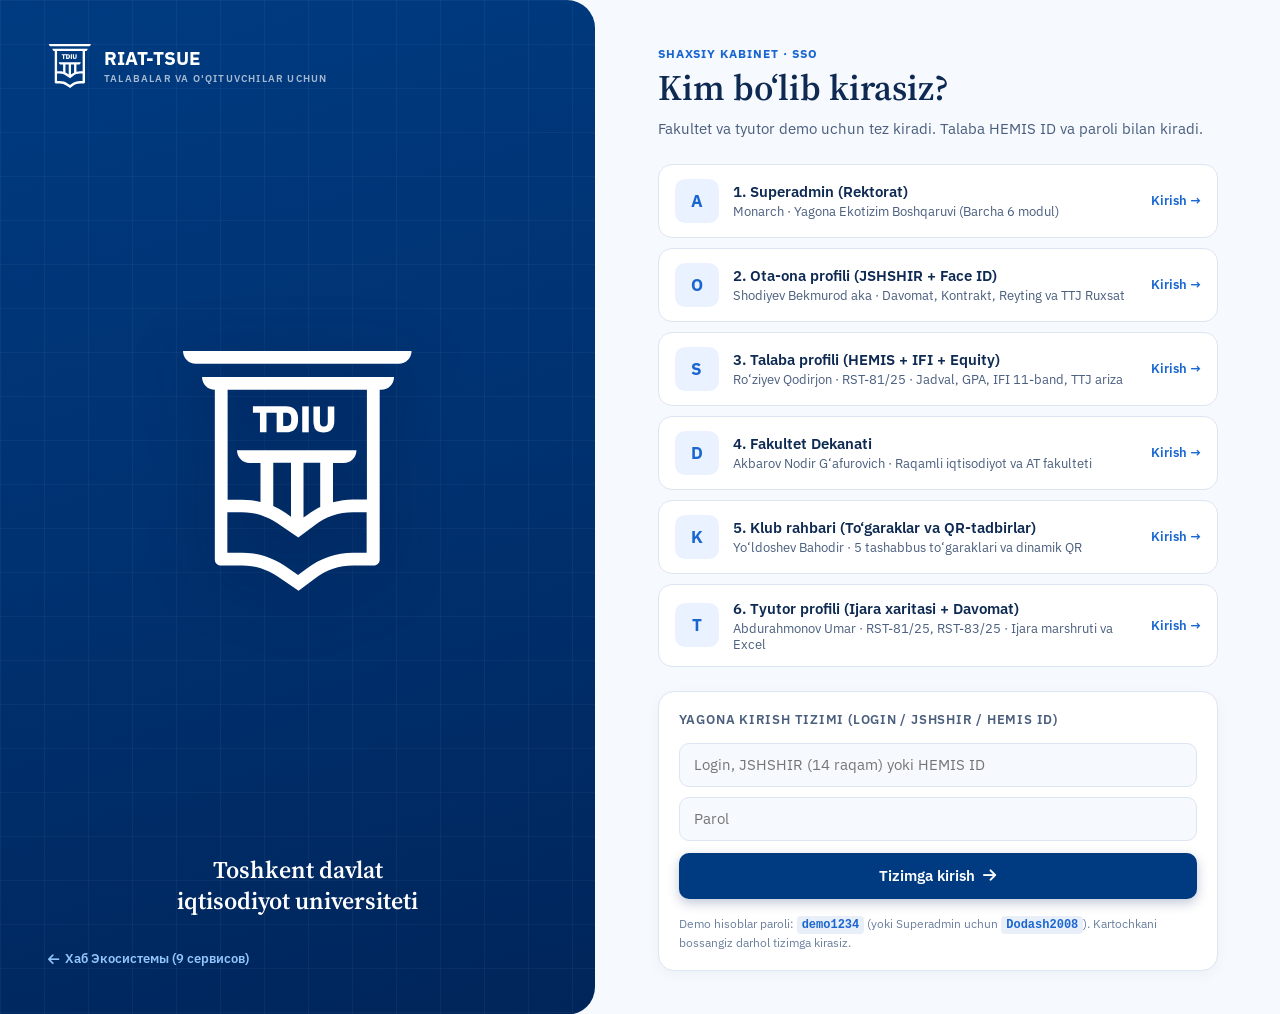
<file: auth.html>
<!DOCTYPE html>
<html lang="ru">
<head>
  <meta charset="UTF-8">
  <meta name="viewport" content="width=device-width, initial-scale=1, viewport-fit=cover">
  <title>RIAT-TSUE Identity · Авторизация и регистрация</title>
  <link rel="icon" href="/assets/images/faculty_logo.png">
  <link rel="preconnect" href="https://fonts.googleapis.com">
  <link rel="preconnect" href="https://fonts.gstatic.com" crossorigin>
  <link rel="stylesheet" href="https://fonts.googleapis.com/css2?family=IBM+Plex+Sans:wght@400;500;600;700&family=Source+Serif+4:opsz,wght@8..60,600&family=Outfit:wght@400;500;600;700;800&display=swap">
  <link rel="stylesheet" href="https://cdnjs.cloudflare.com/ajax/libs/font-awesome/6.5.1/css/all.min.css">
  <style>
    :root {
      --ink: #003B81;
      --ink-deep: #00255A;
      --accent: #1A66D1;
      --accent-soft: #EAF2FF;
      --text: #0E2A52;
      --muted: #4A5E7E;
      --faint: #6B7F9E;
      --line: #DCE5F2;
      --line-soft: #E9EFF8;
      --sunken: #F3F7FD;
      --page: #F6F9FD;
      --ok: #1E8A5F;
      --ok-bg: #E8F6EF;
      --warn: #9A6A12;
      --warn-bg: #FFF4DC;
      --bad: #B3402F;
      --bad-bg: #FDECE8;
      --ease: cubic-bezier(.2,.7,.2,1);
      --sans: "IBM Plex Sans", system-ui, -apple-system, "Segoe UI", Roboto, sans-serif;
      --serif: "Source Serif 4", Georgia, serif;
    }

    * { box-sizing: border-box; margin: 0; padding: 0; }
    body {
      margin: 0;
      font: 15px/1.6 var(--sans);
      color: var(--text);
      background: var(--page);
      -webkit-font-smoothing: antialiased;
      min-height: 100vh;
    }

    .login {
      min-height: 100vh;
      display: grid;
      grid-template-columns: minmax(0, 1fr) minmax(0, 1.15fr);
    }

    /* ── EXACT TELEGRAM DEMO STORY BLUEPRINT PANEL ── */
    .story {
      position: relative;
      overflow: hidden;
      color: #fff;
      padding: 44px 48px;
      display: flex;
      flex-direction: column;
      gap: 22px;
      border-radius: 0 28px 28px 0;
      background: 
        linear-gradient(rgba(255,255,255,.04) 1px, transparent 1px) 0 0/44px 44px,
        linear-gradient(90deg, rgba(255,255,255,.04) 1px, transparent 1px) 0 0/44px 44px,
        linear-gradient(165deg, #003B81, #00306E 55%, #00255A);
      animation: gridDrift 28s linear infinite;
    }
    @keyframes gridDrift {
      from { background-position: 0 0, 0 0, 0 0; }
      to { background-position: 44px 44px, 44px 44px, 0 0; }
    }

    .story > * { position: relative; z-index: 1; }

    .brand {
      display: flex;
      align-items: center;
      gap: 12px;
      font-weight: 700;
      letter-spacing: -.01em;
    }
    .brand .logo {
      width: 44px;
      height: 44px;
      display: inline-block;
      flex-shrink: 0;
    }
    .brand .logo svg {
      width: 100%;
      height: 100%;
      display: block;
    }
    .brand > span:last-child {
      display: flex;
      flex-direction: column;
      line-height: 1.15;
      font-size: 19px;
    }
    .brand small {
      font-size: 10px;
      font-weight: 600;
      letter-spacing: .12em;
      opacity: .65;
      text-transform: uppercase;
      margin-top: 3px;
    }

    /* ── EXACT EMBLEM ANIMATION (DRAW, FILL, FLOAT, EXPANDING RINGS) ── */
    .emblem {
      flex: 1;
      position: relative;
      display: grid;
      place-items: center;
      min-height: 260px;
    }
    .emb {
      width: clamp(140px, 48%, 230px);
      animation: floatY 7s ease-in-out 2.4s infinite;
    }
    .emb svg {
      width: 100%;
      height: auto;
      display: block;
      overflow: visible;
      filter: drop-shadow(0 12px 30px rgba(0, 20, 60, .45));
    }
    .emb path {
      fill: transparent;
      stroke: #fff;
      stroke-width: 1.5;
      stroke-dasharray: 1;
      stroke-dashoffset: 1;
      animation: draw 1.5s ease-in-out .3s forwards, fillIn .6s ease-out 1.6s forwards;
    }
    .ring {
      position: absolute;
      left: 50%;
      top: 50%;
      width: clamp(240px, 70%, 420px);
      aspect-ratio: 1;
      border: 1px solid rgba(255, 255, 255, .2);
      border-radius: 50%;
      opacity: 0;
      animation: ringOut 6s ease-out infinite;
    }
    .r2 { animation-delay: 2s; }
    .r3 { animation-delay: 4s; }

    @keyframes draw { to { stroke-dashoffset: 0; } }
    @keyframes fillIn { to { fill: #fff; stroke-opacity: 0; } }
    @keyframes floatY { 0%, 100% { transform: translateY(0); } 50% { transform: translateY(-10px); } }
    @keyframes ringOut {
      0% { transform: translate(-50%, -50%) scale(.55); opacity: .55; }
      100% { transform: translate(-50%, -50%) scale(1.5); opacity: 0; }
    }
    @keyframes fade { from { opacity: 0; } to { opacity: 1; } }
    @keyframes up { from { opacity: 0; transform: translateY(12px); } to { opacity: 1; transform: translateY(0); } }

    .uni {
      text-align: center;
      font: 600 clamp(18px, 1vw + 12px, 24px)/1.3 var(--serif);
      color: #fff;
      opacity: 0;
      animation: fade .8s ease 1.9s forwards;
    }

    .story-link-back {
      color: #93c5fd;
      text-decoration: none;
      font-size: 13px;
      font-weight: 600;
      display: inline-flex;
      align-items: center;
      gap: 6px;
      margin-top: 10px;
      transition: color .2s;
    }
    .story-link-back:hover { color: #ffffff; }

    /* ── RIGHT PANEL: KIM BO'LIB KIRASIZ? ── */
    .pick {
      padding: 44px 40px;
      display: flex;
      flex-direction: column;
      justify-content: center;
      gap: 18px;
      max-width: 640px;
      width: 100%;
      margin: 0 auto;
      animation: up .5s var(--ease) both;
    }
    .pick .eyebrow {
      font-size: 12px;
      font-weight: 700;
      letter-spacing: .08em;
      text-transform: uppercase;
      color: var(--accent);
      margin-bottom: 4px;
    }
    .pick h2 {
      margin: 0;
      font-size: clamp(28px, 1.4vw + 20px, 36px);
      font-weight: 600;
      line-height: 1.15;
      font-family: var(--serif);
      color: var(--text);
    }
    .pick p.muted {
      margin: 8px 0 0;
      color: var(--muted);
      font-size: 14.5px;
    }

    .rolecards {
      display: grid;
      gap: 10px;
      margin: 6px 0;
    }
    .rolecard {
      display: flex;
      align-items: center;
      gap: 14px;
      padding: 14px 16px;
      border: 1.5px solid var(--line);
      border-radius: 14px;
      background: #fff;
      text-align: left;
      width: 100%;
      cursor: pointer;
      font-family: inherit;
      color: var(--text);
      transition: border-color .2s, transform .18s var(--ease), background-color .2s;
    }
    .rolecard:hover {
      border-color: var(--accent);
      background: var(--accent-soft);
      transform: translateY(-1px);
    }
    .rolecard:active { transform: scale(.985); }

    .rc-ic {
      width: 44px;
      height: 44px;
      border-radius: 10px;
      background: var(--accent-soft);
      color: var(--accent);
      display: flex;
      align-items: center;
      justify-content: center;
      font-weight: 700;
      font-size: 17px;
      flex-shrink: 0;
    }
    .rc-t {
      flex: 1;
      min-width: 0;
      display: flex;
      flex-direction: column;
    }
    .rc-t b { font-size: 15px; font-weight: 600; color: var(--text); }
    .rc-t span { font-size: 12.5px; color: var(--muted); margin-top: 2px; }
    .rc-go {
      font-size: 13px;
      font-weight: 600;
      color: var(--accent);
      white-space: nowrap;
    }

    /* Form Container */
    .formbox {
      padding: 18px 20px;
      border: 1.5px solid var(--line);
      border-radius: 16px;
      background: #fff;
      display: grid;
      gap: 12px;
      box-shadow: 0 4px 14px rgba(0, 34, 77, 0.04);
    }
    .formbox .lbl {
      font-size: 13px;
      font-weight: 600;
      color: var(--muted);
      text-transform: uppercase;
      letter-spacing: .06em;
    }
    .formbox input {
      width: 100%;
      height: 44px;
      padding: 0 14px;
      border: 1.5px solid var(--line);
      border-radius: 10px;
      font-family: inherit;
      font-size: 14.5px;
      color: var(--text);
      background: var(--page);
      outline: none;
      transition: all .2s;
    }
    .formbox input:focus {
      border-color: var(--accent);
      background: #fff;
      box-shadow: 0 0 0 3px rgba(26, 102, 209, .15);
    }
    .btn-submit {
      width: 100%;
      height: 46px;
      background: var(--ink);
      color: #fff;
      border: none;
      border-radius: 10px;
      font-family: inherit;
      font-size: 15px;
      font-weight: 600;
      cursor: pointer;
      display: flex;
      align-items: center;
      justify-content: center;
      gap: 8px;
      transition: all .2s var(--ease);
      box-shadow: 0 4px 12px rgba(0, 37, 90, .25);
    }
    .btn-submit:hover {
      background: var(--ink-deep);
      transform: translateY(-1px);
      box-shadow: 0 6px 16px rgba(0, 37, 90, .35);
    }

    .alert {
      padding: 10px 14px;
      border-radius: 8px;
      font-size: 13px;
      display: none;
    }
    .alert-err { background: var(--bad-bg); color: var(--bad); border: 1px solid var(--bad); }
    .alert-ok { background: var(--ok-bg); color: var(--ok); border: 1px solid var(--ok); }

    .footnotes {
      font-size: 12px;
      color: var(--faint);
      line-height: 1.5;
      margin-top: 4px;
    }
    .footnotes code {
      background: var(--line-soft);
      padding: 2px 5px;
      border-radius: 4px;
      color: var(--accent);
      font-weight: 600;
    }

    @media (max-width: 980px) {
      .login { grid-template-columns: 1fr; }
      .story { border-radius: 0 0 24px 24px; padding: 30px 24px; gap: 14px; }
      .emblem { min-height: 180px; }
      .emb { width: 120px; }
      .ring { width: 230px; }
      .uni { font-size: 17px; }
      .pick { padding: 28px 20px; }
    }
  </style>
</head>
<body>

  <div class="login">
    
    
    <aside class="story">
      <div class="brand">
        <span class="logo">
          <svg role="img" aria-label="TDIU logotipi" viewBox="0 0 118 123" fill="none" xmlns="http://www.w3.org/2000/svg">
            <path d="M0 0C0 3.63348 2.94446 6.59409 6.55811 6.59409H110.685C114.298 6.59409 117.243 3.63348 117.243 0H0Z" fill="white"/>
            <path d="M9.77023 13.3228C9.77023 16.9562 12.7147 19.9168 16.3283 19.9168V104.429V106.986C16.3283 108.735 17.6667 110.081 19.4066 110.081H30.3814C36.9395 110.081 43.23 112.1 48.5835 115.733L59.2906 123L67.7225 116.675C73.3437 112.369 80.3034 110.081 87.263 110.081H97.8363C99.5762 110.081 100.915 108.735 100.915 106.986V104.429V19.9168H101.718C105.331 19.9168 108.276 16.9562 108.276 13.3228H9.77023ZM63.7073 111.427L59.023 114.926L52.1972 110.216C45.7729 105.775 38.1441 103.487 30.2476 103.487H22.7526V82.7626H30.2476C36.8057 82.7626 43.0961 84.7812 48.4497 88.4147L59.1568 95.6816L67.5887 89.3567C73.2099 85.0503 80.1695 82.7626 87.1292 82.7626H94.2226V103.487H87.1292C78.8311 103.487 70.5331 106.313 63.7073 111.427ZM55.4093 57.3282V85.0503L52.331 82.8971C50.4573 81.5514 48.4497 80.4748 46.3083 79.5328V57.3282H55.4093ZM61.9674 57.3282H70.3993V80.0426L71.2023 79.6674C68.5255 80.8786 66.1164 82.3589 63.7073 84.1083L61.8336 85.454V57.3282H61.9674ZM94.3565 76.1685H87.263C83.7832 76.1685 80.3034 76.7068 76.9574 77.6488V57.4628H82.4448C86.0584 57.4628 89.0029 54.5022 89.0029 50.8687H27.7047C27.7047 54.5022 30.6491 57.4628 34.2628 57.4628H39.7502V77.5142C36.6719 76.7068 33.5936 76.3031 30.3814 76.3031H22.8865V19.9168H94.3565V76.1685Z" fill="white"/>
            <path d="M39.4825 41.7177H42.8285V31.6247H48.0482V41.7177H52.7325C54.7401 41.7177 56.3462 41.1794 57.4169 40.1028C58.4876 39.0263 59.023 37.4114 59.023 35.3928V34.5853C59.023 32.7013 58.4876 31.0864 57.4169 30.0098C56.3462 28.9333 54.7401 28.395 52.7325 28.395H48.4497H48.0482H35.8688V31.6247H39.4825V41.7177V41.7177ZM51.3942 31.6247H52.5987C53.6694 31.6247 54.3386 31.8939 54.874 32.2976C55.2755 32.7013 55.5432 33.5088 55.5432 34.5853V35.3928C55.5432 36.6039 55.2755 37.4114 54.874 37.8151C54.4725 38.2188 53.6694 38.488 52.5987 38.488H51.3942V31.6247Z" fill="white"/>
            <path d="M64.5104 28.395H61.1644V41.7177H64.5104V28.395Z" fill="white"/>
            <path d="M68.124 40.372C68.6594 40.9103 69.1947 41.1794 69.8639 41.4486C70.5331 41.7177 71.3362 41.8523 72.1392 41.8523C72.9422 41.8523 73.7452 41.7177 74.4144 41.4486C75.0836 41.1794 75.619 40.7757 76.1544 40.372C76.6897 39.8337 76.9574 39.2954 77.2251 38.6225C77.4927 37.9497 77.6266 37.1422 77.6266 36.3348V28.5295H74.2806V36.3348C74.2806 37.2768 74.1468 37.9497 73.7452 38.2188C73.3437 38.6225 72.9422 38.7571 72.273 38.7571C71.6038 38.7571 71.0685 38.6225 70.8008 38.2188C70.3993 37.8151 70.2654 37.1422 70.2654 36.3348V28.5295H66.9195V36.3348C66.9195 37.1422 67.0533 37.9497 67.321 38.6225C67.321 39.2954 67.5887 39.8337 68.124 40.372Z" fill="white"/>
          </svg>
        </span>
        <span>RIAT-TSUE<small>TALABALAR VA O'QITUVCHILAR UCHUN</small></span>
      </div>

      <div class="emblem" aria-hidden="true">
        <i class="ring r1"></i>
        <i class="ring r2"></i>
        <i class="ring r3"></i>
        <div class="emb">
          <svg viewBox="0 0 118 123" fill="none" xmlns="http://www.w3.org/2000/svg">
            <path pathLength="1" d="M0 0C0 3.63348 2.94446 6.59409 6.55811 6.59409H110.685C114.298 6.59409 117.243 3.63348 117.243 0H0Z" fill="white"/>
            <path pathLength="1" d="M9.77023 13.3228C9.77023 16.9562 12.7147 19.9168 16.3283 19.9168V104.429V106.986C16.3283 108.735 17.6667 110.081 19.4066 110.081H30.3814C36.9395 110.081 43.23 112.1 48.5835 115.733L59.2906 123L67.7225 116.675C73.3437 112.369 80.3034 110.081 87.263 110.081H97.8363C99.5762 110.081 100.915 108.735 100.915 106.986V104.429V19.9168H101.718C105.331 19.9168 108.276 16.9562 108.276 13.3228H9.77023ZM63.7073 111.427L59.023 114.926L52.1972 110.216C45.7729 105.775 38.1441 103.487 30.2476 103.487H22.7526V82.7626H30.2476C36.8057 82.7626 43.0961 84.7812 48.4497 88.4147L59.1568 95.6816L67.5887 89.3567C73.2099 85.0503 80.1695 82.7626 87.1292 82.7626H94.2226V103.487H87.1292C78.8311 103.487 70.5331 106.313 63.7073 111.427ZM55.4093 57.3282V85.0503L52.331 82.8971C50.4573 81.5514 48.4497 80.4748 46.3083 79.5328V57.3282H55.4093ZM61.9674 57.3282H70.3993V80.0426L71.2023 79.6674C68.5255 80.8786 66.1164 82.3589 63.7073 84.1083L61.8336 85.454V57.3282H61.9674ZM94.3565 76.1685H87.263C83.7832 76.1685 80.3034 76.7068 76.9574 77.6488V57.4628H82.4448C86.0584 57.4628 89.0029 54.5022 89.0029 50.8687H27.7047C27.7047 54.5022 30.6491 57.4628 34.2628 57.4628H39.7502V77.5142C36.6719 76.7068 33.5936 76.3031 30.3814 76.3031H22.8865V19.9168H94.3565V76.1685Z" fill="white"/>
            <path pathLength="1" d="M39.4825 41.7177H42.8285V31.6247H48.0482V41.7177H52.7325C54.7401 41.7177 56.3462 41.1794 57.4169 40.1028C58.4876 39.0263 59.023 37.4114 59.023 35.3928V34.5853C59.023 32.7013 58.4876 31.0864 57.4169 30.0098C56.3462 28.9333 54.7401 28.395 52.7325 28.395H48.4497H48.0482H35.8688V31.6247H39.4825V41.7177V41.7177ZM51.3942 31.6247H52.5987C53.6694 31.6247 54.3386 31.8939 54.874 32.2976C55.2755 32.7013 55.5432 33.5088 55.5432 34.5853V35.3928C55.5432 36.6039 55.2755 37.4114 54.874 37.8151C54.4725 38.2188 53.6694 38.488 52.5987 38.488H51.3942V31.6247Z" fill="white"/>
            <path pathLength="1" d="M64.5104 28.395H61.1644V41.7177H64.5104V28.395Z" fill="white"/>
            <path pathLength="1" d="M68.124 40.372C68.6594 40.9103 69.1947 41.1794 69.8639 41.4486C70.5331 41.7177 71.3362 41.8523 72.1392 41.8523C72.9422 41.8523 73.7452 41.7177 74.4144 41.4486C75.0836 41.1794 75.619 40.7757 76.1544 40.372C76.6897 39.8337 76.9574 39.2954 77.2251 38.6225C77.4927 37.9497 77.6266 37.1422 77.6266 36.3348V28.5295H74.2806V36.3348C74.2806 37.2768 74.1468 37.9497 73.7452 38.2188C73.3437 38.6225 72.9422 38.7571 72.273 38.7571C71.6038 38.7571 71.0685 38.6225 70.8008 38.2188C70.3993 37.8151 70.2654 37.1422 70.2654 36.3348V28.5295H66.9195V36.3348C66.9195 37.1422 67.0533 37.9497 67.321 38.6225C67.321 39.2954 67.5887 39.8337 68.124 40.372Z" fill="white"/>
          </svg>
        </div>
      </div>

      <div class="uni">Toshkent davlat<br>iqtisodiyot universiteti</div>

      <div>
        <a href="/ecosystem" class="story-link-back"><i class="fa-solid fa-arrow-left"></i> Хаб Экосистемы (9 сервисов)</a>
      </div>
    </aside>

    
    <main class="pick">
      <div>
        <div class="eyebrow">Shaxsiy kabinet · SSO</div>
        <h2>Kim bo‘lib kirasiz?</h2>
        <p class="muted">Fakultet va tyutor demo uchun tez kiradi. Talaba HEMIS ID va paroli bilan kiradi.</p>
      </div>

      <div class="rolecards">
        <button class="rolecard" onclick="selectQuickRole('monarch', 'Dodash2008')">
          <span class="rc-ic">A</span>
          <span class="rc-t">
            <b>1. Superadmin (Rektorat)</b>
            <span>Monarch · Yagona Ekotizim Boshqaruvi (Barcha 6 modul)</span>
          </span>
          <span class="rc-go">Kirish →</span>
        </button>

        <button class="rolecard" onclick="selectQuickRole('ota.demo', 'demo1234')">
          <span class="rc-ic">O</span>
          <span class="rc-t">
            <b>2. Ota-ona profili (JSHSHIR + Face ID)</b>
            <span>Shodiyev Bekmurod aka · Davomat, Kontrakt, Reyting va TTJ Ruxsat</span>
          </span>
          <span class="rc-go">Kirish →</span>
        </button>

        <button class="rolecard" onclick="selectQuickRole('sardor.alisherov', 'demo1234')">
          <span class="rc-ic">S</span>
          <span class="rc-t">
            <b>3. Talaba profili (HEMIS + IFI + Equity)</b>
            <span>Ro‘ziyev Qodirjon · RST-81/25 · Jadval, GPA, IFI 11-band, TTJ ariza</span>
          </span>
          <span class="rc-go">Kirish →</span>
        </button>

        <button class="rolecard" onclick="selectQuickRole('dekanat.demo', 'demo1234')">
          <span class="rc-ic">D</span>
          <span class="rc-t">
            <b>4. Fakultet Dekanati</b>
            <span>Akbarov Nodir G‘afurovich · Raqamli iqtisodiyot va AT fakulteti</span>
          </span>
          <span class="rc-go">Kirish →</span>
        </button>

        <button class="rolecard" onclick="selectQuickRole('klub.demo', 'demo1234')">
          <span class="rc-ic">K</span>
          <span class="rc-t">
            <b>5. Klub rahbari (To‘garaklar va QR-tadbirlar)</b>
            <span>Yo‘ldoshev Bahodir · 5 tashabbus to‘garaklari va dinamik QR</span>
          </span>
          <span class="rc-go">Kirish →</span>
        </button>

        <button class="rolecard" onclick="selectQuickRole('tyutor.demo', 'demo1234')">
          <span class="rc-ic">T</span>
          <span class="rc-t">
            <b>6. Tyutor profili (Ijara xaritasi + Davomat)</b>
            <span>Abdurahmonov Umar · RST-81/25, RST-83/25 · Ijara marshruti va Excel</span>
          </span>
          <span class="rc-go">Kirish →</span>
        </button>
      </div>

      <div class="formbox">
        <div class="lbl">Yagona kirish tizimi (Login / JSHSHIR / HEMIS ID)</div>
        
        <div class="alert alert-err" id="authErr"></div>
        <div class="alert alert-ok" id="authOk"></div>

        <form onsubmit="handleAuthSubmit(event)">
          <input 
            type="text" 
            id="authLogin" 
            placeholder="Login, JSHSHIR (14 raqam) yoki HEMIS ID" 
            required
            autocomplete="username"
            style="margin-bottom: 10px;"
          >
          <input 
            type="password" 
            id="authPassword" 
            placeholder="Parol" 
            required
            autocomplete="current-password"
            style="margin-bottom: 12px;"
          >
          <button type="submit" class="btn-submit">
            <span>Tizimga kirish</span>
            <i class="fa-solid fa-arrow-right"></i>
          </button>
        </form>

        <div class="footnotes">
          Demo hisoblar paroli: <code>demo1234</code> (yoki Superadmin uchun <code>Dodash2008</code>). Kartochkani bossangiz darhol tizimga kirasiz.
        </div>
      </div>
    </main>

  </div>

  <script>
    const USERS_DB = {
      'monarch': { login: 'monarch', role: 'admin', name: 'Monarch', surname: 'Rektorat', grp: '-', faculty: 'Raqamli iqtisodiyot va axborot texnologiyalari fakulteti', pass: 'Dodash2008' },
      'admin': { login: 'monarch', role: 'admin', name: 'Monarch', surname: 'Rektorat', grp: '-', faculty: 'Raqamli iqtisodiyot va axborot texnologiyalari fakulteti', pass: 'demo1234' },
      'ota.demo': { login: 'ota.demo', role: 'parent', name: 'Bekmurod aka', surname: 'Shodiyev', grp: '-', faculty: 'Raqamli iqtisodiyot va axborot texnologiyalari fakulteti', pass: 'demo1234' },
      '31004751230088': { login: 'ota.demo', role: 'parent', name: 'Bekmurod aka', surname: 'Shodiyev', grp: '-', faculty: 'Raqamli iqtisodiyot va axborot texnologiyalari fakulteti', pass: 'demo1234' },
      'sardor.alisherov': { login: 'sardor.alisherov', role: 'student', name: 'Qodirjon', surname: "Ro'ziyev", grp: 'RST-81/25', faculty: 'Raqamli iqtisodiyot', pass: 'demo1234' },
      '362251100001': { login: 'sardor.alisherov', role: 'student', name: 'Qodirjon', surname: "Ro'ziyev", grp: 'RST-81/25', faculty: 'Raqamli iqtisodiyot', pass: 'demo12345' },
      'dekanat.demo': { login: 'dekanat.demo', role: 'dean', name: 'Nodir', surname: 'Akbarov', grp: '-', faculty: 'Raqamli iqtisodiyot va axborot texnologiyalari fakulteti', pass: 'demo1234' },
      'fakultet@tdiu.uz': { login: 'dekanat.demo', role: 'dean', name: 'Nodir', surname: 'Akbarov', grp: '-', faculty: 'Raqamli iqtisodiyot va axborot texnologiyalari fakulteti', pass: 'demo12345' },
      'klub.demo': { login: 'klub.demo', role: 'club', name: 'Bahodir', surname: "Yo'ldoshev", grp: '-', faculty: 'Raqamli iqtisodiyot va axborot texnologiyalari fakulteti', pass: 'demo1234' },
      'tyutor.demo': { login: 'tyutor.demo', role: 'tutor', name: 'Umar', surname: 'Abdurahmonov', grp: '-', faculty: 'Raqamli iqtisodiyot va axborot texnologiyalari fakulteti', pass: 'demo1234' },
      'nodira@tdiu.uz': { login: 'tyutor.demo', role: 'tutor', name: 'Umar', surname: 'Abdurahmonov', grp: '-', faculty: 'Raqamli iqtisodiyot va axborot texnologiyalari fakulteti', pass: 'demo12345' }
    };

    function selectQuickRole(login, pass) {
      document.getElementById('authLogin').value = login;
      document.getElementById('authPassword').value = pass;
      handleAuthSubmit(new Event('submit'));
    }

    function handleAuthSubmit(e) {
      if (e && e.preventDefault) e.preventDefault();
      const login = document.getElementById('authLogin').value.trim().toLowerCase();
      const pass = document.getElementById('authPassword').value.trim();
      const errEl = document.getElementById('authErr');
      const okEl = document.getElementById('authOk');

      const user = USERS_DB[login];
      if (user && (user.pass === pass || pass === 'demo1234' || pass === 'demo12345' || pass === 'Dodash2008')) {
        errEl.style.display = 'none';
        okEl.textContent = 'Muvaffaqiyatli kirildi! Yo‘naltirilmoqda...';
        okEl.style.display = 'block';

        localStorage.setItem('riat_user', JSON.stringify({
          login: user.login,
          username: user.login,
          name: user.name,
          surname: user.surname || '',
          role: user.role,
          grp: user.grp || '-',
          faculty: user.faculty || 'Raqamli iqtisodiyot'
        }));

        const params = new URLSearchParams(window.location.search);
        const nextUrl = params.get('next') || '/univerlife';
        setTimeout(() => {
          window.location.href = nextUrl;
        }, 350);
      } else {
        okEl.style.display = 'none';
        errEl.textContent = 'Login yoki parol noto‘g‘ri kiritildi.';
        errEl.style.display = 'block';
      }
    }
  </script>
</body>
</html>
</file>
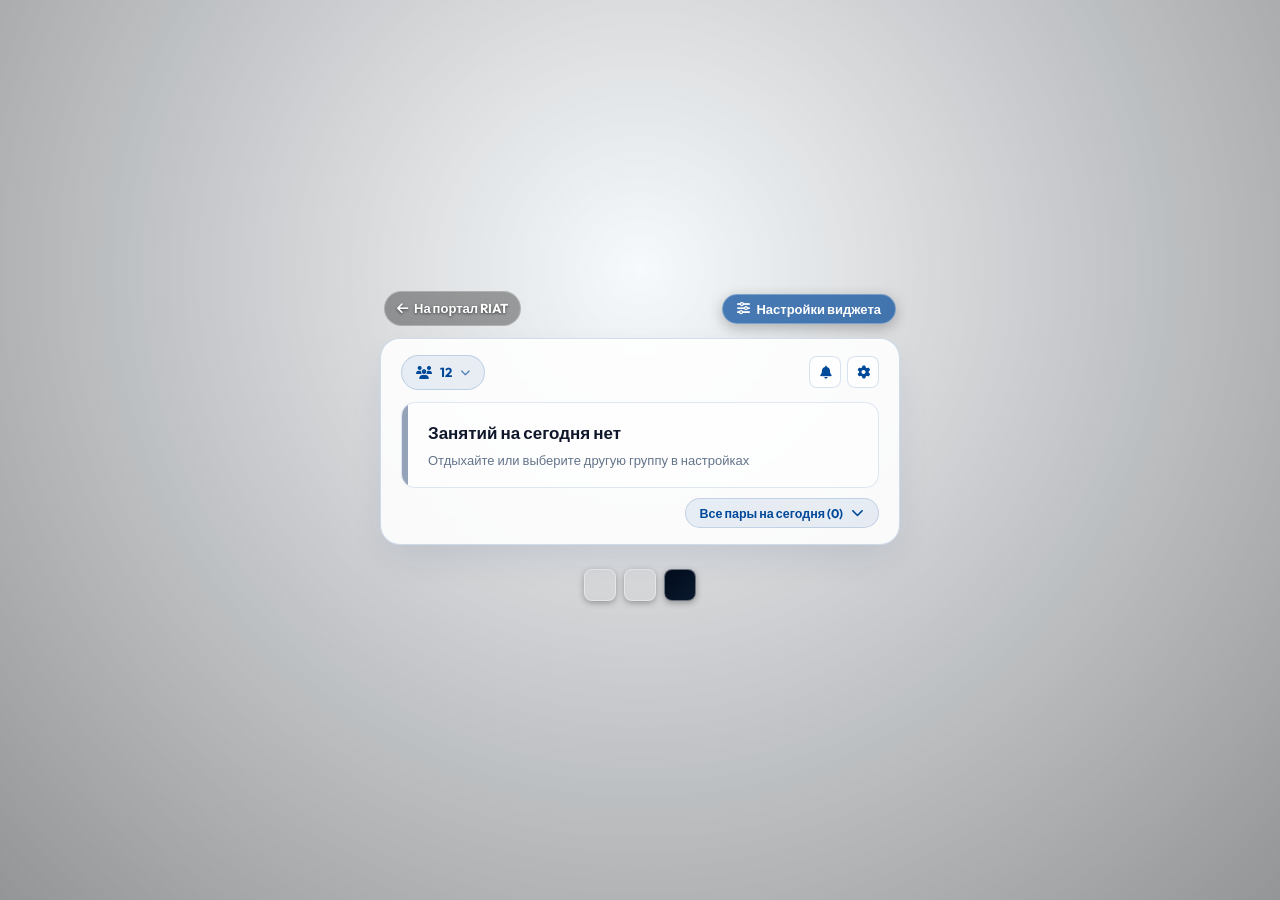
<file: widget.html>
<!DOCTYPE html>
<html lang="ru">
<head>
  <meta charset="UTF-8">
  <meta name="viewport" content="width=device-width, initial-scale=1.0, maximum-scale=1.0, user-scalable=no, viewport-fit=cover">
  <title>Виджет Расписания | RIAT-TDIU</title>
  <link rel="icon" type="image/png" href="/assets/images/faculty_logo.png">
  <link rel="apple-touch-icon" href="/assets/images/faculty_logo.png">
  <link rel="manifest" href="/manifest.json">
  <meta name="theme-color" content="#004899">
  <meta name="mobile-web-app-capable" content="yes">
  <meta name="apple-mobile-web-app-capable" content="yes">
  <meta name="apple-mobile-web-app-status-bar-style" content="black-translucent">
  <link rel="preconnect" href="https://fonts.googleapis.com">
  <link rel="preconnect" href="https://fonts.gstatic.com" crossorigin>
  <link href="https://fonts.googleapis.com/css2?family=Outfit:wght@400;500;600;700;800;900&display=swap" rel="stylesheet">
  <link rel="stylesheet" href="https://cdnjs.cloudflare.com/ajax/libs/font-awesome/6.4.0/css/all.min.css">
  <link rel="stylesheet" href="style.css">
  <style>
    body.standalone-widget-mode {
      min-height: 100dvh;
      margin: 0;
      padding: 16px;
      display: flex;
      flex-direction: column;
      align-items: center;
      justify-content: center;
      box-sizing: border-box;
      background-size: cover;
      background-position: center;
      background-repeat: no-repeat;
      background-attachment: fixed;
      font-family: 'Outfit', -apple-system, sans-serif;
      overflow-x: hidden;
      padding-bottom: 24px;
    }
    body.standalone-widget-mode::before {
      display: none;
    }
    .widget-page-backdrop-overlay {
      position: fixed;
      inset: 0;
      background: radial-gradient(circle at 50% 30%, rgba(255,255,255,0.15) 0%, rgba(0,0,0,0.4) 100%);
      pointer-events: none;
      z-index: 0;
    }
    .widget-container-box {
      position: relative;
      z-index: 1;
      width: 100%;
      max-width: 520px;
    }
    .widget-top-actions {
      display: flex;
      justify-content: space-between;
      align-items: center;
      margin-bottom: 12px;
      padding: 0 4px;
    }
    .widget-back-link {
      display: inline-flex;
      align-items: center;
      gap: 6px;
      color: #ffffff;
      text-shadow: 0 1px 3px rgba(0,0,0,0.6);
      font-size: 13px;
      font-weight: 700;
      text-decoration: none;
      background: rgba(0, 0, 0, 0.35);
      backdrop-filter: blur(8px);
      padding: 6px 12px;
      border-radius: 100px;
      border: 1px solid rgba(255,255,255,0.25);
    }
    .widget-settings-trigger-btn {
      display: inline-flex;
      align-items: center;
      gap: 6px;
      color: #ffffff;
      background: rgba(0, 72, 153, 0.7);
      backdrop-filter: blur(8px);
      border: 1px solid rgba(255,255,255,0.3);
      padding: 6px 14px;
      border-radius: 100px;
      font-family: inherit;
      font-size: 13px;
      font-weight: 700;
      cursor: pointer;
      box-shadow: 0 4px 14px rgba(0,0,0,0.25);
      transition: all 0.2s;
    }
    .widget-settings-trigger-btn:hover {
      background: #004899;
      transform: translateY(-1px);
    }
    .widget-wallpaper-picker {
      margin-top: 14px;
      display: flex;
      justify-content: center;
      gap: 8px;
    }
    .wp-btn {
      border: 1.5px solid rgba(255,255,255,0.4);
      border-radius: 8px;
      width: 32px;
      height: 32px;
      cursor: pointer;
      background-size: cover;
      box-shadow: 0 2px 6px rgba(0,0,0,0.3);
      transition: transform 0.2s;
    }
    .wp-btn:hover { transform: scale(1.1); }
  </style>
</head>
<body class="standalone-widget-mode" id="widgetBody" style="background-image: url('https://images.unsplash.com/photo-1506744038136-46273834b3fb?auto=format&fit=crop&w=1200&q=80');">

  <div class="widget-page-backdrop-overlay"></div>

  <div class="widget-container-box">
    <div class="widget-top-actions">
      <a href="/" class="widget-back-link">
        <i class="fa-solid fa-arrow-left"></i> На портал RIAT
      </a>
      <button class="widget-settings-trigger-btn" onclick="openWidgetConfigModal()">
        <i class="fa-solid fa-sliders"></i> Настройки виджета
      </button>
    </div>
    <div id="timetableWidgetContainer"></div>
    <div class="widget-wallpaper-picker">
      <button class="wp-btn" title="Природа / Светлые обои" style="background: url('https://images.unsplash.com/photo-1506744038136-46273834b3fb?auto=format&fit=crop&w=150&q=80');" onclick="setWallpaper('https://images.unsplash.com/photo-1506744038136-46273834b3fb?auto=format&fit=crop&w=1200&q=80')"></button>
      <button class="wp-btn" title="Город / Тёмные обои" style="background: url('https://images.unsplash.com/photo-1519501025264-65ba15a82390?auto=format&fit=crop&w=150&q=80');" onclick="setWallpaper('https://images.unsplash.com/photo-1519501025264-65ba15a82390?auto=format&fit=crop&w=1200&q=80')"></button>
      <button class="wp-btn" title="Глубокий синий" style="background: linear-gradient(135deg, #020c1b 0%, #0a192f 100%);" onclick="setWallpaper('linear-gradient(135deg, #020c1b 0%, #0a192f 100%)', true)"></button>
    </div>
  </div>
  <div class="auth-modal-overlay" id="timetableWidgetModal" onclick="if(event.target.id==='timetableWidgetModal') closeWidgetConfigModal()">
    <div class="auth-modal-card pwa-ios-modal-card" style="max-width: 440px;">
      <div class="auth-modal-header">
        <div class="auth-modal-logo">
          <i class="fa-solid fa-sliders" style="font-size:22px; color:var(--primary-blue);"></i>
        </div>
        <div>
          <div class="auth-modal-title">Настройки виджета</div>
          <div class="auth-modal-subtitle">Тема, прозрачность, расписание и сигнал</div>
        </div>
        <button class="auth-modal-close" onclick="closeWidgetConfigModal()">&times;</button>
      </div>
      <div class="auth-modal-body">
        <div class="auth-form-group">
          <label class="auth-form-label">Тип отображения</label>
          <select class="auth-form-input" id="ttwTargetType" onchange="populateWidgetTargetOptions()">
            <option value="group">Группа</option>
            <option value="teacher">Преподаватель</option>
            <option value="room">Аудитория</option>
          </select>
        </div>

        <div class="auth-form-group">
          <label class="auth-form-label">Выберите группу / преподавателя / кабинет</label>
          <select class="auth-form-input" id="ttwTargetVal"></select>
        </div>

        <div class="auth-form-group">
          <label class="auth-form-label">Тема оформления (Glassmorphism)</label>
          <select class="auth-form-input" id="ttwTheme">
            <option value="glass-light">Светлое стекло (Glass Light)</option>
            <option value="glass-dark">Темное стекло (Glass Dark)</option>
            <option value="glass-oled">Глубокий OLED (Glass OLED)</option>
          </select>
        </div>

        <div class="auth-form-group">
          <div style="display:flex; justify-content:space-between; align-items:center; margin-bottom:4px;">
            <label class="auth-form-label" style="margin:0;">Прозрачность стекла</label>
            <span id="ttwOpacityVal" style="font-size:12.5px; font-weight:700; color:var(--primary-blue);">88%</span>
          </div>
          <input type="range" id="ttwOpacity" min="15" max="100" value="88" style="width:100%; accent-color:var(--primary-blue);" oninput="document.getElementById('ttwOpacityVal').textContent = this.value + '%'">
        </div>

        <div style="display:grid; grid-template-columns: 1fr 1fr; gap:12px;">
          <div class="auth-form-group">
            <label class="auth-form-label">Сигнал до пары</label>
            <select class="auth-form-input" id="ttwNotifyMin">
              <option value="5">За 5 минут</option>
              <option value="10" selected>За 10 минут</option>
              <option value="15">За 15 минут</option>
              <option value="20">За 20 минут</option>
            </select>
          </div>
          <div class="auth-form-group">
            <label class="auth-form-label">Звуковой сигнал</label>
            <label style="display:flex; align-items:center; gap:8px; font-size:13px; font-weight:600; color:#334155; margin-top:8px; cursor:pointer;">
              <input type="checkbox" id="ttwSoundEnabled" checked style="width:18px; height:18px; accent-color:var(--primary-blue);">
              Включить
            </label>
          </div>
        </div>

        <div style="display:flex; gap:10px; margin-top:16px;">
          <button class="sched-btn" style="flex:1; justify-content:center;" onclick="testWidgetSound()">
            <i class="fa-solid fa-volume-high"></i> Тест звука
          </button>
          <button class="sched-btn sched-btn--primary" style="flex:1.2; justify-content:center;" onclick="saveWidgetSettingsFromModal()">
            <i class="fa-solid fa-check"></i> Сохранить
          </button>
        </div>
      </div>
    </div>
  </div>

  <script src="js/data.js"></script>
  <script src="js/edupage_data.js"></script>
  <script src="js/schedule.js"></script>
  <script src="js/widget.js"></script>
  <script>
    function setWallpaper(src, isGrad) {
      if (isGrad) {
        document.body.style.backgroundImage = src;
      } else {
        document.body.style.backgroundImage = `url('${src}')`;
      }
    }

    document.addEventListener('DOMContentLoaded', () => {
      if (typeof syncScheduleGroupsFromDatabase === 'function') {
        syncScheduleGroupsFromDatabase();
      }
      initTimetableWidget();

      if ('serviceWorker' in navigator) {
        navigator.serviceWorker.register('/sw.js').catch(() => {});
      }
    });
  </script>
</body>
</html>
</file>
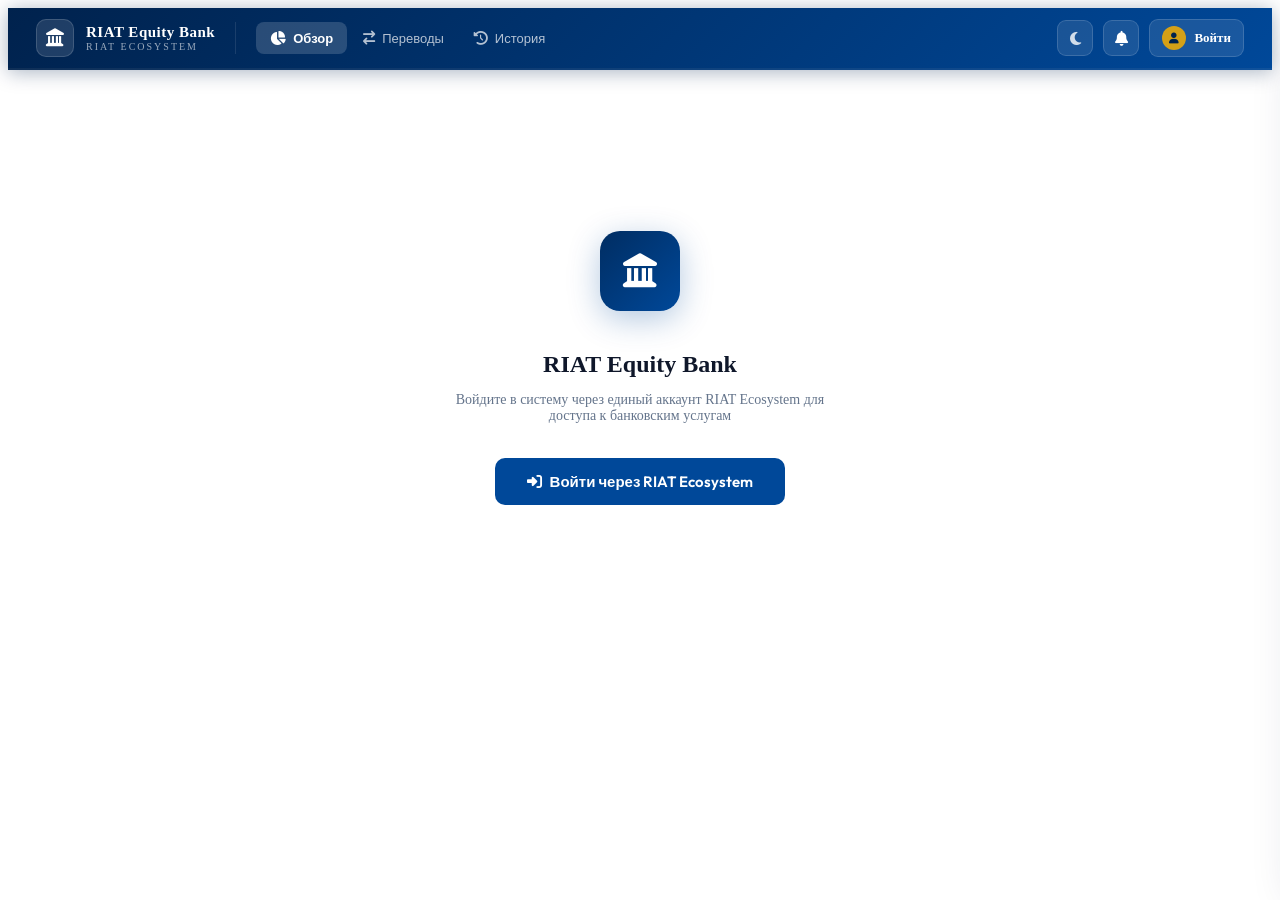
<file: apps/bank.html>
<!DOCTYPE html>
<html lang="ru">
<head>
<meta charset="UTF-8">
<meta name="viewport" content="width=device-width, initial-scale=1.0">
<title>RIAT Equity Bank — Внутренняя банковская система</title>
<meta name="description" content="RIAT Equity Bank — единая система управления виртуальной валютой Equity в рамках цифровой экосистемы RIAT">
<link rel="icon" href="/assets/images/faculty_logo.png">
<link rel="preconnect" href="https://fonts.googleapis.com">
<link rel="preconnect" href="https://fonts.gstatic.com" crossorigin>
<link href="https://fonts.googleapis.com/css2?family=Outfit:wght@300;400;500;600;700;800;900&display=swap" rel="stylesheet">
<link rel="stylesheet" href="https://cdnjs.cloudflare.com/ajax/libs/font-awesome/6.5.1/css/all.min.css">
<link rel="stylesheet" href="/css/bank.css">
</head>
<body>


<header class="bank-topbar">
  <div class="bank-topbar-inner">
    <a href="/ecosystem.html" class="bank-logo-wrap" title="Вернуться в экосистему">
      <div class="bank-logo-icon"><i class="fa-solid fa-landmark"></i></div>
      <div class="bank-logo-text">
        <div class="brand">RIAT Equity Bank</div>
        <div class="sub">RIAT ECOSYSTEM</div>
      </div>
    </a>
    <div class="bank-topbar-sep"></div>
    <nav class="bank-nav" id="bankNav">
      <button class="bank-nav-btn active" onclick="showSection('dashboard')" id="nav-dashboard"><i class="fa-solid fa-chart-pie"></i> Обзор</button>
      <button class="bank-nav-btn" onclick="showSection('transfer')" id="nav-transfer"><i class="fa-solid fa-arrow-right-arrow-left"></i> Переводы</button>
      <button class="bank-nav-btn" onclick="showSection('history')" id="nav-history"><i class="fa-solid fa-clock-rotate-left"></i> История</button>
      <button class="bank-nav-btn" id="nav-admin" style="display:none" onclick="showSection('admin')"><i class="fa-solid fa-shield-halved"></i> Банк-Центр</button>
    </nav>
    <div class="bank-topbar-right">
      <button class="bank-theme-btn" id="bankThemeBtn" onclick="toggleBankTheme()" title="Сменить тему"><i class="fa-solid fa-moon"></i></button>
      <button class="bank-notif-btn" id="bankNotifBtn" onclick="toggleNotifSidebar()">
        <i class="fa-solid fa-bell"></i>
        <span class="bank-notif-badge" id="bankNotifBadge">0</span>
      </button>
      <div class="bank-user-pill" id="bankUserPill" onclick="openBankAuth()">
        <div class="avatar" id="bankUserAvatar"><i class="fa-solid fa-user" style="font-size:11px"></i></div>
        <span class="uname" id="bankUserName">Войти</span>
      </div>
    </div>
  </div>
</header>


<div class="bank-notif-sidebar" id="bankNotifSidebar">
  <div class="bank-notif-head">
    <h3><i class="fa-solid fa-bell" style="color:var(--bank-blue);margin-right:8px"></i> Уведомления</h3>
    <button class="bank-notif-close-btn" onclick="toggleNotifSidebar()"><i class="fa-solid fa-xmark"></i></button>
  </div>
  <div class="bank-notif-list" id="bankNotifList"></div>
  <div class="bank-notif-footer">
    <button class="bank-notif-clear-btn" onclick="clearBankNotifs()"><i class="fa-solid fa-trash-can"></i> Очистить все уведомления</button>
  </div>
</div>


<main class="bank-main">

  
  <div id="bankGuestState" style="display:flex;flex-direction:column;align-items:center;justify-content:center;min-height:60vh;text-align:center;gap:20px">
    <div style="width:80px;height:80px;background:linear-gradient(135deg,#002d62,#004899);border-radius:20px;display:flex;align-items:center;justify-content:center;font-size:34px;color:#fff;box-shadow:0 8px 32px rgba(0,72,153,.3)"><i class="fa-solid fa-landmark"></i></div>
    <div>
      <h2 style="font-size:24px;font-weight:800;color:var(--bank-text);margin-bottom:8px">RIAT Equity Bank</h2>
      <p style="color:var(--bank-muted);font-size:14px;max-width:400px">Войдите в систему через единый аккаунт RIAT Ecosystem для доступа к банковским услугам</p>
    </div>
    <button class="bank-btn bank-btn-blue" style="font-size:15px;padding:14px 32px" onclick="openBankAuth()"><i class="fa-solid fa-right-to-bracket"></i> Войти через RIAT Ecosystem</button>
  </div>

  
  <div id="bankLoggedContent" style="display:none">

    
    <div class="bank-section active" id="section-dashboard">
      
      <div class="bank-hero" id="bankHeroCard">
        <div class="bank-hero-inner">
          <div class="bank-hero-left">
            <div class="bank-hero-greeting" id="heroGreeting">Добро пожаловать в банк</div>
            <div class="bank-hero-name" id="heroName">—</div>
            <div class="bank-hero-sub" id="heroRole">—</div>
            <div class="bank-hero-actions" id="heroActions">
              <button class="bank-btn bank-btn-gold" onclick="showSection('transfer')"><i class="fa-solid fa-paper-plane"></i> Перевести</button>
              <button class="bank-btn bank-btn-primary" onclick="showSection('history')"><i class="fa-solid fa-list"></i> История</button>
            </div>
          </div>
          <div class="bank-hero-right" id="heroBalanceWrap">
            <div class="bank-balance-label">Баланс счёта</div>
            <div>
              <span class="bank-balance-amount" id="heroBalance">0.00</span>
              <span class="bank-balance-currency">EQ</span>
            </div>
            <div class="bank-card-number" id="heroCardNumber">——</div>
          </div>
        </div>
      </div>

      <div class="bank-panel" style="margin-bottom:24px;border:1px solid rgba(245,158,11,.35);background:linear-gradient(135deg,#fffbeb,#ffffff)">
        <div class="bank-panel-head" style="border-bottom:1px solid rgba(245,158,11,.2)">
          <div class="bank-panel-title" style="color:#92400e"><i class="fa-solid fa-coins" style="color:#d97706"></i> Equity (EQT) Coin — Sarflash yo'nalishlari (3 ta asosiy imkoniyat)</div>
          <span class="bank-badge bank-badge-award">TDIU Raqamli Valyutasi</span>
        </div>
        <div class="bank-panel-body" style="padding:18px">
          <div style="font-size:13px;color:#475569;margin-bottom:16px;line-height:1.5">
            Talabalar yil davomida QR-kod orqali tadbirlarda, klublarda va olimpiadalarda qatnashib to'plagan <b>Equity (EQT)</b> coinlarini quyidagi <b>3 ta rasmiy yo'nalishda</b> bevosita sarflashlari mumkin:
          </div>
          <div style="display:grid;grid-template-columns:repeat(auto-fit,minmax(260px,1fr));gap:14px">
            <div style="background:#fff;border:1px solid #e2e8f0;border-radius:14px;padding:16px;display:flex;flex-direction:column;justify-content:space-between;box-shadow:0 4px 12px rgba(0,0,0,.03)">
              <div>
                <div style="display:flex;justify-content:space-between;align-items:center;margin-bottom:10px">
                  <span style="width:40px;height:40px;border-radius:10px;background:#eff6ff;color:#1d4ed8;display:flex;align-items:center;justify-content:center;font-size:18px"><i class="fa-solid fa-shirt"></i></span>
                  <span style="background:#dbeafe;color:#1e40af;padding:4px 10px;border-radius:99px;font-size:12px;font-weight:800">250 EQ</span>
                </div>
                <div style="font-weight:800;font-size:15px;color:#0f172a;margin-bottom:6px">1. Universitet logotipli sovg'alar</div>
                <div style="font-size:12.5px;color:#64748b;line-height:1.45;margin-bottom:14px">TDIU va RIAT brendli hoodie, futbolka, termos, kepka va esdalik sovg'alar to'plami (Merch Shop).</div>
              </div>
              <button class="bank-btn bank-btn-blue bank-btn-sm" style="width:100%;justify-content:center" onclick="redeemEquityReward(250, 'TDIU Brendli Merch (Hoodie + Termos)')"><i class="fa-solid fa-bag-shopping"></i> Xarid qilish (250 EQ)</button>
            </div>
            <div style="background:#fff;border:1px solid #e2e8f0;border-radius:14px;padding:16px;display:flex;flex-direction:column;justify-content:space-between;box-shadow:0 4px 12px rgba(0,0,0,.03)">
              <div>
                <div style="display:flex;justify-content:space-between;align-items:center;margin-bottom:10px">
                  <span style="width:40px;height:40px;border-radius:10px;background:#ecfdf5;color:#047857;display:flex;align-items:center;justify-content:center;font-size:18px"><i class="fa-solid fa-utensils"></i></span>
                  <span style="background:#d1fae5;color:#065f46;padding:4px 10px;border-radius:99px;font-size:12px;font-weight:800">80 EQ</span>
                </div>
                <div style="font-weight:800;font-size:15px;color:#0f172a;margin-bottom:6px">2. Ovqatlanish shaxobchalari</div>
                <div style="font-size:12.5px;color:#64748b;line-height:1.45;margin-bottom:14px">Universitet oshxonalari, bufet va kampus qahvaxonalarida tushlik uchun QR-vaucher.</div>
              </div>
              <button class="bank-btn bank-btn-green bank-btn-sm" style="width:100%;justify-content:center" onclick="redeemEquityReward(80, 'Universitet oshxonasi — Tushlik QR-vaucheri')"><i class="fa-solid fa-qrcode"></i> Vaucher olish (80 EQ)</button>
            </div>
            <div style="background:#fff;border:1px solid #e2e8f0;border-radius:14px;padding:16px;display:flex;flex-direction:column;justify-content:space-between;box-shadow:0 4px 12px rgba(0,0,0,.03)">
              <div>
                <div style="display:flex;justify-content:space-between;align-items:center;margin-bottom:10px">
                  <span style="width:40px;height:40px;border-radius:10px;background:#fef3c7;color:#b45309;display:flex;align-items:center;justify-content:center;font-size:18px"><i class="fa-solid fa-file-invoice-dollar"></i></span>
                  <span style="background:#fde68a;color:#92400e;padding:4px 10px;border-radius:99px;font-size:12px;font-weight:800">1 000 EQ</span>
                </div>
                <div style="font-weight:800;font-size:15px;color:#0f172a;margin-bottom:6px">3. Kontrakt to'loviga chegirma</div>
                <div style="font-size:12.5px;color:#64748b;line-height:1.45;margin-bottom:14px">To'лов-shartnoma (kontrakt) summasining ma'lum qismini qoplash uchun rasmiy sertifikat.</div>
              </div>
              <button class="bank-btn bank-btn-gold bank-btn-sm" style="width:100%;justify-content:center" onclick="redeemEquityReward(1000, 'Kontrakt to\'loviga imtiyozli chegirma sertifikati')"><i class="fa-solid fa-certificate"></i> Sertifikat olish (1000 EQ)</button>
            </div>
          </div>
          <div id="eqRedeemMsg" style="display:none;margin-top:14px"></div>
        </div>
      </div>

      
      <div id="bankAdminStats" style="display:none">
        <div class="bank-stats-row">
          <div class="bank-stat-card">
            <div class="bank-stat-icon blue"><i class="fa-solid fa-users"></i></div>
            <div class="bank-stat-body"><div class="bank-stat-val" id="statAccounts">—</div><div class="bank-stat-label">Счетов открыто</div></div>
          </div>
          <div class="bank-stat-card">
            <div class="bank-stat-icon green"><i class="fa-solid fa-coins"></i></div>
            <div class="bank-stat-body"><div class="bank-stat-val" id="statSupply">—</div><div class="bank-stat-label">В обращении (EQ)</div></div>
          </div>
          <div class="bank-stat-card">
            <div class="bank-stat-icon orange"><i class="fa-solid fa-hourglass-half"></i></div>
            <div class="bank-stat-body"><div class="bank-stat-val" id="statPending">—</div><div class="bank-stat-label">Ожидают одобрения</div></div>
          </div>
          <div class="bank-stat-card">
            <div class="bank-stat-icon gold"><i class="fa-solid fa-vault"></i></div>
            <div class="bank-stat-body"><div class="bank-stat-val" id="statReserve">—</div><div class="bank-stat-label">Резерв банка (EQ)</div></div>
          </div>
        </div>
      </div>

      <div class="bank-grid">
        
        <div>
          <div class="bank-panel">
            <div class="bank-panel-head">
              <div class="bank-panel-title"><i class="fa-solid fa-clock-rotate-left"></i> Последние операции</div>
              <button class="bank-btn bank-btn-outline bank-btn-sm" onclick="showSection('history')">Все операции</button>
            </div>
            <div class="bank-panel-body" id="dashRecentList" style="padding:8px 14px">
              <div style="text-align:center;padding:32px;color:var(--bank-muted);font-size:13px"><i class="fa-solid fa-inbox" style="font-size:28px;margin-bottom:12px;display:block;opacity:.4"></i>Нет операций</div>
            </div>
          </div>

          
          <div class="bank-panel" id="dashPendingPanel" style="display:none">
            <div class="bank-panel-head">
              <div class="bank-panel-title"><i class="fa-solid fa-hourglass-half" style="color:var(--bank-orange)"></i> Заявки на одобрение <span class="bank-badge bank-badge-pending" id="dashPendingCount">0</span></div>
            </div>
            <div class="bank-panel-body" id="dashPendingList" style="padding:8px 14px"></div>
          </div>
        </div>

        
        <div>
          <div class="bank-panel">
            <div class="bank-panel-head">
              <div class="bank-panel-title"><i class="fa-solid fa-bolt"></i> Быстрые действия</div>
            </div>
            <div class="bank-panel-body">
              <div class="bank-mini-card">
                <div class="bank-mini-card-label">Ваш счёт</div>
                <div class="bank-mini-card-val"><span id="miniBalance">0.00</span> <span style="font-size:14px;opacity:.7">EQ</span></div>
                <div class="bank-mini-card-sub" id="miniStatus">Счёт активен</div>
                <div class="bank-mini-card-num" id="miniCardNum">——</div>
              </div>
              <div id="frozenWarning" class="bank-frozen-banner" style="display:none">
                <i class="fa-solid fa-lock"></i> Ваш счёт временно заморожен. Обратитесь к администратору банка.
              </div>
              <div class="bank-quick-grid">
                <button class="bank-quick-btn" onclick="openTransferModal()"><i class="fa-solid fa-paper-plane"></i><span>Перевод</span></button>
                <button class="bank-quick-btn" onclick="showSection('history')"><i class="fa-solid fa-list-ul"></i><span>История</span></button>
                <button class="bank-quick-btn" onclick="openRequestModal()"><i class="fa-solid fa-hand-holding-dollar"></i><span>Запрос EQ</span></button>
                <button class="bank-quick-btn" onclick="refreshDashboard()"><i class="fa-solid fa-rotate"></i><span>Обновить</span></button>
              </div>
            </div>
          </div>

          
          <div class="bank-panel" id="adminQuickCredit" style="display:none">
            <div class="bank-panel-head">
              <div class="bank-panel-title"><i class="fa-solid fa-wand-magic-sparkles" style="color:var(--bank-gold)"></i> Быстрое начисление</div>
            </div>
            <div class="bank-panel-body">
              <div class="bank-form-group">
                <label class="bank-form-label">Получатель (ID счёта)</label>
                <select class="bank-form-select" id="quickCreditTarget"></select>
              </div>
              <div class="bank-form-row">
                <div class="bank-form-group" style="margin-bottom:0">
                  <label class="bank-form-label">Сумма (EQ)</label>
                  <input type="number" class="bank-form-input" id="quickCreditAmount" placeholder="100" min="0.01" step="0.01">
                </div>
                <div class="bank-form-group" style="margin-bottom:0">
                  <label class="bank-form-label">Тип</label>
                  <select class="bank-form-select" id="quickCreditType">
                    <option value="award">Начисление</option>
                    <option value="adjustment">Списание</option>
                  </select>
                </div>
              </div>
              <div class="bank-form-group" style="margin-top:12px">
                <label class="bank-form-label">Назначение</label>
                <input type="text" class="bank-form-input" id="quickCreditDesc" placeholder="Ijtimoiy Faollik награда, штраф...">
              </div>
              <div id="quickCreditMsg" class="bank-form-error"></div>
              <button class="bank-btn bank-btn-gold" style="width:100%;justify-content:center;margin-top:4px" onclick="doQuickCredit()"><i class="fa-solid fa-bolt"></i> Применить</button>
            </div>
          </div>
        </div>
      </div>
    </div>

    
    <div class="bank-section" id="section-transfer">
      <div style="max-width:640px;margin:0 auto">
        <div style="margin-bottom:24px">
          <h2 style="font-size:22px;font-weight:800;color:var(--bank-text);margin-bottom:6px"><i class="fa-solid fa-arrow-right-arrow-left" style="color:var(--bank-blue);margin-right:10px"></i>Перевод средств</h2>
          <p style="color:var(--bank-muted);font-size:13px">Переводы в системе RIAT Equity требуют одобрения банка. Комиссия: 1% от суммы.</p>
        </div>
        <div class="bank-panel">
          <div class="bank-panel-head">
            <div class="bank-panel-title"><i class="fa-solid fa-paper-plane"></i> Новый перевод</div>
            <div id="transferSenderBal" style="font-size:13px;color:var(--bank-muted)">Баланс: <strong style="color:var(--bank-text)" id="txSenderBal">0</strong> EQ</div>
          </div>
          <div class="bank-panel-body">
            <div id="frozenWarnTransfer" class="bank-frozen-banner" style="display:none">
              <i class="fa-solid fa-lock"></i> Ваш счёт заморожен. Переводы недоступны.
            </div>
            <div class="bank-form-group">
              <label class="bank-form-label">Получатель</label>
              <select class="bank-form-select" id="txRecipient">
                <option value="">— Выберите получателя —</option>
              </select>
              <div class="bank-form-hint">Баланс получателя: <span id="txRecipientBal">—</span> EQ</div>
            </div>
            <div class="bank-form-group">
              <label class="bank-form-label">Сумма (EQ)</label>
              <input type="number" class="bank-form-input" id="txAmount" placeholder="0.00" min="0.01" step="0.01" oninput="calcTransferPreview()">
              <div class="bank-form-hint" id="txPreview"></div>
            </div>
            <div class="bank-form-group">
              <label class="bank-form-label">Назначение платежа</label>
              <input type="text" class="bank-form-input" id="txDescription" placeholder="Цель перевода...">
            </div>
            <div id="txAlert" class="bank-alert" style="display:none"></div>
            <button class="bank-btn bank-btn-blue" style="width:100%;justify-content:center;font-size:15px;padding:13px" onclick="submitTransfer()" id="txSubmitBtn"><i class="fa-solid fa-paper-plane"></i> Отправить заявку на перевод</button>
          </div>
        </div>

        <div class="bank-panel" id="myPendingTxPanel">
          <div class="bank-panel-head">
            <div class="bank-panel-title"><i class="fa-solid fa-hourglass"></i> Мои активные заявки</div>
            <button class="bank-btn bank-btn-outline bank-btn-sm" onclick="renderMyPendingTx()"><i class="fa-solid fa-rotate"></i></button>
          </div>
          <div class="bank-panel-body" id="myPendingTxList" style="padding:8px 14px"></div>
        </div>
      </div>
    </div>

    
    <div class="bank-section" id="section-history">
      <div style="margin-bottom:24px;display:flex;align-items:center;justify-content:space-between;flex-wrap:wrap;gap:12px">
        <div>
          <h2 style="font-size:22px;font-weight:800;color:var(--bank-text);margin-bottom:4px"><i class="fa-solid fa-clock-rotate-left" style="color:var(--bank-blue);margin-right:10px"></i>История операций</h2>
          <p style="color:var(--bank-muted);font-size:13px">Все транзакции по вашему счёту в системе двойной записи</p>
        </div>
        <div style="display:flex;gap:8px;flex-wrap:wrap">
          <select class="bank-form-select" id="historyTypeFilter" style="width:160px" onchange="renderHistory()">
            <option value="">Все типы</option>
            <option value="credit">Зачисления</option>
            <option value="debit">Списания</option>
          </select>
          <button class="bank-btn bank-btn-outline bank-btn-sm" onclick="renderHistory()"><i class="fa-solid fa-rotate"></i> Обновить</button>
        </div>
      </div>
      <div class="bank-panel">
        <div class="bank-table-wrap">
          <table class="bank-table">
            <thead>
              <tr>
                <th>Дата</th>
                <th>Тип</th>
                <th>Описание</th>
                <th>Контрагент</th>
                <th>Сумма</th>
                <th>Баланс после</th>
                <th>Чек</th>
              </tr>
            </thead>
            <tbody id="historyTableBody"><tr><td colspan="7" class="bank-table-empty"><i class="fa-solid fa-inbox" style="font-size:24px;display:block;margin-bottom:10px;opacity:.35"></i>Нет операций</td></tr></tbody>
          </table>
        </div>
      </div>
    </div>

    
    <div class="bank-section" id="section-admin">
      <div style="display:flex;align-items:center;gap:14px;margin-bottom:28px;flex-wrap:wrap">
        <div style="background:linear-gradient(135deg,var(--bank-navy),var(--bank-blue));width:52px;height:52px;border-radius:14px;display:flex;align-items:center;justify-content:center;font-size:22px;color:#fff;flex-shrink:0"><i class="fa-solid fa-shield-halved"></i></div>
        <div>
          <h2 style="font-size:22px;font-weight:800;color:var(--bank-text);margin-bottom:2px">Банк-Центр управления</h2>
          <p style="color:var(--bank-muted);font-size:13px">Администрирование RIAT Equity Bank · Полный контроль над финансовой системой</p>
        </div>
        <div class="bank-admin-badge" style="margin-left:auto"><i class="fa-solid fa-crown"></i> SUPER ADMIN</div>
      </div>

      <div style="display:grid;grid-template-columns:1fr 1fr;gap:20px;margin-bottom:24px">
        
        <div class="bank-panel" style="margin-bottom:0">
          <div class="bank-panel-head">
            <div class="bank-panel-title"><i class="fa-solid fa-users"></i> Все счета</div>
            <button class="bank-btn bank-btn-outline bank-btn-sm" onclick="renderAdminAccounts()"><i class="fa-solid fa-rotate"></i></button>
          </div>
          <div class="bank-panel-body" id="adminAccountsList" style="max-height:380px;overflow-y:auto;padding:8px 14px"></div>
        </div>

        
        <div class="bank-panel" style="margin-bottom:0">
          <div class="bank-panel-head">
            <div class="bank-panel-title"><i class="fa-solid fa-gavel"></i> Очередь одобрений <span class="bank-badge bank-badge-pending" id="adminPendingCount">0</span></div>
            <button class="bank-btn bank-btn-outline bank-btn-sm" onclick="renderAdminPending()"><i class="fa-solid fa-rotate"></i></button>
          </div>
          <div class="bank-panel-body" id="adminPendingList" style="max-height:380px;overflow-y:auto;padding:8px 14px"></div>
        </div>
      </div>

      
      <div class="bank-panel">
        <div class="bank-panel-head">
          <div class="bank-panel-title"><i class="fa-solid fa-book"></i> Главная книга (Ledger)</div>
          <div style="display:flex;gap:8px">
            <select class="bank-form-select" id="ledgerAccountFilter" style="width:220px" onchange="renderAdminLedger()">
              <option value="">Все счета</option>
            </select>
            <button class="bank-btn bank-btn-outline bank-btn-sm" onclick="renderAdminLedger()"><i class="fa-solid fa-rotate"></i></button>
          </div>
        </div>
        <div class="bank-table-wrap">
          <table class="bank-table">
            <thead>
              <tr>
                <th>Дата/Время</th>
                <th>TX ID</th>
                <th>Сторона</th>
                <th>Счёт</th>
                <th>Тип</th>
                <th>Сумма</th>
                <th>Остаток</th>
                <th>Назначение</th>
              </tr>
            </thead>
            <tbody id="adminLedgerBody"><tr><td colspan="8" class="bank-table-empty">Нет записей</td></tr></tbody>
          </table>
        </div>
      </div>
    </div>

  </div>
</main>


<div class="bank-modal-overlay" id="bankAuthModal">
  <div class="bank-modal">
    <div class="bank-modal-head">
      <h3><i class="fa-solid fa-landmark"></i> Вход в RIAT Equity Bank</h3>
      <button class="bank-modal-close" onclick="closeBankAuth()"><i class="fa-solid fa-xmark"></i></button>
    </div>
    <div class="bank-modal-body">
      <p style="color:var(--bank-muted);font-size:13px;margin-bottom:20px">Используйте ваши учётные данные RIAT Ecosystem</p>
      <div class="bank-form-group">
        <label class="bank-form-label">Логин</label>
        <input type="text" class="bank-form-input" id="bankAuthUser" placeholder="Введите логин..." autocomplete="username">
      </div>
      <div class="bank-form-group">
        <label class="bank-form-label">Пароль</label>
        <input type="password" class="bank-form-input" id="bankAuthPass" placeholder="Введите пароль..." autocomplete="current-password">
      </div>
      <div id="bankAuthError" class="bank-alert bank-alert-error" style="display:none"></div>
    </div>
    <div class="bank-modal-footer">
      <button class="bank-btn bank-btn-outline" onclick="closeBankAuth()">Отмена</button>
      <button class="bank-btn bank-btn-blue" onclick="submitBankAuth()" id="bankAuthSubmitBtn"><i class="fa-solid fa-right-to-bracket"></i> Войти</button>
    </div>
  </div>
</div>


<div class="bank-modal-overlay" id="bankTransferModal">
  <div class="bank-modal">
    <div class="bank-modal-head">
      <h3><i class="fa-solid fa-paper-plane"></i> Перевод EQ</h3>
      <button class="bank-modal-close" onclick="document.getElementById('bankTransferModal').classList.remove('open')"><i class="fa-solid fa-xmark"></i></button>
    </div>
    <div class="bank-modal-body">
      <div class="bank-form-group">
        <label class="bank-form-label">Получатель</label>
        <select class="bank-form-select" id="modalTxRecipient"><option value="">— Выберите —</option></select>
      </div>
      <div class="bank-form-group">
        <label class="bank-form-label">Сумма (EQ)</label>
        <input type="number" class="bank-form-input" id="modalTxAmount" placeholder="0.00" min="0.01" step="0.01">
        <div class="bank-form-hint" id="modalTxPreview"></div>
      </div>
      <div class="bank-form-group">
        <label class="bank-form-label">Назначение</label>
        <input type="text" class="bank-form-input" id="modalTxDesc" placeholder="Цель перевода...">
      </div>
      <div id="modalTxAlert" class="bank-alert" style="display:none"></div>
    </div>
    <div class="bank-modal-footer">
      <button class="bank-btn bank-btn-outline" onclick="document.getElementById('bankTransferModal').classList.remove('open')">Отмена</button>
      <button class="bank-btn bank-btn-blue" onclick="submitModalTransfer()"><i class="fa-solid fa-paper-plane"></i> Отправить заявку</button>
    </div>
  </div>
</div>


<div class="bank-modal-overlay" id="bankRequestModal">
  <div class="bank-modal">
    <div class="bank-modal-head">
      <h3><i class="fa-solid fa-hand-holding-dollar"></i> Запрос EQ от банка</h3>
      <button class="bank-modal-close" onclick="document.getElementById('bankRequestModal').classList.remove('open')"><i class="fa-solid fa-xmark"></i></button>
    </div>
    <div class="bank-modal-body">
      <div class="bank-alert bank-alert-info"><i class="fa-solid fa-circle-info"></i> Запрос будет рассмотрен администратором банка</div>
      <div class="bank-form-group">
        <label class="bank-form-label">Запрашиваемая сумма (EQ)</label>
        <input type="number" class="bank-form-input" id="reqAmount" placeholder="0.00" min="1" step="1">
      </div>
      <div class="bank-form-group">
        <label class="bank-form-label">Обоснование запроса</label>
        <textarea class="bank-form-textarea" id="reqReason" placeholder="Укажите причину запроса EQ: достижение, проект, активность..."></textarea>
      </div>
      <div id="reqAlert" class="bank-alert" style="display:none"></div>
    </div>
    <div class="bank-modal-footer">
      <button class="bank-btn bank-btn-outline" onclick="document.getElementById('bankRequestModal').classList.remove('open')">Отмена</button>
      <button class="bank-btn bank-btn-gold" onclick="submitEqRequest()"><i class="fa-solid fa-paper-plane"></i> Отправить запрос</button>
    </div>
  </div>
</div>


<div class="bank-modal-overlay" id="bankFreezeModal">
  <div class="bank-modal">
    <div class="bank-modal-head" style="background:linear-gradient(135deg,#7f1d1d,#dc2626)">
      <h3><i class="fa-solid fa-lock"></i> Заморозка/разморозка счёта</h3>
      <button class="bank-modal-close" onclick="document.getElementById('bankFreezeModal').classList.remove('open')"><i class="fa-solid fa-xmark"></i></button>
    </div>
    <div class="bank-modal-body">
      <p style="color:var(--bank-muted);font-size:13px;margin-bottom:16px">Выберите счёт и действие. Замороженный счёт не может отправлять средства.</p>
      <div class="bank-form-group">
        <label class="bank-form-label">Счёт</label>
        <select class="bank-form-select" id="freezeTargetSelect"></select>
      </div>
      <div id="freezeAlert" class="bank-alert" style="display:none"></div>
    </div>
    <div class="bank-modal-footer">
      <button class="bank-btn bank-btn-outline" onclick="document.getElementById('bankFreezeModal').classList.remove('open')">Отмена</button>
      <button class="bank-btn bank-btn-red" onclick="doFreezeAccount(true)"><i class="fa-solid fa-lock"></i> Заморозить</button>
      <button class="bank-btn bank-btn-green" onclick="doFreezeAccount(false)"><i class="fa-solid fa-lock-open"></i> Разморозить</button>
    </div>
  </div>
</div>


<div class="bank-modal-overlay" id="bankRejectModal">
  <div class="bank-modal">
    <div class="bank-modal-head" style="background:linear-gradient(135deg,#7f1d1d,#dc2626)">
      <h3><i class="fa-solid fa-ban"></i> Отклонение транзакции</h3>
      <button class="bank-modal-close" onclick="document.getElementById('bankRejectModal').classList.remove('open')"><i class="fa-solid fa-xmark"></i></button>
    </div>
    <div class="bank-modal-body">
      <div class="bank-form-group">
        <label class="bank-form-label">Причина отклонения</label>
        <textarea class="bank-form-textarea" id="rejectReason" placeholder="Укажите причину..."></textarea>
      </div>
    </div>
    <div class="bank-modal-footer">
      <button class="bank-btn bank-btn-outline" onclick="document.getElementById('bankRejectModal').classList.remove('open')">Отмена</button>
      <button class="bank-btn bank-btn-red" id="rejectConfirmBtn"><i class="fa-solid fa-ban"></i> Отклонить</button>
    </div>
  </div>
</div>

<script src="/js/bank.js"></script>
<script>
const BANK_ACCOUNTS_STATIC = {
  'tsue-monarch': { user: 'TSUE-Monarch', pass: 'Dodash2008', name: 'Monarch (Rektorat · Superadmin)', role: 'Супер-администратор', id: 'TSUE-Monarch' },
  'riat-monarch': { user: 'TSUE-Monarch', pass: 'Dodash2008', name: 'Monarch (Rektorat · Superadmin)', role: 'Супер-администратор', id: 'TSUE-Monarch' },
  'monarch':      { user: 'TSUE-Monarch', pass: 'Dodash2008', name: 'Monarch (Rektorat · Superadmin)', role: 'Супер-администратор', id: 'TSUE-Monarch' },
  'dekanat.demo': { user: 'dekanat.demo', pass: 'dekan2026',  name: 'Akbarov Nodir G‘afurovich (Dekan)', role: 'Руководитель факультета', id: 'TSUE-Dekan' },
  'tsue-dekan':   { user: 'TSUE-Dekan',   pass: 'TSUE-RIAT',  name: 'Akbarov Nodir G‘afurovich (Dekan)', role: 'Руководитель факультета', id: 'TSUE-Dekan' },
  'riat-dekan':   { user: 'TSUE-Dekan',   pass: 'TSUE-RIAT',  name: 'Akbarov Nodir G‘afurovich (Dekan)', role: 'Руководитель факультета', id: 'TSUE-Dekan' },
  'dekan':        { user: 'TSUE-Dekan',   pass: 'TSUE-RIAT',  name: 'Akbarov Nodir G‘afurovich (Dekan)', role: 'Руководитель факультета', id: 'TSUE-Dekan' },
  'tyutor.demo':  { user: 'tyutor.demo',  pass: 'tutor2026',  name: 'Abdurahmonov Umar (Guruh tyutori)', role: 'Тьютор факультета', id: 'tyutor-umar' },
  'dilrabo':      { user: 'dilrabo',      pass: 'tutor2025',  name: 'Abdurahmonov Umar (Guruh tyutori)', role: 'Тьютор факультета', id: 'tyutor-umar' },
  'klub.demo':    { user: 'klub.demo',    pass: 'club2026',   name: "Yo'ldoshev Bahodir (Klub rahbari)", role: 'Руководитель клуба', id: 'club-bahodir' },
  'sardor.alisherov': { user: 'sardor.alisherov', pass: 'student2026', name: "Ro'ziyev Qodirjon (Talaba · RST-81/25)", role: 'Студент', id: 'st-qodirjon' },
  'ota.demo':     { user: 'ota.demo',     pass: 'parent2026', name: 'Shodiyev Bekmurod aka (Ota-ona)', role: 'Родитель', id: 'parent-bekmurod' },
  'teacher':      { user: 'teacher',      pass: 'teacher2025',name: 'Test Teacher', role: 'Преподаватель кафедры', id: 'teacher-main' },
  'student-test': { user: 'student-test', pass: 'student2026',name: "Ro'ziyev Qodirjon (Talaba · RST-81/25)", role: 'Студент', id: 'st-qodirjon' },
  'parent-test':  { user: 'parent-test',  pass: 'parent2026', name: 'Shodiyev Bekmurod aka (Ota-ona)', role: 'Родитель', id: 'parent-bekmurod' },
  'at_394210001': { user: 'at_394210001',pass: 'student2026', name: 'МАХМУДЖОНОВА ХУШНОРА МУХТОРЖОН КИЗИ', role: 'Студент', id: 'st_394210001' }
};

let bankCurrentUser = null;
let bankIsAdmin = false;

function bankGetUser() {
  try {
    const raw = localStorage.getItem('riat_user') || localStorage.getItem('tsue_auth_user') || localStorage.getItem('bank_auth_user');
    if (raw) {
      const u = JSON.parse(raw);
      const loginKey = (u.login || u.username || u.user || u.id || '').toLowerCase();
      if (BANK_ACCOUNTS_STATIC[loginKey]) {
        const st = BANK_ACCOUNTS_STATIC[loginKey];
        return { id: st.id, username: st.user, name: u.name || st.name, role: u.roleTitle || u.role || st.role };
      }
      return {
        id: u.id || u.login || u.username || 'st-qodirjon',
        username: u.login || u.username || 'sardor.alisherov',
        name: u.name || "Ro'ziyev Qodirjon",
        role: u.roleTitle || u.role || 'Talaba'
      };
    }
  } catch {}
  return null;
}

function redeemEquityReward(cost, itemTitle) {
  if (!bankCurrentUser) { openBankAuth(); return; }
  const msgEl = document.getElementById('eqRedeemMsg');
  const acc = EquityBank.getAccount(bankCurrentUser.id);
  if (!acc || acc.balance < cost) {
    showBankAlert(msgEl, 'error', 'Hisobingizda yetarli Equity (EQ) mavjud emas! Kerakli miqdor: ' + cost + ' EQ');
    return;
  }
  const res = EquityBank.directDebit(bankCurrentUser.id, cost, 'Xarid / Vaucher: ' + itemTitle, bankCurrentUser);
  if (res.ok) {
    showBankAlert(msgEl, 'success', 'Muvaffaqiyatli расмийлаштирилди: «' + itemTitle + '» (-' + cost + ' EQ). Elektron chek: ' + res.rcpId);
    refreshDashboard();
    renderHistory();
    const tx = EquityBank.findTxById(res.txId);
    if (tx) EquityBank.openReceipt(tx);
  } else {
    showBankAlert(msgEl, 'error', res.error || 'Xatolik yuz berdi');
  }
}

function bankRoleIsAdmin(user) {
  if (!user) return false;
  const r = (user.role || '').toLowerCase();
  const u = (user.username || user.user || user.id || '').toLowerCase();
  return r.includes('супер') || r.includes('super') || r.includes('admin') || r.includes('админ') || u.includes('monarch') || u.includes('dekan');
}

function openBankAuth() { document.getElementById('bankAuthModal').classList.add('open'); setTimeout(() => document.getElementById('bankAuthUser').focus(), 80); }
function closeBankAuth() { document.getElementById('bankAuthModal').classList.remove('open'); document.getElementById('bankAuthError').style.display = 'none'; }

document.addEventListener('keydown', e => {
  if (e.key === 'Enter' && document.getElementById('bankAuthModal').classList.contains('open')) submitBankAuth();
});

function submitBankAuth() {
  const userVal = document.getElementById('bankAuthUser').value.trim().toLowerCase();
  const passVal = document.getElementById('bankAuthPass').value;
  const errEl = document.getElementById('bankAuthError');
  const btn = document.getElementById('bankAuthSubmitBtn');

  if (!userVal || !passVal) { errEl.textContent = 'Введите логин и пароль'; errEl.style.display = 'flex'; return; }

  let acc = BANK_ACCOUNTS_STATIC[userVal];
  if (!acc) {
    try {
      const dyn = JSON.parse(localStorage.getItem('tsue_dynamic_accounts') || '{}');
      acc = dyn[userVal];
    } catch {}
  }
  if (!acc) {
    const tsueAcc = bankGetUser();
    if (tsueAcc && (tsueAcc.username || '').toLowerCase() === userVal) acc = { ...tsueAcc, pass: passVal };
  }

  if (!acc || acc.pass !== passVal) {
    errEl.textContent = 'Неверный логин или пароль'; errEl.style.display = 'flex';
    document.getElementById('bankAuthPass').value = '';
    return;
  }

  bankCurrentUser = { id: acc.id || acc.user || userVal, username: acc.user || userVal, name: acc.name || userVal, role: acc.role || 'Пользователь' };
  bankIsAdmin = bankRoleIsAdmin(bankCurrentUser);

  try { localStorage.setItem('bank_auth_user', JSON.stringify(bankCurrentUser)); } catch {}
  closeBankAuth();
  EquityBank.ensureSystemAccounts();
  EquityBank.ensureUserAccount(bankCurrentUser.id, bankCurrentUser.name, bankIsAdmin ? 'staff' : 'student');
  initBankUI();
}

function initBankUI() {
  if (!bankCurrentUser) {
    document.getElementById('bankGuestState').style.display = 'flex';
    document.getElementById('bankLoggedContent').style.display = 'none';
    document.getElementById('bankUserName').textContent = 'Войти';
    document.getElementById('bankUserAvatar').innerHTML = '<i class="fa-solid fa-user" style="font-size:11px"></i>';
    return;
  }

  document.getElementById('bankGuestState').style.display = 'none';
  document.getElementById('bankLoggedContent').style.display = 'block';

  const initials = bankCurrentUser.name.split(' ').map(w => w[0]).join('').slice(0,2).toUpperCase();
  document.getElementById('bankUserAvatar').innerHTML = '<span style="font-size:11px;font-weight:700">' + initials + '</span>';
  document.getElementById('bankUserName').textContent = bankCurrentUser.name.split(' ')[0];

  if (bankIsAdmin) {
    document.getElementById('nav-admin').style.display = 'flex';
    document.getElementById('bankAdminStats').style.display = 'block';
    document.getElementById('dashPendingPanel').style.display = 'block';
    document.getElementById('adminQuickCredit').style.display = 'block';
  }

  const h = new Date().getHours();
  document.getElementById('heroGreeting').textContent = h < 6 ? 'Доброй ночи,' : h < 12 ? 'Доброе утро,' : h < 18 ? 'Добрый день,' : 'Добрый вечер,';
  document.getElementById('heroName').textContent = bankCurrentUser.name;
  document.getElementById('heroRole').textContent = bankCurrentUser.role;

  refreshDashboard();
  populateTransferSelect();
  renderHistory();
  refreshNotifBadge();
  if (bankIsAdmin) { renderAdminAccounts(); renderAdminPending(); renderAdminLedger(); populateAdminLedgerFilter(); populateAdminFreezeSelect(); populateQuickCreditSelect(); }
}

function refreshDashboard() {
  if (!bankCurrentUser) return;
  const acc = EquityBank.getAccount(bankCurrentUser.id);
  const bal = acc ? acc.balance : 0;
  const frozen = acc ? acc.frozen : false;

  document.getElementById('heroBalance').textContent = bal.toLocaleString('ru-RU', { minimumFractionDigits: 2 });
  document.getElementById('heroCardNumber').textContent = acc ? acc.card_number : '——';
  document.getElementById('miniBalance').textContent = bal.toLocaleString('ru-RU', { minimumFractionDigits: 2 });
  document.getElementById('miniCardNum').textContent = acc ? acc.card_number : '——';
  document.getElementById('miniStatus').textContent = frozen ? 'Счёт заморожен' : 'Счёт активен';
  document.getElementById('frozenWarning').style.display = frozen ? 'flex' : 'none';
  document.getElementById('frozenWarnTransfer').style.display = frozen ? 'flex' : 'none';
  document.getElementById('txSenderBal').textContent = bal.toLocaleString('ru-RU', { minimumFractionDigits: 2 });

  renderDashRecent();
  if (bankIsAdmin) { renderDashPending(); updateAdminStats(); }
}

function renderDashRecent() {
  const entries = EquityBank.getMyTransactions(bankCurrentUser.id).slice(0, 8);
  const el = document.getElementById('dashRecentList');
  if (!entries.length) { el.innerHTML = '<div style="text-align:center;padding:32px;color:var(--bank-muted);font-size:13px"><i class="fa-solid fa-inbox" style="font-size:28px;margin-bottom:12px;display:block;opacity:.4"></i>Нет операций</div>'; return; }
  el.innerHTML = entries.map(e => {
    const isCredit = e.side === 'credit';
    const counter = isCredit ? e.account_name : (e.account_name || '');
    return '<div class="bank-ledger-item">' +
      '<div class="bank-ledger-icon ' + e.side + '"><i class="fa-solid fa-' + (isCredit ? 'arrow-down' : 'arrow-up') + '"></i></div>' +
      '<div class="bank-ledger-text"><div class="bank-ledger-desc">' + (e.description || e.type) + '</div><div class="bank-ledger-meta">' + new Date(e.ts).toLocaleString('ru-RU') + '</div></div>' +
      '<div class="bank-ledger-amount ' + (isCredit ? 'amount-pos' : 'amount-neg') + '">' + (isCredit ? '+' : '-') + e.amount.toLocaleString('ru-RU', { minimumFractionDigits: 2 }) + ' EQ</div>' +
    '</div>';
  }).join('');
}

function renderDashPending() {
  const all = EquityBank.getPendingTx().filter(t => t.status === EquityBank.TX_STATUS.PENDING).slice(0, 5);
  document.getElementById('dashPendingCount').textContent = all.length;
  const el = document.getElementById('dashPendingList');
  if (!all.length) { el.innerHTML = '<div style="text-align:center;padding:24px;color:var(--bank-muted);font-size:13px"><i class="fa-solid fa-check-circle" style="font-size:24px;display:block;margin-bottom:8px;color:var(--bank-green)"></i>Нет ожидающих заявок</div>'; return; }
  el.innerHTML = all.map(t => renderPendingItem(t, true)).join('');
}

function renderPendingItem(t, compact) {
  return '<div class="bank-pending-item">' +
    '<div class="bank-pending-head"><span class="bank-pending-id">' + t.id + '</span>' + statusBadge(t.status) + '</div>' +
    '<div class="bank-pending-flow">' + t.from_name + ' <span>→</span> ' + t.to_name + '</div>' +
    '<div class="bank-pending-amount">' + t.amount.toLocaleString('ru-RU', {minimumFractionDigits:2}) + '<sup> EQ</sup></div>' +
    (t.description ? '<div class="bank-pending-meta"><i class="fa-solid fa-tag"></i> ' + t.description + '</div>' : '') +
    '<div class="bank-pending-meta"><i class="fa-solid fa-clock"></i> ' + new Date(t.created).toLocaleString('ru-RU') + (t.fee > 0 ? ' · Комиссия: ' + t.fee + ' EQ' : '') + '</div>' +
    (bankIsAdmin && t.status === EquityBank.TX_STATUS.PENDING ? '<div class="bank-pending-actions"><button class="bank-btn bank-btn-green bank-btn-xs" onclick="approveTx(\'' + t.id + '\')"><i class="fa-solid fa-check"></i> Одобрить</button><button class="bank-btn bank-btn-red bank-btn-xs" onclick="openRejectModal(\'' + t.id + '\')"><i class="fa-solid fa-ban"></i> Отклонить</button><button class="bank-btn bank-btn-outline bank-btn-xs" onclick="showReceipt(\'' + t.id + '\')"><i class="fa-solid fa-receipt"></i> Чек</button></div>' : '<div class="bank-pending-actions"><button class="bank-btn bank-btn-outline bank-btn-xs" onclick="showReceipt(\'' + t.id + '\')"><i class="fa-solid fa-receipt"></i> Чек</button></div>') +
  '</div>';
}

function statusBadge(status) {
  const map = { approved: ['bank-badge-approved', 'check', 'Одобрено'], pending: ['bank-badge-pending', 'hourglass-half', 'Ожидание'], rejected: ['bank-badge-rejected', 'ban', 'Отклонено'], cancelled: ['bank-badge-cancelled', 'xmark', 'Отменено'] };
  const d = map[status] || ['bank-badge-cancelled', 'question', status];
  return '<span class="bank-badge ' + d[0] + '"><i class="fa-solid fa-' + d[1] + '"></i> ' + d[2] + '</span>';
}

function typeBadge(type) {
  const map = { transfer:'bank-badge-transfer', award:'bank-badge-award', adjustment:'bank-badge-adjustment', fee:'bank-badge-fee', credit:'bank-badge-credit', debit:'bank-badge-debit' };
  const labels = { transfer:'Перевод', award:'Начисление', adjustment:'Корректировка', fee:'Комиссия', credit:'Зачисление', debit:'Списание' };
  return '<span class="bank-badge ' + (map[type]||'') + '">' + (labels[type]||type) + '</span>';
}

function updateAdminStats() {
  const s = EquityBank.bankStats();
  document.getElementById('statAccounts').textContent = s.totalAccounts;
  document.getElementById('statSupply').textContent = s.totalSupply.toLocaleString('ru-RU', {minimumFractionDigits:2});
  document.getElementById('statPending').textContent = s.pendingCount;
  document.getElementById('statReserve').textContent = s.reserve.toLocaleString('ru-RU', {minimumFractionDigits:2});
  document.getElementById('adminPendingCount').textContent = s.pendingCount;
}

function renderHistory() {
  if (!bankCurrentUser) return;
  const filter = document.getElementById('historyTypeFilter').value;
  let entries = EquityBank.getMyTransactions(bankCurrentUser.id);
  if (filter) entries = entries.filter(e => e.side === filter);
  const tbody = document.getElementById('historyTableBody');
  if (!entries.length) { tbody.innerHTML = '<tr><td colspan="7" class="bank-table-empty"><i class="fa-solid fa-inbox" style="font-size:24px;display:block;margin-bottom:10px;opacity:.35"></i>Нет операций</td></tr>'; return; }
  tbody.innerHTML = entries.map(e => {
    const isCredit = e.side === 'credit';
    const tx = EquityBank.findTxById(e.tx_id);
    const counter = isCredit ? (tx ? tx.from_name : e.account_name) : (tx ? tx.to_name : e.account_name);
    return '<tr>' +
      '<td style="white-space:nowrap">' + new Date(e.ts).toLocaleString('ru-RU') + '</td>' +
      '<td>' + typeBadge(e.type) + '</td>' +
      '<td style="max-width:200px;overflow:hidden;text-overflow:ellipsis;white-space:nowrap">' + (e.description || '—') + '</td>' +
      '<td>' + (counter || '—') + '</td>' +
      '<td class="' + (isCredit ? 'amount-pos' : 'amount-neg') + '" style="white-space:nowrap">' + (isCredit ? '+' : '-') + e.amount.toLocaleString('ru-RU', {minimumFractionDigits:2}) + ' EQ</td>' +
      '<td style="font-weight:700;white-space:nowrap">' + e.balance_after.toLocaleString('ru-RU', {minimumFractionDigits:2}) + ' EQ</td>' +
      '<td>' + (tx && tx.receipt_id ? '<button class="bank-btn bank-btn-outline bank-btn-xs" onclick="showReceipt(\'' + (tx.receipt_id||tx.id) + '\')"><i class="fa-solid fa-receipt"></i></button>' : '—') + '</td>' +
    '</tr>';
  }).join('');
}

function renderMyPendingTx() {
  if (!bankCurrentUser) return;
  const list = EquityBank.getUserPendingTx(bankCurrentUser.id).slice(0, 20);
  const el = document.getElementById('myPendingTxList');
  if (!list.length) { el.innerHTML = '<div style="text-align:center;padding:24px;color:var(--bank-muted);font-size:13px">Нет заявок</div>'; return; }
  el.innerHTML = list.map(t => renderPendingItem(t, false)).join('');
}

function populateTransferSelect() {
  const accounts = EquityBank.getAllAccounts().filter(a => a.id !== bankCurrentUser.id);
  const selects = ['txRecipient', 'modalTxRecipient'];
  selects.forEach(id => {
    const sel = document.getElementById(id);
    if (!sel) return;
    sel.innerHTML = '<option value="">— Выберите получателя —</option>' + accounts.map(a => '<option value="' + a.id + '">' + a.name + ' (' + a.balance.toFixed(2) + ' EQ)' + (a.frozen ? ' 🔒' : '') + '</option>').join('');
  });
  const recip = document.getElementById('txRecipient');
  if (recip) recip.onchange = () => {
    const acc = EquityBank.getAccount(recip.value);
    document.getElementById('txRecipientBal').textContent = acc ? acc.balance.toFixed(2) : '—';
  };
}

function calcTransferPreview() {
  const amt = parseFloat(document.getElementById('txAmount').value) || 0;
  const fee = +(amt * 0.01).toFixed(4);
  const net = +(amt - fee).toFixed(4);
  document.getElementById('txPreview').textContent = amt > 0 ? 'Комиссия: ' + fee.toFixed(4) + ' EQ | Получит: ' + net.toFixed(4) + ' EQ' : '';
}

function submitTransfer() {
  const toId = document.getElementById('txRecipient').value;
  const amount = parseFloat(document.getElementById('txAmount').value);
  const desc = document.getElementById('txDescription').value.trim();
  const alertEl = document.getElementById('txAlert');

  if (!toId) { showBankAlert(alertEl, 'error', 'Выберите получателя'); return; }
  if (!amount || amount <= 0) { showBankAlert(alertEl, 'error', 'Введите корректную сумму'); return; }

  const acc = EquityBank.getAccount(bankCurrentUser.id);
  if (acc && acc.frozen) { showBankAlert(alertEl, 'error', 'Ваш счёт заморожен'); return; }
  if (acc && acc.balance < amount) { showBankAlert(alertEl, 'error', 'Недостаточно средств на счёте'); return; }

  const res = EquityBank.requestTransaction(bankCurrentUser.id, toId, amount, desc || 'Перевод EQ', EquityBank.TX_TYPE.TRANSFER, bankCurrentUser);
  if (res.ok) {
    showBankAlert(alertEl, 'success', 'Заявка отправлена на рассмотрение банка. ID: ' + res.tx.id);
    document.getElementById('txAmount').value = '';
    document.getElementById('txDescription').value = '';
    document.getElementById('txPreview').textContent = '';
    renderMyPendingTx();
    refreshNotifBadge();
  } else {
    showBankAlert(alertEl, 'error', res.error || 'Ошибка');
  }
}

function openTransferModal() { populateTransferSelect(); document.getElementById('bankTransferModal').classList.add('open'); }
function submitModalTransfer() {
  const toId = document.getElementById('modalTxRecipient').value;
  const amount = parseFloat(document.getElementById('modalTxAmount').value);
  const desc = document.getElementById('modalTxDesc').value.trim();
  const alertEl = document.getElementById('modalTxAlert');
  if (!toId) { showBankAlert(alertEl, 'error', 'Выберите получателя'); return; }
  if (!amount || amount <= 0) { showBankAlert(alertEl, 'error', 'Введите сумму'); return; }
  const acc = EquityBank.getAccount(bankCurrentUser.id);
  if (acc && acc.balance < amount) { showBankAlert(alertEl, 'error', 'Недостаточно средств'); return; }
  const res = EquityBank.requestTransaction(bankCurrentUser.id, toId, amount, desc || 'Перевод EQ', EquityBank.TX_TYPE.TRANSFER, bankCurrentUser);
  if (res.ok) { showBankAlert(alertEl, 'success', 'Заявка отправлена! ID: ' + res.tx.id); setTimeout(() => document.getElementById('bankTransferModal').classList.remove('open'), 1500); refreshDashboard(); }
  else showBankAlert(alertEl, 'error', res.error);
}

function openRequestModal() { document.getElementById('bankRequestModal').classList.add('open'); }
function submitEqRequest() {
  const amount = parseFloat(document.getElementById('reqAmount').value);
  const reason = document.getElementById('reqReason').value.trim();
  const alertEl = document.getElementById('reqAlert');
  if (!amount || amount <= 0) { showBankAlert(alertEl, 'error', 'Введите сумму'); return; }
  if (!reason) { showBankAlert(alertEl, 'error', 'Укажите обоснование запроса'); return; }
  EquityBank.pushBankNotif(null, 'Запрос EQ: ' + amount + ' EQ от «' + bankCurrentUser.name + '». Причина: ' + reason, 'pending_tx');
  showBankAlert(alertEl, 'success', 'Запрос отправлен администратору банка');
  document.getElementById('reqAmount').value = '';
  document.getElementById('reqReason').value = '';
  refreshNotifBadge();
}

function approveTx(txId) {
  const res = EquityBank.approvePendingTx(txId, bankCurrentUser);
  if (res.ok) { refreshDashboard(); renderAdminPending(); renderAdminLedger(); renderHistory(); }
  else alert('Ошибка: ' + res.error);
}

function openRejectModal(txId) {
  document.getElementById('bankRejectModal').classList.add('open');
  document.getElementById('rejectReason').value = '';
  document.getElementById('rejectConfirmBtn').onclick = () => {
    const reason = document.getElementById('rejectReason').value.trim() || 'Отклонено банком';
    EquityBank.rejectPendingTx(txId, reason, bankCurrentUser);
    document.getElementById('bankRejectModal').classList.remove('open');
    refreshDashboard(); renderAdminPending(); renderHistory();
  };
}

function showReceipt(id) {
  const tx = EquityBank.findTxById(id);
  if (tx) EquityBank.openReceipt(tx);
  else alert('Чек не найден: ' + id);
}

function doQuickCredit() {
  const toId = document.getElementById('quickCreditTarget').value;
  const amount = parseFloat(document.getElementById('quickCreditAmount').value);
  const desc = document.getElementById('quickCreditDesc').value.trim();
  const type = document.getElementById('quickCreditType').value;
  const msgEl = document.getElementById('quickCreditMsg');
  if (!toId) { msgEl.textContent = 'Выберите счёт'; return; }
  if (!amount || amount <= 0) { msgEl.textContent = 'Введите сумму'; return; }
  let res;
  if (type === 'award') res = EquityBank.directCredit(toId, amount, desc || 'Начисление', bankCurrentUser);
  else res = EquityBank.directDebit(toId, amount, desc || 'Списание', bankCurrentUser);
  if (res.ok) {
    msgEl.style.color = 'var(--bank-green)';
    msgEl.textContent = 'Выполнено! Новый баланс: ' + res.newBalance.toFixed(2) + ' EQ. Чек: ' + res.rcpId;
    document.getElementById('quickCreditAmount').value = '';
    document.getElementById('quickCreditDesc').value = '';
    refreshDashboard(); renderAdminAccounts(); renderAdminLedger();
  } else {
    msgEl.style.color = 'var(--bank-red)';
    msgEl.textContent = res.error || 'Ошибка';
  }
}

function populateQuickCreditSelect() {
  const accs = EquityBank.getAllAccounts();
  const sel = document.getElementById('quickCreditTarget');
  if (!sel) return;
  sel.innerHTML = '<option value="">— Выберите счёт —</option>' + accs.map(a => '<option value="' + a.id + '">' + a.name + ' (' + a.balance.toFixed(2) + ' EQ)</option>').join('');
}

function renderAdminAccounts() {
  const accs = EquityBank.getAllAccounts();
  const el = document.getElementById('adminAccountsList');
  if (!el) return;
  if (!accs.length) { el.innerHTML = '<div style="text-align:center;padding:24px;color:var(--bank-muted)">Нет счетов</div>'; return; }
  el.innerHTML = accs.map(a => '<div class="bank-account-card">' +
    '<div class="bank-account-avatar"><i class="fa-solid fa-user"></i></div>' +
    '<div class="bank-account-info">' +
      '<div class="bank-account-name">' + a.name + (a.frozen ? '<span class="bank-account-frozen-tag">ЗАМОРОЖЕН</span>' : '') + '</div>' +
      '<div class="bank-account-id">' + a.id + '</div>' +
    '</div>' +
    '<div class="bank-account-bal">' + a.balance.toLocaleString('ru-RU', {minimumFractionDigits:2}) + '<span>EQ</span></div>' +
    '<button class="bank-btn bank-btn-outline bank-btn-xs" onclick="openFreezeModalFor(\'' + a.id + '\')" style="flex-shrink:0"><i class="fa-solid fa-' + (a.frozen ? 'lock-open' : 'lock') + '"></i></button>' +
  '</div>').join('');
  updateAdminStats();
}

function renderAdminPending() {
  const all = EquityBank.getPendingTx().filter(t => t.status === EquityBank.TX_STATUS.PENDING);
  const el = document.getElementById('adminPendingList');
  if (!el) return;
  document.getElementById('adminPendingCount').textContent = all.length;
  if (!all.length) { el.innerHTML = '<div style="text-align:center;padding:24px;color:var(--bank-muted);font-size:13px"><i class="fa-solid fa-check-circle" style="font-size:24px;display:block;margin-bottom:8px;color:var(--bank-green)"></i>Нет ожидающих заявок</div>'; return; }
  el.innerHTML = all.map(t => renderPendingItem(t, true)).join('');
}

function renderAdminLedger() {
  const filter = document.getElementById('ledgerAccountFilter') ? document.getElementById('ledgerAccountFilter').value : '';
  let entries = EquityBank.getLedger();
  if (filter) entries = entries.filter(e => e.account_id === filter);
  entries = entries.slice(0, 100);
  const tbody = document.getElementById('adminLedgerBody');
  if (!tbody) return;
  if (!entries.length) { tbody.innerHTML = '<tr><td colspan="8" class="bank-table-empty">Нет записей</td></tr>'; return; }
  tbody.innerHTML = entries.map(e => '<tr>' +
    '<td style="white-space:nowrap;font-size:12px">' + new Date(e.ts).toLocaleString('ru-RU') + '</td>' +
    '<td style="font-size:11px;font-family:monospace">' + (e.tx_id || '—') + '</td>' +
    '<td>' + (e.side === 'credit' ? '<span class="bank-badge bank-badge-credit">Кредит</span>' : '<span class="bank-badge bank-badge-debit">Дебет</span>') + '</td>' +
    '<td style="font-size:12px;max-width:160px;overflow:hidden;text-overflow:ellipsis;white-space:nowrap" title="' + e.account_id + '">' + e.account_name + '</td>' +
    '<td>' + typeBadge(e.type) + '</td>' +
    '<td class="' + (e.side === 'credit' ? 'amount-pos' : 'amount-neg') + '" style="white-space:nowrap;font-weight:700">' + (e.side === 'credit' ? '+' : '-') + e.amount.toLocaleString('ru-RU', {minimumFractionDigits:2}) + '</td>' +
    '<td style="font-weight:600;white-space:nowrap">' + e.balance_after.toLocaleString('ru-RU', {minimumFractionDigits:2}) + ' EQ</td>' +
    '<td style="font-size:12px;max-width:160px;overflow:hidden;text-overflow:ellipsis;white-space:nowrap">' + (e.description || '—') + '</td>' +
  '</tr>').join('');
}

function populateAdminLedgerFilter() {
  const accs = EquityBank.getAllAccounts();
  const sel = document.getElementById('ledgerAccountFilter');
  if (!sel) return;
  sel.innerHTML = '<option value="">Все счета</option>' + accs.map(a => '<option value="' + a.id + '">' + a.name + '</option>').join('');
}

function populateAdminFreezeSelect() {
  const accs = EquityBank.getAllAccounts();
  const sel = document.getElementById('freezeTargetSelect');
  if (!sel) return;
  sel.innerHTML = '<option value="">— Выберите счёт —</option>' + accs.map(a => '<option value="' + a.id + '">' + a.name + (a.frozen ? ' [ЗАМОРОЖЕН]' : '') + '</option>').join('');
}

function openFreezeModalFor(accId) {
  populateAdminFreezeSelect();
  document.getElementById('freezeTargetSelect').value = accId;
  document.getElementById('bankFreezeModal').classList.add('open');
}

function doFreezeAccount(freeze) {
  const accId = document.getElementById('freezeTargetSelect').value;
  const alertEl = document.getElementById('freezeAlert');
  if (!accId) { showBankAlert(alertEl, 'error', 'Выберите счёт'); return; }
  const res = EquityBank.freezeAccount(accId, freeze, bankCurrentUser);
  if (res.ok) {
    showBankAlert(alertEl, 'success', (freeze ? 'Счёт заморожен' : 'Счёт разморожен'));
    setTimeout(() => { document.getElementById('bankFreezeModal').classList.remove('open'); renderAdminAccounts(); refreshDashboard(); }, 1200);
  } else showBankAlert(alertEl, 'error', res.error);
}

function showBankAlert(el, type, msg) {
  el.className = 'bank-alert bank-alert-' + type;
  el.innerHTML = '<i class="fa-solid fa-' + (type === 'success' ? 'check-circle' : type === 'error' ? 'circle-exclamation' : 'circle-info') + '"></i> ' + msg;
  el.style.display = 'flex';
}

function refreshNotifBadge() {
  if (!bankCurrentUser) return;
  const notifs = EquityBank.getMyNotifications(bankCurrentUser.id).filter(n => !n.read);
  const badge = document.getElementById('bankNotifBadge');
  badge.textContent = notifs.length;
  badge.classList.toggle('show', notifs.length > 0);
  window.bankUI = window.bankUI || {};
  window.bankUI.refreshNotifBadge = refreshNotifBadge;
}

function toggleNotifSidebar() {
  const sidebar = document.getElementById('bankNotifSidebar');
  const open = sidebar.classList.toggle('open');
  if (open && bankCurrentUser) renderNotifList();
}

function renderNotifList() {
  if (!bankCurrentUser) return;
  const notifs = EquityBank.getMyNotifications(bankCurrentUser.id).slice(0, 50);
  const el = document.getElementById('bankNotifList');
  const iconMap = { tx_approved:'check-circle', tx_received:'arrow-down', tx_rejected:'ban', tx_submitted:'paper-plane', pending_tx:'hourglass-half', system:'gear', account_status:'lock', tx_debit:'arrow-up', info:'bell' };
  if (!notifs.length) { el.innerHTML = '<div class="bank-notif-empty"><i class="fa-solid fa-bell-slash" style="font-size:32px;display:block;margin-bottom:12px;opacity:.3"></i>Нет уведомлений</div>'; return; }
  const notifications = EquityBank.getNotifications();
  notifs.forEach(n => { const idx = notifications.findIndex(x => x.id === n.id); if (idx >= 0) notifications[idx].read = true; });
  EquityBank.saveNotifications && EquityBank.saveNotifications(notifications);
  try { localStorage.setItem('eq_bank_notifs', JSON.stringify(notifications)); } catch {}
  el.innerHTML = notifs.map(n => '<div class="bank-notif-item ' + (n.read ? '' : 'unread') + '">' +
    '<div class="bank-notif-icon ' + n.type + '"><i class="fa-solid fa-' + (iconMap[n.type] || 'bell') + '"></i></div>' +
    '<div class="bank-notif-text"><div class="bank-notif-msg">' + n.message + '</div><div class="bank-notif-time">' + new Date(n.ts).toLocaleString('ru-RU') + '</div></div>' +
  '</div>').join('');
  refreshNotifBadge();
}

function clearBankNotifs() {
  try { localStorage.setItem('eq_bank_notifs', '[]'); } catch {}
  renderNotifList();
  refreshNotifBadge();
}

function showSection(name) {
  document.querySelectorAll('.bank-section').forEach(s => s.classList.remove('active'));
  document.querySelectorAll('.bank-nav-btn').forEach(b => b.classList.remove('active'));
  const sec = document.getElementById('section-' + name);
  const btn = document.getElementById('nav-' + name);
  if (sec) sec.classList.add('active');
  if (btn) btn.classList.add('active');
  if (name === 'history') { renderHistory(); renderMyPendingTx(); }
  if (name === 'admin') { renderAdminAccounts(); renderAdminPending(); renderAdminLedger(); populateAdminLedgerFilter(); populateAdminFreezeSelect(); populateQuickCreditSelect(); }
  if (name === 'transfer') { populateTransferSelect(); renderMyPendingTx(); refreshDashboard(); }
  if (name === 'dashboard') refreshDashboard();
}

function toggleBankTheme() {
  const dark = document.body.classList.toggle('dark-mode');
  const icon = document.getElementById('bankThemeBtn').querySelector('i');
  icon.className = dark ? 'fa-solid fa-sun' : 'fa-solid fa-moon';
  try { localStorage.setItem('bank_dark_mode', dark ? '1' : '0'); } catch {}
}

function initBankApp() {
  EquityBank.ensureSystemAccounts();

  const darkPref = localStorage.getItem('bank_dark_mode') || localStorage.getItem('tsue_dark_mode');
  if (darkPref === '1') {
    document.body.classList.add('dark-mode');
    const icon = document.getElementById('bankThemeBtn').querySelector('i');
    if (icon) icon.className = 'fa-solid fa-sun';
  }

  bankCurrentUser = bankGetUser();
  if (!bankCurrentUser) {
    const saved = localStorage.getItem('bank_auth_user');
    try { if (saved) bankCurrentUser = JSON.parse(saved); } catch {}
  }
  if (bankCurrentUser) {
    bankIsAdmin = bankRoleIsAdmin(bankCurrentUser);
    EquityBank.ensureUserAccount(bankCurrentUser.id, bankCurrentUser.name, bankIsAdmin ? 'staff' : 'student');
    initBankUI();
  } else {
    initBankUI();
  }

  window.bankUI = { refreshNotifBadge };
}

document.addEventListener('DOMContentLoaded', initBankApp);
</script>
</body>
</html>
</file>
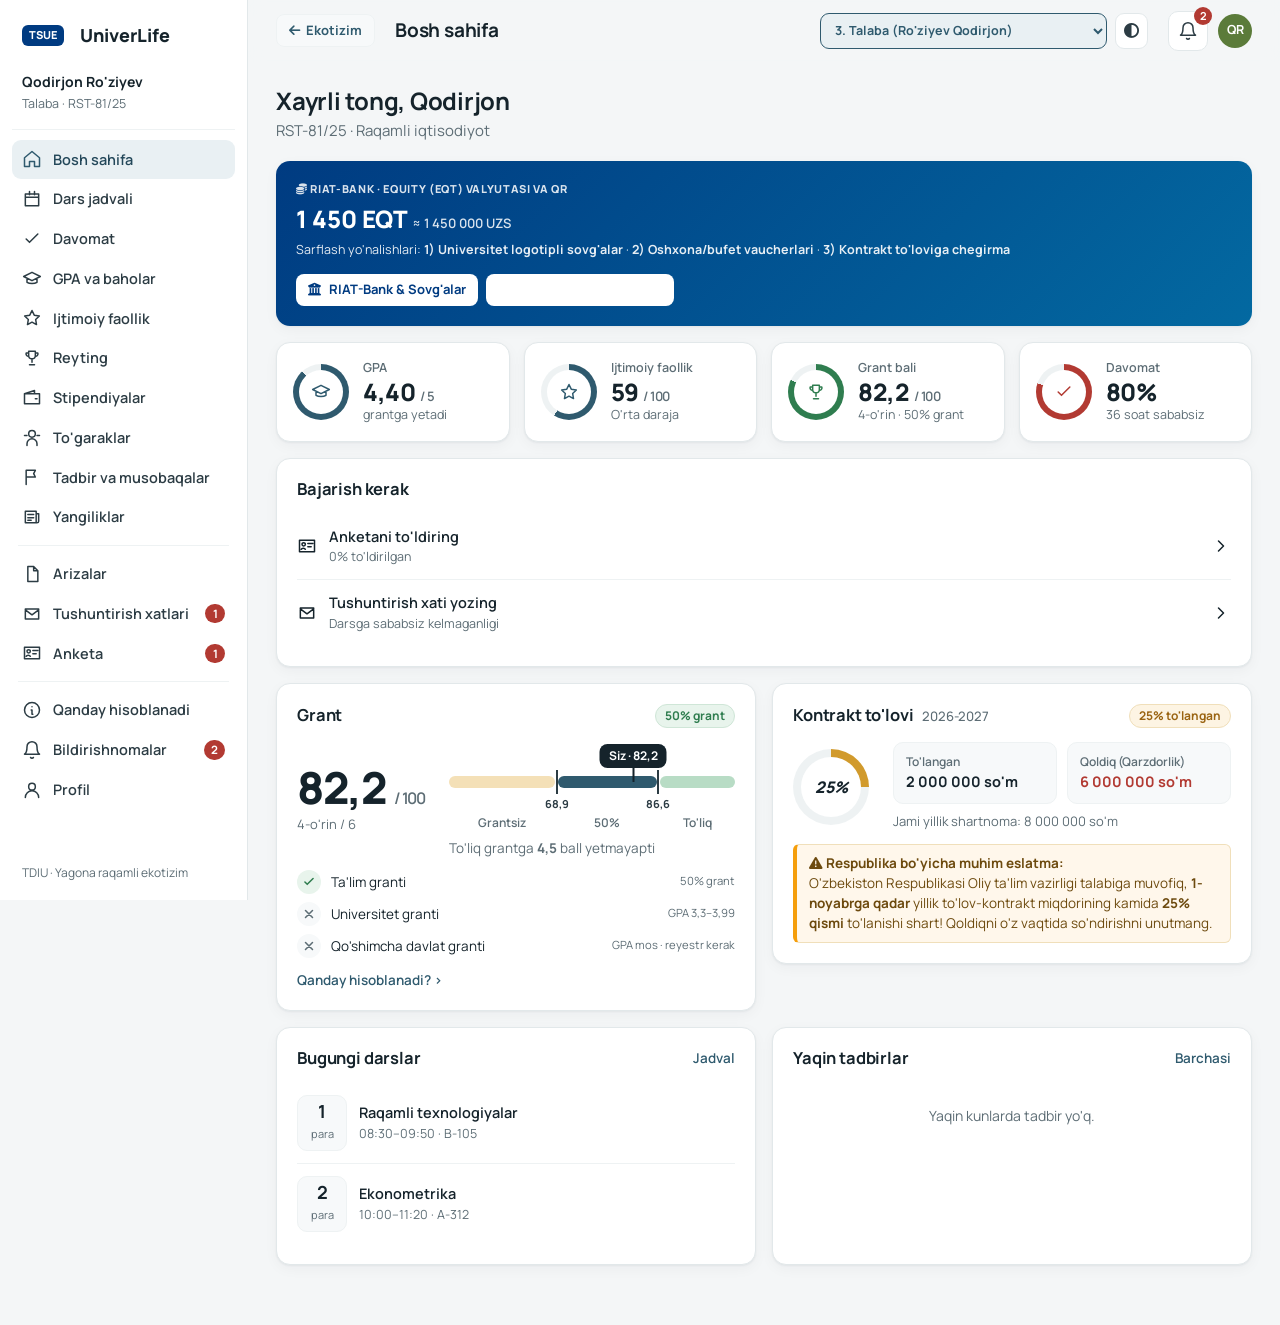
<file: apps/univerlife.html>
<!doctype html>
<html lang="uz">
<head>
<meta charset="utf-8">
<meta name="viewport" content="width=device-width, initial-scale=1, viewport-fit=cover">
<meta name="theme-color" content="#003B81">
<title>TSUE UniverLife · Yagona talabalar va akademik platforma</title>
<meta name="description" content="TSUE UniverLife: RIAT-Study (dars jadvali, GPA), RIAT-Parents (ota-onalar kabineti) va RIAT-Ijtimoiy (IFI 11 band, to'garaklar) yagona tizimi.">
<link rel="icon" href="/assets/images/faculty_logo.png">
<link rel="preconnect" href="https://fonts.googleapis.com">
<link rel="preconnect" href="https://fonts.gstatic.com" crossorigin>
<link href="https://fonts.googleapis.com/css2?family=Manrope:wght@400;500;600;700;800&family=Outfit:wght@500;600;700;800&display=swap" rel="stylesheet">
<link rel="stylesheet" href="https://cdnjs.cloudflare.com/ajax/libs/font-awesome/6.5.1/css/all.min.css">
<link rel="stylesheet" href="/css/univerlife.css">
<style>
  /* TSUE Ecosystem Custom Overrides */
  .brand { text-decoration: none; }
  .brand:hover { opacity: 0.95; }
  .top-back-btn:hover { background: var(--line) !important; color: var(--pri2) !important; }
  body.dark-mode {
    --bg: #060e1a !important;
    --card: #0f1b2e !important;
    --line: #1e293b !important;
    --line2: #24354d !important;
    --ink: #f8fafc !important;
    --ink2: #cbd5e1 !important;
    --muted: #94a3b8 !important;
    --soft: #142238 !important;
    --pri-soft: #142848 !important;
  }
  body.dark-mode .side { background: #091322 !important; border-right-color: #1e293b !important; }
  body.dark-mode .top { background: rgba(15, 27, 46, 0.94) !important; border-bottom-color: #1e293b !important; }
  body.dark-mode .card, body.dark-mode .stat, body.dark-mode .sheet, body.dark-mode .date, body.dark-mode .band, body.dark-mode .note {
    background: var(--card) !important; border-color: var(--line) !important; color: var(--ink) !important;
  }
  body.dark-mode .t, body.dark-mode table.t { background: var(--card) !important; border-color: var(--line) !important; }
  body.dark-mode table.t th { background: var(--soft) !important; border-color: var(--line2) !important; color: #cbd5e1 !important; }
  body.dark-mode table.t td { color: #f8fafc !important; border-color: var(--line2) !important; }
  body.dark-mode .kv div { background: var(--soft) !important; border-color: var(--line2) !important; color: #f8fafc !important; }
</style>
<script src="/js/qrcode.min.js"></script>
</head>
<body>
<div id="root"></div>

<script>
window.__UNIVERLIFE_SEED__ = {
  "users": [
    {
      "login": "monarch",
      "pass": "demo1234",
      "name": "Monarch",
      "surname": "Rektorat",
      "role": "admin",
      "university": "TDIU",
      "faculty": "Raqamli iqtisodiyot va axborot texnologiyalari fakulteti",
      "grp": "-",
      "phone": "+998 71 239 01 01",
      "jshir": "30101010000000",
      "direction": "Raqamli iqtisodiyot",
      "course": 4,
      "pay_type": "grant",
      "gender": "Erkak"
    },
    {
      "login": "sardor.alisherov",
      "pass": "pbkdf2$100000$+YPHPo5TlmM3+uX4hn2XpA==$9PiE/ecSl4jy7rqYEn/ZNOTPeYdQG0UUeo+Q3FX70Gw=",
      "name": "Qodirjon",
      "surname": "Ro'ziyev",
      "university": "Toshkent davlat iqtisodiyot universiteti",
      "faculty": "Raqamli iqtisodiyot",
      "grp": "RST-81/25",
      "role": "student",
      "parent_code": "SARD24",
      "dorm_room": "TTJ-6 · 214-xona",
      "jshir": "51203051230011",
      "phone": "+998 90 111 22 33",
      "direction": "Raqamli iqtisodiyot",
      "course": 2,
      "pay_type": "kontrakt",
      "gender": "Erkak"
    },
    {
      "login": "admin",
      "pass": "pbkdf2$100000$Xb9Bd3D9+4gjNK7nW+gRXA==$LEOjrgwDRuzKGVaG5MvCCjDpIIjB8p7dsJF34FsxIJk=",
      "name": "Admin",
      "surname": "UniverLife",
      "university": "UniverLife",
      "faculty": "Boshqaruv",
      "grp": "-",
      "role": "admin",
      "jshir": "30101801230123",
      "phone": "+998 71 239 01 01"
    },
    {
      "login": "ota.demo",
      "pass": "pbkdf2$100000$IZQQO6TTx69QtTk3BD+O6Q==$+Y0H5CSx0zUuHcYFOs1SA93XL+2LPfQoCMSx4SRaNHk=",
      "name": "Bekmurod aka",
      "surname": "Shodiyev",
      "university": "TDIU",
      "faculty": "Raqamli iqtisodiyot va axborot texnologiyalari fakulteti",
      "grp": "-",
      "role": "parent",
      "jshir": "31004751230088",
      "phone": "+998 90 977 31 52"
    },
    {
      "login": "tyutor.demo",
      "pass": "pbkdf2$100000$IZQQO6TTx69QtTk3BD+O6Q==$+Y0H5CSx0zUuHcYFOs1SA93XL+2LPfQoCMSx4SRaNHk=",
      "name": "Umar",
      "surname": "Abdurahmonov",
      "university": "TDIU",
      "faculty": "Raqamli iqtisodiyot va axborot texnologiyalari fakulteti",
      "grp": "-",
      "role": "tutor",
      "jshir": "41406881230099",
      "phone": "+998 90 345 12 67"
    },
    {
      "login": "dekanat.demo",
      "pass": "pbkdf2$100000$IZQQO6TTx69QtTk3BD+O6Q==$+Y0H5CSx0zUuHcYFOs1SA93XL+2LPfQoCMSx4SRaNHk=",
      "name": "Nodir",
      "surname": "Akbarov",
      "university": "TDIU",
      "faculty": "Raqamli iqtisodiyot va axborot texnologiyalari fakulteti",
      "grp": "-",
      "role": "dean",
      "jshir": "30307751230101",
      "phone": "+998 71 245 42 43"
    },
    {
      "login": "komendant.demo",
      "pass": "pbkdf2$100000$IZQQO6TTx69QtTk3BD+O6Q==$+Y0H5CSx0zUuHcYFOs1SA93XL+2LPfQoCMSx4SRaNHk=",
      "name": "Rustam",
      "surname": "Qodirov",
      "university": "Toshkent davlat iqtisodiyot universiteti",
      "faculty": "Talabalar turar joyi",
      "grp": "-",
      "role": "warden",
      "jshir": "31709701230112",
      "phone": "+998 91 404 77 21"
    },
    {
      "login": "malika.karimova",
      "pass": "pbkdf2$100000$IZQQO6TTx69QtTk3BD+O6Q==$+Y0H5CSx0zUuHcYFOs1SA93XL+2LPfQoCMSx4SRaNHk=",
      "name": "Malika",
      "surname": "Karimova",
      "university": "Toshkent davlat iqtisodiyot universiteti",
      "faculty": "Raqamli iqtisodiyot",
      "grp": "RST-81/25",
      "role": "student",
      "dorm_room": "A-216",
      "jshir": "61507061230022",
      "phone": "",
      "direction": "Raqamli iqtisodiyot",
      "course": 2,
      "pay_type": "kontrakt",
      "gender": "Ayol"
    },
    {
      "login": "jasur.toshmatov",
      "pass": "pbkdf2$100000$IZQQO6TTx69QtTk3BD+O6Q==$+Y0H5CSx0zUuHcYFOs1SA93XL+2LPfQoCMSx4SRaNHk=",
      "name": "Jasur",
      "surname": "Toshmatov",
      "university": "Toshkent davlat iqtisodiyot universiteti",
      "faculty": "Raqamli iqtisodiyot",
      "grp": "RST-81/25",
      "role": "student",
      "dorm_room": "B-105",
      "jshir": "50911051230033",
      "phone": "",
      "direction": "Raqamli iqtisodiyot",
      "course": 2,
      "pay_type": "kontrakt"
    },
    {
      "login": "dilnoza.rahimova",
      "pass": "pbkdf2$100000$IZQQO6TTx69QtTk3BD+O6Q==$+Y0H5CSx0zUuHcYFOs1SA93XL+2LPfQoCMSx4SRaNHk=",
      "name": "Dilnoza",
      "surname": "Rahimova",
      "university": "Toshkent davlat iqtisodiyot universiteti",
      "faculty": "Raqamli iqtisodiyot",
      "grp": "RST-81/25",
      "role": "student",
      "jshir": "62202061230044",
      "phone": "",
      "direction": "Raqamli iqtisodiyot",
      "course": 2,
      "pay_type": "kontrakt",
      "gender": "Ayol"
    },
    {
      "login": "bekzod.usmonov",
      "pass": "pbkdf2$100000$IZQQO6TTx69QtTk3BD+O6Q==$+Y0H5CSx0zUuHcYFOs1SA93XL+2LPfQoCMSx4SRaNHk=",
      "name": "Bekzod",
      "surname": "Usmonov",
      "university": "Toshkent davlat iqtisodiyot universiteti",
      "faculty": "Raqamli iqtisodiyot",
      "grp": "RST-81/25",
      "role": "student",
      "dorm_room": "B-107",
      "jshir": "50405051230055",
      "phone": "",
      "direction": "Raqamli iqtisodiyot",
      "course": 2,
      "pay_type": "kontrakt"
    },
    {
      "login": "nodira.yusupova",
      "pass": "pbkdf2$100000$IZQQO6TTx69QtTk3BD+O6Q==$+Y0H5CSx0zUuHcYFOs1SA93XL+2LPfQoCMSx4SRaNHk=",
      "name": "Nodira",
      "surname": "Yusupova",
      "university": "Toshkent davlat iqtisodiyot universiteti",
      "faculty": "Raqamli iqtisodiyot",
      "grp": "RST-82/25",
      "role": "student",
      "dorm_room": "A-301",
      "jshir": "61812051230066",
      "phone": "",
      "direction": "Raqamli iqtisodiyot",
      "course": 2,
      "pay_type": "kontrakt",
      "gender": "Ayol"
    },
    {
      "login": "sherzod.aliev",
      "pass": "pbkdf2$100000$IZQQO6TTx69QtTk3BD+O6Q==$+Y0H5CSx0zUuHcYFOs1SA93XL+2LPfQoCMSx4SRaNHk=",
      "name": "Sherzod",
      "surname": "Aliyev",
      "university": "Toshkent davlat iqtisodiyot universiteti",
      "faculty": "Raqamli iqtisodiyot",
      "grp": "RST-82/25",
      "role": "student",
      "jshir": "52508051230077",
      "phone": "",
      "direction": "Raqamli iqtisodiyot",
      "course": 2,
      "pay_type": "kontrakt"
    },
    {
      "login": "tyutor2.demo",
      "pass": "pbkdf2$100000$IZQQO6TTx69QtTk3BD+O6Q==$+Y0H5CSx0zUuHcYFOs1SA93XL+2LPfQoCMSx4SRaNHk=",
      "name": "Nargiza",
      "surname": "Ergasheva",
      "university": "-",
      "faculty": "Raqamli iqtisodiyot",
      "grp": "-",
      "role": "tutor",
      "viewed": 0,
      "read_n": "[]",
      "created": "2026-09-01T09:00:00.000Z",
      "jshir": "42011901230134",
      "phone": "+998 93 512 44 08"
    },
    {
      "login": "tyutor3.demo",
      "pass": "pbkdf2$100000$IZQQO6TTx69QtTk3BD+O6Q==$+Y0H5CSx0zUuHcYFOs1SA93XL+2LPfQoCMSx4SRaNHk=",
      "name": "Azizbek",
      "surname": "Qodirov",
      "university": "-",
      "faculty": "Menejment",
      "grp": "-",
      "role": "tutor",
      "viewed": 0,
      "read_n": "[]",
      "created": "2026-09-01T09:00:00.000Z",
      "jshir": "31302871230145",
      "phone": "+998 97 228 63 19"
    },
    {
      "login": "kamola.alisherova",
      "pass": "pbkdf2$100000$IZQQO6TTx69QtTk3BD+O6Q==$+Y0H5CSx0zUuHcYFOs1SA93XL+2LPfQoCMSx4SRaNHk=",
      "name": "Kamola",
      "surname": "Alisherova",
      "university": "Toshkent davlat iqtisodiyot universiteti",
      "faculty": "Menejment",
      "grp": "MNJ-21/24",
      "role": "student",
      "viewed": 0,
      "read_n": "[]",
      "created": "2026-09-01T09:00:00.000Z",
      "jshir": "60101061230156",
      "phone": "",
      "direction": "Menejment",
      "course": 3,
      "pay_type": "grant",
      "gender": "Ayol"
    },
    {
      "login": "otabek.nazarov",
      "pass": "pbkdf2$100000$IZQQO6TTx69QtTk3BD+O6Q==$+Y0H5CSx0zUuHcYFOs1SA93XL+2LPfQoCMSx4SRaNHk=",
      "name": "Otabek",
      "surname": "Nazarov",
      "university": "Toshkent davlat iqtisodiyot universiteti",
      "faculty": "Menejment",
      "grp": "MNJ-21/24",
      "role": "student",
      "viewed": 0,
      "read_n": "[]",
      "created": "2026-09-01T09:00:00.000Z",
      "jshir": "50202061230167",
      "phone": "",
      "direction": "Menejment",
      "course": 3,
      "pay_type": "kontrakt"
    },
    {
      "login": "madina.saidova",
      "pass": "pbkdf2$100000$IZQQO6TTx69QtTk3BD+O6Q==$+Y0H5CSx0zUuHcYFOs1SA93XL+2LPfQoCMSx4SRaNHk=",
      "name": "Madina",
      "surname": "Saidova",
      "university": "Toshkent davlat iqtisodiyot universiteti",
      "faculty": "Menejment",
      "grp": "MNJ-21/24",
      "role": "student",
      "viewed": 0,
      "read_n": "[]",
      "created": "2026-09-01T09:00:00.000Z",
      "jshir": "60303061230178",
      "phone": "",
      "direction": "Menejment",
      "course": 3,
      "pay_type": "kontrakt",
      "gender": "Ayol"
    },
    {
      "login": "javohir.rustamov",
      "pass": "pbkdf2$100000$IZQQO6TTx69QtTk3BD+O6Q==$+Y0H5CSx0zUuHcYFOs1SA93XL+2LPfQoCMSx4SRaNHk=",
      "name": "Javohir",
      "surname": "Rustamov",
      "university": "Toshkent davlat iqtisodiyot universiteti",
      "faculty": "Menejment",
      "grp": "MNJ-21/24",
      "role": "student",
      "viewed": 0,
      "read_n": "[]",
      "created": "2026-09-01T09:00:00.000Z",
      "jshir": "50404061230189",
      "phone": "",
      "direction": "Menejment",
      "course": 3,
      "pay_type": "kontrakt"
    },
    {
      "login": "klub.demo",
      "pass": "pbkdf2$100000$IZQQO6TTx69QtTk3BD+O6Q==$+Y0H5CSx0zUuHcYFOs1SA93XL+2LPfQoCMSx4SRaNHk=",
      "name": "Bahodir",
      "surname": "Yo'ldoshev",
      "university": "TDIU",
      "faculty": "Raqamli iqtisodiyot va axborot texnologiyalari fakulteti",
      "grp": "-",
      "role": "club",
      "viewed": 0,
      "read_n": "[]",
      "jshir": "32205891230201",
      "phone": "+998 93 520 44 10"
    },
    {
      "login": "aziz.karimov",
      "pass": "pbkdf2$100000$IZQQO6TTx69QtTk3BD+O6Q==$+Y0H5CSx0zUuHcYFOs1SA93XL+2LPfQoCMSx4SRaNHk=",
      "name": "Aziz",
      "surname": "Karimov",
      "university": "TDIU",
      "faculty": "Raqamli iqtisodiyot",
      "grp": "RST-83/25",
      "role": "student",
      "viewed": 0,
      "read_n": "[]",
      "jshir": 51010061230201,
      "phone": "",
      "direction": "Raqamli iqtisodiyot",
      "course": 2,
      "pay_type": "kontrakt"
    },
    {
      "login": "shahnoza.umarova",
      "pass": "pbkdf2$100000$IZQQO6TTx69QtTk3BD+O6Q==$+Y0H5CSx0zUuHcYFOs1SA93XL+2LPfQoCMSx4SRaNHk=",
      "name": "Shahnoza",
      "surname": "Umarova",
      "university": "TDIU",
      "faculty": "Raqamli iqtisodiyot",
      "grp": "RST-83/25",
      "role": "student",
      "viewed": 0,
      "read_n": "[]",
      "jshir": 61111061230212,
      "phone": "",
      "direction": "Raqamli iqtisodiyot",
      "course": 2,
      "pay_type": "kontrakt",
      "gender": "Ayol"
    },
    {
      "login": "farrux.ismoilov",
      "pass": "pbkdf2$100000$IZQQO6TTx69QtTk3BD+O6Q==$+Y0H5CSx0zUuHcYFOs1SA93XL+2LPfQoCMSx4SRaNHk=",
      "name": "Farrux",
      "surname": "Ismoilov",
      "university": "TDIU",
      "faculty": "Raqamli iqtisodiyot",
      "grp": "RST-83/25",
      "role": "student",
      "viewed": 0,
      "read_n": "[]",
      "jshir": 51212061230223,
      "phone": "",
      "direction": "Raqamli iqtisodiyot",
      "course": 2,
      "pay_type": "kontrakt"
    },
    {
      "login": "zarina.tolipova",
      "pass": "pbkdf2$100000$IZQQO6TTx69QtTk3BD+O6Q==$+Y0H5CSx0zUuHcYFOs1SA93XL+2LPfQoCMSx4SRaNHk=",
      "name": "Zarina",
      "surname": "Tolipova",
      "university": "TDIU",
      "faculty": "Raqamli iqtisodiyot",
      "grp": "RST-83/25",
      "role": "student",
      "viewed": 0,
      "read_n": "[]",
      "jshir": 61313061230234,
      "phone": "",
      "direction": "Raqamli iqtisodiyot",
      "course": 2,
      "pay_type": "kontrakt",
      "gender": "Ayol"
    }
  ],
  "hemis_subjects": [
    {
      "login": "sardor.alisherov",
      "sem": "2025-2026 · 1-semestr",
      "pos": 0,
      "subject": "Oliy matematika",
      "credits": 6,
      "score": 85,
      "absent_h": 0
    },
    {
      "login": "sardor.alisherov",
      "sem": "2025-2026 · 1-semestr",
      "pos": 1,
      "subject": "Iqtisodiyot nazariyasi",
      "credits": 6,
      "score": 93,
      "absent_h": 2
    },
    {
      "login": "sardor.alisherov",
      "sem": "2025-2026 · 1-semestr",
      "pos": 2,
      "subject": "Informatika",
      "credits": 4,
      "score": 89,
      "absent_h": 6
    },
    {
      "login": "sardor.alisherov",
      "sem": "2025-2026 · 1-semestr",
      "pos": 3,
      "subject": "Ingliz tili",
      "credits": 4,
      "score": 88,
      "absent_h": 2
    },
    {
      "login": "sardor.alisherov",
      "sem": "2025-2026 · 1-semestr",
      "pos": 4,
      "subject": "O'zbekiston tarixi",
      "credits": 4,
      "score": 85,
      "absent_h": 2
    },
    {
      "login": "sardor.alisherov",
      "sem": "2025-2026 · 2-semestr",
      "pos": 0,
      "subject": "Statistika",
      "credits": 6,
      "score": 83,
      "absent_h": 6
    },
    {
      "login": "sardor.alisherov",
      "sem": "2025-2026 · 2-semestr",
      "pos": 1,
      "subject": "Mikroiqtisodiyot",
      "credits": 6,
      "score": 82,
      "absent_h": 2
    },
    {
      "login": "sardor.alisherov",
      "sem": "2025-2026 · 2-semestr",
      "pos": 2,
      "subject": "Dasturlash asoslari",
      "credits": 4,
      "score": 95,
      "absent_h": 0
    },
    {
      "login": "sardor.alisherov",
      "sem": "2025-2026 · 2-semestr",
      "pos": 3,
      "subject": "Ingliz tili",
      "credits": 4,
      "score": 88,
      "absent_h": 6
    },
    {
      "login": "sardor.alisherov",
      "sem": "2025-2026 · 2-semestr",
      "pos": 4,
      "subject": "Falsafa",
      "credits": 4,
      "score": 84,
      "absent_h": 2
    },
    {
      "login": "sardor.alisherov",
      "sem": "2026-2027 · 1-semestr",
      "pos": 0,
      "subject": "Makroiqtisodiyot",
      "credits": 6,
      "score": 84,
      "absent_h": 0,
      "module": 1,
      "ended": "2026-10-17"
    },
    {
      "login": "sardor.alisherov",
      "sem": "2026-2027 · 1-semestr",
      "pos": 1,
      "subject": "Ma'lumotlar tahlili",
      "credits": 6,
      "score": null,
      "absent_h": 0,
      "module": 2
    },
    {
      "login": "sardor.alisherov",
      "sem": "2026-2027 · 1-semestr",
      "pos": 2,
      "subject": "Raqamli texnologiyalar",
      "credits": 5,
      "score": null,
      "absent_h": 0,
      "module": 3
    },
    {
      "login": "sardor.alisherov",
      "sem": "2026-2027 · 1-semestr",
      "pos": 3,
      "subject": "Ekonometrika",
      "credits": 5,
      "score": null,
      "absent_h": 0,
      "module": 2
    },
    {
      "login": "sardor.alisherov",
      "sem": "2026-2027 · 1-semestr",
      "pos": 4,
      "subject": "Ingliz tili",
      "credits": 4,
      "score": 90,
      "absent_h": 0,
      "module": 1,
      "ended": "2026-10-17"
    },
    {
      "login": "malika.karimova",
      "sem": "2025-2026 · 1-semestr",
      "pos": 0,
      "subject": "Oliy matematika",
      "credits": 6,
      "score": 89,
      "absent_h": 6
    },
    {
      "login": "malika.karimova",
      "sem": "2025-2026 · 1-semestr",
      "pos": 1,
      "subject": "Iqtisodiyot nazariyasi",
      "credits": 6,
      "score": 85,
      "absent_h": 2
    },
    {
      "login": "malika.karimova",
      "sem": "2025-2026 · 1-semestr",
      "pos": 2,
      "subject": "Informatika",
      "credits": 4,
      "score": 91,
      "absent_h": 4
    },
    {
      "login": "malika.karimova",
      "sem": "2025-2026 · 1-semestr",
      "pos": 3,
      "subject": "Ingliz tili",
      "credits": 4,
      "score": 98,
      "absent_h": 6
    },
    {
      "login": "malika.karimova",
      "sem": "2025-2026 · 1-semestr",
      "pos": 4,
      "subject": "O'zbekiston tarixi",
      "credits": 4,
      "score": 96,
      "absent_h": 2
    },
    {
      "login": "malika.karimova",
      "sem": "2025-2026 · 2-semestr",
      "pos": 0,
      "subject": "Statistika",
      "credits": 6,
      "score": 86,
      "absent_h": 4
    },
    {
      "login": "malika.karimova",
      "sem": "2025-2026 · 2-semestr",
      "pos": 1,
      "subject": "Mikroiqtisodiyot",
      "credits": 6,
      "score": 91,
      "absent_h": 2
    },
    {
      "login": "malika.karimova",
      "sem": "2025-2026 · 2-semestr",
      "pos": 2,
      "subject": "Dasturlash asoslari",
      "credits": 4,
      "score": 97,
      "absent_h": 4
    },
    {
      "login": "malika.karimova",
      "sem": "2025-2026 · 2-semestr",
      "pos": 3,
      "subject": "Ingliz tili",
      "credits": 4,
      "score": 92,
      "absent_h": 4
    },
    {
      "login": "malika.karimova",
      "sem": "2025-2026 · 2-semestr",
      "pos": 4,
      "subject": "Falsafa",
      "credits": 4,
      "score": 91,
      "absent_h": 6
    },
    {
      "login": "malika.karimova",
      "sem": "2026-2027 · 1-semestr",
      "pos": 0,
      "subject": "Makroiqtisodiyot",
      "credits": 6,
      "score": 92,
      "absent_h": 0,
      "module": 1,
      "ended": "2026-10-17"
    },
    {
      "login": "malika.karimova",
      "sem": "2026-2027 · 1-semestr",
      "pos": 1,
      "subject": "Ma'lumotlar tahlili",
      "credits": 6,
      "score": null,
      "absent_h": 0,
      "module": 2
    },
    {
      "login": "malika.karimova",
      "sem": "2026-2027 · 1-semestr",
      "pos": 2,
      "subject": "Raqamli texnologiyalar",
      "credits": 5,
      "score": null,
      "absent_h": 0,
      "module": 3
    },
    {
      "login": "malika.karimova",
      "sem": "2026-2027 · 1-semestr",
      "pos": 3,
      "subject": "Ekonometrika",
      "credits": 5,
      "score": null,
      "absent_h": 0,
      "module": 2
    },
    {
      "login": "malika.karimova",
      "sem": "2026-2027 · 1-semestr",
      "pos": 4,
      "subject": "Ingliz tili",
      "credits": 4,
      "score": 95,
      "absent_h": 0,
      "module": 1,
      "ended": "2026-10-17"
    },
    {
      "login": "jasur.toshmatov",
      "sem": "2025-2026 · 1-semestr",
      "pos": 0,
      "subject": "Oliy matematika",
      "credits": 6,
      "score": 68,
      "absent_h": 6
    },
    {
      "login": "jasur.toshmatov",
      "sem": "2025-2026 · 1-semestr",
      "pos": 1,
      "subject": "Iqtisodiyot nazariyasi",
      "credits": 6,
      "score": 74,
      "absent_h": 6
    },
    {
      "login": "jasur.toshmatov",
      "sem": "2025-2026 · 1-semestr",
      "pos": 2,
      "subject": "Informatika",
      "credits": 4,
      "score": 68,
      "absent_h": 0
    },
    {
      "login": "jasur.toshmatov",
      "sem": "2025-2026 · 1-semestr",
      "pos": 3,
      "subject": "Ingliz tili",
      "credits": 4,
      "score": 77,
      "absent_h": 4
    },
    {
      "login": "jasur.toshmatov",
      "sem": "2025-2026 · 1-semestr",
      "pos": 4,
      "subject": "O'zbekiston tarixi",
      "credits": 4,
      "score": 71,
      "absent_h": 2
    },
    {
      "login": "jasur.toshmatov",
      "sem": "2025-2026 · 2-semestr",
      "pos": 0,
      "subject": "Statistika",
      "credits": 6,
      "score": 76,
      "absent_h": 6
    },
    {
      "login": "jasur.toshmatov",
      "sem": "2025-2026 · 2-semestr",
      "pos": 1,
      "subject": "Mikroiqtisodiyot",
      "credits": 6,
      "score": 75,
      "absent_h": 4
    },
    {
      "login": "jasur.toshmatov",
      "sem": "2025-2026 · 2-semestr",
      "pos": 2,
      "subject": "Dasturlash asoslari",
      "credits": 4,
      "score": 76,
      "absent_h": 4
    },
    {
      "login": "jasur.toshmatov",
      "sem": "2025-2026 · 2-semestr",
      "pos": 3,
      "subject": "Ingliz tili",
      "credits": 4,
      "score": 74,
      "absent_h": 4
    },
    {
      "login": "jasur.toshmatov",
      "sem": "2025-2026 · 2-semestr",
      "pos": 4,
      "subject": "Falsafa",
      "credits": 4,
      "score": 74,
      "absent_h": 2
    },
    {
      "login": "jasur.toshmatov",
      "sem": "2026-2027 · 1-semestr",
      "pos": 0,
      "subject": "Makroiqtisodiyot",
      "credits": 6,
      "score": 66,
      "absent_h": 0,
      "module": 1,
      "ended": "2026-10-17"
    },
    {
      "login": "jasur.toshmatov",
      "sem": "2026-2027 · 1-semestr",
      "pos": 1,
      "subject": "Ma'lumotlar tahlili",
      "credits": 6,
      "score": null,
      "absent_h": 0,
      "module": 2
    },
    {
      "login": "jasur.toshmatov",
      "sem": "2026-2027 · 1-semestr",
      "pos": 2,
      "subject": "Raqamli texnologiyalar",
      "credits": 5,
      "score": null,
      "absent_h": 0,
      "module": 3
    },
    {
      "login": "jasur.toshmatov",
      "sem": "2026-2027 · 1-semestr",
      "pos": 3,
      "subject": "Ekonometrika",
      "credits": 5,
      "score": null,
      "absent_h": 0,
      "module": 2
    },
    {
      "login": "jasur.toshmatov",
      "sem": "2026-2027 · 1-semestr",
      "pos": 4,
      "subject": "Ingliz tili",
      "credits": 4,
      "score": 72,
      "absent_h": 0,
      "module": 1,
      "ended": "2026-10-17"
    },
    {
      "login": "dilnoza.rahimova",
      "sem": "2025-2026 · 1-semestr",
      "pos": 0,
      "subject": "Oliy matematika",
      "credits": 6,
      "score": 92,
      "absent_h": 2
    },
    {
      "login": "dilnoza.rahimova",
      "sem": "2025-2026 · 1-semestr",
      "pos": 1,
      "subject": "Iqtisodiyot nazariyasi",
      "credits": 6,
      "score": 83,
      "absent_h": 4
    },
    {
      "login": "dilnoza.rahimova",
      "sem": "2025-2026 · 1-semestr",
      "pos": 2,
      "subject": "Informatika",
      "credits": 4,
      "score": 82,
      "absent_h": 2
    },
    {
      "login": "dilnoza.rahimova",
      "sem": "2025-2026 · 1-semestr",
      "pos": 3,
      "subject": "Ingliz tili",
      "credits": 4,
      "score": 90,
      "absent_h": 4
    },
    {
      "login": "dilnoza.rahimova",
      "sem": "2025-2026 · 1-semestr",
      "pos": 4,
      "subject": "O'zbekiston tarixi",
      "credits": 4,
      "score": 82,
      "absent_h": 2
    },
    {
      "login": "dilnoza.rahimova",
      "sem": "2025-2026 · 2-semestr",
      "pos": 0,
      "subject": "Statistika",
      "credits": 6,
      "score": 89,
      "absent_h": 0
    },
    {
      "login": "dilnoza.rahimova",
      "sem": "2025-2026 · 2-semestr",
      "pos": 1,
      "subject": "Mikroiqtisodiyot",
      "credits": 6,
      "score": 82,
      "absent_h": 2
    },
    {
      "login": "dilnoza.rahimova",
      "sem": "2025-2026 · 2-semestr",
      "pos": 2,
      "subject": "Dasturlash asoslari",
      "credits": 4,
      "score": 85,
      "absent_h": 4
    },
    {
      "login": "dilnoza.rahimova",
      "sem": "2025-2026 · 2-semestr",
      "pos": 3,
      "subject": "Ingliz tili",
      "credits": 4,
      "score": 84,
      "absent_h": 6
    },
    {
      "login": "dilnoza.rahimova",
      "sem": "2025-2026 · 2-semestr",
      "pos": 4,
      "subject": "Falsafa",
      "credits": 4,
      "score": 79,
      "absent_h": 2
    },
    {
      "login": "dilnoza.rahimova",
      "sem": "2026-2027 · 1-semestr",
      "pos": 0,
      "subject": "Makroiqtisodiyot",
      "credits": 6,
      "score": 87,
      "absent_h": 0,
      "module": 1,
      "ended": "2026-10-17"
    },
    {
      "login": "dilnoza.rahimova",
      "sem": "2026-2027 · 1-semestr",
      "pos": 1,
      "subject": "Ma'lumotlar tahlili",
      "credits": 6,
      "score": null,
      "absent_h": 0,
      "module": 2
    },
    {
      "login": "dilnoza.rahimova",
      "sem": "2026-2027 · 1-semestr",
      "pos": 2,
      "subject": "Raqamli texnologiyalar",
      "credits": 5,
      "score": null,
      "absent_h": 0,
      "module": 3
    },
    {
      "login": "dilnoza.rahimova",
      "sem": "2026-2027 · 1-semestr",
      "pos": 3,
      "subject": "Ekonometrika",
      "credits": 5,
      "score": null,
      "absent_h": 0,
      "module": 2
    },
    {
      "login": "dilnoza.rahimova",
      "sem": "2026-2027 · 1-semestr",
      "pos": 4,
      "subject": "Ingliz tili",
      "credits": 4,
      "score": 80,
      "absent_h": 0,
      "module": 1,
      "ended": "2026-10-17"
    },
    {
      "login": "bekzod.usmonov",
      "sem": "2025-2026 · 1-semestr",
      "pos": 0,
      "subject": "Oliy matematika",
      "credits": 6,
      "score": 69,
      "absent_h": 2
    },
    {
      "login": "bekzod.usmonov",
      "sem": "2025-2026 · 1-semestr",
      "pos": 1,
      "subject": "Iqtisodiyot nazariyasi",
      "credits": 6,
      "score": 76,
      "absent_h": 2
    },
    {
      "login": "bekzod.usmonov",
      "sem": "2025-2026 · 1-semestr",
      "pos": 2,
      "subject": "Informatika",
      "credits": 4,
      "score": 85,
      "absent_h": 6
    },
    {
      "login": "bekzod.usmonov",
      "sem": "2025-2026 · 1-semestr",
      "pos": 3,
      "subject": "Ingliz tili",
      "credits": 4,
      "score": 87,
      "absent_h": 0
    },
    {
      "login": "bekzod.usmonov",
      "sem": "2025-2026 · 1-semestr",
      "pos": 4,
      "subject": "O'zbekiston tarixi",
      "credits": 4,
      "score": 69,
      "absent_h": 4
    },
    {
      "login": "bekzod.usmonov",
      "sem": "2025-2026 · 2-semestr",
      "pos": 0,
      "subject": "Statistika",
      "credits": 6,
      "score": 72,
      "absent_h": 2
    },
    {
      "login": "bekzod.usmonov",
      "sem": "2025-2026 · 2-semestr",
      "pos": 1,
      "subject": "Mikroiqtisodiyot",
      "credits": 6,
      "score": 74,
      "absent_h": 2
    },
    {
      "login": "bekzod.usmonov",
      "sem": "2025-2026 · 2-semestr",
      "pos": 2,
      "subject": "Dasturlash asoslari",
      "credits": 4,
      "score": 78,
      "absent_h": 4
    },
    {
      "login": "bekzod.usmonov",
      "sem": "2025-2026 · 2-semestr",
      "pos": 3,
      "subject": "Ingliz tili",
      "credits": 4,
      "score": 76,
      "absent_h": 4
    },
    {
      "login": "bekzod.usmonov",
      "sem": "2025-2026 · 2-semestr",
      "pos": 4,
      "subject": "Falsafa",
      "credits": 4,
      "score": 80,
      "absent_h": 0
    },
    {
      "login": "bekzod.usmonov",
      "sem": "2026-2027 · 1-semestr",
      "pos": 0,
      "subject": "Makroiqtisodiyot",
      "credits": 6,
      "score": 76,
      "absent_h": 0,
      "module": 1,
      "ended": "2026-10-17"
    },
    {
      "login": "bekzod.usmonov",
      "sem": "2026-2027 · 1-semestr",
      "pos": 1,
      "subject": "Ma'lumotlar tahlili",
      "credits": 6,
      "score": null,
      "absent_h": 0,
      "module": 2
    },
    {
      "login": "bekzod.usmonov",
      "sem": "2026-2027 · 1-semestr",
      "pos": 2,
      "subject": "Raqamli texnologiyalar",
      "credits": 5,
      "score": null,
      "absent_h": 0,
      "module": 3
    },
    {
      "login": "bekzod.usmonov",
      "sem": "2026-2027 · 1-semestr",
      "pos": 3,
      "subject": "Ekonometrika",
      "credits": 5,
      "score": null,
      "absent_h": 0,
      "module": 2
    },
    {
      "login": "bekzod.usmonov",
      "sem": "2026-2027 · 1-semestr",
      "pos": 4,
      "subject": "Ingliz tili",
      "credits": 4,
      "score": 70,
      "absent_h": 0,
      "module": 1,
      "ended": "2026-10-17"
    },
    {
      "login": "nodira.yusupova",
      "sem": "2025-2026 · 1-semestr",
      "pos": 0,
      "subject": "Oliy matematika",
      "credits": 6,
      "score": 95,
      "absent_h": 4
    },
    {
      "login": "nodira.yusupova",
      "sem": "2025-2026 · 1-semestr",
      "pos": 1,
      "subject": "Iqtisodiyot nazariyasi",
      "credits": 6,
      "score": 93,
      "absent_h": 4
    },
    {
      "login": "nodira.yusupova",
      "sem": "2025-2026 · 1-semestr",
      "pos": 2,
      "subject": "Informatika",
      "credits": 4,
      "score": 100,
      "absent_h": 6
    },
    {
      "login": "nodira.yusupova",
      "sem": "2025-2026 · 1-semestr",
      "pos": 3,
      "subject": "Ingliz tili",
      "credits": 4,
      "score": 89,
      "absent_h": 2
    },
    {
      "login": "nodira.yusupova",
      "sem": "2025-2026 · 1-semestr",
      "pos": 4,
      "subject": "O'zbekiston tarixi",
      "credits": 4,
      "score": 87,
      "absent_h": 6
    },
    {
      "login": "nodira.yusupova",
      "sem": "2025-2026 · 2-semestr",
      "pos": 0,
      "subject": "Statistika",
      "credits": 6,
      "score": 100,
      "absent_h": 2
    },
    {
      "login": "nodira.yusupova",
      "sem": "2025-2026 · 2-semestr",
      "pos": 1,
      "subject": "Mikroiqtisodiyot",
      "credits": 6,
      "score": 86,
      "absent_h": 0
    },
    {
      "login": "nodira.yusupova",
      "sem": "2025-2026 · 2-semestr",
      "pos": 2,
      "subject": "Dasturlash asoslari",
      "credits": 4,
      "score": 84,
      "absent_h": 0
    },
    {
      "login": "nodira.yusupova",
      "sem": "2025-2026 · 2-semestr",
      "pos": 3,
      "subject": "Ingliz tili",
      "credits": 4,
      "score": 86,
      "absent_h": 2
    },
    {
      "login": "nodira.yusupova",
      "sem": "2025-2026 · 2-semestr",
      "pos": 4,
      "subject": "Falsafa",
      "credits": 4,
      "score": 89,
      "absent_h": 6
    },
    {
      "login": "nodira.yusupova",
      "sem": "2026-2027 · 1-semestr",
      "pos": 0,
      "subject": "Makroiqtisodiyot",
      "credits": 6,
      "score": 90,
      "absent_h": 0,
      "module": 1,
      "ended": "2026-10-17"
    },
    {
      "login": "nodira.yusupova",
      "sem": "2026-2027 · 1-semestr",
      "pos": 1,
      "subject": "Ma'lumotlar tahlili",
      "credits": 6,
      "score": null,
      "absent_h": 0,
      "module": 2
    },
    {
      "login": "nodira.yusupova",
      "sem": "2026-2027 · 1-semestr",
      "pos": 2,
      "subject": "Raqamli texnologiyalar",
      "credits": 5,
      "score": null,
      "absent_h": 0,
      "module": 3
    },
    {
      "login": "nodira.yusupova",
      "sem": "2026-2027 · 1-semestr",
      "pos": 3,
      "subject": "Ekonometrika",
      "credits": 5,
      "score": null,
      "absent_h": 0,
      "module": 2
    },
    {
      "login": "nodira.yusupova",
      "sem": "2026-2027 · 1-semestr",
      "pos": 4,
      "subject": "Ingliz tili",
      "credits": 4,
      "score": 84,
      "absent_h": 0,
      "module": 1,
      "ended": "2026-10-17"
    },
    {
      "login": "sherzod.aliev",
      "sem": "2025-2026 · 1-semestr",
      "pos": 0,
      "subject": "Oliy matematika",
      "credits": 6,
      "score": 61,
      "absent_h": 2
    },
    {
      "login": "sherzod.aliev",
      "sem": "2025-2026 · 1-semestr",
      "pos": 1,
      "subject": "Iqtisodiyot nazariyasi",
      "credits": 6,
      "score": 65,
      "absent_h": 2
    },
    {
      "login": "sherzod.aliev",
      "sem": "2025-2026 · 1-semestr",
      "pos": 2,
      "subject": "Informatika",
      "credits": 4,
      "score": 66,
      "absent_h": 2
    },
    {
      "login": "sherzod.aliev",
      "sem": "2025-2026 · 1-semestr",
      "pos": 3,
      "subject": "Ingliz tili",
      "credits": 4,
      "score": 66,
      "absent_h": 2
    },
    {
      "login": "sherzod.aliev",
      "sem": "2025-2026 · 1-semestr",
      "pos": 4,
      "subject": "O'zbekiston tarixi",
      "credits": 4,
      "score": 67,
      "absent_h": 2
    },
    {
      "login": "sherzod.aliev",
      "sem": "2025-2026 · 2-semestr",
      "pos": 0,
      "subject": "Statistika",
      "credits": 6,
      "score": 70,
      "absent_h": 0
    },
    {
      "login": "sherzod.aliev",
      "sem": "2025-2026 · 2-semestr",
      "pos": 1,
      "subject": "Mikroiqtisodiyot",
      "credits": 6,
      "score": 58,
      "absent_h": 6
    },
    {
      "login": "sherzod.aliev",
      "sem": "2025-2026 · 2-semestr",
      "pos": 2,
      "subject": "Dasturlash asoslari",
      "credits": 4,
      "score": 77,
      "absent_h": 4
    },
    {
      "login": "sherzod.aliev",
      "sem": "2025-2026 · 2-semestr",
      "pos": 3,
      "subject": "Ingliz tili",
      "credits": 4,
      "score": 68,
      "absent_h": 2
    },
    {
      "login": "sherzod.aliev",
      "sem": "2025-2026 · 2-semestr",
      "pos": 4,
      "subject": "Falsafa",
      "credits": 4,
      "score": 63,
      "absent_h": 4
    },
    {
      "login": "sherzod.aliev",
      "sem": "2026-2027 · 1-semestr",
      "pos": 0,
      "subject": "Makroiqtisodiyot",
      "credits": 6,
      "score": 74,
      "absent_h": 0,
      "module": 1,
      "ended": "2026-10-17"
    },
    {
      "login": "sherzod.aliev",
      "sem": "2026-2027 · 1-semestr",
      "pos": 1,
      "subject": "Ma'lumotlar tahlili",
      "credits": 6,
      "score": null,
      "absent_h": 0,
      "module": 2
    },
    {
      "login": "sherzod.aliev",
      "sem": "2026-2027 · 1-semestr",
      "pos": 2,
      "subject": "Raqamli texnologiyalar",
      "credits": 5,
      "score": null,
      "absent_h": 0,
      "module": 3
    },
    {
      "login": "sherzod.aliev",
      "sem": "2026-2027 · 1-semestr",
      "pos": 3,
      "subject": "Ekonometrika",
      "credits": 5,
      "score": null,
      "absent_h": 0,
      "module": 2
    },
    {
      "login": "sherzod.aliev",
      "sem": "2026-2027 · 1-semestr",
      "pos": 4,
      "subject": "Ingliz tili",
      "credits": 4,
      "score": 79,
      "absent_h": 0,
      "module": 1,
      "ended": "2026-10-17"
    },
    {
      "login": "kamola.alisherova",
      "sem": "2025-2026 · 1-semestr",
      "pos": 0,
      "subject": "Menejment asoslari",
      "credits": 6,
      "score": 82,
      "absent_h": 2
    },
    {
      "login": "kamola.alisherova",
      "sem": "2025-2026 · 1-semestr",
      "pos": 1,
      "subject": "Marketing",
      "credits": 6,
      "score": 87,
      "absent_h": 2
    },
    {
      "login": "kamola.alisherova",
      "sem": "2025-2026 · 1-semestr",
      "pos": 2,
      "subject": "Buxgalteriya hisobi",
      "credits": 5,
      "score": 76,
      "absent_h": 2
    },
    {
      "login": "kamola.alisherova",
      "sem": "2025-2026 · 1-semestr",
      "pos": 3,
      "subject": "Ingliz tili",
      "credits": 4,
      "score": 84,
      "absent_h": 2
    },
    {
      "login": "kamola.alisherova",
      "sem": "2025-2026 · 1-semestr",
      "pos": 4,
      "subject": "Huquqshunoslik",
      "credits": 3,
      "score": 95,
      "absent_h": 2
    },
    {
      "login": "kamola.alisherova",
      "sem": "2025-2026 · 2-semestr",
      "pos": 0,
      "subject": "Strategik menejment",
      "credits": 6,
      "score": 95,
      "absent_h": 4
    },
    {
      "login": "kamola.alisherova",
      "sem": "2025-2026 · 2-semestr",
      "pos": 1,
      "subject": "Moliya",
      "credits": 6,
      "score": 91,
      "absent_h": 6
    },
    {
      "login": "kamola.alisherova",
      "sem": "2025-2026 · 2-semestr",
      "pos": 2,
      "subject": "Tashkiliy xulq",
      "credits": 4,
      "score": 83,
      "absent_h": 6
    },
    {
      "login": "kamola.alisherova",
      "sem": "2025-2026 · 2-semestr",
      "pos": 3,
      "subject": "Ingliz tili",
      "credits": 4,
      "score": 82,
      "absent_h": 2
    },
    {
      "login": "kamola.alisherova",
      "sem": "2025-2026 · 2-semestr",
      "pos": 4,
      "subject": "Statistika",
      "credits": 4,
      "score": 80,
      "absent_h": 2
    },
    {
      "login": "kamola.alisherova",
      "sem": "2026-2027 · 1-semestr",
      "pos": 0,
      "subject": "Loyiha boshqaruvi",
      "credits": 6,
      "score": null,
      "absent_h": 0,
      "module": 1
    },
    {
      "login": "kamola.alisherova",
      "sem": "2026-2027 · 1-semestr",
      "pos": 1,
      "subject": "Inson resurslarini boshqarish",
      "credits": 5,
      "score": null,
      "absent_h": 0,
      "module": 2
    },
    {
      "login": "kamola.alisherova",
      "sem": "2026-2027 · 1-semestr",
      "pos": 2,
      "subject": "Xalqaro menejment",
      "credits": 5,
      "score": null,
      "absent_h": 0,
      "module": 3
    },
    {
      "login": "kamola.alisherova",
      "sem": "2026-2027 · 1-semestr",
      "pos": 3,
      "subject": "Biznes etikasi",
      "credits": 4,
      "score": null,
      "absent_h": 0,
      "module": 2
    },
    {
      "login": "kamola.alisherova",
      "sem": "2026-2027 · 1-semestr",
      "pos": 4,
      "subject": "Ingliz tili",
      "credits": 4,
      "score": null,
      "absent_h": 0,
      "module": 1
    },
    {
      "login": "otabek.nazarov",
      "sem": "2025-2026 · 1-semestr",
      "pos": 0,
      "subject": "Menejment asoslari",
      "credits": 6,
      "score": 68,
      "absent_h": 4
    },
    {
      "login": "otabek.nazarov",
      "sem": "2025-2026 · 1-semestr",
      "pos": 1,
      "subject": "Marketing",
      "credits": 6,
      "score": 79,
      "absent_h": 6
    },
    {
      "login": "otabek.nazarov",
      "sem": "2025-2026 · 1-semestr",
      "pos": 2,
      "subject": "Buxgalteriya hisobi",
      "credits": 5,
      "score": 72,
      "absent_h": 6
    },
    {
      "login": "otabek.nazarov",
      "sem": "2025-2026 · 1-semestr",
      "pos": 3,
      "subject": "Ingliz tili",
      "credits": 4,
      "score": 82,
      "absent_h": 2
    },
    {
      "login": "otabek.nazarov",
      "sem": "2025-2026 · 1-semestr",
      "pos": 4,
      "subject": "Huquqshunoslik",
      "credits": 3,
      "score": 75,
      "absent_h": 4
    },
    {
      "login": "otabek.nazarov",
      "sem": "2025-2026 · 2-semestr",
      "pos": 0,
      "subject": "Strategik menejment",
      "credits": 6,
      "score": 79,
      "absent_h": 0
    },
    {
      "login": "otabek.nazarov",
      "sem": "2025-2026 · 2-semestr",
      "pos": 1,
      "subject": "Moliya",
      "credits": 6,
      "score": 66,
      "absent_h": 2
    },
    {
      "login": "otabek.nazarov",
      "sem": "2025-2026 · 2-semestr",
      "pos": 2,
      "subject": "Tashkiliy xulq",
      "credits": 4,
      "score": 79,
      "absent_h": 4
    },
    {
      "login": "otabek.nazarov",
      "sem": "2025-2026 · 2-semestr",
      "pos": 3,
      "subject": "Ingliz tili",
      "credits": 4,
      "score": 81,
      "absent_h": 0
    },
    {
      "login": "otabek.nazarov",
      "sem": "2025-2026 · 2-semestr",
      "pos": 4,
      "subject": "Statistika",
      "credits": 4,
      "score": 80,
      "absent_h": 4
    },
    {
      "login": "otabek.nazarov",
      "sem": "2026-2027 · 1-semestr",
      "pos": 0,
      "subject": "Loyiha boshqaruvi",
      "credits": 6,
      "score": null,
      "absent_h": 0,
      "module": 1
    },
    {
      "login": "otabek.nazarov",
      "sem": "2026-2027 · 1-semestr",
      "pos": 1,
      "subject": "Inson resurslarini boshqarish",
      "credits": 5,
      "score": null,
      "absent_h": 0,
      "module": 2
    },
    {
      "login": "otabek.nazarov",
      "sem": "2026-2027 · 1-semestr",
      "pos": 2,
      "subject": "Xalqaro menejment",
      "credits": 5,
      "score": null,
      "absent_h": 0,
      "module": 3
    },
    {
      "login": "otabek.nazarov",
      "sem": "2026-2027 · 1-semestr",
      "pos": 3,
      "subject": "Biznes etikasi",
      "credits": 4,
      "score": null,
      "absent_h": 0,
      "module": 2
    },
    {
      "login": "otabek.nazarov",
      "sem": "2026-2027 · 1-semestr",
      "pos": 4,
      "subject": "Ingliz tili",
      "credits": 4,
      "score": null,
      "absent_h": 0,
      "module": 1
    },
    {
      "login": "madina.saidova",
      "sem": "2025-2026 · 1-semestr",
      "pos": 0,
      "subject": "Menejment asoslari",
      "credits": 6,
      "score": 100,
      "absent_h": 2
    },
    {
      "login": "madina.saidova",
      "sem": "2025-2026 · 1-semestr",
      "pos": 1,
      "subject": "Marketing",
      "credits": 6,
      "score": 95,
      "absent_h": 4
    },
    {
      "login": "madina.saidova",
      "sem": "2025-2026 · 1-semestr",
      "pos": 2,
      "subject": "Buxgalteriya hisobi",
      "credits": 5,
      "score": 96,
      "absent_h": 0
    },
    {
      "login": "madina.saidova",
      "sem": "2025-2026 · 1-semestr",
      "pos": 3,
      "subject": "Ingliz tili",
      "credits": 4,
      "score": 90,
      "absent_h": 2
    },
    {
      "login": "madina.saidova",
      "sem": "2025-2026 · 1-semestr",
      "pos": 4,
      "subject": "Huquqshunoslik",
      "credits": 3,
      "score": 99,
      "absent_h": 4
    },
    {
      "login": "madina.saidova",
      "sem": "2025-2026 · 2-semestr",
      "pos": 0,
      "subject": "Strategik menejment",
      "credits": 6,
      "score": 100,
      "absent_h": 4
    },
    {
      "login": "madina.saidova",
      "sem": "2025-2026 · 2-semestr",
      "pos": 1,
      "subject": "Moliya",
      "credits": 6,
      "score": 100,
      "absent_h": 6
    },
    {
      "login": "madina.saidova",
      "sem": "2025-2026 · 2-semestr",
      "pos": 2,
      "subject": "Tashkiliy xulq",
      "credits": 4,
      "score": 94,
      "absent_h": 2
    },
    {
      "login": "madina.saidova",
      "sem": "2025-2026 · 2-semestr",
      "pos": 3,
      "subject": "Ingliz tili",
      "credits": 4,
      "score": 97,
      "absent_h": 2
    },
    {
      "login": "madina.saidova",
      "sem": "2025-2026 · 2-semestr",
      "pos": 4,
      "subject": "Statistika",
      "credits": 4,
      "score": 97,
      "absent_h": 2
    },
    {
      "login": "madina.saidova",
      "sem": "2026-2027 · 1-semestr",
      "pos": 0,
      "subject": "Loyiha boshqaruvi",
      "credits": 6,
      "score": null,
      "absent_h": 0,
      "module": 1
    },
    {
      "login": "madina.saidova",
      "sem": "2026-2027 · 1-semestr",
      "pos": 1,
      "subject": "Inson resurslarini boshqarish",
      "credits": 5,
      "score": null,
      "absent_h": 0,
      "module": 2
    },
    {
      "login": "madina.saidova",
      "sem": "2026-2027 · 1-semestr",
      "pos": 2,
      "subject": "Xalqaro menejment",
      "credits": 5,
      "score": null,
      "absent_h": 0,
      "module": 3
    },
    {
      "login": "madina.saidova",
      "sem": "2026-2027 · 1-semestr",
      "pos": 3,
      "subject": "Biznes etikasi",
      "credits": 4,
      "score": null,
      "absent_h": 0,
      "module": 2
    },
    {
      "login": "madina.saidova",
      "sem": "2026-2027 · 1-semestr",
      "pos": 4,
      "subject": "Ingliz tili",
      "credits": 4,
      "score": null,
      "absent_h": 0,
      "module": 1
    },
    {
      "login": "javohir.rustamov",
      "sem": "2025-2026 · 1-semestr",
      "pos": 0,
      "subject": "Menejment asoslari",
      "credits": 6,
      "score": 72,
      "absent_h": 0
    },
    {
      "login": "javohir.rustamov",
      "sem": "2025-2026 · 1-semestr",
      "pos": 1,
      "subject": "Marketing",
      "credits": 6,
      "score": 76,
      "absent_h": 0
    },
    {
      "login": "javohir.rustamov",
      "sem": "2025-2026 · 1-semestr",
      "pos": 2,
      "subject": "Buxgalteriya hisobi",
      "credits": 5,
      "score": 66,
      "absent_h": 2
    },
    {
      "login": "javohir.rustamov",
      "sem": "2025-2026 · 1-semestr",
      "pos": 3,
      "subject": "Ingliz tili",
      "credits": 4,
      "score": 74,
      "absent_h": 2
    },
    {
      "login": "javohir.rustamov",
      "sem": "2025-2026 · 1-semestr",
      "pos": 4,
      "subject": "Huquqshunoslik",
      "credits": 3,
      "score": 73,
      "absent_h": 2
    },
    {
      "login": "javohir.rustamov",
      "sem": "2025-2026 · 2-semestr",
      "pos": 0,
      "subject": "Strategik menejment",
      "credits": 6,
      "score": 67,
      "absent_h": 6
    },
    {
      "login": "javohir.rustamov",
      "sem": "2025-2026 · 2-semestr",
      "pos": 1,
      "subject": "Moliya",
      "credits": 6,
      "score": 80,
      "absent_h": 2
    },
    {
      "login": "javohir.rustamov",
      "sem": "2025-2026 · 2-semestr",
      "pos": 2,
      "subject": "Tashkiliy xulq",
      "credits": 4,
      "score": 84,
      "absent_h": 2
    },
    {
      "login": "javohir.rustamov",
      "sem": "2025-2026 · 2-semestr",
      "pos": 3,
      "subject": "Ingliz tili",
      "credits": 4,
      "score": 68,
      "absent_h": 2
    },
    {
      "login": "javohir.rustamov",
      "sem": "2025-2026 · 2-semestr",
      "pos": 4,
      "subject": "Statistika",
      "credits": 4,
      "score": 84,
      "absent_h": 4
    },
    {
      "login": "javohir.rustamov",
      "sem": "2026-2027 · 1-semestr",
      "pos": 0,
      "subject": "Loyiha boshqaruvi",
      "credits": 6,
      "score": null,
      "absent_h": 0,
      "module": 1
    },
    {
      "login": "javohir.rustamov",
      "sem": "2026-2027 · 1-semestr",
      "pos": 1,
      "subject": "Inson resurslarini boshqarish",
      "credits": 5,
      "score": null,
      "absent_h": 0,
      "module": 2
    },
    {
      "login": "javohir.rustamov",
      "sem": "2026-2027 · 1-semestr",
      "pos": 2,
      "subject": "Xalqaro menejment",
      "credits": 5,
      "score": null,
      "absent_h": 0,
      "module": 3
    },
    {
      "login": "javohir.rustamov",
      "sem": "2026-2027 · 1-semestr",
      "pos": 3,
      "subject": "Biznes etikasi",
      "credits": 4,
      "score": null,
      "absent_h": 0,
      "module": 2
    },
    {
      "login": "javohir.rustamov",
      "sem": "2026-2027 · 1-semestr",
      "pos": 4,
      "subject": "Ingliz tili",
      "credits": 4,
      "score": null,
      "absent_h": 0,
      "module": 1
    },
    {
      "login": 50505051239999,
      "sem": "2025-2026 · 1-semestr",
      "pos": 0,
      "subject": "Menejment asoslari",
      "credits": 6,
      "score": 79,
      "absent_h": 4
    },
    {
      "login": 50505051239999,
      "sem": "2025-2026 · 1-semestr",
      "pos": 1,
      "subject": "Marketing",
      "credits": 6,
      "score": 77,
      "absent_h": 0
    },
    {
      "login": 50505051239999,
      "sem": "2025-2026 · 1-semestr",
      "pos": 2,
      "subject": "Buxgalteriya hisobi",
      "credits": 5,
      "score": 89,
      "absent_h": 4
    },
    {
      "login": 50505051239999,
      "sem": "2025-2026 · 1-semestr",
      "pos": 3,
      "subject": "Ingliz tili",
      "credits": 4,
      "score": 75,
      "absent_h": 4
    },
    {
      "login": 50505051239999,
      "sem": "2025-2026 · 1-semestr",
      "pos": 4,
      "subject": "Huquqshunoslik",
      "credits": 3,
      "score": 81,
      "absent_h": 0
    },
    {
      "login": 50505051239999,
      "sem": "2025-2026 · 2-semestr",
      "pos": 0,
      "subject": "Strategik menejment",
      "credits": 6,
      "score": 81,
      "absent_h": 2
    },
    {
      "login": 50505051239999,
      "sem": "2025-2026 · 2-semestr",
      "pos": 1,
      "subject": "Moliya",
      "credits": 6,
      "score": 83,
      "absent_h": 2
    },
    {
      "login": 50505051239999,
      "sem": "2025-2026 · 2-semestr",
      "pos": 2,
      "subject": "Tashkiliy xulq",
      "credits": 4,
      "score": 87,
      "absent_h": 2
    },
    {
      "login": 50505051239999,
      "sem": "2025-2026 · 2-semestr",
      "pos": 3,
      "subject": "Ingliz tili",
      "credits": 4,
      "score": 76,
      "absent_h": 6
    },
    {
      "login": 50505051239999,
      "sem": "2025-2026 · 2-semestr",
      "pos": 4,
      "subject": "Statistika",
      "credits": 4,
      "score": 86,
      "absent_h": 0
    },
    {
      "login": 50505051239999,
      "sem": "2026-2027 · 1-semestr",
      "pos": 0,
      "subject": "Loyiha boshqaruvi",
      "credits": 6,
      "score": null,
      "absent_h": 0,
      "module": 1
    },
    {
      "login": 50505051239999,
      "sem": "2026-2027 · 1-semestr",
      "pos": 1,
      "subject": "Inson resurslarini boshqarish",
      "credits": 5,
      "score": null,
      "absent_h": 0,
      "module": 2
    },
    {
      "login": 50505051239999,
      "sem": "2026-2027 · 1-semestr",
      "pos": 2,
      "subject": "Xalqaro menejment",
      "credits": 5,
      "score": null,
      "absent_h": 0,
      "module": 3
    },
    {
      "login": 50505051239999,
      "sem": "2026-2027 · 1-semestr",
      "pos": 3,
      "subject": "Biznes etikasi",
      "credits": 4,
      "score": null,
      "absent_h": 0,
      "module": 2
    },
    {
      "login": 50505051239999,
      "sem": "2026-2027 · 1-semestr",
      "pos": 4,
      "subject": "Ingliz tili",
      "credits": 4,
      "score": null,
      "absent_h": 0,
      "module": 1
    },
    {
      "login": "aziz.karimov",
      "sem": "2025-2026 · 1-semestr",
      "pos": 0,
      "subject": "Oliy matematika",
      "credits": 6,
      "score": 82,
      "absent_h": 0
    },
    {
      "login": "aziz.karimov",
      "sem": "2025-2026 · 1-semestr",
      "pos": 1,
      "subject": "Iqtisodiyot nazariyasi",
      "credits": 6,
      "score": 85,
      "absent_h": 0
    },
    {
      "login": "aziz.karimov",
      "sem": "2025-2026 · 1-semestr",
      "pos": 2,
      "subject": "Informatika",
      "credits": 4,
      "score": 72,
      "absent_h": 0
    },
    {
      "login": "aziz.karimov",
      "sem": "2025-2026 · 1-semestr",
      "pos": 3,
      "subject": "Ingliz tili",
      "credits": 4,
      "score": 100,
      "absent_h": 0
    },
    {
      "login": "aziz.karimov",
      "sem": "2025-2026 · 1-semestr",
      "pos": 4,
      "subject": "O'zbekiston tarixi",
      "credits": 4,
      "score": 75,
      "absent_h": 0
    },
    {
      "login": "aziz.karimov",
      "sem": "2025-2026 · 2-semestr",
      "pos": 0,
      "subject": "Statistika",
      "credits": 6,
      "score": 89,
      "absent_h": 0
    },
    {
      "login": "aziz.karimov",
      "sem": "2025-2026 · 2-semestr",
      "pos": 1,
      "subject": "Mikroiqtisodiyot",
      "credits": 6,
      "score": 76,
      "absent_h": 0
    },
    {
      "login": "aziz.karimov",
      "sem": "2025-2026 · 2-semestr",
      "pos": 2,
      "subject": "Dasturlash asoslari",
      "credits": 4,
      "score": 88,
      "absent_h": 0
    },
    {
      "login": "aziz.karimov",
      "sem": "2025-2026 · 2-semestr",
      "pos": 3,
      "subject": "Ingliz tili",
      "credits": 4,
      "score": 87,
      "absent_h": 0
    },
    {
      "login": "aziz.karimov",
      "sem": "2025-2026 · 2-semestr",
      "pos": 4,
      "subject": "Falsafa",
      "credits": 4,
      "score": 93,
      "absent_h": 0
    },
    {
      "login": "aziz.karimov",
      "sem": "2026-2027 · 1-semestr",
      "pos": 0,
      "subject": "Makroiqtisodiyot",
      "credits": 6,
      "score": null,
      "absent_h": 0,
      "module": 1
    },
    {
      "login": "aziz.karimov",
      "sem": "2026-2027 · 1-semestr",
      "pos": 1,
      "subject": "Ma'lumotlar tahlili",
      "credits": 6,
      "score": null,
      "absent_h": 0,
      "module": 2
    },
    {
      "login": "aziz.karimov",
      "sem": "2026-2027 · 1-semestr",
      "pos": 2,
      "subject": "Raqamli texnologiyalar",
      "credits": 5,
      "score": null,
      "absent_h": 0,
      "module": 3
    },
    {
      "login": "aziz.karimov",
      "sem": "2026-2027 · 1-semestr",
      "pos": 3,
      "subject": "Ekonometrika",
      "credits": 5,
      "score": null,
      "absent_h": 0,
      "module": 2
    },
    {
      "login": "aziz.karimov",
      "sem": "2026-2027 · 1-semestr",
      "pos": 4,
      "subject": "Ingliz tili",
      "credits": 4,
      "score": null,
      "absent_h": 0,
      "module": 1
    },
    {
      "login": "shahnoza.umarova",
      "sem": "2025-2026 · 1-semestr",
      "pos": 0,
      "subject": "Oliy matematika",
      "credits": 6,
      "score": 84,
      "absent_h": 0
    },
    {
      "login": "shahnoza.umarova",
      "sem": "2025-2026 · 1-semestr",
      "pos": 1,
      "subject": "Iqtisodiyot nazariyasi",
      "credits": 6,
      "score": 93,
      "absent_h": 0
    },
    {
      "login": "shahnoza.umarova",
      "sem": "2025-2026 · 1-semestr",
      "pos": 2,
      "subject": "Informatika",
      "credits": 4,
      "score": 92,
      "absent_h": 0
    },
    {
      "login": "shahnoza.umarova",
      "sem": "2025-2026 · 1-semestr",
      "pos": 3,
      "subject": "Ingliz tili",
      "credits": 4,
      "score": 99,
      "absent_h": 0
    },
    {
      "login": "shahnoza.umarova",
      "sem": "2025-2026 · 1-semestr",
      "pos": 4,
      "subject": "O'zbekiston tarixi",
      "credits": 4,
      "score": 91,
      "absent_h": 0
    },
    {
      "login": "shahnoza.umarova",
      "sem": "2025-2026 · 2-semestr",
      "pos": 0,
      "subject": "Statistika",
      "credits": 6,
      "score": 96,
      "absent_h": 0
    },
    {
      "login": "shahnoza.umarova",
      "sem": "2025-2026 · 2-semestr",
      "pos": 1,
      "subject": "Mikroiqtisodiyot",
      "credits": 6,
      "score": 100,
      "absent_h": 0
    },
    {
      "login": "shahnoza.umarova",
      "sem": "2025-2026 · 2-semestr",
      "pos": 2,
      "subject": "Dasturlash asoslari",
      "credits": 4,
      "score": 94,
      "absent_h": 0
    },
    {
      "login": "shahnoza.umarova",
      "sem": "2025-2026 · 2-semestr",
      "pos": 3,
      "subject": "Ingliz tili",
      "credits": 4,
      "score": 96,
      "absent_h": 0
    },
    {
      "login": "shahnoza.umarova",
      "sem": "2025-2026 · 2-semestr",
      "pos": 4,
      "subject": "Falsafa",
      "credits": 4,
      "score": 90,
      "absent_h": 0
    },
    {
      "login": "shahnoza.umarova",
      "sem": "2026-2027 · 1-semestr",
      "pos": 0,
      "subject": "Makroiqtisodiyot",
      "credits": 6,
      "score": null,
      "absent_h": 0,
      "module": 1
    },
    {
      "login": "shahnoza.umarova",
      "sem": "2026-2027 · 1-semestr",
      "pos": 1,
      "subject": "Ma'lumotlar tahlili",
      "credits": 6,
      "score": null,
      "absent_h": 0,
      "module": 2
    },
    {
      "login": "shahnoza.umarova",
      "sem": "2026-2027 · 1-semestr",
      "pos": 2,
      "subject": "Raqamli texnologiyalar",
      "credits": 5,
      "score": null,
      "absent_h": 0,
      "module": 3
    },
    {
      "login": "shahnoza.umarova",
      "sem": "2026-2027 · 1-semestr",
      "pos": 3,
      "subject": "Ekonometrika",
      "credits": 5,
      "score": null,
      "absent_h": 0,
      "module": 2
    },
    {
      "login": "shahnoza.umarova",
      "sem": "2026-2027 · 1-semestr",
      "pos": 4,
      "subject": "Ingliz tili",
      "credits": 4,
      "score": null,
      "absent_h": 0,
      "module": 1
    },
    {
      "login": "farrux.ismoilov",
      "sem": "2025-2026 · 1-semestr",
      "pos": 0,
      "subject": "Oliy matematika",
      "credits": 6,
      "score": 58,
      "absent_h": 0
    },
    {
      "login": "farrux.ismoilov",
      "sem": "2025-2026 · 1-semestr",
      "pos": 1,
      "subject": "Iqtisodiyot nazariyasi",
      "credits": 6,
      "score": 66,
      "absent_h": 0
    },
    {
      "login": "farrux.ismoilov",
      "sem": "2025-2026 · 1-semestr",
      "pos": 2,
      "subject": "Informatika",
      "credits": 4,
      "score": 62,
      "absent_h": 0
    },
    {
      "login": "farrux.ismoilov",
      "sem": "2025-2026 · 1-semestr",
      "pos": 3,
      "subject": "Ingliz tili",
      "credits": 4,
      "score": 65,
      "absent_h": 0
    },
    {
      "login": "farrux.ismoilov",
      "sem": "2025-2026 · 1-semestr",
      "pos": 4,
      "subject": "O'zbekiston tarixi",
      "credits": 4,
      "score": 76,
      "absent_h": 0
    },
    {
      "login": "farrux.ismoilov",
      "sem": "2025-2026 · 2-semestr",
      "pos": 0,
      "subject": "Statistika",
      "credits": 6,
      "score": 61,
      "absent_h": 0
    },
    {
      "login": "farrux.ismoilov",
      "sem": "2025-2026 · 2-semestr",
      "pos": 1,
      "subject": "Mikroiqtisodiyot",
      "credits": 6,
      "score": 71,
      "absent_h": 0
    },
    {
      "login": "farrux.ismoilov",
      "sem": "2025-2026 · 2-semestr",
      "pos": 2,
      "subject": "Dasturlash asoslari",
      "credits": 4,
      "score": 61,
      "absent_h": 0
    },
    {
      "login": "farrux.ismoilov",
      "sem": "2025-2026 · 2-semestr",
      "pos": 3,
      "subject": "Ingliz tili",
      "credits": 4,
      "score": 71,
      "absent_h": 0
    },
    {
      "login": "farrux.ismoilov",
      "sem": "2025-2026 · 2-semestr",
      "pos": 4,
      "subject": "Falsafa",
      "credits": 4,
      "score": 75,
      "absent_h": 0
    },
    {
      "login": "farrux.ismoilov",
      "sem": "2026-2027 · 1-semestr",
      "pos": 0,
      "subject": "Makroiqtisodiyot",
      "credits": 6,
      "score": null,
      "absent_h": 0,
      "module": 1
    },
    {
      "login": "farrux.ismoilov",
      "sem": "2026-2027 · 1-semestr",
      "pos": 1,
      "subject": "Ma'lumotlar tahlili",
      "credits": 6,
      "score": null,
      "absent_h": 0,
      "module": 2
    },
    {
      "login": "farrux.ismoilov",
      "sem": "2026-2027 · 1-semestr",
      "pos": 2,
      "subject": "Raqamli texnologiyalar",
      "credits": 5,
      "score": null,
      "absent_h": 0,
      "module": 3
    },
    {
      "login": "farrux.ismoilov",
      "sem": "2026-2027 · 1-semestr",
      "pos": 3,
      "subject": "Ekonometrika",
      "credits": 5,
      "score": null,
      "absent_h": 0,
      "module": 2
    },
    {
      "login": "farrux.ismoilov",
      "sem": "2026-2027 · 1-semestr",
      "pos": 4,
      "subject": "Ingliz tili",
      "credits": 4,
      "score": null,
      "absent_h": 0,
      "module": 1
    },
    {
      "login": "zarina.tolipova",
      "sem": "2025-2026 · 1-semestr",
      "pos": 0,
      "subject": "Oliy matematika",
      "credits": 6,
      "score": 80,
      "absent_h": 0
    },
    {
      "login": "zarina.tolipova",
      "sem": "2025-2026 · 1-semestr",
      "pos": 1,
      "subject": "Iqtisodiyot nazariyasi",
      "credits": 6,
      "score": 86,
      "absent_h": 0
    },
    {
      "login": "zarina.tolipova",
      "sem": "2025-2026 · 1-semestr",
      "pos": 2,
      "subject": "Informatika",
      "credits": 4,
      "score": 84,
      "absent_h": 0
    },
    {
      "login": "zarina.tolipova",
      "sem": "2025-2026 · 1-semestr",
      "pos": 3,
      "subject": "Ingliz tili",
      "credits": 4,
      "score": 73,
      "absent_h": 0
    },
    {
      "login": "zarina.tolipova",
      "sem": "2025-2026 · 1-semestr",
      "pos": 4,
      "subject": "O'zbekiston tarixi",
      "credits": 4,
      "score": 72,
      "absent_h": 0
    },
    {
      "login": "zarina.tolipova",
      "sem": "2025-2026 · 2-semestr",
      "pos": 0,
      "subject": "Statistika",
      "credits": 6,
      "score": 82,
      "absent_h": 0
    },
    {
      "login": "zarina.tolipova",
      "sem": "2025-2026 · 2-semestr",
      "pos": 1,
      "subject": "Mikroiqtisodiyot",
      "credits": 6,
      "score": 76,
      "absent_h": 0
    },
    {
      "login": "zarina.tolipova",
      "sem": "2025-2026 · 2-semestr",
      "pos": 2,
      "subject": "Dasturlash asoslari",
      "credits": 4,
      "score": 89,
      "absent_h": 0
    },
    {
      "login": "zarina.tolipova",
      "sem": "2025-2026 · 2-semestr",
      "pos": 3,
      "subject": "Ingliz tili",
      "credits": 4,
      "score": 71,
      "absent_h": 0
    },
    {
      "login": "zarina.tolipova",
      "sem": "2025-2026 · 2-semestr",
      "pos": 4,
      "subject": "Falsafa",
      "credits": 4,
      "score": 89,
      "absent_h": 0
    },
    {
      "login": "zarina.tolipova",
      "sem": "2026-2027 · 1-semestr",
      "pos": 0,
      "subject": "Makroiqtisodiyot",
      "credits": 6,
      "score": null,
      "absent_h": 0,
      "module": 1
    },
    {
      "login": "zarina.tolipova",
      "sem": "2026-2027 · 1-semestr",
      "pos": 1,
      "subject": "Ma'lumotlar tahlili",
      "credits": 6,
      "score": null,
      "absent_h": 0,
      "module": 2
    },
    {
      "login": "zarina.tolipova",
      "sem": "2026-2027 · 1-semestr",
      "pos": 2,
      "subject": "Raqamli texnologiyalar",
      "credits": 5,
      "score": null,
      "absent_h": 0,
      "module": 3
    },
    {
      "login": "zarina.tolipova",
      "sem": "2026-2027 · 1-semestr",
      "pos": 3,
      "subject": "Ekonometrika",
      "credits": 5,
      "score": null,
      "absent_h": 0,
      "module": 2
    },
    {
      "login": "zarina.tolipova",
      "sem": "2026-2027 · 1-semestr",
      "pos": 4,
      "subject": "Ingliz tili",
      "credits": 4,
      "score": null,
      "absent_h": 0,
      "module": 1
    }
  ],
  "edu_schedule": [
    {
      "grp": "RST-81/25",
      "day": 1,
      "pair": 1,
      "subject": "Raqamli texnologiyalar",
      "room": "B-105",
      "teacher": "dots. S. Ergashev",
      "kind": "Amaliy"
    },
    {
      "grp": "RST-81/25",
      "day": 1,
      "pair": 2,
      "subject": "Ekonometrika",
      "room": "A-204",
      "teacher": "dots. D. Xolmatova",
      "kind": "Ma'ruza"
    },
    {
      "grp": "RST-81/25",
      "day": 1,
      "pair": 3,
      "subject": "Ingliz tili",
      "room": "B-105",
      "teacher": "M. Johnson",
      "kind": "Amaliy"
    },
    {
      "grp": "RST-81/25",
      "day": 2,
      "pair": 1,
      "subject": "Ingliz tili",
      "room": "A-204",
      "teacher": "M. Johnson",
      "kind": "Ma'ruza"
    },
    {
      "grp": "RST-81/25",
      "day": 2,
      "pair": 2,
      "subject": "Makroiqtisodiyot",
      "room": "A-204",
      "teacher": "Prof. B. Rahimov",
      "kind": "Amaliy"
    },
    {
      "grp": "RST-81/25",
      "day": 2,
      "pair": 3,
      "subject": "Ma'lumotlar tahlili",
      "room": "B-210",
      "teacher": "dots. N. Qosimova",
      "kind": "Ma'ruza"
    },
    {
      "grp": "RST-81/25",
      "day": 3,
      "pair": 1,
      "subject": "Ma'lumotlar tahlili",
      "room": "B-210",
      "teacher": "dots. N. Qosimova",
      "kind": "Amaliy"
    },
    {
      "grp": "RST-81/25",
      "day": 3,
      "pair": 2,
      "subject": "Raqamli texnologiyalar",
      "room": "A-204",
      "teacher": "dots. S. Ergashev",
      "kind": "Ma'ruza"
    },
    {
      "grp": "RST-81/25",
      "day": 3,
      "pair": 3,
      "subject": "Ekonometrika",
      "room": "C-401",
      "teacher": "dots. D. Xolmatova",
      "kind": "Amaliy"
    },
    {
      "grp": "RST-81/25",
      "day": 4,
      "pair": 1,
      "subject": "Ekonometrika",
      "room": "A-204",
      "teacher": "dots. D. Xolmatova",
      "kind": "Ma'ruza"
    },
    {
      "grp": "RST-81/25",
      "day": 4,
      "pair": 2,
      "subject": "Ingliz tili",
      "room": "B-105",
      "teacher": "M. Johnson",
      "kind": "Amaliy"
    },
    {
      "grp": "RST-81/25",
      "day": 4,
      "pair": 3,
      "subject": "Makroiqtisodiyot",
      "room": "A-118",
      "teacher": "Prof. B. Rahimov",
      "kind": "Ma'ruza"
    },
    {
      "grp": "RST-81/25",
      "day": 5,
      "pair": 1,
      "subject": "Makroiqtisodiyot",
      "room": "C-401",
      "teacher": "Prof. B. Rahimov",
      "kind": "Amaliy"
    },
    {
      "grp": "RST-81/25",
      "day": 5,
      "pair": 2,
      "subject": "Ma'lumotlar tahlili",
      "room": "C-401",
      "teacher": "dots. N. Qosimova",
      "kind": "Ma'ruza"
    },
    {
      "grp": "RST-81/25",
      "day": 5,
      "pair": 3,
      "subject": "Raqamli texnologiyalar",
      "room": "A-312",
      "teacher": "dots. S. Ergashev",
      "kind": "Amaliy"
    },
    {
      "grp": "RST-81/25",
      "day": 6,
      "pair": 1,
      "subject": "Raqamli texnologiyalar",
      "room": "B-105",
      "teacher": "dots. S. Ergashev",
      "kind": "Ma'ruza"
    },
    {
      "grp": "RST-81/25",
      "day": 6,
      "pair": 2,
      "subject": "Ekonometrika",
      "room": "A-312",
      "teacher": "dots. D. Xolmatova",
      "kind": "Amaliy"
    },
    {
      "grp": "RST-82/25",
      "day": 1,
      "pair": 2,
      "subject": "Ekonometrika",
      "room": "A-312",
      "teacher": "dots. D. Xolmatova",
      "kind": "Amaliy"
    },
    {
      "grp": "RST-82/25",
      "day": 1,
      "pair": 3,
      "subject": "Ingliz tili",
      "room": "A-312",
      "teacher": "M. Johnson",
      "kind": "Ma'ruza"
    },
    {
      "grp": "RST-82/25",
      "day": 1,
      "pair": 4,
      "subject": "Makroiqtisodiyot",
      "room": "B-210",
      "teacher": "Prof. B. Rahimov",
      "kind": "Amaliy"
    },
    {
      "grp": "RST-82/25",
      "day": 2,
      "pair": 2,
      "subject": "Makroiqtisodiyot",
      "room": "A-204",
      "teacher": "Prof. B. Rahimov",
      "kind": "Ma'ruza"
    },
    {
      "grp": "RST-82/25",
      "day": 2,
      "pair": 3,
      "subject": "Ma'lumotlar tahlili",
      "room": "B-210",
      "teacher": "dots. N. Qosimova",
      "kind": "Amaliy"
    },
    {
      "grp": "RST-82/25",
      "day": 2,
      "pair": 4,
      "subject": "Raqamli texnologiyalar",
      "room": "A-204",
      "teacher": "dots. S. Ergashev",
      "kind": "Ma'ruza"
    },
    {
      "grp": "RST-82/25",
      "day": 3,
      "pair": 2,
      "subject": "Raqamli texnologiyalar",
      "room": "C-401",
      "teacher": "dots. S. Ergashev",
      "kind": "Amaliy"
    },
    {
      "grp": "RST-82/25",
      "day": 3,
      "pair": 3,
      "subject": "Ekonometrika",
      "room": "C-401",
      "teacher": "dots. D. Xolmatova",
      "kind": "Ma'ruza"
    },
    {
      "grp": "RST-82/25",
      "day": 3,
      "pair": 4,
      "subject": "Ingliz tili",
      "room": "A-204",
      "teacher": "M. Johnson",
      "kind": "Amaliy"
    },
    {
      "grp": "RST-82/25",
      "day": 4,
      "pair": 2,
      "subject": "Ingliz tili",
      "room": "A-118",
      "teacher": "M. Johnson",
      "kind": "Ma'ruza"
    },
    {
      "grp": "RST-82/25",
      "day": 4,
      "pair": 3,
      "subject": "Makroiqtisodiyot",
      "room": "A-312",
      "teacher": "Prof. B. Rahimov",
      "kind": "Amaliy"
    },
    {
      "grp": "RST-82/25",
      "day": 4,
      "pair": 4,
      "subject": "Ma'lumotlar tahlili",
      "room": "B-105",
      "teacher": "dots. N. Qosimova",
      "kind": "Ma'ruza"
    },
    {
      "grp": "RST-82/25",
      "day": 5,
      "pair": 2,
      "subject": "Ma'lumotlar tahlili",
      "room": "B-210",
      "teacher": "dots. N. Qosimova",
      "kind": "Amaliy"
    },
    {
      "grp": "RST-82/25",
      "day": 5,
      "pair": 3,
      "subject": "Raqamli texnologiyalar",
      "room": "C-401",
      "teacher": "dots. S. Ergashev",
      "kind": "Ma'ruza"
    },
    {
      "grp": "RST-82/25",
      "day": 5,
      "pair": 4,
      "subject": "Ekonometrika",
      "room": "A-312",
      "teacher": "dots. D. Xolmatova",
      "kind": "Amaliy"
    },
    {
      "grp": "RST-82/25",
      "day": 6,
      "pair": 2,
      "subject": "Ekonometrika",
      "room": "A-118",
      "teacher": "dots. D. Xolmatova",
      "kind": "Ma'ruza"
    },
    {
      "grp": "RST-82/25",
      "day": 6,
      "pair": 3,
      "subject": "Ingliz tili",
      "room": "B-105",
      "teacher": "M. Johnson",
      "kind": "Amaliy"
    },
    {
      "grp": "MNJ-21/24",
      "day": 1,
      "pair": 1,
      "subject": "Xalqaro menejment",
      "room": "C-401",
      "teacher": "dots. U. Tursunov",
      "kind": "Amaliy"
    },
    {
      "grp": "MNJ-21/24",
      "day": 1,
      "pair": 2,
      "subject": "Biznes etikasi",
      "room": "B-210",
      "teacher": "dots. L. Hamidova",
      "kind": "Ma'ruza"
    },
    {
      "grp": "MNJ-21/24",
      "day": 1,
      "pair": 3,
      "subject": "Ingliz tili",
      "room": "A-204",
      "teacher": "S. Brown",
      "kind": "Amaliy"
    },
    {
      "grp": "MNJ-21/24",
      "day": 2,
      "pair": 1,
      "subject": "Ingliz tili",
      "room": "A-118",
      "teacher": "S. Brown",
      "kind": "Ma'ruza"
    },
    {
      "grp": "MNJ-21/24",
      "day": 2,
      "pair": 2,
      "subject": "Loyiha boshqaruvi",
      "room": "B-210",
      "teacher": "Prof. A. Karimov",
      "kind": "Amaliy"
    },
    {
      "grp": "MNJ-21/24",
      "day": 2,
      "pair": 3,
      "subject": "Inson resurslarini boshqarish",
      "room": "A-204",
      "teacher": "dots. F. Sobirova",
      "kind": "Ma'ruza"
    },
    {
      "grp": "MNJ-21/24",
      "day": 3,
      "pair": 1,
      "subject": "Inson resurslarini boshqarish",
      "room": "A-312",
      "teacher": "dots. F. Sobirova",
      "kind": "Amaliy"
    },
    {
      "grp": "MNJ-21/24",
      "day": 3,
      "pair": 2,
      "subject": "Xalqaro menejment",
      "room": "A-118",
      "teacher": "dots. U. Tursunov",
      "kind": "Ma'ruza"
    },
    {
      "grp": "MNJ-21/24",
      "day": 3,
      "pair": 3,
      "subject": "Biznes etikasi",
      "room": "C-401",
      "teacher": "dots. L. Hamidova",
      "kind": "Amaliy"
    },
    {
      "grp": "MNJ-21/24",
      "day": 4,
      "pair": 1,
      "subject": "Biznes etikasi",
      "room": "C-401",
      "teacher": "dots. L. Hamidova",
      "kind": "Ma'ruza"
    },
    {
      "grp": "MNJ-21/24",
      "day": 4,
      "pair": 2,
      "subject": "Ingliz tili",
      "room": "Kompyuter zali 3",
      "teacher": "S. Brown",
      "kind": "Amaliy"
    },
    {
      "grp": "MNJ-21/24",
      "day": 4,
      "pair": 3,
      "subject": "Loyiha boshqaruvi",
      "room": "A-312",
      "teacher": "Prof. A. Karimov",
      "kind": "Ma'ruza"
    },
    {
      "grp": "MNJ-21/24",
      "day": 5,
      "pair": 1,
      "subject": "Loyiha boshqaruvi",
      "room": "B-105",
      "teacher": "Prof. A. Karimov",
      "kind": "Amaliy"
    },
    {
      "grp": "MNJ-21/24",
      "day": 5,
      "pair": 2,
      "subject": "Inson resurslarini boshqarish",
      "room": "A-204",
      "teacher": "dots. F. Sobirova",
      "kind": "Ma'ruza"
    },
    {
      "grp": "MNJ-21/24",
      "day": 5,
      "pair": 3,
      "subject": "Xalqaro menejment",
      "room": "B-105",
      "teacher": "dots. U. Tursunov",
      "kind": "Amaliy"
    },
    {
      "grp": "MNJ-21/24",
      "day": 6,
      "pair": 1,
      "subject": "Xalqaro menejment",
      "room": "A-204",
      "teacher": "dots. U. Tursunov",
      "kind": "Ma'ruza"
    },
    {
      "grp": "MNJ-21/24",
      "day": 6,
      "pair": 2,
      "subject": "Biznes etikasi",
      "room": "A-204",
      "teacher": "dots. L. Hamidova",
      "kind": "Amaliy"
    },
    {
      "grp": "RST-83/25",
      "day": 1,
      "pair": 3,
      "subject": "Ekonometrika",
      "room": "B-301",
      "teacher": "dots. D. Xolmatova",
      "kind": "Amaliy"
    },
    {
      "grp": "RST-83/25",
      "day": 1,
      "pair": 4,
      "subject": "Ingliz tili",
      "room": "B-301",
      "teacher": "M. Johnson",
      "kind": "Ma'ruza"
    },
    {
      "grp": "RST-83/25",
      "day": 1,
      "pair": 5,
      "subject": "Makroiqtisodiyot",
      "room": "B-301",
      "teacher": "Prof. B. Rahimov",
      "kind": "Amaliy"
    },
    {
      "grp": "RST-83/25",
      "day": 2,
      "pair": 3,
      "subject": "Ma'lumotlar tahlili",
      "room": "A-415",
      "teacher": "dots. N. Qosimova",
      "kind": "Ma'ruza"
    },
    {
      "grp": "RST-83/25",
      "day": 2,
      "pair": 4,
      "subject": "Raqamli texnologiyalar",
      "room": "A-415",
      "teacher": "dots. S. Ergashev",
      "kind": "Amaliy"
    },
    {
      "grp": "RST-83/25",
      "day": 2,
      "pair": 5,
      "subject": "Ekonometrika",
      "room": "Kompyuter zali 2",
      "teacher": "dots. D. Xolmatova",
      "kind": "Ma'ruza"
    },
    {
      "grp": "RST-83/25",
      "day": 3,
      "pair": 3,
      "subject": "Ingliz tili",
      "room": "B-301",
      "teacher": "M. Johnson",
      "kind": "Amaliy"
    },
    {
      "grp": "RST-83/25",
      "day": 3,
      "pair": 4,
      "subject": "Makroiqtisodiyot",
      "room": "B-301",
      "teacher": "Prof. B. Rahimov",
      "kind": "Ma'ruza"
    },
    {
      "grp": "RST-83/25",
      "day": 3,
      "pair": 5,
      "subject": "Ma'lumotlar tahlili",
      "room": "B-301",
      "teacher": "dots. N. Qosimova",
      "kind": "Amaliy"
    },
    {
      "grp": "RST-83/25",
      "day": 4,
      "pair": 3,
      "subject": "Raqamli texnologiyalar",
      "room": "B-301",
      "teacher": "dots. S. Ergashev",
      "kind": "Ma'ruza"
    },
    {
      "grp": "RST-83/25",
      "day": 4,
      "pair": 4,
      "subject": "Ekonometrika",
      "room": "A-415",
      "teacher": "dots. D. Xolmatova",
      "kind": "Amaliy"
    },
    {
      "grp": "RST-83/25",
      "day": 4,
      "pair": 5,
      "subject": "Ingliz tili",
      "room": "B-301",
      "teacher": "M. Johnson",
      "kind": "Ma'ruza"
    },
    {
      "grp": "RST-83/25",
      "day": 5,
      "pair": 3,
      "subject": "Makroiqtisodiyot",
      "room": "B-301",
      "teacher": "Prof. B. Rahimov",
      "kind": "Amaliy"
    },
    {
      "grp": "RST-83/25",
      "day": 5,
      "pair": 4,
      "subject": "Ma'lumotlar tahlili",
      "room": "B-301",
      "teacher": "dots. N. Qosimova",
      "kind": "Ma'ruza"
    },
    {
      "grp": "RST-83/25",
      "day": 5,
      "pair": 5,
      "subject": "Raqamli texnologiyalar",
      "room": "A-210",
      "teacher": "dots. S. Ergashev",
      "kind": "Amaliy"
    },
    {
      "grp": "RST-83/25",
      "day": 6,
      "pair": 3,
      "subject": "Ekonometrika",
      "room": "A-210",
      "teacher": "dots. D. Xolmatova",
      "kind": "Ma'ruza"
    },
    {
      "grp": "RST-83/25",
      "day": 6,
      "pair": 4,
      "subject": "Ingliz tili",
      "room": "A-415",
      "teacher": "M. Johnson",
      "kind": "Amaliy"
    }
  ],
  "att_marks": [
    {
      "date": "2026-09-14",
      "pair": 2,
      "login": "sherzod.aliev",
      "grp": "RST-82/25",
      "status": "kelmadi",
      "note": "",
      "by_login": "tyutor2.demo",
      "created": 1792000000000
    },
    {
      "date": "2026-09-14",
      "pair": 3,
      "login": "sherzod.aliev",
      "grp": "RST-82/25",
      "status": "sababli",
      "note": "",
      "by_login": "tyutor2.demo",
      "created": 1792000000000
    },
    {
      "date": "2026-09-14",
      "pair": 1,
      "login": "javohir.rustamov",
      "grp": "MNJ-21/24",
      "status": "kelmadi",
      "note": "",
      "by_login": "tyutor3.demo",
      "created": 1792000000000
    },
    {
      "date": "2026-09-14",
      "pair": 3,
      "login": 50505051239999,
      "grp": "MNJ-21/24",
      "status": "kechikdi",
      "note": "",
      "by_login": "tyutor3.demo",
      "created": 1792000000000
    },
    {
      "date": "2026-09-15",
      "pair": 1,
      "login": "jasur.toshmatov",
      "grp": "RST-81/25",
      "status": "kelmadi",
      "note": "",
      "by_login": "tyutor.demo",
      "created": 1792086400000
    },
    {
      "date": "2026-09-15",
      "pair": 2,
      "login": "jasur.toshmatov",
      "grp": "RST-81/25",
      "status": "kelmadi",
      "note": "",
      "by_login": "tyutor.demo",
      "created": 1792086400000
    },
    {
      "date": "2026-09-15",
      "pair": 2,
      "login": "sherzod.aliev",
      "grp": "RST-82/25",
      "status": "kechikdi",
      "note": "",
      "by_login": "tyutor2.demo",
      "created": 1792086400000
    },
    {
      "date": "2026-09-16",
      "pair": 1,
      "login": "dilnoza.rahimova",
      "grp": "RST-81/25",
      "status": "kechikdi",
      "note": "",
      "by_login": "tyutor.demo",
      "created": 1792172800000
    },
    {
      "date": "2026-09-16",
      "pair": 2,
      "login": "bekzod.usmonov",
      "grp": "RST-81/25",
      "status": "sababli",
      "note": "",
      "by_login": "tyutor.demo",
      "created": 1792172800000
    },
    {
      "date": "2026-09-16",
      "pair": 2,
      "login": "otabek.nazarov",
      "grp": "MNJ-21/24",
      "status": "kelmadi",
      "note": "",
      "by_login": "tyutor3.demo",
      "created": 1792172800000
    },
    {
      "date": "2026-09-16",
      "pair": 3,
      "login": 50505051239999,
      "grp": "MNJ-21/24",
      "status": "sababli",
      "note": "",
      "by_login": "tyutor3.demo",
      "created": 1792172800000
    },
    {
      "date": "2026-09-17",
      "pair": 2,
      "login": "jasur.toshmatov",
      "grp": "RST-81/25",
      "status": "kechikdi",
      "note": "",
      "by_login": "tyutor.demo",
      "created": 1792259200000
    },
    {
      "date": "2026-09-17",
      "pair": 2,
      "login": "nodira.yusupova",
      "grp": "RST-82/25",
      "status": "kelmadi",
      "note": "",
      "by_login": "tyutor2.demo",
      "created": 1792259200000
    },
    {
      "date": "2026-09-17",
      "pair": 2,
      "login": "sherzod.aliev",
      "grp": "RST-82/25",
      "status": "kelmadi",
      "note": "",
      "by_login": "tyutor2.demo",
      "created": 1792259200000
    },
    {
      "date": "2026-09-17",
      "pair": 3,
      "login": "sherzod.aliev",
      "grp": "RST-82/25",
      "status": "kelmadi",
      "note": "",
      "by_login": "tyutor2.demo",
      "created": 1792259200000
    },
    {
      "date": "2026-09-17",
      "pair": 2,
      "login": "javohir.rustamov",
      "grp": "MNJ-21/24",
      "status": "kelmadi",
      "note": "",
      "by_login": "tyutor3.demo",
      "created": 1792259200000
    },
    {
      "date": "2026-09-17",
      "pair": 3,
      "login": "javohir.rustamov",
      "grp": "MNJ-21/24",
      "status": "kechikdi",
      "note": "",
      "by_login": "tyutor3.demo",
      "created": 1792259200000
    },
    {
      "date": "2026-09-18",
      "pair": 3,
      "login": "jasur.toshmatov",
      "grp": "RST-81/25",
      "status": "kelmadi",
      "note": "",
      "by_login": "tyutor.demo",
      "created": 1792345600000
    },
    {
      "date": "2026-09-18",
      "pair": 2,
      "login": "sherzod.aliev",
      "grp": "RST-82/25",
      "status": "kelmadi",
      "note": "",
      "by_login": "tyutor2.demo",
      "created": 1792345600000
    },
    {
      "date": "2026-09-18",
      "pair": 4,
      "login": "sherzod.aliev",
      "grp": "RST-82/25",
      "status": "kelmadi",
      "note": "",
      "by_login": "tyutor2.demo",
      "created": 1792345600000
    },
    {
      "date": "2026-09-19",
      "pair": 2,
      "login": "jasur.toshmatov",
      "grp": "RST-81/25",
      "status": "kelmadi",
      "note": "",
      "by_login": "tyutor.demo",
      "created": 1792432000000
    },
    {
      "date": "2026-09-21",
      "pair": 3,
      "login": "jasur.toshmatov",
      "grp": "RST-81/25",
      "status": "kechikdi",
      "note": "",
      "by_login": "tyutor.demo",
      "created": 1792604800000
    },
    {
      "date": "2026-09-21",
      "pair": 3,
      "login": "sherzod.aliev",
      "grp": "RST-82/25",
      "status": "sababli",
      "note": "",
      "by_login": "tyutor2.demo",
      "created": 1792604800000
    },
    {
      "date": "2026-09-21",
      "pair": 1,
      "login": "javohir.rustamov",
      "grp": "MNJ-21/24",
      "status": "kechikdi",
      "note": "",
      "by_login": "tyutor3.demo",
      "created": 1792604800000
    },
    {
      "date": "2026-09-21",
      "pair": 2,
      "login": 50505051239999,
      "grp": "MNJ-21/24",
      "status": "kechikdi",
      "note": "",
      "by_login": "tyutor3.demo",
      "created": 1792604800000
    },
    {
      "date": "2026-09-22",
      "pair": 1,
      "login": "jasur.toshmatov",
      "grp": "RST-81/25",
      "status": "kelmadi",
      "note": "",
      "by_login": "tyutor.demo",
      "created": 1792691200000
    },
    {
      "date": "2026-09-22",
      "pair": 2,
      "login": "sherzod.aliev",
      "grp": "RST-82/25",
      "status": "sababli",
      "note": "",
      "by_login": "tyutor2.demo",
      "created": 1792691200000
    },
    {
      "date": "2026-09-22",
      "pair": 2,
      "login": 50505051239999,
      "grp": "MNJ-21/24",
      "status": "sababli",
      "note": "",
      "by_login": "tyutor3.demo",
      "created": 1792691200000
    },
    {
      "date": "2026-09-23",
      "pair": 1,
      "login": "bekzod.usmonov",
      "grp": "RST-81/25",
      "status": "kelmadi",
      "note": "",
      "by_login": "tyutor.demo",
      "created": 1792777600000
    },
    {
      "date": "2026-09-23",
      "pair": 2,
      "login": "nodira.yusupova",
      "grp": "RST-82/25",
      "status": "sababli",
      "note": "",
      "by_login": "tyutor2.demo",
      "created": 1792777600000
    },
    {
      "date": "2026-09-23",
      "pair": 4,
      "login": "sherzod.aliev",
      "grp": "RST-82/25",
      "status": "kelmadi",
      "note": "",
      "by_login": "tyutor2.demo",
      "created": 1792777600000
    },
    {
      "date": "2026-09-23",
      "pair": 3,
      "login": "javohir.rustamov",
      "grp": "MNJ-21/24",
      "status": "sababli",
      "note": "",
      "by_login": "tyutor3.demo",
      "created": 1792777600000
    },
    {
      "date": "2026-09-24",
      "pair": 1,
      "login": "jasur.toshmatov",
      "grp": "RST-81/25",
      "status": "kelmadi",
      "note": "",
      "by_login": "tyutor.demo",
      "created": 1792864000000
    },
    {
      "date": "2026-09-24",
      "pair": 3,
      "login": "jasur.toshmatov",
      "grp": "RST-81/25",
      "status": "kechikdi",
      "note": "",
      "by_login": "tyutor.demo",
      "created": 1792864000000
    },
    {
      "date": "2026-09-24",
      "pair": 1,
      "login": "otabek.nazarov",
      "grp": "MNJ-21/24",
      "status": "kechikdi",
      "note": "",
      "by_login": "tyutor3.demo",
      "created": 1792864000000
    },
    {
      "date": "2026-09-25",
      "pair": 3,
      "login": "jasur.toshmatov",
      "grp": "RST-81/25",
      "status": "kelmadi",
      "note": "",
      "by_login": "tyutor.demo",
      "created": 1792950400000
    },
    {
      "date": "2026-09-25",
      "pair": 3,
      "login": "bekzod.usmonov",
      "grp": "RST-81/25",
      "status": "kelmadi",
      "note": "",
      "by_login": "tyutor.demo",
      "created": 1792950400000
    },
    {
      "date": "2026-09-25",
      "pair": 3,
      "login": "sherzod.aliev",
      "grp": "RST-82/25",
      "status": "kelmadi",
      "note": "",
      "by_login": "tyutor2.demo",
      "created": 1792950400000
    },
    {
      "date": "2026-09-25",
      "pair": 1,
      "login": 50505051239999,
      "grp": "MNJ-21/24",
      "status": "sababli",
      "note": "",
      "by_login": "tyutor3.demo",
      "created": 1792950400000
    },
    {
      "date": "2026-09-26",
      "pair": 2,
      "login": "sherzod.aliev",
      "grp": "RST-82/25",
      "status": "kechikdi",
      "note": "",
      "by_login": "tyutor2.demo",
      "created": 1793036800000
    },
    {
      "date": "2026-09-26",
      "pair": 3,
      "login": "sherzod.aliev",
      "grp": "RST-82/25",
      "status": "kelmadi",
      "note": "",
      "by_login": "tyutor2.demo",
      "created": 1793036800000
    },
    {
      "date": "2026-09-26",
      "pair": 1,
      "login": "kamola.alisherova",
      "grp": "MNJ-21/24",
      "status": "kelmadi",
      "note": "",
      "by_login": "tyutor3.demo",
      "created": 1793036800000
    },
    {
      "date": "2026-09-28",
      "pair": 2,
      "login": "jasur.toshmatov",
      "grp": "RST-81/25",
      "status": "kechikdi",
      "note": "",
      "by_login": "tyutor.demo",
      "created": 1793209600000
    },
    {
      "date": "2026-09-28",
      "pair": 2,
      "login": "otabek.nazarov",
      "grp": "MNJ-21/24",
      "status": "sababli",
      "note": "",
      "by_login": "tyutor3.demo",
      "created": 1793209600000
    },
    {
      "date": "2026-09-28",
      "pair": 3,
      "login": "javohir.rustamov",
      "grp": "MNJ-21/24",
      "status": "kelmadi",
      "note": "",
      "by_login": "tyutor3.demo",
      "created": 1793209600000
    },
    {
      "date": "2026-09-29",
      "pair": 1,
      "login": "jasur.toshmatov",
      "grp": "RST-81/25",
      "status": "kechikdi",
      "note": "",
      "by_login": "tyutor.demo",
      "created": 1793296000000
    },
    {
      "date": "2026-09-29",
      "pair": 2,
      "login": "jasur.toshmatov",
      "grp": "RST-81/25",
      "status": "kelmadi",
      "note": "",
      "by_login": "tyutor.demo",
      "created": 1793296000000
    },
    {
      "date": "2026-09-29",
      "pair": 1,
      "login": "javohir.rustamov",
      "grp": "MNJ-21/24",
      "status": "kelmadi",
      "note": "",
      "by_login": "tyutor3.demo",
      "created": 1793296000000
    },
    {
      "date": "2026-09-30",
      "pair": 1,
      "login": "bekzod.usmonov",
      "grp": "RST-81/25",
      "status": "kechikdi",
      "note": "",
      "by_login": "tyutor.demo",
      "created": 1793382400000
    },
    {
      "date": "2026-10-01",
      "pair": 2,
      "login": "sherzod.aliev",
      "grp": "RST-82/25",
      "status": "kelmadi",
      "note": "",
      "by_login": "tyutor2.demo",
      "created": 1793468800000
    },
    {
      "date": "2026-10-01",
      "pair": 3,
      "login": "sherzod.aliev",
      "grp": "RST-82/25",
      "status": "sababli",
      "note": "",
      "by_login": "tyutor2.demo",
      "created": 1793468800000
    },
    {
      "date": "2026-10-01",
      "pair": 1,
      "login": 50505051239999,
      "grp": "MNJ-21/24",
      "status": "kechikdi",
      "note": "",
      "by_login": "tyutor3.demo",
      "created": 1793468800000
    },
    {
      "date": "2026-10-02",
      "pair": 3,
      "login": "bekzod.usmonov",
      "grp": "RST-81/25",
      "status": "kechikdi",
      "note": "",
      "by_login": "tyutor.demo",
      "created": 1793555200000
    },
    {
      "date": "2026-10-03",
      "pair": 1,
      "login": "dilnoza.rahimova",
      "grp": "RST-81/25",
      "status": "sababli",
      "note": "",
      "by_login": "tyutor.demo",
      "created": 1793641600000
    },
    {
      "date": "2026-10-03",
      "pair": 2,
      "login": "javohir.rustamov",
      "grp": "MNJ-21/24",
      "status": "kelmadi",
      "note": "",
      "by_login": "tyutor3.demo",
      "created": 1793641600000
    },
    {
      "date": "2026-10-05",
      "pair": 1,
      "login": "jasur.toshmatov",
      "grp": "RST-81/25",
      "status": "sababli",
      "note": "",
      "by_login": "tyutor.demo",
      "created": 1793814400000
    },
    {
      "date": "2026-10-05",
      "pair": 2,
      "login": "bekzod.usmonov",
      "grp": "RST-81/25",
      "status": "kelmadi",
      "note": "",
      "by_login": "tyutor.demo",
      "created": 1793814400000
    },
    {
      "date": "2026-10-05",
      "pair": 3,
      "login": "sardor.alisherov",
      "grp": "RST-81/25",
      "status": "kechikdi",
      "note": "",
      "by_login": "tyutor.demo",
      "created": 1793814400000
    },
    {
      "date": "2026-10-05",
      "pair": 3,
      "login": "nodira.yusupova",
      "grp": "RST-82/25",
      "status": "kelmadi",
      "note": "",
      "by_login": "tyutor2.demo",
      "created": 1793814400000
    },
    {
      "date": "2026-10-05",
      "pair": 3,
      "login": "sherzod.aliev",
      "grp": "RST-82/25",
      "status": "kelmadi",
      "note": "",
      "by_login": "tyutor2.demo",
      "created": 1793814400000
    },
    {
      "date": "2026-10-05",
      "pair": 1,
      "login": "otabek.nazarov",
      "grp": "MNJ-21/24",
      "status": "kechikdi",
      "note": "",
      "by_login": "tyutor3.demo",
      "created": 1793814400000
    },
    {
      "date": "2026-10-06",
      "pair": 2,
      "login": "bekzod.usmonov",
      "grp": "RST-81/25",
      "status": "sababli",
      "note": "",
      "by_login": "tyutor.demo",
      "created": 1793900800000
    },
    {
      "date": "2026-10-06",
      "pair": 1,
      "login": "otabek.nazarov",
      "grp": "MNJ-21/24",
      "status": "kelmadi",
      "note": "",
      "by_login": "tyutor3.demo",
      "created": 1793900800000
    },
    {
      "date": "2026-10-07",
      "pair": 1,
      "login": "sardor.alisherov",
      "grp": "RST-81/25",
      "status": "kechikdi",
      "note": "",
      "by_login": "tyutor.demo",
      "created": 1793987200000
    },
    {
      "date": "2026-10-07",
      "pair": 1,
      "login": "jasur.toshmatov",
      "grp": "RST-81/25",
      "status": "kelmadi",
      "note": "",
      "by_login": "tyutor.demo",
      "created": 1793987200000
    },
    {
      "date": "2026-10-08",
      "pair": 2,
      "login": "sherzod.aliev",
      "grp": "RST-82/25",
      "status": "kelmadi",
      "note": "",
      "by_login": "tyutor2.demo",
      "created": 1794073600000
    },
    {
      "date": "2026-10-08",
      "pair": 3,
      "login": "sherzod.aliev",
      "grp": "RST-82/25",
      "status": "kechikdi",
      "note": "",
      "by_login": "tyutor2.demo",
      "created": 1794073600000
    },
    {
      "date": "2026-10-08",
      "pair": 1,
      "login": "otabek.nazarov",
      "grp": "MNJ-21/24",
      "status": "kelmadi",
      "note": "",
      "by_login": "tyutor3.demo",
      "created": 1794073600000
    },
    {
      "date": "2026-10-09",
      "pair": 3,
      "login": "javohir.rustamov",
      "grp": "MNJ-21/24",
      "status": "kelmadi",
      "note": "",
      "by_login": "tyutor3.demo",
      "created": 1794160000000
    },
    {
      "date": "2026-10-12",
      "pair": 1,
      "login": "bekzod.usmonov",
      "grp": "RST-81/25",
      "status": "kechikdi",
      "note": "",
      "by_login": "tyutor.demo",
      "created": 1794419200000
    },
    {
      "date": "2026-10-12",
      "pair": 2,
      "login": "jasur.toshmatov",
      "grp": "RST-81/25",
      "status": "kelmadi",
      "note": "",
      "by_login": "tyutor.demo",
      "created": 1794419200000
    },
    {
      "date": "2026-10-12",
      "pair": 3,
      "login": "bekzod.usmonov",
      "grp": "RST-81/25",
      "status": "kechikdi",
      "note": "",
      "by_login": "tyutor.demo",
      "created": 1794419200000
    },
    {
      "date": "2026-10-12",
      "pair": 2,
      "login": "javohir.rustamov",
      "grp": "MNJ-21/24",
      "status": "kechikdi",
      "note": "",
      "by_login": "tyutor3.demo",
      "created": 1794419200000
    },
    {
      "date": "2026-10-13",
      "pair": 2,
      "login": "javohir.rustamov",
      "grp": "MNJ-21/24",
      "status": "kelmadi",
      "note": "",
      "by_login": "tyutor3.demo",
      "created": 1794505600000
    },
    {
      "date": "2026-10-14",
      "pair": 3,
      "login": "jasur.toshmatov",
      "grp": "RST-81/25",
      "status": "kelmadi",
      "note": "",
      "by_login": "tyutor.demo",
      "created": 1794592000000
    },
    {
      "date": "2026-10-14",
      "pair": 2,
      "login": "nodira.yusupova",
      "grp": "RST-82/25",
      "status": "kelmadi",
      "note": "",
      "by_login": "tyutor2.demo",
      "created": 1794592000000
    },
    {
      "date": "2026-10-14",
      "pair": 3,
      "login": "sherzod.aliev",
      "grp": "RST-82/25",
      "status": "kechikdi",
      "note": "",
      "by_login": "tyutor2.demo",
      "created": 1794592000000
    },
    {
      "date": "2026-10-15",
      "pair": 3,
      "login": "dilnoza.rahimova",
      "grp": "RST-81/25",
      "status": "kelmadi",
      "note": "",
      "by_login": "tyutor.demo",
      "created": 1794678400000
    },
    {
      "date": "2026-10-15",
      "pair": 3,
      "login": "bekzod.usmonov",
      "grp": "RST-81/25",
      "status": "kelmadi",
      "note": "",
      "by_login": "tyutor.demo",
      "created": 1794678400000
    },
    {
      "date": "2026-10-15",
      "pair": 2,
      "login": "sherzod.aliev",
      "grp": "RST-82/25",
      "status": "kechikdi",
      "note": "",
      "by_login": "tyutor2.demo",
      "created": 1794678400000
    },
    {
      "date": "2026-10-15",
      "pair": 3,
      "login": "nodira.yusupova",
      "grp": "RST-82/25",
      "status": "kelmadi",
      "note": "",
      "by_login": "tyutor2.demo",
      "created": 1794678400000
    },
    {
      "date": "2026-10-15",
      "pair": 1,
      "login": "otabek.nazarov",
      "grp": "MNJ-21/24",
      "status": "kechikdi",
      "note": "",
      "by_login": "tyutor3.demo",
      "created": 1794678400000
    },
    {
      "date": "2026-10-15",
      "pair": 2,
      "login": "otabek.nazarov",
      "grp": "MNJ-21/24",
      "status": "kechikdi",
      "note": "",
      "by_login": "tyutor3.demo",
      "created": 1794678400000
    },
    {
      "date": "2026-10-16",
      "pair": 3,
      "login": "jasur.toshmatov",
      "grp": "RST-81/25",
      "status": "kelmadi",
      "note": "",
      "by_login": "tyutor.demo",
      "created": 1794764800000
    },
    {
      "date": "2026-10-16",
      "pair": 2,
      "login": 50505051239999,
      "grp": "MNJ-21/24",
      "status": "kelmadi",
      "note": "",
      "by_login": "tyutor3.demo",
      "created": 1794764800000
    },
    {
      "date": "2026-10-16",
      "pair": 3,
      "login": "otabek.nazarov",
      "grp": "MNJ-21/24",
      "status": "kelmadi",
      "note": "",
      "by_login": "tyutor3.demo",
      "created": 1794764800000
    },
    {
      "date": "2026-10-16",
      "pair": 3,
      "login": "javohir.rustamov",
      "grp": "MNJ-21/24",
      "status": "kelmadi",
      "note": "",
      "by_login": "tyutor3.demo",
      "created": 1794764800000
    },
    {
      "date": "2026-10-19",
      "pair": 3,
      "login": "sherzod.aliev",
      "grp": "RST-82/25",
      "status": "sababli",
      "note": "",
      "by_login": "tyutor2.demo",
      "created": 1795024000000
    },
    {
      "date": "2026-10-19",
      "pair": 1,
      "login": "javohir.rustamov",
      "grp": "MNJ-21/24",
      "status": "kechikdi",
      "note": "",
      "by_login": "tyutor3.demo",
      "created": 1795024000000
    },
    {
      "date": "2026-10-19",
      "pair": 1,
      "login": 50505051239999,
      "grp": "MNJ-21/24",
      "status": "kechikdi",
      "note": "",
      "by_login": "tyutor3.demo",
      "created": 1795024000000
    },
    {
      "date": "2026-10-19",
      "pair": 2,
      "login": "kamola.alisherova",
      "grp": "MNJ-21/24",
      "status": "kelmadi",
      "note": "",
      "by_login": "tyutor3.demo",
      "created": 1795024000000
    },
    {
      "date": "2026-10-19",
      "pair": 3,
      "login": "otabek.nazarov",
      "grp": "MNJ-21/24",
      "status": "kechikdi",
      "note": "",
      "by_login": "tyutor3.demo",
      "created": 1795024000000
    },
    {
      "date": "2026-10-19",
      "pair": 3,
      "login": "javohir.rustamov",
      "grp": "MNJ-21/24",
      "status": "sababli",
      "note": "",
      "by_login": "tyutor3.demo",
      "created": 1795024000000
    },
    {
      "date": "2026-09-16",
      "pair": 3,
      "login": "farrux.ismoilov",
      "grp": "RST-83/25",
      "status": "kechikdi",
      "note": "",
      "by_login": "tyutor.demo",
      "created": 1792172800000
    },
    {
      "date": "2026-09-16",
      "pair": 5,
      "login": "zarina.tolipova",
      "grp": "RST-83/25",
      "status": "kechikdi",
      "note": "",
      "by_login": "tyutor.demo",
      "created": 1792172800000
    },
    {
      "date": "2026-09-21",
      "pair": 3,
      "login": "aziz.karimov",
      "grp": "RST-83/25",
      "status": "kechikdi",
      "note": "",
      "by_login": "tyutor.demo",
      "created": 1792604800000
    },
    {
      "date": "2026-09-21",
      "pair": 3,
      "login": "farrux.ismoilov",
      "grp": "RST-83/25",
      "status": "kechikdi",
      "note": "",
      "by_login": "tyutor.demo",
      "created": 1792604800000
    },
    {
      "date": "2026-09-21",
      "pair": 5,
      "login": "shahnoza.umarova",
      "grp": "RST-83/25",
      "status": "kelmadi",
      "note": "",
      "by_login": "tyutor.demo",
      "created": 1792604800000
    },
    {
      "date": "2026-09-22",
      "pair": 3,
      "login": "zarina.tolipova",
      "grp": "RST-83/25",
      "status": "kelmadi",
      "note": "",
      "by_login": "tyutor.demo",
      "created": 1792691200000
    },
    {
      "date": "2026-09-23",
      "pair": 5,
      "login": "farrux.ismoilov",
      "grp": "RST-83/25",
      "status": "sababli",
      "note": "",
      "by_login": "tyutor.demo",
      "created": 1792777600000
    },
    {
      "date": "2026-09-25",
      "pair": 3,
      "login": "farrux.ismoilov",
      "grp": "RST-83/25",
      "status": "kelmadi",
      "note": "",
      "by_login": "tyutor.demo",
      "created": 1792950400000
    },
    {
      "date": "2026-09-25",
      "pair": 4,
      "login": "zarina.tolipova",
      "grp": "RST-83/25",
      "status": "kechikdi",
      "note": "",
      "by_login": "tyutor.demo",
      "created": 1792950400000
    },
    {
      "date": "2026-09-26",
      "pair": 4,
      "login": "aziz.karimov",
      "grp": "RST-83/25",
      "status": "sababli",
      "note": "",
      "by_login": "tyutor.demo",
      "created": 1793036800000
    },
    {
      "date": "2026-09-26",
      "pair": 4,
      "login": "farrux.ismoilov",
      "grp": "RST-83/25",
      "status": "kechikdi",
      "note": "",
      "by_login": "tyutor.demo",
      "created": 1793036800000
    },
    {
      "date": "2026-09-28",
      "pair": 4,
      "login": "shahnoza.umarova",
      "grp": "RST-83/25",
      "status": "sababli",
      "note": "",
      "by_login": "tyutor.demo",
      "created": 1793209600000
    },
    {
      "date": "2026-09-28",
      "pair": 5,
      "login": "farrux.ismoilov",
      "grp": "RST-83/25",
      "status": "kelmadi",
      "note": "",
      "by_login": "tyutor.demo",
      "created": 1793209600000
    },
    {
      "date": "2026-09-30",
      "pair": 5,
      "login": "shahnoza.umarova",
      "grp": "RST-83/25",
      "status": "kechikdi",
      "note": "",
      "by_login": "tyutor.demo",
      "created": 1793382400000
    },
    {
      "date": "2026-10-01",
      "pair": 4,
      "login": "farrux.ismoilov",
      "grp": "RST-83/25",
      "status": "kelmadi",
      "note": "",
      "by_login": "tyutor.demo",
      "created": 1793468800000
    },
    {
      "date": "2026-10-01",
      "pair": 5,
      "login": "farrux.ismoilov",
      "grp": "RST-83/25",
      "status": "kelmadi",
      "note": "",
      "by_login": "tyutor.demo",
      "created": 1793468800000
    },
    {
      "date": "2026-10-02",
      "pair": 3,
      "login": "zarina.tolipova",
      "grp": "RST-83/25",
      "status": "kelmadi",
      "note": "",
      "by_login": "tyutor.demo",
      "created": 1793555200000
    },
    {
      "date": "2026-10-05",
      "pair": 3,
      "login": "aziz.karimov",
      "grp": "RST-83/25",
      "status": "kelmadi",
      "note": "",
      "by_login": "tyutor.demo",
      "created": 1793814400000
    },
    {
      "date": "2026-10-05",
      "pair": 3,
      "login": "zarina.tolipova",
      "grp": "RST-83/25",
      "status": "kechikdi",
      "note": "",
      "by_login": "tyutor.demo",
      "created": 1793814400000
    },
    {
      "date": "2026-10-05",
      "pair": 5,
      "login": "farrux.ismoilov",
      "grp": "RST-83/25",
      "status": "kelmadi",
      "note": "",
      "by_login": "tyutor.demo",
      "created": 1793814400000
    },
    {
      "date": "2026-10-05",
      "pair": 5,
      "login": "zarina.tolipova",
      "grp": "RST-83/25",
      "status": "kelmadi",
      "note": "",
      "by_login": "tyutor.demo",
      "created": 1793814400000
    },
    {
      "date": "2026-10-06",
      "pair": 3,
      "login": "zarina.tolipova",
      "grp": "RST-83/25",
      "status": "kechikdi",
      "note": "",
      "by_login": "tyutor.demo",
      "created": 1793900800000
    },
    {
      "date": "2026-10-08",
      "pair": 5,
      "login": "shahnoza.umarova",
      "grp": "RST-83/25",
      "status": "kelmadi",
      "note": "",
      "by_login": "tyutor.demo",
      "created": 1794073600000
    },
    {
      "date": "2026-10-10",
      "pair": 4,
      "login": "aziz.karimov",
      "grp": "RST-83/25",
      "status": "kechikdi",
      "note": "",
      "by_login": "tyutor.demo",
      "created": 1794246400000
    },
    {
      "date": "2026-10-12",
      "pair": 3,
      "login": "aziz.karimov",
      "grp": "RST-83/25",
      "status": "kechikdi",
      "note": "",
      "by_login": "tyutor.demo",
      "created": 1794419200000
    },
    {
      "date": "2026-10-12",
      "pair": 3,
      "login": "farrux.ismoilov",
      "grp": "RST-83/25",
      "status": "kelmadi",
      "note": "",
      "by_login": "tyutor.demo",
      "created": 1794419200000
    },
    {
      "date": "2026-10-13",
      "pair": 4,
      "login": "farrux.ismoilov",
      "grp": "RST-83/25",
      "status": "kelmadi",
      "note": "",
      "by_login": "tyutor.demo",
      "created": 1794505600000
    },
    {
      "date": "2026-10-14",
      "pair": 4,
      "login": "farrux.ismoilov",
      "grp": "RST-83/25",
      "status": "kechikdi",
      "note": "",
      "by_login": "tyutor.demo",
      "created": 1794592000000
    },
    {
      "date": "2026-10-14",
      "pair": 5,
      "login": "farrux.ismoilov",
      "grp": "RST-83/25",
      "status": "kelmadi",
      "note": "",
      "by_login": "tyutor.demo",
      "created": 1794592000000
    },
    {
      "date": "2026-10-15",
      "pair": 5,
      "login": "zarina.tolipova",
      "grp": "RST-83/25",
      "status": "sababli",
      "note": "",
      "by_login": "tyutor.demo",
      "created": 1794678400000
    },
    {
      "date": "2026-10-16",
      "pair": 3,
      "login": "farrux.ismoilov",
      "grp": "RST-83/25",
      "status": "kelmadi",
      "note": "",
      "by_login": "tyutor.demo",
      "created": 1794764800000
    },
    {
      "date": "2026-10-16",
      "pair": 5,
      "login": "farrux.ismoilov",
      "grp": "RST-83/25",
      "status": "sababli",
      "note": "",
      "by_login": "tyutor.demo",
      "created": 1794764800000
    },
    {
      "date": "2026-10-19",
      "pair": 4,
      "login": "farrux.ismoilov",
      "grp": "RST-83/25",
      "status": "sababli",
      "note": "",
      "by_login": "tyutor.demo",
      "created": 1795024000000
    },
    {
      "date": "2026-10-19",
      "pair": 4,
      "login": "zarina.tolipova",
      "grp": "RST-83/25",
      "status": "kechikdi",
      "note": "",
      "by_login": "tyutor.demo",
      "created": 1795024000000
    },
    {
      "date": "2026-10-20",
      "pair": 4,
      "login": "zarina.tolipova",
      "grp": "RST-83/25",
      "status": "kechikdi",
      "note": "",
      "by_login": "tyutor.demo",
      "created": 1795110400000
    },
    {
      "date": "2026-09-05",
      "pair": 1,
      "login": "sardor.alisherov",
      "grp": "RST-81/25",
      "status": "kelmadi",
      "subject": "Raqamli iqtisodiyot",
      "note": "",
      "by_login": "tyutor.demo",
      "created": 1792162378567
    },
    {
      "date": "2026-09-08",
      "pair": 2,
      "login": "sardor.alisherov",
      "grp": "RST-81/25",
      "status": "kelmadi",
      "subject": "Ekonometrika asoslari",
      "note": "",
      "by_login": "tyutor.demo",
      "created": 1792248778567
    },
    {
      "date": "2026-09-11",
      "pair": 3,
      "login": "sardor.alisherov",
      "grp": "RST-81/25",
      "status": "kelmadi",
      "subject": "Raqamli iqtisodiyot",
      "note": "",
      "by_login": "tyutor.demo",
      "created": 1792335178567
    },
    {
      "date": "2026-09-14",
      "pair": 1,
      "login": "sardor.alisherov",
      "grp": "RST-81/25",
      "status": "kelmadi",
      "subject": "Ekonometrika asoslari",
      "note": "",
      "by_login": "tyutor.demo",
      "created": 1792421578567
    },
    {
      "date": "2026-09-17",
      "pair": 2,
      "login": "sardor.alisherov",
      "grp": "RST-81/25",
      "status": "kelmadi",
      "subject": "Raqamli iqtisodiyot",
      "note": "",
      "by_login": "tyutor.demo",
      "created": 1792507978567
    },
    {
      "date": "2026-09-21",
      "pair": 3,
      "login": "sardor.alisherov",
      "grp": "RST-81/25",
      "status": "kelmadi",
      "subject": "Ekonometrika asoslari",
      "note": "",
      "by_login": "tyutor.demo",
      "created": 1792594378567
    },
    {
      "date": "2026-09-24",
      "pair": 1,
      "login": "sardor.alisherov",
      "grp": "RST-81/25",
      "status": "kelmadi",
      "subject": "Raqamli iqtisodiyot",
      "note": "",
      "by_login": "tyutor.demo",
      "created": 1792680778567
    },
    {
      "date": "2026-09-28",
      "pair": 2,
      "login": "sardor.alisherov",
      "grp": "RST-81/25",
      "status": "kelmadi",
      "subject": "Ekonometrika asoslari",
      "note": "",
      "by_login": "tyutor.demo",
      "created": 1792767178567
    },
    {
      "date": "2026-10-02",
      "pair": 3,
      "login": "sardor.alisherov",
      "grp": "RST-81/25",
      "status": "kelmadi",
      "subject": "Raqamli iqtisodiyot",
      "note": "",
      "by_login": "tyutor.demo",
      "created": 1792853578567
    },
    {
      "date": "2026-10-05",
      "pair": 1,
      "login": "sardor.alisherov",
      "grp": "RST-81/25",
      "status": "kelmadi",
      "subject": "Ekonometrika asoslari",
      "note": "",
      "by_login": "tyutor.demo",
      "created": 1792939978567
    },
    {
      "date": "2026-10-09",
      "pair": 2,
      "login": "sardor.alisherov",
      "grp": "RST-81/25",
      "status": "kelmadi",
      "subject": "Raqamli iqtisodiyot",
      "note": "",
      "by_login": "tyutor.demo",
      "created": 1793026378567
    },
    {
      "date": "2026-10-12",
      "pair": 3,
      "login": "sardor.alisherov",
      "grp": "RST-81/25",
      "status": "kelmadi",
      "subject": "Ekonometrika asoslari",
      "note": "",
      "by_login": "tyutor.demo",
      "created": 1793112778567
    },
    {
      "date": "2026-10-15",
      "pair": 1,
      "login": "sardor.alisherov",
      "grp": "RST-81/25",
      "status": "kelmadi",
      "subject": "Raqamli iqtisodiyot",
      "note": "",
      "by_login": "tyutor.demo",
      "created": 1793199178567
    },
    {
      "date": "2026-10-19",
      "pair": 2,
      "login": "sardor.alisherov",
      "grp": "RST-81/25",
      "status": "kelmadi",
      "subject": "Ekonometrika asoslari",
      "note": "",
      "by_login": "tyutor.demo",
      "created": 1793285578567
    },
    {
      "date": "2026-10-22",
      "pair": 3,
      "login": "sardor.alisherov",
      "grp": "RST-81/25",
      "status": "kelmadi",
      "subject": "Raqamli iqtisodiyot",
      "note": "",
      "by_login": "tyutor.demo",
      "created": 1793371978567
    },
    {
      "date": "2026-10-26",
      "pair": 1,
      "login": "sardor.alisherov",
      "grp": "RST-81/25",
      "status": "kelmadi",
      "subject": "Ekonometrika asoslari",
      "note": "",
      "by_login": "tyutor.demo",
      "created": 1793458378567
    },
    {
      "date": "2026-10-29",
      "pair": 2,
      "login": "sardor.alisherov",
      "grp": "RST-81/25",
      "status": "kelmadi",
      "subject": "Raqamli iqtisodiyot",
      "note": "",
      "by_login": "tyutor.demo",
      "created": 1793544778567
    },
    {
      "date": "2026-11-02",
      "pair": 3,
      "login": "sardor.alisherov",
      "grp": "RST-81/25",
      "status": "kelmadi",
      "subject": "Ekonometrika asoslari",
      "note": "",
      "by_login": "tyutor.demo",
      "created": 1793631178567
    }
  ],
  "att_days": [
    {
      "date": "2026-09-14",
      "pair": 1,
      "grp": "RST-81/25",
      "by_login": "tyutor.demo",
      "created": 1792000000000
    },
    {
      "date": "2026-09-14",
      "pair": 2,
      "grp": "RST-81/25",
      "by_login": "tyutor.demo",
      "created": 1792000000000
    },
    {
      "date": "2026-09-14",
      "pair": 3,
      "grp": "RST-81/25",
      "by_login": "tyutor.demo",
      "created": 1792000000000
    },
    {
      "date": "2026-09-14",
      "pair": 2,
      "grp": "RST-82/25",
      "by_login": "tyutor2.demo",
      "created": 1792000000000
    },
    {
      "date": "2026-09-14",
      "pair": 3,
      "grp": "RST-82/25",
      "by_login": "tyutor2.demo",
      "created": 1792000000000
    },
    {
      "date": "2026-09-14",
      "pair": 4,
      "grp": "RST-82/25",
      "by_login": "tyutor2.demo",
      "created": 1792000000000
    },
    {
      "date": "2026-09-14",
      "pair": 1,
      "grp": "MNJ-21/24",
      "by_login": "tyutor3.demo",
      "created": 1792000000000
    },
    {
      "date": "2026-09-14",
      "pair": 2,
      "grp": "MNJ-21/24",
      "by_login": "tyutor3.demo",
      "created": 1792000000000
    },
    {
      "date": "2026-09-14",
      "pair": 3,
      "grp": "MNJ-21/24",
      "by_login": "tyutor3.demo",
      "created": 1792000000000
    },
    {
      "date": "2026-09-15",
      "pair": 1,
      "grp": "RST-81/25",
      "by_login": "tyutor.demo",
      "created": 1792086400000
    },
    {
      "date": "2026-09-15",
      "pair": 2,
      "grp": "RST-81/25",
      "by_login": "tyutor.demo",
      "created": 1792086400000
    },
    {
      "date": "2026-09-15",
      "pair": 3,
      "grp": "RST-81/25",
      "by_login": "tyutor.demo",
      "created": 1792086400000
    },
    {
      "date": "2026-09-15",
      "pair": 2,
      "grp": "RST-82/25",
      "by_login": "tyutor2.demo",
      "created": 1792086400000
    },
    {
      "date": "2026-09-15",
      "pair": 3,
      "grp": "RST-82/25",
      "by_login": "tyutor2.demo",
      "created": 1792086400000
    },
    {
      "date": "2026-09-15",
      "pair": 4,
      "grp": "RST-82/25",
      "by_login": "tyutor2.demo",
      "created": 1792086400000
    },
    {
      "date": "2026-09-15",
      "pair": 1,
      "grp": "MNJ-21/24",
      "by_login": "tyutor3.demo",
      "created": 1792086400000
    },
    {
      "date": "2026-09-15",
      "pair": 2,
      "grp": "MNJ-21/24",
      "by_login": "tyutor3.demo",
      "created": 1792086400000
    },
    {
      "date": "2026-09-15",
      "pair": 3,
      "grp": "MNJ-21/24",
      "by_login": "tyutor3.demo",
      "created": 1792086400000
    },
    {
      "date": "2026-09-16",
      "pair": 1,
      "grp": "RST-81/25",
      "by_login": "tyutor.demo",
      "created": 1792172800000
    },
    {
      "date": "2026-09-16",
      "pair": 2,
      "grp": "RST-81/25",
      "by_login": "tyutor.demo",
      "created": 1792172800000
    },
    {
      "date": "2026-09-16",
      "pair": 3,
      "grp": "RST-81/25",
      "by_login": "tyutor.demo",
      "created": 1792172800000
    },
    {
      "date": "2026-09-16",
      "pair": 2,
      "grp": "RST-82/25",
      "by_login": "tyutor2.demo",
      "created": 1792172800000
    },
    {
      "date": "2026-09-16",
      "pair": 3,
      "grp": "RST-82/25",
      "by_login": "tyutor2.demo",
      "created": 1792172800000
    },
    {
      "date": "2026-09-16",
      "pair": 4,
      "grp": "RST-82/25",
      "by_login": "tyutor2.demo",
      "created": 1792172800000
    },
    {
      "date": "2026-09-16",
      "pair": 1,
      "grp": "MNJ-21/24",
      "by_login": "tyutor3.demo",
      "created": 1792172800000
    },
    {
      "date": "2026-09-16",
      "pair": 2,
      "grp": "MNJ-21/24",
      "by_login": "tyutor3.demo",
      "created": 1792172800000
    },
    {
      "date": "2026-09-16",
      "pair": 3,
      "grp": "MNJ-21/24",
      "by_login": "tyutor3.demo",
      "created": 1792172800000
    },
    {
      "date": "2026-09-17",
      "pair": 1,
      "grp": "RST-81/25",
      "by_login": "tyutor.demo",
      "created": 1792259200000
    },
    {
      "date": "2026-09-17",
      "pair": 2,
      "grp": "RST-81/25",
      "by_login": "tyutor.demo",
      "created": 1792259200000
    },
    {
      "date": "2026-09-17",
      "pair": 3,
      "grp": "RST-81/25",
      "by_login": "tyutor.demo",
      "created": 1792259200000
    },
    {
      "date": "2026-09-17",
      "pair": 2,
      "grp": "RST-82/25",
      "by_login": "tyutor2.demo",
      "created": 1792259200000
    },
    {
      "date": "2026-09-17",
      "pair": 3,
      "grp": "RST-82/25",
      "by_login": "tyutor2.demo",
      "created": 1792259200000
    },
    {
      "date": "2026-09-17",
      "pair": 4,
      "grp": "RST-82/25",
      "by_login": "tyutor2.demo",
      "created": 1792259200000
    },
    {
      "date": "2026-09-17",
      "pair": 1,
      "grp": "MNJ-21/24",
      "by_login": "tyutor3.demo",
      "created": 1792259200000
    },
    {
      "date": "2026-09-17",
      "pair": 2,
      "grp": "MNJ-21/24",
      "by_login": "tyutor3.demo",
      "created": 1792259200000
    },
    {
      "date": "2026-09-17",
      "pair": 3,
      "grp": "MNJ-21/24",
      "by_login": "tyutor3.demo",
      "created": 1792259200000
    },
    {
      "date": "2026-09-18",
      "pair": 1,
      "grp": "RST-81/25",
      "by_login": "tyutor.demo",
      "created": 1792345600000
    },
    {
      "date": "2026-09-18",
      "pair": 2,
      "grp": "RST-81/25",
      "by_login": "tyutor.demo",
      "created": 1792345600000
    },
    {
      "date": "2026-09-18",
      "pair": 3,
      "grp": "RST-81/25",
      "by_login": "tyutor.demo",
      "created": 1792345600000
    },
    {
      "date": "2026-09-18",
      "pair": 2,
      "grp": "RST-82/25",
      "by_login": "tyutor2.demo",
      "created": 1792345600000
    },
    {
      "date": "2026-09-18",
      "pair": 3,
      "grp": "RST-82/25",
      "by_login": "tyutor2.demo",
      "created": 1792345600000
    },
    {
      "date": "2026-09-18",
      "pair": 4,
      "grp": "RST-82/25",
      "by_login": "tyutor2.demo",
      "created": 1792345600000
    },
    {
      "date": "2026-09-18",
      "pair": 1,
      "grp": "MNJ-21/24",
      "by_login": "tyutor3.demo",
      "created": 1792345600000
    },
    {
      "date": "2026-09-18",
      "pair": 2,
      "grp": "MNJ-21/24",
      "by_login": "tyutor3.demo",
      "created": 1792345600000
    },
    {
      "date": "2026-09-18",
      "pair": 3,
      "grp": "MNJ-21/24",
      "by_login": "tyutor3.demo",
      "created": 1792345600000
    },
    {
      "date": "2026-09-19",
      "pair": 1,
      "grp": "RST-81/25",
      "by_login": "tyutor.demo",
      "created": 1792432000000
    },
    {
      "date": "2026-09-19",
      "pair": 2,
      "grp": "RST-81/25",
      "by_login": "tyutor.demo",
      "created": 1792432000000
    },
    {
      "date": "2026-09-19",
      "pair": 2,
      "grp": "RST-82/25",
      "by_login": "tyutor2.demo",
      "created": 1792432000000
    },
    {
      "date": "2026-09-19",
      "pair": 3,
      "grp": "RST-82/25",
      "by_login": "tyutor2.demo",
      "created": 1792432000000
    },
    {
      "date": "2026-09-19",
      "pair": 1,
      "grp": "MNJ-21/24",
      "by_login": "tyutor3.demo",
      "created": 1792432000000
    },
    {
      "date": "2026-09-19",
      "pair": 2,
      "grp": "MNJ-21/24",
      "by_login": "tyutor3.demo",
      "created": 1792432000000
    },
    {
      "date": "2026-09-21",
      "pair": 1,
      "grp": "RST-81/25",
      "by_login": "tyutor.demo",
      "created": 1792604800000
    },
    {
      "date": "2026-09-21",
      "pair": 2,
      "grp": "RST-81/25",
      "by_login": "tyutor.demo",
      "created": 1792604800000
    },
    {
      "date": "2026-09-21",
      "pair": 3,
      "grp": "RST-81/25",
      "by_login": "tyutor.demo",
      "created": 1792604800000
    },
    {
      "date": "2026-09-21",
      "pair": 2,
      "grp": "RST-82/25",
      "by_login": "tyutor2.demo",
      "created": 1792604800000
    },
    {
      "date": "2026-09-21",
      "pair": 3,
      "grp": "RST-82/25",
      "by_login": "tyutor2.demo",
      "created": 1792604800000
    },
    {
      "date": "2026-09-21",
      "pair": 4,
      "grp": "RST-82/25",
      "by_login": "tyutor2.demo",
      "created": 1792604800000
    },
    {
      "date": "2026-09-21",
      "pair": 1,
      "grp": "MNJ-21/24",
      "by_login": "tyutor3.demo",
      "created": 1792604800000
    },
    {
      "date": "2026-09-21",
      "pair": 2,
      "grp": "MNJ-21/24",
      "by_login": "tyutor3.demo",
      "created": 1792604800000
    },
    {
      "date": "2026-09-21",
      "pair": 3,
      "grp": "MNJ-21/24",
      "by_login": "tyutor3.demo",
      "created": 1792604800000
    },
    {
      "date": "2026-09-22",
      "pair": 1,
      "grp": "RST-81/25",
      "by_login": "tyutor.demo",
      "created": 1792691200000
    },
    {
      "date": "2026-09-22",
      "pair": 2,
      "grp": "RST-81/25",
      "by_login": "tyutor.demo",
      "created": 1792691200000
    },
    {
      "date": "2026-09-22",
      "pair": 3,
      "grp": "RST-81/25",
      "by_login": "tyutor.demo",
      "created": 1792691200000
    },
    {
      "date": "2026-09-22",
      "pair": 2,
      "grp": "RST-82/25",
      "by_login": "tyutor2.demo",
      "created": 1792691200000
    },
    {
      "date": "2026-09-22",
      "pair": 3,
      "grp": "RST-82/25",
      "by_login": "tyutor2.demo",
      "created": 1792691200000
    },
    {
      "date": "2026-09-22",
      "pair": 4,
      "grp": "RST-82/25",
      "by_login": "tyutor2.demo",
      "created": 1792691200000
    },
    {
      "date": "2026-09-22",
      "pair": 1,
      "grp": "MNJ-21/24",
      "by_login": "tyutor3.demo",
      "created": 1792691200000
    },
    {
      "date": "2026-09-22",
      "pair": 2,
      "grp": "MNJ-21/24",
      "by_login": "tyutor3.demo",
      "created": 1792691200000
    },
    {
      "date": "2026-09-22",
      "pair": 3,
      "grp": "MNJ-21/24",
      "by_login": "tyutor3.demo",
      "created": 1792691200000
    },
    {
      "date": "2026-09-23",
      "pair": 1,
      "grp": "RST-81/25",
      "by_login": "tyutor.demo",
      "created": 1792777600000
    },
    {
      "date": "2026-09-23",
      "pair": 2,
      "grp": "RST-81/25",
      "by_login": "tyutor.demo",
      "created": 1792777600000
    },
    {
      "date": "2026-09-23",
      "pair": 3,
      "grp": "RST-81/25",
      "by_login": "tyutor.demo",
      "created": 1792777600000
    },
    {
      "date": "2026-09-23",
      "pair": 2,
      "grp": "RST-82/25",
      "by_login": "tyutor2.demo",
      "created": 1792777600000
    },
    {
      "date": "2026-09-23",
      "pair": 3,
      "grp": "RST-82/25",
      "by_login": "tyutor2.demo",
      "created": 1792777600000
    },
    {
      "date": "2026-09-23",
      "pair": 4,
      "grp": "RST-82/25",
      "by_login": "tyutor2.demo",
      "created": 1792777600000
    },
    {
      "date": "2026-09-23",
      "pair": 1,
      "grp": "MNJ-21/24",
      "by_login": "tyutor3.demo",
      "created": 1792777600000
    },
    {
      "date": "2026-09-23",
      "pair": 2,
      "grp": "MNJ-21/24",
      "by_login": "tyutor3.demo",
      "created": 1792777600000
    },
    {
      "date": "2026-09-23",
      "pair": 3,
      "grp": "MNJ-21/24",
      "by_login": "tyutor3.demo",
      "created": 1792777600000
    },
    {
      "date": "2026-09-24",
      "pair": 1,
      "grp": "RST-81/25",
      "by_login": "tyutor.demo",
      "created": 1792864000000
    },
    {
      "date": "2026-09-24",
      "pair": 2,
      "grp": "RST-81/25",
      "by_login": "tyutor.demo",
      "created": 1792864000000
    },
    {
      "date": "2026-09-24",
      "pair": 3,
      "grp": "RST-81/25",
      "by_login": "tyutor.demo",
      "created": 1792864000000
    },
    {
      "date": "2026-09-24",
      "pair": 2,
      "grp": "RST-82/25",
      "by_login": "tyutor2.demo",
      "created": 1792864000000
    },
    {
      "date": "2026-09-24",
      "pair": 3,
      "grp": "RST-82/25",
      "by_login": "tyutor2.demo",
      "created": 1792864000000
    },
    {
      "date": "2026-09-24",
      "pair": 4,
      "grp": "RST-82/25",
      "by_login": "tyutor2.demo",
      "created": 1792864000000
    },
    {
      "date": "2026-09-24",
      "pair": 1,
      "grp": "MNJ-21/24",
      "by_login": "tyutor3.demo",
      "created": 1792864000000
    },
    {
      "date": "2026-09-24",
      "pair": 2,
      "grp": "MNJ-21/24",
      "by_login": "tyutor3.demo",
      "created": 1792864000000
    },
    {
      "date": "2026-09-24",
      "pair": 3,
      "grp": "MNJ-21/24",
      "by_login": "tyutor3.demo",
      "created": 1792864000000
    },
    {
      "date": "2026-09-25",
      "pair": 1,
      "grp": "RST-81/25",
      "by_login": "tyutor.demo",
      "created": 1792950400000
    },
    {
      "date": "2026-09-25",
      "pair": 2,
      "grp": "RST-81/25",
      "by_login": "tyutor.demo",
      "created": 1792950400000
    },
    {
      "date": "2026-09-25",
      "pair": 3,
      "grp": "RST-81/25",
      "by_login": "tyutor.demo",
      "created": 1792950400000
    },
    {
      "date": "2026-09-25",
      "pair": 2,
      "grp": "RST-82/25",
      "by_login": "tyutor2.demo",
      "created": 1792950400000
    },
    {
      "date": "2026-09-25",
      "pair": 3,
      "grp": "RST-82/25",
      "by_login": "tyutor2.demo",
      "created": 1792950400000
    },
    {
      "date": "2026-09-25",
      "pair": 4,
      "grp": "RST-82/25",
      "by_login": "tyutor2.demo",
      "created": 1792950400000
    },
    {
      "date": "2026-09-25",
      "pair": 1,
      "grp": "MNJ-21/24",
      "by_login": "tyutor3.demo",
      "created": 1792950400000
    },
    {
      "date": "2026-09-25",
      "pair": 2,
      "grp": "MNJ-21/24",
      "by_login": "tyutor3.demo",
      "created": 1792950400000
    },
    {
      "date": "2026-09-25",
      "pair": 3,
      "grp": "MNJ-21/24",
      "by_login": "tyutor3.demo",
      "created": 1792950400000
    },
    {
      "date": "2026-09-26",
      "pair": 1,
      "grp": "RST-81/25",
      "by_login": "tyutor.demo",
      "created": 1793036800000
    },
    {
      "date": "2026-09-26",
      "pair": 2,
      "grp": "RST-81/25",
      "by_login": "tyutor.demo",
      "created": 1793036800000
    },
    {
      "date": "2026-09-26",
      "pair": 2,
      "grp": "RST-82/25",
      "by_login": "tyutor2.demo",
      "created": 1793036800000
    },
    {
      "date": "2026-09-26",
      "pair": 3,
      "grp": "RST-82/25",
      "by_login": "tyutor2.demo",
      "created": 1793036800000
    },
    {
      "date": "2026-09-26",
      "pair": 1,
      "grp": "MNJ-21/24",
      "by_login": "tyutor3.demo",
      "created": 1793036800000
    },
    {
      "date": "2026-09-26",
      "pair": 2,
      "grp": "MNJ-21/24",
      "by_login": "tyutor3.demo",
      "created": 1793036800000
    },
    {
      "date": "2026-09-28",
      "pair": 1,
      "grp": "RST-81/25",
      "by_login": "tyutor.demo",
      "created": 1793209600000
    },
    {
      "date": "2026-09-28",
      "pair": 2,
      "grp": "RST-81/25",
      "by_login": "tyutor.demo",
      "created": 1793209600000
    },
    {
      "date": "2026-09-28",
      "pair": 3,
      "grp": "RST-81/25",
      "by_login": "tyutor.demo",
      "created": 1793209600000
    },
    {
      "date": "2026-09-28",
      "pair": 2,
      "grp": "RST-82/25",
      "by_login": "tyutor2.demo",
      "created": 1793209600000
    },
    {
      "date": "2026-09-28",
      "pair": 3,
      "grp": "RST-82/25",
      "by_login": "tyutor2.demo",
      "created": 1793209600000
    },
    {
      "date": "2026-09-28",
      "pair": 4,
      "grp": "RST-82/25",
      "by_login": "tyutor2.demo",
      "created": 1793209600000
    },
    {
      "date": "2026-09-28",
      "pair": 1,
      "grp": "MNJ-21/24",
      "by_login": "tyutor3.demo",
      "created": 1793209600000
    },
    {
      "date": "2026-09-28",
      "pair": 2,
      "grp": "MNJ-21/24",
      "by_login": "tyutor3.demo",
      "created": 1793209600000
    },
    {
      "date": "2026-09-28",
      "pair": 3,
      "grp": "MNJ-21/24",
      "by_login": "tyutor3.demo",
      "created": 1793209600000
    },
    {
      "date": "2026-09-29",
      "pair": 1,
      "grp": "RST-81/25",
      "by_login": "tyutor.demo",
      "created": 1793296000000
    },
    {
      "date": "2026-09-29",
      "pair": 2,
      "grp": "RST-81/25",
      "by_login": "tyutor.demo",
      "created": 1793296000000
    },
    {
      "date": "2026-09-29",
      "pair": 3,
      "grp": "RST-81/25",
      "by_login": "tyutor.demo",
      "created": 1793296000000
    },
    {
      "date": "2026-09-29",
      "pair": 2,
      "grp": "RST-82/25",
      "by_login": "tyutor2.demo",
      "created": 1793296000000
    },
    {
      "date": "2026-09-29",
      "pair": 3,
      "grp": "RST-82/25",
      "by_login": "tyutor2.demo",
      "created": 1793296000000
    },
    {
      "date": "2026-09-29",
      "pair": 4,
      "grp": "RST-82/25",
      "by_login": "tyutor2.demo",
      "created": 1793296000000
    },
    {
      "date": "2026-09-29",
      "pair": 1,
      "grp": "MNJ-21/24",
      "by_login": "tyutor3.demo",
      "created": 1793296000000
    },
    {
      "date": "2026-09-29",
      "pair": 2,
      "grp": "MNJ-21/24",
      "by_login": "tyutor3.demo",
      "created": 1793296000000
    },
    {
      "date": "2026-09-29",
      "pair": 3,
      "grp": "MNJ-21/24",
      "by_login": "tyutor3.demo",
      "created": 1793296000000
    },
    {
      "date": "2026-09-30",
      "pair": 1,
      "grp": "RST-81/25",
      "by_login": "tyutor.demo",
      "created": 1793382400000
    },
    {
      "date": "2026-09-30",
      "pair": 2,
      "grp": "RST-81/25",
      "by_login": "tyutor.demo",
      "created": 1793382400000
    },
    {
      "date": "2026-09-30",
      "pair": 3,
      "grp": "RST-81/25",
      "by_login": "tyutor.demo",
      "created": 1793382400000
    },
    {
      "date": "2026-09-30",
      "pair": 2,
      "grp": "RST-82/25",
      "by_login": "tyutor2.demo",
      "created": 1793382400000
    },
    {
      "date": "2026-09-30",
      "pair": 3,
      "grp": "RST-82/25",
      "by_login": "tyutor2.demo",
      "created": 1793382400000
    },
    {
      "date": "2026-09-30",
      "pair": 4,
      "grp": "RST-82/25",
      "by_login": "tyutor2.demo",
      "created": 1793382400000
    },
    {
      "date": "2026-09-30",
      "pair": 1,
      "grp": "MNJ-21/24",
      "by_login": "tyutor3.demo",
      "created": 1793382400000
    },
    {
      "date": "2026-09-30",
      "pair": 2,
      "grp": "MNJ-21/24",
      "by_login": "tyutor3.demo",
      "created": 1793382400000
    },
    {
      "date": "2026-09-30",
      "pair": 3,
      "grp": "MNJ-21/24",
      "by_login": "tyutor3.demo",
      "created": 1793382400000
    },
    {
      "date": "2026-10-01",
      "pair": 1,
      "grp": "RST-81/25",
      "by_login": "tyutor.demo",
      "created": 1793468800000
    },
    {
      "date": "2026-10-01",
      "pair": 2,
      "grp": "RST-81/25",
      "by_login": "tyutor.demo",
      "created": 1793468800000
    },
    {
      "date": "2026-10-01",
      "pair": 3,
      "grp": "RST-81/25",
      "by_login": "tyutor.demo",
      "created": 1793468800000
    },
    {
      "date": "2026-10-01",
      "pair": 2,
      "grp": "RST-82/25",
      "by_login": "tyutor2.demo",
      "created": 1793468800000
    },
    {
      "date": "2026-10-01",
      "pair": 3,
      "grp": "RST-82/25",
      "by_login": "tyutor2.demo",
      "created": 1793468800000
    },
    {
      "date": "2026-10-01",
      "pair": 4,
      "grp": "RST-82/25",
      "by_login": "tyutor2.demo",
      "created": 1793468800000
    },
    {
      "date": "2026-10-01",
      "pair": 1,
      "grp": "MNJ-21/24",
      "by_login": "tyutor3.demo",
      "created": 1793468800000
    },
    {
      "date": "2026-10-01",
      "pair": 2,
      "grp": "MNJ-21/24",
      "by_login": "tyutor3.demo",
      "created": 1793468800000
    },
    {
      "date": "2026-10-01",
      "pair": 3,
      "grp": "MNJ-21/24",
      "by_login": "tyutor3.demo",
      "created": 1793468800000
    },
    {
      "date": "2026-10-02",
      "pair": 1,
      "grp": "RST-81/25",
      "by_login": "tyutor.demo",
      "created": 1793555200000
    },
    {
      "date": "2026-10-02",
      "pair": 2,
      "grp": "RST-81/25",
      "by_login": "tyutor.demo",
      "created": 1793555200000
    },
    {
      "date": "2026-10-02",
      "pair": 3,
      "grp": "RST-81/25",
      "by_login": "tyutor.demo",
      "created": 1793555200000
    },
    {
      "date": "2026-10-02",
      "pair": 2,
      "grp": "RST-82/25",
      "by_login": "tyutor2.demo",
      "created": 1793555200000
    },
    {
      "date": "2026-10-02",
      "pair": 3,
      "grp": "RST-82/25",
      "by_login": "tyutor2.demo",
      "created": 1793555200000
    },
    {
      "date": "2026-10-02",
      "pair": 4,
      "grp": "RST-82/25",
      "by_login": "tyutor2.demo",
      "created": 1793555200000
    },
    {
      "date": "2026-10-02",
      "pair": 1,
      "grp": "MNJ-21/24",
      "by_login": "tyutor3.demo",
      "created": 1793555200000
    },
    {
      "date": "2026-10-02",
      "pair": 2,
      "grp": "MNJ-21/24",
      "by_login": "tyutor3.demo",
      "created": 1793555200000
    },
    {
      "date": "2026-10-02",
      "pair": 3,
      "grp": "MNJ-21/24",
      "by_login": "tyutor3.demo",
      "created": 1793555200000
    },
    {
      "date": "2026-10-03",
      "pair": 1,
      "grp": "RST-81/25",
      "by_login": "tyutor.demo",
      "created": 1793641600000
    },
    {
      "date": "2026-10-03",
      "pair": 2,
      "grp": "RST-81/25",
      "by_login": "tyutor.demo",
      "created": 1793641600000
    },
    {
      "date": "2026-10-03",
      "pair": 2,
      "grp": "RST-82/25",
      "by_login": "tyutor2.demo",
      "created": 1793641600000
    },
    {
      "date": "2026-10-03",
      "pair": 3,
      "grp": "RST-82/25",
      "by_login": "tyutor2.demo",
      "created": 1793641600000
    },
    {
      "date": "2026-10-03",
      "pair": 1,
      "grp": "MNJ-21/24",
      "by_login": "tyutor3.demo",
      "created": 1793641600000
    },
    {
      "date": "2026-10-03",
      "pair": 2,
      "grp": "MNJ-21/24",
      "by_login": "tyutor3.demo",
      "created": 1793641600000
    },
    {
      "date": "2026-10-05",
      "pair": 1,
      "grp": "RST-81/25",
      "by_login": "tyutor.demo",
      "created": 1793814400000
    },
    {
      "date": "2026-10-05",
      "pair": 2,
      "grp": "RST-81/25",
      "by_login": "tyutor.demo",
      "created": 1793814400000
    },
    {
      "date": "2026-10-05",
      "pair": 3,
      "grp": "RST-81/25",
      "by_login": "tyutor.demo",
      "created": 1793814400000
    },
    {
      "date": "2026-10-05",
      "pair": 2,
      "grp": "RST-82/25",
      "by_login": "tyutor2.demo",
      "created": 1793814400000
    },
    {
      "date": "2026-10-05",
      "pair": 3,
      "grp": "RST-82/25",
      "by_login": "tyutor2.demo",
      "created": 1793814400000
    },
    {
      "date": "2026-10-05",
      "pair": 4,
      "grp": "RST-82/25",
      "by_login": "tyutor2.demo",
      "created": 1793814400000
    },
    {
      "date": "2026-10-05",
      "pair": 1,
      "grp": "MNJ-21/24",
      "by_login": "tyutor3.demo",
      "created": 1793814400000
    },
    {
      "date": "2026-10-05",
      "pair": 2,
      "grp": "MNJ-21/24",
      "by_login": "tyutor3.demo",
      "created": 1793814400000
    },
    {
      "date": "2026-10-05",
      "pair": 3,
      "grp": "MNJ-21/24",
      "by_login": "tyutor3.demo",
      "created": 1793814400000
    },
    {
      "date": "2026-10-06",
      "pair": 1,
      "grp": "RST-81/25",
      "by_login": "tyutor.demo",
      "created": 1793900800000
    },
    {
      "date": "2026-10-06",
      "pair": 2,
      "grp": "RST-81/25",
      "by_login": "tyutor.demo",
      "created": 1793900800000
    },
    {
      "date": "2026-10-06",
      "pair": 3,
      "grp": "RST-81/25",
      "by_login": "tyutor.demo",
      "created": 1793900800000
    },
    {
      "date": "2026-10-06",
      "pair": 2,
      "grp": "RST-82/25",
      "by_login": "tyutor2.demo",
      "created": 1793900800000
    },
    {
      "date": "2026-10-06",
      "pair": 3,
      "grp": "RST-82/25",
      "by_login": "tyutor2.demo",
      "created": 1793900800000
    },
    {
      "date": "2026-10-06",
      "pair": 4,
      "grp": "RST-82/25",
      "by_login": "tyutor2.demo",
      "created": 1793900800000
    },
    {
      "date": "2026-10-06",
      "pair": 1,
      "grp": "MNJ-21/24",
      "by_login": "tyutor3.demo",
      "created": 1793900800000
    },
    {
      "date": "2026-10-06",
      "pair": 2,
      "grp": "MNJ-21/24",
      "by_login": "tyutor3.demo",
      "created": 1793900800000
    },
    {
      "date": "2026-10-06",
      "pair": 3,
      "grp": "MNJ-21/24",
      "by_login": "tyutor3.demo",
      "created": 1793900800000
    },
    {
      "date": "2026-10-07",
      "pair": 1,
      "grp": "RST-81/25",
      "by_login": "tyutor.demo",
      "created": 1793987200000
    },
    {
      "date": "2026-10-07",
      "pair": 2,
      "grp": "RST-81/25",
      "by_login": "tyutor.demo",
      "created": 1793987200000
    },
    {
      "date": "2026-10-07",
      "pair": 3,
      "grp": "RST-81/25",
      "by_login": "tyutor.demo",
      "created": 1793987200000
    },
    {
      "date": "2026-10-07",
      "pair": 2,
      "grp": "RST-82/25",
      "by_login": "tyutor2.demo",
      "created": 1793987200000
    },
    {
      "date": "2026-10-07",
      "pair": 3,
      "grp": "RST-82/25",
      "by_login": "tyutor2.demo",
      "created": 1793987200000
    },
    {
      "date": "2026-10-07",
      "pair": 4,
      "grp": "RST-82/25",
      "by_login": "tyutor2.demo",
      "created": 1793987200000
    },
    {
      "date": "2026-10-07",
      "pair": 1,
      "grp": "MNJ-21/24",
      "by_login": "tyutor3.demo",
      "created": 1793987200000
    },
    {
      "date": "2026-10-07",
      "pair": 2,
      "grp": "MNJ-21/24",
      "by_login": "tyutor3.demo",
      "created": 1793987200000
    },
    {
      "date": "2026-10-07",
      "pair": 3,
      "grp": "MNJ-21/24",
      "by_login": "tyutor3.demo",
      "created": 1793987200000
    },
    {
      "date": "2026-10-08",
      "pair": 1,
      "grp": "RST-81/25",
      "by_login": "tyutor.demo",
      "created": 1794073600000
    },
    {
      "date": "2026-10-08",
      "pair": 2,
      "grp": "RST-81/25",
      "by_login": "tyutor.demo",
      "created": 1794073600000
    },
    {
      "date": "2026-10-08",
      "pair": 3,
      "grp": "RST-81/25",
      "by_login": "tyutor.demo",
      "created": 1794073600000
    },
    {
      "date": "2026-10-08",
      "pair": 2,
      "grp": "RST-82/25",
      "by_login": "tyutor2.demo",
      "created": 1794073600000
    },
    {
      "date": "2026-10-08",
      "pair": 3,
      "grp": "RST-82/25",
      "by_login": "tyutor2.demo",
      "created": 1794073600000
    },
    {
      "date": "2026-10-08",
      "pair": 4,
      "grp": "RST-82/25",
      "by_login": "tyutor2.demo",
      "created": 1794073600000
    },
    {
      "date": "2026-10-08",
      "pair": 1,
      "grp": "MNJ-21/24",
      "by_login": "tyutor3.demo",
      "created": 1794073600000
    },
    {
      "date": "2026-10-08",
      "pair": 2,
      "grp": "MNJ-21/24",
      "by_login": "tyutor3.demo",
      "created": 1794073600000
    },
    {
      "date": "2026-10-08",
      "pair": 3,
      "grp": "MNJ-21/24",
      "by_login": "tyutor3.demo",
      "created": 1794073600000
    },
    {
      "date": "2026-10-09",
      "pair": 1,
      "grp": "RST-81/25",
      "by_login": "tyutor.demo",
      "created": 1794160000000
    },
    {
      "date": "2026-10-09",
      "pair": 2,
      "grp": "RST-81/25",
      "by_login": "tyutor.demo",
      "created": 1794160000000
    },
    {
      "date": "2026-10-09",
      "pair": 3,
      "grp": "RST-81/25",
      "by_login": "tyutor.demo",
      "created": 1794160000000
    },
    {
      "date": "2026-10-09",
      "pair": 2,
      "grp": "RST-82/25",
      "by_login": "tyutor2.demo",
      "created": 1794160000000
    },
    {
      "date": "2026-10-09",
      "pair": 3,
      "grp": "RST-82/25",
      "by_login": "tyutor2.demo",
      "created": 1794160000000
    },
    {
      "date": "2026-10-09",
      "pair": 4,
      "grp": "RST-82/25",
      "by_login": "tyutor2.demo",
      "created": 1794160000000
    },
    {
      "date": "2026-10-09",
      "pair": 1,
      "grp": "MNJ-21/24",
      "by_login": "tyutor3.demo",
      "created": 1794160000000
    },
    {
      "date": "2026-10-09",
      "pair": 2,
      "grp": "MNJ-21/24",
      "by_login": "tyutor3.demo",
      "created": 1794160000000
    },
    {
      "date": "2026-10-09",
      "pair": 3,
      "grp": "MNJ-21/24",
      "by_login": "tyutor3.demo",
      "created": 1794160000000
    },
    {
      "date": "2026-10-10",
      "pair": 1,
      "grp": "RST-81/25",
      "by_login": "tyutor.demo",
      "created": 1794246400000
    },
    {
      "date": "2026-10-10",
      "pair": 2,
      "grp": "RST-81/25",
      "by_login": "tyutor.demo",
      "created": 1794246400000
    },
    {
      "date": "2026-10-10",
      "pair": 2,
      "grp": "RST-82/25",
      "by_login": "tyutor2.demo",
      "created": 1794246400000
    },
    {
      "date": "2026-10-10",
      "pair": 3,
      "grp": "RST-82/25",
      "by_login": "tyutor2.demo",
      "created": 1794246400000
    },
    {
      "date": "2026-10-10",
      "pair": 1,
      "grp": "MNJ-21/24",
      "by_login": "tyutor3.demo",
      "created": 1794246400000
    },
    {
      "date": "2026-10-10",
      "pair": 2,
      "grp": "MNJ-21/24",
      "by_login": "tyutor3.demo",
      "created": 1794246400000
    },
    {
      "date": "2026-10-12",
      "pair": 1,
      "grp": "RST-81/25",
      "by_login": "tyutor.demo",
      "created": 1794419200000
    },
    {
      "date": "2026-10-12",
      "pair": 2,
      "grp": "RST-81/25",
      "by_login": "tyutor.demo",
      "created": 1794419200000
    },
    {
      "date": "2026-10-12",
      "pair": 3,
      "grp": "RST-81/25",
      "by_login": "tyutor.demo",
      "created": 1794419200000
    },
    {
      "date": "2026-10-12",
      "pair": 2,
      "grp": "RST-82/25",
      "by_login": "tyutor2.demo",
      "created": 1794419200000
    },
    {
      "date": "2026-10-12",
      "pair": 3,
      "grp": "RST-82/25",
      "by_login": "tyutor2.demo",
      "created": 1794419200000
    },
    {
      "date": "2026-10-12",
      "pair": 4,
      "grp": "RST-82/25",
      "by_login": "tyutor2.demo",
      "created": 1794419200000
    },
    {
      "date": "2026-10-12",
      "pair": 1,
      "grp": "MNJ-21/24",
      "by_login": "tyutor3.demo",
      "created": 1794419200000
    },
    {
      "date": "2026-10-12",
      "pair": 2,
      "grp": "MNJ-21/24",
      "by_login": "tyutor3.demo",
      "created": 1794419200000
    },
    {
      "date": "2026-10-12",
      "pair": 3,
      "grp": "MNJ-21/24",
      "by_login": "tyutor3.demo",
      "created": 1794419200000
    },
    {
      "date": "2026-10-13",
      "pair": 1,
      "grp": "RST-81/25",
      "by_login": "tyutor.demo",
      "created": 1794505600000
    },
    {
      "date": "2026-10-13",
      "pair": 2,
      "grp": "RST-81/25",
      "by_login": "tyutor.demo",
      "created": 1794505600000
    },
    {
      "date": "2026-10-13",
      "pair": 3,
      "grp": "RST-81/25",
      "by_login": "tyutor.demo",
      "created": 1794505600000
    },
    {
      "date": "2026-10-13",
      "pair": 2,
      "grp": "RST-82/25",
      "by_login": "tyutor2.demo",
      "created": 1794505600000
    },
    {
      "date": "2026-10-13",
      "pair": 3,
      "grp": "RST-82/25",
      "by_login": "tyutor2.demo",
      "created": 1794505600000
    },
    {
      "date": "2026-10-13",
      "pair": 4,
      "grp": "RST-82/25",
      "by_login": "tyutor2.demo",
      "created": 1794505600000
    },
    {
      "date": "2026-10-13",
      "pair": 1,
      "grp": "MNJ-21/24",
      "by_login": "tyutor3.demo",
      "created": 1794505600000
    },
    {
      "date": "2026-10-13",
      "pair": 2,
      "grp": "MNJ-21/24",
      "by_login": "tyutor3.demo",
      "created": 1794505600000
    },
    {
      "date": "2026-10-13",
      "pair": 3,
      "grp": "MNJ-21/24",
      "by_login": "tyutor3.demo",
      "created": 1794505600000
    },
    {
      "date": "2026-10-14",
      "pair": 1,
      "grp": "RST-81/25",
      "by_login": "tyutor.demo",
      "created": 1794592000000
    },
    {
      "date": "2026-10-14",
      "pair": 2,
      "grp": "RST-81/25",
      "by_login": "tyutor.demo",
      "created": 1794592000000
    },
    {
      "date": "2026-10-14",
      "pair": 3,
      "grp": "RST-81/25",
      "by_login": "tyutor.demo",
      "created": 1794592000000
    },
    {
      "date": "2026-10-14",
      "pair": 2,
      "grp": "RST-82/25",
      "by_login": "tyutor2.demo",
      "created": 1794592000000
    },
    {
      "date": "2026-10-14",
      "pair": 3,
      "grp": "RST-82/25",
      "by_login": "tyutor2.demo",
      "created": 1794592000000
    },
    {
      "date": "2026-10-14",
      "pair": 4,
      "grp": "RST-82/25",
      "by_login": "tyutor2.demo",
      "created": 1794592000000
    },
    {
      "date": "2026-10-14",
      "pair": 1,
      "grp": "MNJ-21/24",
      "by_login": "tyutor3.demo",
      "created": 1794592000000
    },
    {
      "date": "2026-10-14",
      "pair": 2,
      "grp": "MNJ-21/24",
      "by_login": "tyutor3.demo",
      "created": 1794592000000
    },
    {
      "date": "2026-10-14",
      "pair": 3,
      "grp": "MNJ-21/24",
      "by_login": "tyutor3.demo",
      "created": 1794592000000
    },
    {
      "date": "2026-10-15",
      "pair": 1,
      "grp": "RST-81/25",
      "by_login": "tyutor.demo",
      "created": 1794678400000
    },
    {
      "date": "2026-10-15",
      "pair": 2,
      "grp": "RST-81/25",
      "by_login": "tyutor.demo",
      "created": 1794678400000
    },
    {
      "date": "2026-10-15",
      "pair": 3,
      "grp": "RST-81/25",
      "by_login": "tyutor.demo",
      "created": 1794678400000
    },
    {
      "date": "2026-10-15",
      "pair": 2,
      "grp": "RST-82/25",
      "by_login": "tyutor2.demo",
      "created": 1794678400000
    },
    {
      "date": "2026-10-15",
      "pair": 3,
      "grp": "RST-82/25",
      "by_login": "tyutor2.demo",
      "created": 1794678400000
    },
    {
      "date": "2026-10-15",
      "pair": 4,
      "grp": "RST-82/25",
      "by_login": "tyutor2.demo",
      "created": 1794678400000
    },
    {
      "date": "2026-10-15",
      "pair": 1,
      "grp": "MNJ-21/24",
      "by_login": "tyutor3.demo",
      "created": 1794678400000
    },
    {
      "date": "2026-10-15",
      "pair": 2,
      "grp": "MNJ-21/24",
      "by_login": "tyutor3.demo",
      "created": 1794678400000
    },
    {
      "date": "2026-10-15",
      "pair": 3,
      "grp": "MNJ-21/24",
      "by_login": "tyutor3.demo",
      "created": 1794678400000
    },
    {
      "date": "2026-10-16",
      "pair": 1,
      "grp": "RST-81/25",
      "by_login": "tyutor.demo",
      "created": 1794764800000
    },
    {
      "date": "2026-10-16",
      "pair": 2,
      "grp": "RST-81/25",
      "by_login": "tyutor.demo",
      "created": 1794764800000
    },
    {
      "date": "2026-10-16",
      "pair": 3,
      "grp": "RST-81/25",
      "by_login": "tyutor.demo",
      "created": 1794764800000
    },
    {
      "date": "2026-10-16",
      "pair": 2,
      "grp": "RST-82/25",
      "by_login": "tyutor2.demo",
      "created": 1794764800000
    },
    {
      "date": "2026-10-16",
      "pair": 3,
      "grp": "RST-82/25",
      "by_login": "tyutor2.demo",
      "created": 1794764800000
    },
    {
      "date": "2026-10-16",
      "pair": 4,
      "grp": "RST-82/25",
      "by_login": "tyutor2.demo",
      "created": 1794764800000
    },
    {
      "date": "2026-10-16",
      "pair": 1,
      "grp": "MNJ-21/24",
      "by_login": "tyutor3.demo",
      "created": 1794764800000
    },
    {
      "date": "2026-10-16",
      "pair": 2,
      "grp": "MNJ-21/24",
      "by_login": "tyutor3.demo",
      "created": 1794764800000
    },
    {
      "date": "2026-10-16",
      "pair": 3,
      "grp": "MNJ-21/24",
      "by_login": "tyutor3.demo",
      "created": 1794764800000
    },
    {
      "date": "2026-10-17",
      "pair": 1,
      "grp": "RST-81/25",
      "by_login": "tyutor.demo",
      "created": 1794851200000
    },
    {
      "date": "2026-10-17",
      "pair": 2,
      "grp": "RST-81/25",
      "by_login": "tyutor.demo",
      "created": 1794851200000
    },
    {
      "date": "2026-10-17",
      "pair": 2,
      "grp": "RST-82/25",
      "by_login": "tyutor2.demo",
      "created": 1794851200000
    },
    {
      "date": "2026-10-17",
      "pair": 3,
      "grp": "RST-82/25",
      "by_login": "tyutor2.demo",
      "created": 1794851200000
    },
    {
      "date": "2026-10-17",
      "pair": 1,
      "grp": "MNJ-21/24",
      "by_login": "tyutor3.demo",
      "created": 1794851200000
    },
    {
      "date": "2026-10-17",
      "pair": 2,
      "grp": "MNJ-21/24",
      "by_login": "tyutor3.demo",
      "created": 1794851200000
    },
    {
      "date": "2026-10-19",
      "pair": 1,
      "grp": "RST-81/25",
      "by_login": "tyutor.demo",
      "created": 1795024000000
    },
    {
      "date": "2026-10-19",
      "pair": 2,
      "grp": "RST-81/25",
      "by_login": "tyutor.demo",
      "created": 1795024000000
    },
    {
      "date": "2026-10-19",
      "pair": 3,
      "grp": "RST-81/25",
      "by_login": "tyutor.demo",
      "created": 1795024000000
    },
    {
      "date": "2026-10-19",
      "pair": 2,
      "grp": "RST-82/25",
      "by_login": "tyutor2.demo",
      "created": 1795024000000
    },
    {
      "date": "2026-10-19",
      "pair": 3,
      "grp": "RST-82/25",
      "by_login": "tyutor2.demo",
      "created": 1795024000000
    },
    {
      "date": "2026-10-19",
      "pair": 4,
      "grp": "RST-82/25",
      "by_login": "tyutor2.demo",
      "created": 1795024000000
    },
    {
      "date": "2026-10-19",
      "pair": 1,
      "grp": "MNJ-21/24",
      "by_login": "tyutor3.demo",
      "created": 1795024000000
    },
    {
      "date": "2026-10-19",
      "pair": 2,
      "grp": "MNJ-21/24",
      "by_login": "tyutor3.demo",
      "created": 1795024000000
    },
    {
      "date": "2026-10-19",
      "pair": 3,
      "grp": "MNJ-21/24",
      "by_login": "tyutor3.demo",
      "created": 1795024000000
    },
    {
      "date": "2026-09-14",
      "pair": 3,
      "grp": "RST-83/25",
      "by_login": "tyutor.demo",
      "created": 1792000000000
    },
    {
      "date": "2026-09-14",
      "pair": 4,
      "grp": "RST-83/25",
      "by_login": "tyutor.demo",
      "created": 1792000000000
    },
    {
      "date": "2026-09-14",
      "pair": 5,
      "grp": "RST-83/25",
      "by_login": "tyutor.demo",
      "created": 1792000000000
    },
    {
      "date": "2026-09-15",
      "pair": 3,
      "grp": "RST-83/25",
      "by_login": "tyutor.demo",
      "created": 1792086400000
    },
    {
      "date": "2026-09-15",
      "pair": 4,
      "grp": "RST-83/25",
      "by_login": "tyutor.demo",
      "created": 1792086400000
    },
    {
      "date": "2026-09-15",
      "pair": 5,
      "grp": "RST-83/25",
      "by_login": "tyutor.demo",
      "created": 1792086400000
    },
    {
      "date": "2026-09-16",
      "pair": 3,
      "grp": "RST-83/25",
      "by_login": "tyutor.demo",
      "created": 1792172800000
    },
    {
      "date": "2026-09-16",
      "pair": 4,
      "grp": "RST-83/25",
      "by_login": "tyutor.demo",
      "created": 1792172800000
    },
    {
      "date": "2026-09-16",
      "pair": 5,
      "grp": "RST-83/25",
      "by_login": "tyutor.demo",
      "created": 1792172800000
    },
    {
      "date": "2026-09-17",
      "pair": 3,
      "grp": "RST-83/25",
      "by_login": "tyutor.demo",
      "created": 1792259200000
    },
    {
      "date": "2026-09-17",
      "pair": 4,
      "grp": "RST-83/25",
      "by_login": "tyutor.demo",
      "created": 1792259200000
    },
    {
      "date": "2026-09-17",
      "pair": 5,
      "grp": "RST-83/25",
      "by_login": "tyutor.demo",
      "created": 1792259200000
    },
    {
      "date": "2026-09-18",
      "pair": 3,
      "grp": "RST-83/25",
      "by_login": "tyutor.demo",
      "created": 1792345600000
    },
    {
      "date": "2026-09-18",
      "pair": 4,
      "grp": "RST-83/25",
      "by_login": "tyutor.demo",
      "created": 1792345600000
    },
    {
      "date": "2026-09-18",
      "pair": 5,
      "grp": "RST-83/25",
      "by_login": "tyutor.demo",
      "created": 1792345600000
    },
    {
      "date": "2026-09-19",
      "pair": 3,
      "grp": "RST-83/25",
      "by_login": "tyutor.demo",
      "created": 1792432000000
    },
    {
      "date": "2026-09-19",
      "pair": 4,
      "grp": "RST-83/25",
      "by_login": "tyutor.demo",
      "created": 1792432000000
    },
    {
      "date": "2026-09-21",
      "pair": 3,
      "grp": "RST-83/25",
      "by_login": "tyutor.demo",
      "created": 1792604800000
    },
    {
      "date": "2026-09-21",
      "pair": 4,
      "grp": "RST-83/25",
      "by_login": "tyutor.demo",
      "created": 1792604800000
    },
    {
      "date": "2026-09-21",
      "pair": 5,
      "grp": "RST-83/25",
      "by_login": "tyutor.demo",
      "created": 1792604800000
    },
    {
      "date": "2026-09-22",
      "pair": 3,
      "grp": "RST-83/25",
      "by_login": "tyutor.demo",
      "created": 1792691200000
    },
    {
      "date": "2026-09-22",
      "pair": 4,
      "grp": "RST-83/25",
      "by_login": "tyutor.demo",
      "created": 1792691200000
    },
    {
      "date": "2026-09-22",
      "pair": 5,
      "grp": "RST-83/25",
      "by_login": "tyutor.demo",
      "created": 1792691200000
    },
    {
      "date": "2026-09-23",
      "pair": 3,
      "grp": "RST-83/25",
      "by_login": "tyutor.demo",
      "created": 1792777600000
    },
    {
      "date": "2026-09-23",
      "pair": 4,
      "grp": "RST-83/25",
      "by_login": "tyutor.demo",
      "created": 1792777600000
    },
    {
      "date": "2026-09-23",
      "pair": 5,
      "grp": "RST-83/25",
      "by_login": "tyutor.demo",
      "created": 1792777600000
    },
    {
      "date": "2026-09-24",
      "pair": 3,
      "grp": "RST-83/25",
      "by_login": "tyutor.demo",
      "created": 1792864000000
    },
    {
      "date": "2026-09-24",
      "pair": 4,
      "grp": "RST-83/25",
      "by_login": "tyutor.demo",
      "created": 1792864000000
    },
    {
      "date": "2026-09-24",
      "pair": 5,
      "grp": "RST-83/25",
      "by_login": "tyutor.demo",
      "created": 1792864000000
    },
    {
      "date": "2026-09-25",
      "pair": 3,
      "grp": "RST-83/25",
      "by_login": "tyutor.demo",
      "created": 1792950400000
    },
    {
      "date": "2026-09-25",
      "pair": 4,
      "grp": "RST-83/25",
      "by_login": "tyutor.demo",
      "created": 1792950400000
    },
    {
      "date": "2026-09-25",
      "pair": 5,
      "grp": "RST-83/25",
      "by_login": "tyutor.demo",
      "created": 1792950400000
    },
    {
      "date": "2026-09-26",
      "pair": 3,
      "grp": "RST-83/25",
      "by_login": "tyutor.demo",
      "created": 1793036800000
    },
    {
      "date": "2026-09-26",
      "pair": 4,
      "grp": "RST-83/25",
      "by_login": "tyutor.demo",
      "created": 1793036800000
    },
    {
      "date": "2026-09-28",
      "pair": 3,
      "grp": "RST-83/25",
      "by_login": "tyutor.demo",
      "created": 1793209600000
    },
    {
      "date": "2026-09-28",
      "pair": 4,
      "grp": "RST-83/25",
      "by_login": "tyutor.demo",
      "created": 1793209600000
    },
    {
      "date": "2026-09-28",
      "pair": 5,
      "grp": "RST-83/25",
      "by_login": "tyutor.demo",
      "created": 1793209600000
    },
    {
      "date": "2026-09-29",
      "pair": 3,
      "grp": "RST-83/25",
      "by_login": "tyutor.demo",
      "created": 1793296000000
    },
    {
      "date": "2026-09-29",
      "pair": 4,
      "grp": "RST-83/25",
      "by_login": "tyutor.demo",
      "created": 1793296000000
    },
    {
      "date": "2026-09-29",
      "pair": 5,
      "grp": "RST-83/25",
      "by_login": "tyutor.demo",
      "created": 1793296000000
    },
    {
      "date": "2026-09-30",
      "pair": 3,
      "grp": "RST-83/25",
      "by_login": "tyutor.demo",
      "created": 1793382400000
    },
    {
      "date": "2026-09-30",
      "pair": 4,
      "grp": "RST-83/25",
      "by_login": "tyutor.demo",
      "created": 1793382400000
    },
    {
      "date": "2026-09-30",
      "pair": 5,
      "grp": "RST-83/25",
      "by_login": "tyutor.demo",
      "created": 1793382400000
    },
    {
      "date": "2026-10-01",
      "pair": 3,
      "grp": "RST-83/25",
      "by_login": "tyutor.demo",
      "created": 1793468800000
    },
    {
      "date": "2026-10-01",
      "pair": 4,
      "grp": "RST-83/25",
      "by_login": "tyutor.demo",
      "created": 1793468800000
    },
    {
      "date": "2026-10-01",
      "pair": 5,
      "grp": "RST-83/25",
      "by_login": "tyutor.demo",
      "created": 1793468800000
    },
    {
      "date": "2026-10-02",
      "pair": 3,
      "grp": "RST-83/25",
      "by_login": "tyutor.demo",
      "created": 1793555200000
    },
    {
      "date": "2026-10-02",
      "pair": 4,
      "grp": "RST-83/25",
      "by_login": "tyutor.demo",
      "created": 1793555200000
    },
    {
      "date": "2026-10-02",
      "pair": 5,
      "grp": "RST-83/25",
      "by_login": "tyutor.demo",
      "created": 1793555200000
    },
    {
      "date": "2026-10-03",
      "pair": 3,
      "grp": "RST-83/25",
      "by_login": "tyutor.demo",
      "created": 1793641600000
    },
    {
      "date": "2026-10-03",
      "pair": 4,
      "grp": "RST-83/25",
      "by_login": "tyutor.demo",
      "created": 1793641600000
    },
    {
      "date": "2026-10-05",
      "pair": 3,
      "grp": "RST-83/25",
      "by_login": "tyutor.demo",
      "created": 1793814400000
    },
    {
      "date": "2026-10-05",
      "pair": 4,
      "grp": "RST-83/25",
      "by_login": "tyutor.demo",
      "created": 1793814400000
    },
    {
      "date": "2026-10-05",
      "pair": 5,
      "grp": "RST-83/25",
      "by_login": "tyutor.demo",
      "created": 1793814400000
    },
    {
      "date": "2026-10-06",
      "pair": 3,
      "grp": "RST-83/25",
      "by_login": "tyutor.demo",
      "created": 1793900800000
    },
    {
      "date": "2026-10-06",
      "pair": 4,
      "grp": "RST-83/25",
      "by_login": "tyutor.demo",
      "created": 1793900800000
    },
    {
      "date": "2026-10-06",
      "pair": 5,
      "grp": "RST-83/25",
      "by_login": "tyutor.demo",
      "created": 1793900800000
    },
    {
      "date": "2026-10-07",
      "pair": 3,
      "grp": "RST-83/25",
      "by_login": "tyutor.demo",
      "created": 1793987200000
    },
    {
      "date": "2026-10-07",
      "pair": 4,
      "grp": "RST-83/25",
      "by_login": "tyutor.demo",
      "created": 1793987200000
    },
    {
      "date": "2026-10-07",
      "pair": 5,
      "grp": "RST-83/25",
      "by_login": "tyutor.demo",
      "created": 1793987200000
    },
    {
      "date": "2026-10-08",
      "pair": 3,
      "grp": "RST-83/25",
      "by_login": "tyutor.demo",
      "created": 1794073600000
    },
    {
      "date": "2026-10-08",
      "pair": 4,
      "grp": "RST-83/25",
      "by_login": "tyutor.demo",
      "created": 1794073600000
    },
    {
      "date": "2026-10-08",
      "pair": 5,
      "grp": "RST-83/25",
      "by_login": "tyutor.demo",
      "created": 1794073600000
    },
    {
      "date": "2026-10-09",
      "pair": 3,
      "grp": "RST-83/25",
      "by_login": "tyutor.demo",
      "created": 1794160000000
    },
    {
      "date": "2026-10-09",
      "pair": 4,
      "grp": "RST-83/25",
      "by_login": "tyutor.demo",
      "created": 1794160000000
    },
    {
      "date": "2026-10-09",
      "pair": 5,
      "grp": "RST-83/25",
      "by_login": "tyutor.demo",
      "created": 1794160000000
    },
    {
      "date": "2026-10-10",
      "pair": 3,
      "grp": "RST-83/25",
      "by_login": "tyutor.demo",
      "created": 1794246400000
    },
    {
      "date": "2026-10-10",
      "pair": 4,
      "grp": "RST-83/25",
      "by_login": "tyutor.demo",
      "created": 1794246400000
    },
    {
      "date": "2026-10-12",
      "pair": 3,
      "grp": "RST-83/25",
      "by_login": "tyutor.demo",
      "created": 1794419200000
    },
    {
      "date": "2026-10-12",
      "pair": 4,
      "grp": "RST-83/25",
      "by_login": "tyutor.demo",
      "created": 1794419200000
    },
    {
      "date": "2026-10-12",
      "pair": 5,
      "grp": "RST-83/25",
      "by_login": "tyutor.demo",
      "created": 1794419200000
    },
    {
      "date": "2026-10-13",
      "pair": 3,
      "grp": "RST-83/25",
      "by_login": "tyutor.demo",
      "created": 1794505600000
    },
    {
      "date": "2026-10-13",
      "pair": 4,
      "grp": "RST-83/25",
      "by_login": "tyutor.demo",
      "created": 1794505600000
    },
    {
      "date": "2026-10-13",
      "pair": 5,
      "grp": "RST-83/25",
      "by_login": "tyutor.demo",
      "created": 1794505600000
    },
    {
      "date": "2026-10-14",
      "pair": 3,
      "grp": "RST-83/25",
      "by_login": "tyutor.demo",
      "created": 1794592000000
    },
    {
      "date": "2026-10-14",
      "pair": 4,
      "grp": "RST-83/25",
      "by_login": "tyutor.demo",
      "created": 1794592000000
    },
    {
      "date": "2026-10-14",
      "pair": 5,
      "grp": "RST-83/25",
      "by_login": "tyutor.demo",
      "created": 1794592000000
    },
    {
      "date": "2026-10-15",
      "pair": 3,
      "grp": "RST-83/25",
      "by_login": "tyutor.demo",
      "created": 1794678400000
    },
    {
      "date": "2026-10-15",
      "pair": 4,
      "grp": "RST-83/25",
      "by_login": "tyutor.demo",
      "created": 1794678400000
    },
    {
      "date": "2026-10-15",
      "pair": 5,
      "grp": "RST-83/25",
      "by_login": "tyutor.demo",
      "created": 1794678400000
    },
    {
      "date": "2026-10-16",
      "pair": 3,
      "grp": "RST-83/25",
      "by_login": "tyutor.demo",
      "created": 1794764800000
    },
    {
      "date": "2026-10-16",
      "pair": 4,
      "grp": "RST-83/25",
      "by_login": "tyutor.demo",
      "created": 1794764800000
    },
    {
      "date": "2026-10-16",
      "pair": 5,
      "grp": "RST-83/25",
      "by_login": "tyutor.demo",
      "created": 1794764800000
    },
    {
      "date": "2026-10-17",
      "pair": 3,
      "grp": "RST-83/25",
      "by_login": "tyutor.demo",
      "created": 1794851200000
    },
    {
      "date": "2026-10-17",
      "pair": 4,
      "grp": "RST-83/25",
      "by_login": "tyutor.demo",
      "created": 1794851200000
    },
    {
      "date": "2026-10-19",
      "pair": 3,
      "grp": "RST-83/25",
      "by_login": "tyutor.demo",
      "created": 1795024000000
    },
    {
      "date": "2026-10-19",
      "pair": 4,
      "grp": "RST-83/25",
      "by_login": "tyutor.demo",
      "created": 1795024000000
    },
    {
      "date": "2026-10-19",
      "pair": 5,
      "grp": "RST-83/25",
      "by_login": "tyutor.demo",
      "created": 1795024000000
    },
    {
      "date": "2026-10-20",
      "pair": 3,
      "grp": "RST-83/25",
      "by_login": "tyutor.demo",
      "created": 1795110400000
    },
    {
      "date": "2026-10-20",
      "pair": 4,
      "grp": "RST-83/25",
      "by_login": "tyutor.demo",
      "created": 1795110400000
    },
    {
      "date": "2026-10-20",
      "pair": 5,
      "grp": "RST-83/25",
      "by_login": "tyutor.demo",
      "created": 1795110400000
    }
  ],
  "explanations": [
    {
      "id": "x1",
      "login": "sardor.alisherov",
      "by_login": "tyutor.demo",
      "reason": "Darsga sababsiz kelmaganligi",
      "ref_date": "2026-10-16",
      "text": "",
      "status": "so'ralgan",
      "created": 1792540000000,
      "answered": 0
    },
    {
      "id": "x2",
      "login": "jasur.toshmatov",
      "by_login": "tyutor.demo",
      "reason": "2-paraga kechikib kelganligi",
      "ref_date": "2026-10-14",
      "text": "Avtobus tirbandlikda qolib ketdi, kechikib kelganim uchun uzr so'rayman. Bundan keyin ertaroq chiqaman.",
      "status": "yozildi",
      "created": 1792360000000,
      "answered": 1792380000000
    },
    {
      "id": "x3",
      "login": "sardor.alisherov",
      "by_login": "tyutor.demo",
      "reason": "Ma'rifat darsiga kelmaganligi",
      "ref_date": "2026-09-25",
      "text": "Shifokor qabulida edim, ma'lumotnomasini tyutorga topshirdim.",
      "status": "qabul qilindi",
      "tutor_comment": "Ma'lumotnoma qabul qilindi",
      "created": 1791000000000,
      "answered": 1791100000000
    },
    {
      "id": "x4",
      "login": "farrux.ismoilov",
      "by_login": "tyutor.demo",
      "reason": "Darsga sababsiz kelmaganligi",
      "ref_date": "2026-10-19",
      "text": "Ertalab avtobus kelmadi, keyingi safar oldinroq chiqaman. Qoldirgan mavzularni o'zim o'rganib chiqdim.",
      "status": "yozildi",
      "created": 1792560000000,
      "answered": 1792580000000
    }
  ],
  "notifications": [
    {
      "id": "n1",
      "login": "sardor.alisherov",
      "title": "Tushuntirish xati so'raldi",
      "body": "Tyutor: darsga sababsiz kelmaganligi (16-oktabr)",
      "link": "#/explanations",
      "child": "",
      "created": 1792500000000,
      "read": 0
    },
    {
      "id": "n2",
      "login": "ota.demo",
      "title": "Farzandingizdan tushuntirish xati so'raldi",
      "body": "Sardor Alisherov · 16-oktabr, darsga sababsiz kelmagan",
      "link": "#/explanations",
      "child": "sardor.alisherov",
      "created": 1792500001000,
      "read": 0
    },
    {
      "id": "n3",
      "login": "ota.demo",
      "title": "Ijtimoiy faollik: ariza tasdiqlandi",
      "body": "Sardor Alisherov · To'garaklarda ishtiroki",
      "link": "#/ifi",
      "child": "sardor.alisherov",
      "created": 1792500002000,
      "read": 0
    },
    {
      "id": "n4",
      "login": "sardor.alisherov",
      "title": "Futbol seksiyasiga qabul qilindingiz",
      "body": "Klub rahbari a'zoligingizni tasdiqladi",
      "link": "#/clubs",
      "child": "",
      "created": 1792500003000,
      "read": 0
    }
  ],
  "clubs": [
    {
      "id": "c1",
      "name": "Futbol seksiyasi",
      "category": "sport",
      "leader_login": "klub.demo",
      "schedule": "Du, Cho — 16:00",
      "place": "Sport zali",
      "description": "Futbol bo'yicha mashg'ulotlar va universitet terma jamoasi uchun tanlov.",
      "created": 1
    },
    {
      "id": "c2",
      "name": "Basketbol seksiyasi",
      "category": "sport",
      "leader_login": "",
      "schedule": "Se, Ju — 17:00",
      "place": "Sport zali",
      "description": "Basketbol bo'yicha mashg'ulotlar va fakultetlararo liga.",
      "created": 2
    },
    {
      "id": "c3",
      "name": "Sun'iy intellekt loyihalari",
      "category": "it",
      "leader_login": "klub.demo",
      "schedule": "Chorshanba — 18:00",
      "place": "IT laboratoriya",
      "description": "Mentor bilan birga kichik AI loyihalar ustida ishlash.",
      "created": 3
    },
    {
      "id": "c4",
      "name": "Robototexnika to'garagi",
      "category": "it",
      "leader_login": "",
      "schedule": "Juma — 16:00",
      "place": "Robototexnika markazi",
      "description": "Robotlar yasash va tanlovlarda qatnashish.",
      "created": 4
    },
    {
      "id": "c5",
      "name": "Zakovat intellektual klubi",
      "category": "t5",
      "leader_login": "klub.demo",
      "schedule": "Payshanba — 17:00",
      "place": "305-auditoriya",
      "description": "\"Zakovat\" o'yinlari, shahar va respublika bosqichlariga tayyorgarlik.",
      "created": 5
    },
    {
      "id": "c6",
      "name": "Kitobxonlar klubi",
      "category": "lit",
      "leader_login": "",
      "schedule": "Seshanba — 16:30",
      "place": "Axborot-resurs markazi",
      "description": "Har hafta bitta asar muhokamasi, adiblar bilan uchrashuvlar.",
      "created": 6
    },
    {
      "id": "c7",
      "name": "Talabalar teatr studiyasi",
      "category": "art",
      "leader_login": "",
      "schedule": "Shanba — 14:00",
      "place": "Madaniyat markazi",
      "description": "Sahna nutqi, aktyorlik mahorati va spektakllar.",
      "created": 7
    },
    {
      "id": "c8",
      "name": "Karyera va bandlik klubi",
      "category": "job",
      "leader_login": "",
      "schedule": "Dushanba — 15:00",
      "place": "302-auditoriya",
      "description": "Rezyume, suhbatga tayyorgarlik, amaliyot va ish o'rinlari.",
      "created": 8
    }
  ],
  "club_members": [
    {
      "club_id": "c1",
      "login": "sardor.alisherov",
      "status": "a'zo",
      "created": 1792300000000,
      "decided": 1792310000000
    },
    {
      "club_id": "c3",
      "login": "sardor.alisherov",
      "status": "kutilmoqda",
      "created": 1792300000001,
      "decided": 0
    },
    {
      "club_id": "c6",
      "login": "malika.karimova",
      "status": "a'zo",
      "created": 1792300000002,
      "decided": 1792310000000
    },
    {
      "club_id": "c1",
      "login": "jasur.toshmatov",
      "status": "kutilmoqda",
      "created": 1792300000003,
      "decided": 0
    },
    {
      "club_id": "c5",
      "login": "madina.saidova",
      "status": "a'zo",
      "created": 1792300000004,
      "decided": 1792310000000
    },
    {
      "club_id": "c5",
      "login": "nodira.yusupova",
      "status": "kutilmoqda",
      "created": 1792300000005,
      "decided": 0
    },
    {
      "club_id": "c7",
      "login": "kamola.alisherova",
      "status": "a'zo",
      "created": 1792300000006,
      "decided": 1792310000000
    }
  ],
  "events": [
    {
      "id": "t1",
      "title": "Ma'rifat darsi: Yangi O'zbekiston va yoshlar",
      "kind": "tadbir",
      "date": "2026-10-23",
      "time": "14:00 – 15:20",
      "place": "Kichik zal (B-blok)",
      "description": "Guruh Ma'rifat darsi. Ishtirok QR-kod orqali qayd etiladi.",
      "owner_login": "tyutor.demo",
      "groups": "RST-81/25",
      "club_id": "",
      "ifi": "enlight.part",
      "created": 1792400000000
    },
    {
      "id": "t2",
      "title": "Temuriylar tarixi davlat muzeyiga tashrif",
      "kind": "tadbir",
      "date": "2026-10-26",
      "time": "15:00 – 17:00",
      "place": "Temuriylar tarixi davlat muzeyi",
      "description": "Guruh bilan madaniy tashrif. Muzeyda tyutor QR-kod ochadi.",
      "owner_login": "tyutor.demo",
      "groups": "RST-81/25",
      "club_id": "",
      "ifi": "culture.visit",
      "created": 1792400000001
    },
    {
      "id": "t3",
      "title": "Hashar: universitet bog'ini obodonlashtirish",
      "kind": "tadbir",
      "date": "2026-10-31",
      "time": "09:00 – 12:00",
      "place": "Universitet bog'i",
      "description": "Umumxalq hashari doirasida daraxt ekish.",
      "owner_login": "tyutor3.demo",
      "groups": "MNJ-21/24",
      "club_id": "",
      "ifi": "public.hashar",
      "created": 1792400000002
    },
    {
      "id": "k1",
      "title": "Futbol: kuzgi ichki turnir",
      "kind": "musobaqa",
      "date": "2026-10-29",
      "time": "16:00 – 18:00",
      "place": "Universitet stadioni",
      "description": "Seksiya a'zolari o'rtasida ichki turnir.",
      "owner_login": "klub.demo",
      "groups": "",
      "club_id": "c1",
      "ifi": "sport.comp",
      "created": 1792400000003
    },
    {
      "id": "k2",
      "title": "Zakovat: fakultetlararo o'yin",
      "kind": "musobaqa",
      "date": "2026-11-06",
      "time": "17:00 – 19:00",
      "place": "305-auditoriya",
      "description": "Zakovat klubi a'zolari va mehmonlar uchun o'yin.",
      "owner_login": "klub.demo",
      "groups": "",
      "club_id": "c5",
      "ifi": "",
      "created": 1792400000004
    },
    {
      "id": "m1",
      "title": "Ma'rifat darsi: Vatanparvarlik — burch va mas'uliyat",
      "kind": "tadbir",
      "date": "2026-09-18",
      "time": "14:00 – 15:20",
      "place": "Kichik zal (B-blok)",
      "description": "Guruh Ma'rifat darsi. Ishtirok QR-kod orqali qayd etildi.",
      "owner_login": "tyutor.demo",
      "groups": "RST-81/25",
      "club_id": "",
      "ifi": "enlight.part",
      "created": 1792100000000
    },
    {
      "id": "m2",
      "title": "Ma'rifat darsi: Kitob — ma'naviyat sarchashmasi",
      "kind": "tadbir",
      "date": "2026-10-02",
      "time": "14:00 – 15:20",
      "place": "Kichik zal (B-blok)",
      "description": "Guruh Ma'rifat darsi. Ishtirok QR-kod orqali qayd etildi.",
      "owner_login": "tyutor.demo",
      "groups": "RST-81/25",
      "club_id": "",
      "ifi": "enlight.part",
      "created": 1792100000001
    },
    {
      "id": "m3",
      "title": "Ma'rifat darsi: Raqamli odob va axborot xavfsizligi",
      "kind": "tadbir",
      "date": "2026-10-16",
      "time": "14:00 – 15:20",
      "place": "Kichik zal (B-blok)",
      "description": "Guruh Ma'rifat darsi. Ishtirok QR-kod orqali qayd etildi.",
      "owner_login": "tyutor.demo",
      "groups": "RST-81/25",
      "club_id": "",
      "ifi": "enlight.part",
      "created": 1792100000002
    },
    {
      "id": "m4",
      "title": "Ma'rifat darsi: Mustaqillik qadriyatlari",
      "kind": "tadbir",
      "date": "2026-09-25",
      "time": "14:00 – 15:20",
      "place": "Kichik zal (B-blok)",
      "description": "Guruh Ma'rifat darsi. Ishtirok QR-kod orqali qayd etildi.",
      "owner_login": "tyutor2.demo",
      "groups": "RST-82/25",
      "club_id": "",
      "ifi": "enlight.part",
      "created": 1792100000003
    },
    {
      "id": "m5",
      "title": "Ma'rifat darsi: Oila va jamiyat",
      "kind": "tadbir",
      "date": "2026-10-09",
      "time": "14:00 – 15:20",
      "place": "Kichik zal (B-blok)",
      "description": "Guruh Ma'rifat darsi. Ishtirok QR-kod orqali qayd etildi.",
      "owner_login": "tyutor2.demo",
      "groups": "RST-82/25",
      "club_id": "",
      "ifi": "enlight.part",
      "created": 1792100000004
    },
    {
      "id": "m6",
      "title": "Ma'rifat darsi: Yoshlar va tadbirkorlik",
      "kind": "tadbir",
      "date": "2026-09-24",
      "time": "14:00 – 15:20",
      "place": "Kichik zal (B-blok)",
      "description": "Guruh Ma'rifat darsi. Ishtirok QR-kod orqali qayd etildi.",
      "owner_login": "tyutor3.demo",
      "groups": "MNJ-21/24",
      "club_id": "",
      "ifi": "enlight.part",
      "created": 1792100000005
    },
    {
      "id": "m7",
      "title": "Ma'rifat darsi: Milliy merosimiz",
      "kind": "tadbir",
      "date": "2026-10-08",
      "time": "14:00 – 15:20",
      "place": "Kichik zal (B-blok)",
      "description": "Guruh Ma'rifat darsi. Ishtirok QR-kod orqali qayd etildi.",
      "owner_login": "tyutor3.demo",
      "groups": "MNJ-21/24",
      "club_id": "",
      "ifi": "enlight.part",
      "created": 1792100000006
    },
    {
      "id": "m8",
      "title": "Ma'rifat darsi: Vatanparvarlik — burch va mas'uliyat",
      "kind": "tadbir",
      "date": "2026-09-19",
      "time": "15:00 – 16:20",
      "place": "Kichik zal (B-blok)",
      "description": "Guruh Ma'rifat darsi. Ishtirok QR-kod orqali qayd etildi.",
      "owner_login": "tyutor.demo",
      "groups": "RST-83/25",
      "club_id": "",
      "ifi": "enlight.part",
      "created": 1792100000100
    },
    {
      "id": "m9",
      "title": "Ma'rifat darsi: Kitob — ma'naviyat sarchashmasi",
      "kind": "tadbir",
      "date": "2026-10-03",
      "time": "15:00 – 16:20",
      "place": "Kichik zal (B-blok)",
      "description": "Guruh Ma'rifat darsi. Ishtirok QR-kod orqali qayd etildi.",
      "owner_login": "tyutor.demo",
      "groups": "RST-83/25",
      "club_id": "",
      "ifi": "enlight.part",
      "created": 1792100000100
    }
  ],
  "event_regs": [
    {
      "event_id": "m1",
      "login": "sardor.alisherov",
      "created": 1792100000000,
      "attended": 1
    },
    {
      "event_id": "m1",
      "login": "malika.karimova",
      "created": 1792100000000,
      "attended": 1
    },
    {
      "event_id": "m1",
      "login": "jasur.toshmatov",
      "created": 1792100000000,
      "attended": 1
    },
    {
      "event_id": "m1",
      "login": "dilnoza.rahimova",
      "created": 1792100000000,
      "attended": 1
    },
    {
      "event_id": "m1",
      "login": "bekzod.usmonov",
      "created": 1792100000000,
      "attended": 1
    },
    {
      "event_id": "m2",
      "login": "sardor.alisherov",
      "created": 1792100000000,
      "attended": 1
    },
    {
      "event_id": "m2",
      "login": "malika.karimova",
      "created": 1792100000000,
      "attended": 1
    },
    {
      "event_id": "m2",
      "login": "dilnoza.rahimova",
      "created": 1792100000000,
      "attended": 1
    },
    {
      "event_id": "m2",
      "login": "bekzod.usmonov",
      "created": 1792100000000,
      "attended": 1
    },
    {
      "event_id": "m3",
      "login": "malika.karimova",
      "created": 1792100000000,
      "attended": 1
    },
    {
      "event_id": "m3",
      "login": "dilnoza.rahimova",
      "created": 1792100000000,
      "attended": 1
    },
    {
      "event_id": "m3",
      "login": "bekzod.usmonov",
      "created": 1792100000000,
      "attended": 1
    },
    {
      "event_id": "m4",
      "login": "nodira.yusupova",
      "created": 1792100000000,
      "attended": 1
    },
    {
      "event_id": "m4",
      "login": "sherzod.aliev",
      "created": 1792100000000,
      "attended": 1
    },
    {
      "event_id": "m5",
      "login": "nodira.yusupova",
      "created": 1792100000000,
      "attended": 1
    },
    {
      "event_id": "m6",
      "login": "kamola.alisherova",
      "created": 1792100000000,
      "attended": 1
    },
    {
      "event_id": "m6",
      "login": "otabek.nazarov",
      "created": 1792100000000,
      "attended": 1
    },
    {
      "event_id": "m6",
      "login": "madina.saidova",
      "created": 1792100000000,
      "attended": 1
    },
    {
      "event_id": "m6",
      "login": 50505051239999,
      "created": 1792100000000,
      "attended": 1
    },
    {
      "event_id": "m7",
      "login": "kamola.alisherova",
      "created": 1792100000000,
      "attended": 1
    },
    {
      "event_id": "m7",
      "login": "madina.saidova",
      "created": 1792100000000,
      "attended": 1
    },
    {
      "event_id": "m7",
      "login": 50505051239999,
      "created": 1792100000000,
      "attended": 1
    },
    {
      "event_id": "m8",
      "login": "aziz.karimov",
      "created": 1792100000100,
      "attended": 1
    },
    {
      "event_id": "m8",
      "login": "shahnoza.umarova",
      "created": 1792100000100,
      "attended": 1
    },
    {
      "event_id": "m8",
      "login": "farrux.ismoilov",
      "created": 1792100000100,
      "attended": 1
    },
    {
      "event_id": "m8",
      "login": "zarina.tolipova",
      "created": 1792100000100,
      "attended": 1
    },
    {
      "event_id": "m9",
      "login": "aziz.karimov",
      "created": 1792100000100,
      "attended": 1
    },
    {
      "event_id": "m9",
      "login": "shahnoza.umarova",
      "created": 1792100000100,
      "attended": 1
    },
    {
      "event_id": "m9",
      "login": "zarina.tolipova",
      "created": 1792100000100,
      "attended": 1
    }
  ],
  "ifi_entries": [
    {
      "id": "demo-ifi-1",
      "login": "sardor.alisherov",
      "crit": "read",
      "sub": "b7",
      "source": "doc",
      "ref": "",
      "file_id": "",
      "note": "Kutubxona ma'lumotnomasi (namuna)",
      "status": "tasdiqlandi",
      "comment": "",
      "date": "2026-10-01",
      "created": 1760900000000,
      "by_login": "tyutor.demo",
      "updated": 1760900000000,
      "meta": "{}"
    },
    {
      "id": "demo-ifi-2",
      "login": "sardor.alisherov",
      "crit": "club",
      "sub": "t5",
      "source": "doc",
      "ref": "",
      "file_id": "",
      "note": "To'garak rahbari ma'lumotnomasi (namuna)",
      "status": "tasdiqlandi",
      "comment": "",
      "date": "2026-09-25",
      "created": 1760900000000,
      "by_login": "tyutor.demo",
      "updated": 1760900000000,
      "meta": "{}"
    },
    {
      "id": "demo-ifi-3",
      "login": "sardor.alisherov",
      "crit": "sport",
      "sub": "reg",
      "source": "doc",
      "ref": "",
      "file_id": "",
      "note": "Murabbiy ma'lumotnomasi (namuna)",
      "status": "tasdiqlandi",
      "comment": "",
      "date": "2026-09-30",
      "created": 1760900000000,
      "by_login": "tyutor.demo",
      "updated": 1760900000000,
      "meta": "{}"
    },
    {
      "id": "demo-ifi-4",
      "login": "sardor.alisherov",
      "crit": "culture",
      "sub": "visit",
      "source": "doc",
      "ref": "",
      "file_id": "",
      "note": "Muzey chiptasi (namuna)",
      "status": "tasdiqlandi",
      "comment": "",
      "date": "2026-09-20",
      "created": 1760900000000,
      "by_login": "tyutor.demo",
      "updated": 1760900000000,
      "meta": "{}"
    },
    {
      "id": "demo-ifi-5",
      "login": "sardor.alisherov",
      "crit": "culture",
      "sub": "visit",
      "source": "doc",
      "ref": "",
      "file_id": "",
      "note": "Muzey chiptasi (namuna)",
      "status": "tasdiqlandi",
      "comment": "",
      "date": "2026-10-11",
      "created": 1760900000000,
      "by_login": "tyutor.demo",
      "updated": 1760900000000,
      "meta": "{}"
    },
    {
      "id": "t:sardor.alisherov:conduct:code",
      "login": "sardor.alisherov",
      "crit": "conduct",
      "sub": "code",
      "source": "tutor",
      "ref": "",
      "file_id": "",
      "note": "",
      "status": "tasdiqlandi",
      "comment": "",
      "date": "2026-10-10",
      "created": 1760900000000,
      "by_login": "tyutor.demo",
      "updated": 1760900000000,
      "meta": "{}"
    },
    {
      "id": "t:sardor.alisherov:enlight:act",
      "login": "sardor.alisherov",
      "crit": "enlight",
      "sub": "act",
      "source": "tutor",
      "ref": "",
      "file_id": "",
      "note": "",
      "status": "tasdiqlandi",
      "comment": "",
      "date": "2026-10-10",
      "created": 1760900000000,
      "by_login": "tyutor.demo",
      "updated": 1760900000000,
      "meta": "{}"
    },
    {
      "id": "t:sardor.alisherov:public:vol",
      "login": "sardor.alisherov",
      "crit": "public",
      "sub": "vol",
      "source": "tutor",
      "ref": "",
      "file_id": "",
      "note": "",
      "status": "tasdiqlandi",
      "comment": "",
      "date": "2026-10-10",
      "created": 1760900000000,
      "by_login": "tyutor.demo",
      "updated": 1760900000000,
      "meta": "{}"
    },
    {
      "id": "t:sardor.alisherov:spirit:partner",
      "login": "sardor.alisherov",
      "crit": "spirit",
      "sub": "partner",
      "source": "tutor",
      "ref": "",
      "file_id": "",
      "note": "",
      "status": "tasdiqlandi",
      "comment": "",
      "date": "2026-10-10",
      "created": 1760900000000,
      "by_login": "tyutor.demo",
      "updated": 1760900000000,
      "meta": "{}"
    },
    {
      "id": "demo-ifi-6",
      "login": "sardor.alisherov",
      "crit": "enlight",
      "sub": "part",
      "source": "qr",
      "ref": "demo-mar-1",
      "file_id": "",
      "note": "",
      "status": "tasdiqlandi",
      "comment": "",
      "date": "2026-10-06",
      "created": 1760900000000,
      "by_login": "tyutor.demo",
      "updated": 1760900000000,
      "meta": "{\"title\": \"Ma'rifat darsi\", \"dist\": 40, \"acc\": 20, \"flags\": []}"
    },
    {
      "id": "demo-ifi-7",
      "login": "sardor.alisherov",
      "crit": "enlight",
      "sub": "part",
      "source": "qr",
      "ref": "demo-mar-2",
      "file_id": "",
      "note": "",
      "status": "tasdiqlandi",
      "comment": "",
      "date": "2026-10-13",
      "created": 1760900000000,
      "by_login": "tyutor.demo",
      "updated": 1760900000000,
      "meta": "{\"title\": \"Ma'rifat darsi\", \"dist\": 40, \"acc\": 20, \"flags\": []}"
    },
    {
      "id": "demo-ifi-8",
      "login": "malika.karimova",
      "crit": "read",
      "sub": "b10",
      "source": "doc",
      "ref": "",
      "file_id": "",
      "note": "Kutubxona ma'lumotnomasi (namuna)",
      "status": "tasdiqlandi",
      "comment": "",
      "date": "2026-10-01",
      "created": 1760900000000,
      "by_login": "tyutor.demo",
      "updated": 1760900000000,
      "meta": "{}"
    },
    {
      "id": "demo-ifi-9",
      "login": "malika.karimova",
      "crit": "club",
      "sub": "t5",
      "source": "doc",
      "ref": "",
      "file_id": "",
      "note": "To'garak rahbari ma'lumotnomasi (namuna)",
      "status": "tasdiqlandi",
      "comment": "",
      "date": "2026-09-25",
      "created": 1760900000000,
      "by_login": "tyutor.demo",
      "updated": 1760900000000,
      "meta": "{}"
    },
    {
      "id": "demo-ifi-10",
      "login": "malika.karimova",
      "crit": "club",
      "sub": "art",
      "source": "doc",
      "ref": "",
      "file_id": "",
      "note": "To'garak rahbari ma'lumotnomasi (namuna)",
      "status": "tasdiqlandi",
      "comment": "",
      "date": "2026-09-25",
      "created": 1760900000000,
      "by_login": "tyutor.demo",
      "updated": 1760900000000,
      "meta": "{}"
    },
    {
      "id": "demo-ifi-11",
      "login": "malika.karimova",
      "crit": "sport",
      "sub": "team",
      "source": "doc",
      "ref": "",
      "file_id": "",
      "note": "Murabbiy ma'lumotnomasi (namuna)",
      "status": "tasdiqlandi",
      "comment": "",
      "date": "2026-09-30",
      "created": 1760900000000,
      "by_login": "tyutor.demo",
      "updated": 1760900000000,
      "meta": "{}"
    },
    {
      "id": "demo-ifi-12",
      "login": "malika.karimova",
      "crit": "culture",
      "sub": "visit",
      "source": "doc",
      "ref": "",
      "file_id": "",
      "note": "Muzey chiptasi (namuna)",
      "status": "tasdiqlandi",
      "comment": "",
      "date": "2026-09-14",
      "created": 1760900000000,
      "by_login": "tyutor.demo",
      "updated": 1760900000000,
      "meta": "{}"
    },
    {
      "id": "demo-ifi-13",
      "login": "malika.karimova",
      "crit": "culture",
      "sub": "visit",
      "source": "doc",
      "ref": "",
      "file_id": "",
      "note": "Muzey chiptasi (namuna)",
      "status": "tasdiqlandi",
      "comment": "",
      "date": "2026-10-05",
      "created": 1760900000000,
      "by_login": "tyutor.demo",
      "updated": 1760900000000,
      "meta": "{}"
    },
    {
      "id": "t:malika.karimova:conduct:code",
      "login": "malika.karimova",
      "crit": "conduct",
      "sub": "code",
      "source": "tutor",
      "ref": "",
      "file_id": "",
      "note": "",
      "status": "tasdiqlandi",
      "comment": "",
      "date": "2026-10-10",
      "created": 1760900000000,
      "by_login": "tyutor.demo",
      "updated": 1760900000000,
      "meta": "{}"
    },
    {
      "id": "t:malika.karimova:conduct:dress",
      "login": "malika.karimova",
      "crit": "conduct",
      "sub": "dress",
      "source": "tutor",
      "ref": "",
      "file_id": "",
      "note": "",
      "status": "tasdiqlandi",
      "comment": "",
      "date": "2026-10-10",
      "created": 1760900000000,
      "by_login": "tyutor.demo",
      "updated": 1760900000000,
      "meta": "{}"
    },
    {
      "id": "t:malika.karimova:enlight:act",
      "login": "malika.karimova",
      "crit": "enlight",
      "sub": "act",
      "source": "tutor",
      "ref": "",
      "file_id": "",
      "note": "",
      "status": "tasdiqlandi",
      "comment": "",
      "date": "2026-10-10",
      "created": 1760900000000,
      "by_login": "tyutor.demo",
      "updated": 1760900000000,
      "meta": "{}"
    },
    {
      "id": "t:malika.karimova:public:hashar",
      "login": "malika.karimova",
      "crit": "public",
      "sub": "hashar",
      "source": "tutor",
      "ref": "",
      "file_id": "",
      "note": "",
      "status": "tasdiqlandi",
      "comment": "",
      "date": "2026-10-10",
      "created": 1760900000000,
      "by_login": "tyutor.demo",
      "updated": 1760900000000,
      "meta": "{}"
    },
    {
      "id": "t:malika.karimova:spirit:partner",
      "login": "malika.karimova",
      "crit": "spirit",
      "sub": "partner",
      "source": "tutor",
      "ref": "",
      "file_id": "",
      "note": "",
      "status": "tasdiqlandi",
      "comment": "",
      "date": "2026-10-10",
      "created": 1760900000000,
      "by_login": "tyutor.demo",
      "updated": 1760900000000,
      "meta": "{}"
    },
    {
      "id": "t:malika.karimova:spirit:org",
      "login": "malika.karimova",
      "crit": "spirit",
      "sub": "org",
      "source": "tutor",
      "ref": "",
      "file_id": "",
      "note": "",
      "status": "tasdiqlandi",
      "comment": "",
      "date": "2026-10-10",
      "created": 1760900000000,
      "by_login": "tyutor.demo",
      "updated": 1760900000000,
      "meta": "{}"
    },
    {
      "id": "demo-ifi-14",
      "login": "malika.karimova",
      "crit": "enlight",
      "sub": "part",
      "source": "qr",
      "ref": "demo-mar-1",
      "file_id": "",
      "note": "",
      "status": "tasdiqlandi",
      "comment": "",
      "date": "2026-10-06",
      "created": 1760900000000,
      "by_login": "tyutor.demo",
      "updated": 1760900000000,
      "meta": "{\"title\": \"Ma'rifat darsi\", \"dist\": 40, \"acc\": 20, \"flags\": []}"
    },
    {
      "id": "demo-ifi-15",
      "login": "malika.karimova",
      "crit": "enlight",
      "sub": "part",
      "source": "qr",
      "ref": "demo-mar-2",
      "file_id": "",
      "note": "",
      "status": "tasdiqlandi",
      "comment": "",
      "date": "2026-10-13",
      "created": 1760900000000,
      "by_login": "tyutor.demo",
      "updated": 1760900000000,
      "meta": "{\"title\": \"Ma'rifat darsi\", \"dist\": 40, \"acc\": 20, \"flags\": []}"
    },
    {
      "id": "demo-ifi-16",
      "login": "jasur.toshmatov",
      "crit": "read",
      "sub": "b4",
      "source": "doc",
      "ref": "",
      "file_id": "",
      "note": "Kutubxona ma'lumotnomasi (namuna)",
      "status": "tasdiqlandi",
      "comment": "",
      "date": "2026-10-01",
      "created": 1760900000000,
      "by_login": "tyutor.demo",
      "updated": 1760900000000,
      "meta": "{}"
    },
    {
      "id": "demo-ifi-17",
      "login": "jasur.toshmatov",
      "crit": "sport",
      "sub": "comp",
      "source": "doc",
      "ref": "",
      "file_id": "",
      "note": "Murabbiy ma'lumotnomasi (namuna)",
      "status": "tasdiqlandi",
      "comment": "",
      "date": "2026-09-30",
      "created": 1760900000000,
      "by_login": "tyutor.demo",
      "updated": 1760900000000,
      "meta": "{}"
    },
    {
      "id": "demo-ifi-18",
      "login": "jasur.toshmatov",
      "crit": "culture",
      "sub": "visit",
      "source": "doc",
      "ref": "",
      "file_id": "",
      "note": "Muzey chiptasi (namuna)",
      "status": "tasdiqlandi",
      "comment": "",
      "date": "2026-10-02",
      "created": 1760900000000,
      "by_login": "tyutor.demo",
      "updated": 1760900000000,
      "meta": "{}"
    },
    {
      "id": "t:jasur.toshmatov:conduct:dress",
      "login": "jasur.toshmatov",
      "crit": "conduct",
      "sub": "dress",
      "source": "tutor",
      "ref": "",
      "file_id": "",
      "note": "",
      "status": "tasdiqlandi",
      "comment": "",
      "date": "2026-10-10",
      "created": 1760900000000,
      "by_login": "tyutor.demo",
      "updated": 1760900000000,
      "meta": "{}"
    },
    {
      "id": "demo-ifi-19",
      "login": "jasur.toshmatov",
      "crit": "enlight",
      "sub": "part",
      "source": "qr",
      "ref": "demo-mar-1",
      "file_id": "",
      "note": "",
      "status": "tasdiqlandi",
      "comment": "",
      "date": "2026-10-06",
      "created": 1760900000000,
      "by_login": "tyutor.demo",
      "updated": 1760900000000,
      "meta": "{\"title\": \"Ma'rifat darsi\", \"dist\": 40, \"acc\": 20, \"flags\": []}"
    },
    {
      "id": "demo-ifi-20",
      "login": "dilnoza.rahimova",
      "crit": "read",
      "sub": "b7",
      "source": "doc",
      "ref": "",
      "file_id": "",
      "note": "Kutubxona ma'lumotnomasi (namuna)",
      "status": "tasdiqlandi",
      "comment": "",
      "date": "2026-10-01",
      "created": 1760900000000,
      "by_login": "tyutor.demo",
      "updated": 1760900000000,
      "meta": "{}"
    },
    {
      "id": "demo-ifi-21",
      "login": "dilnoza.rahimova",
      "crit": "club",
      "sub": "it",
      "source": "doc",
      "ref": "",
      "file_id": "",
      "note": "To'garak rahbari ma'lumotnomasi (namuna)",
      "status": "tasdiqlandi",
      "comment": "",
      "date": "2026-09-25",
      "created": 1760900000000,
      "by_login": "tyutor.demo",
      "updated": 1760900000000,
      "meta": "{}"
    },
    {
      "id": "demo-ifi-22",
      "login": "dilnoza.rahimova",
      "crit": "culture",
      "sub": "visit",
      "source": "doc",
      "ref": "",
      "file_id": "",
      "note": "Muzey chiptasi (namuna)",
      "status": "tasdiqlandi",
      "comment": "",
      "date": "2026-09-27",
      "created": 1760900000000,
      "by_login": "tyutor.demo",
      "updated": 1760900000000,
      "meta": "{}"
    },
    {
      "id": "t:dilnoza.rahimova:conduct:code",
      "login": "dilnoza.rahimova",
      "crit": "conduct",
      "sub": "code",
      "source": "tutor",
      "ref": "",
      "file_id": "",
      "note": "",
      "status": "tasdiqlandi",
      "comment": "",
      "date": "2026-10-10",
      "created": 1760900000000,
      "by_login": "tyutor.demo",
      "updated": 1760900000000,
      "meta": "{}"
    },
    {
      "id": "t:dilnoza.rahimova:conduct:dress",
      "login": "dilnoza.rahimova",
      "crit": "conduct",
      "sub": "dress",
      "source": "tutor",
      "ref": "",
      "file_id": "",
      "note": "",
      "status": "tasdiqlandi",
      "comment": "",
      "date": "2026-10-10",
      "created": 1760900000000,
      "by_login": "tyutor.demo",
      "updated": 1760900000000,
      "meta": "{}"
    },
    {
      "id": "t:dilnoza.rahimova:enlight:act",
      "login": "dilnoza.rahimova",
      "crit": "enlight",
      "sub": "act",
      "source": "tutor",
      "ref": "",
      "file_id": "",
      "note": "",
      "status": "tasdiqlandi",
      "comment": "",
      "date": "2026-10-10",
      "created": 1760900000000,
      "by_login": "tyutor.demo",
      "updated": 1760900000000,
      "meta": "{}"
    },
    {
      "id": "t:dilnoza.rahimova:public:ev",
      "login": "dilnoza.rahimova",
      "crit": "public",
      "sub": "ev",
      "source": "tutor",
      "ref": "",
      "file_id": "",
      "note": "",
      "status": "tasdiqlandi",
      "comment": "",
      "date": "2026-10-10",
      "created": 1760900000000,
      "by_login": "tyutor.demo",
      "updated": 1760900000000,
      "meta": "{}"
    },
    {
      "id": "t:dilnoza.rahimova:spirit:org",
      "login": "dilnoza.rahimova",
      "crit": "spirit",
      "sub": "org",
      "source": "tutor",
      "ref": "",
      "file_id": "",
      "note": "",
      "status": "tasdiqlandi",
      "comment": "",
      "date": "2026-10-10",
      "created": 1760900000000,
      "by_login": "tyutor.demo",
      "updated": 1760900000000,
      "meta": "{}"
    },
    {
      "id": "demo-ifi-23",
      "login": "dilnoza.rahimova",
      "crit": "enlight",
      "sub": "part",
      "source": "qr",
      "ref": "demo-mar-1",
      "file_id": "",
      "note": "",
      "status": "tasdiqlandi",
      "comment": "",
      "date": "2026-10-06",
      "created": 1760900000000,
      "by_login": "tyutor.demo",
      "updated": 1760900000000,
      "meta": "{\"title\": \"Ma'rifat darsi\", \"dist\": 40, \"acc\": 20, \"flags\": []}"
    },
    {
      "id": "demo-ifi-24",
      "login": "dilnoza.rahimova",
      "crit": "enlight",
      "sub": "part",
      "source": "qr",
      "ref": "demo-mar-2",
      "file_id": "",
      "note": "",
      "status": "tasdiqlandi",
      "comment": "",
      "date": "2026-10-13",
      "created": 1760900000000,
      "by_login": "tyutor.demo",
      "updated": 1760900000000,
      "meta": "{\"title\": \"Ma'rifat darsi\", \"dist\": 40, \"acc\": 20, \"flags\": []}"
    },
    {
      "id": "demo-ifi-25",
      "login": "bekzod.usmonov",
      "crit": "read",
      "sub": "b4",
      "source": "doc",
      "ref": "",
      "file_id": "",
      "note": "Kutubxona ma'lumotnomasi (namuna)",
      "status": "tasdiqlandi",
      "comment": "",
      "date": "2026-10-01",
      "created": 1760900000000,
      "by_login": "tyutor.demo",
      "updated": 1760900000000,
      "meta": "{}"
    },
    {
      "id": "demo-ifi-26",
      "login": "bekzod.usmonov",
      "crit": "club",
      "sub": "sport",
      "source": "doc",
      "ref": "",
      "file_id": "",
      "note": "To'garak rahbari ma'lumotnomasi (namuna)",
      "status": "tasdiqlandi",
      "comment": "",
      "date": "2026-09-25",
      "created": 1760900000000,
      "by_login": "tyutor.demo",
      "updated": 1760900000000,
      "meta": "{}"
    },
    {
      "id": "demo-ifi-27",
      "login": "bekzod.usmonov",
      "crit": "sport",
      "sub": "team",
      "source": "doc",
      "ref": "",
      "file_id": "",
      "note": "Murabbiy ma'lumotnomasi (namuna)",
      "status": "tasdiqlandi",
      "comment": "",
      "date": "2026-09-30",
      "created": 1760900000000,
      "by_login": "tyutor.demo",
      "updated": 1760900000000,
      "meta": "{}"
    },
    {
      "id": "t:bekzod.usmonov:conduct:code",
      "login": "bekzod.usmonov",
      "crit": "conduct",
      "sub": "code",
      "source": "tutor",
      "ref": "",
      "file_id": "",
      "note": "",
      "status": "tasdiqlandi",
      "comment": "",
      "date": "2026-10-10",
      "created": 1760900000000,
      "by_login": "tyutor.demo",
      "updated": 1760900000000,
      "meta": "{}"
    },
    {
      "id": "t:bekzod.usmonov:public:vol",
      "login": "bekzod.usmonov",
      "crit": "public",
      "sub": "vol",
      "source": "tutor",
      "ref": "",
      "file_id": "",
      "note": "",
      "status": "tasdiqlandi",
      "comment": "",
      "date": "2026-10-10",
      "created": 1760900000000,
      "by_login": "tyutor.demo",
      "updated": 1760900000000,
      "meta": "{}"
    },
    {
      "id": "demo-ifi-28",
      "login": "bekzod.usmonov",
      "crit": "enlight",
      "sub": "part",
      "source": "qr",
      "ref": "demo-mar-1",
      "file_id": "",
      "note": "",
      "status": "tasdiqlandi",
      "comment": "",
      "date": "2026-10-06",
      "created": 1760900000000,
      "by_login": "tyutor.demo",
      "updated": 1760900000000,
      "meta": "{\"title\": \"Ma'rifat darsi\", \"dist\": 40, \"acc\": 20, \"flags\": []}"
    },
    {
      "id": "demo-ifi-29",
      "login": "nodira.yusupova",
      "crit": "read",
      "sub": "b10",
      "source": "doc",
      "ref": "",
      "file_id": "",
      "note": "Kutubxona ma'lumotnomasi (namuna)",
      "status": "tasdiqlandi",
      "comment": "",
      "date": "2026-10-01",
      "created": 1760900000000,
      "by_login": "tyutor.demo",
      "updated": 1760900000000,
      "meta": "{}"
    },
    {
      "id": "demo-ifi-30",
      "login": "nodira.yusupova",
      "crit": "club",
      "sub": "lit",
      "source": "doc",
      "ref": "",
      "file_id": "",
      "note": "To'garak rahbari ma'lumotnomasi (namuna)",
      "status": "tasdiqlandi",
      "comment": "",
      "date": "2026-09-25",
      "created": 1760900000000,
      "by_login": "tyutor.demo",
      "updated": 1760900000000,
      "meta": "{}"
    },
    {
      "id": "demo-ifi-31",
      "login": "nodira.yusupova",
      "crit": "sport",
      "sub": "reg",
      "source": "doc",
      "ref": "",
      "file_id": "",
      "note": "Murabbiy ma'lumotnomasi (namuna)",
      "status": "tasdiqlandi",
      "comment": "",
      "date": "2026-09-30",
      "created": 1760900000000,
      "by_login": "tyutor.demo",
      "updated": 1760900000000,
      "meta": "{}"
    },
    {
      "id": "demo-ifi-32",
      "login": "nodira.yusupova",
      "crit": "culture",
      "sub": "visit",
      "source": "doc",
      "ref": "",
      "file_id": "",
      "note": "Muzey chiptasi (namuna)",
      "status": "tasdiqlandi",
      "comment": "",
      "date": "2026-09-08",
      "created": 1760900000000,
      "by_login": "tyutor.demo",
      "updated": 1760900000000,
      "meta": "{}"
    },
    {
      "id": "demo-ifi-33",
      "login": "nodira.yusupova",
      "crit": "culture",
      "sub": "visit",
      "source": "doc",
      "ref": "",
      "file_id": "",
      "note": "Muzey chiptasi (namuna)",
      "status": "tasdiqlandi",
      "comment": "",
      "date": "2026-10-15",
      "created": 1760900000000,
      "by_login": "tyutor.demo",
      "updated": 1760900000000,
      "meta": "{}"
    },
    {
      "id": "t:nodira.yusupova:conduct:code",
      "login": "nodira.yusupova",
      "crit": "conduct",
      "sub": "code",
      "source": "tutor",
      "ref": "",
      "file_id": "",
      "note": "",
      "status": "tasdiqlandi",
      "comment": "",
      "date": "2026-10-10",
      "created": 1760900000000,
      "by_login": "tyutor.demo",
      "updated": 1760900000000,
      "meta": "{}"
    },
    {
      "id": "t:nodira.yusupova:conduct:dress",
      "login": "nodira.yusupova",
      "crit": "conduct",
      "sub": "dress",
      "source": "tutor",
      "ref": "",
      "file_id": "",
      "note": "",
      "status": "tasdiqlandi",
      "comment": "",
      "date": "2026-10-10",
      "created": 1760900000000,
      "by_login": "tyutor.demo",
      "updated": 1760900000000,
      "meta": "{}"
    },
    {
      "id": "t:nodira.yusupova:enlight:act",
      "login": "nodira.yusupova",
      "crit": "enlight",
      "sub": "act",
      "source": "tutor",
      "ref": "",
      "file_id": "",
      "note": "",
      "status": "tasdiqlandi",
      "comment": "",
      "date": "2026-10-10",
      "created": 1760900000000,
      "by_login": "tyutor.demo",
      "updated": 1760900000000,
      "meta": "{}"
    },
    {
      "id": "t:nodira.yusupova:public:holiday",
      "login": "nodira.yusupova",
      "crit": "public",
      "sub": "holiday",
      "source": "tutor",
      "ref": "",
      "file_id": "",
      "note": "",
      "status": "tasdiqlandi",
      "comment": "",
      "date": "2026-10-10",
      "created": 1760900000000,
      "by_login": "tyutor.demo",
      "updated": 1760900000000,
      "meta": "{}"
    },
    {
      "id": "t:nodira.yusupova:spirit:partner",
      "login": "nodira.yusupova",
      "crit": "spirit",
      "sub": "partner",
      "source": "tutor",
      "ref": "",
      "file_id": "",
      "note": "",
      "status": "tasdiqlandi",
      "comment": "",
      "date": "2026-10-10",
      "created": 1760900000000,
      "by_login": "tyutor.demo",
      "updated": 1760900000000,
      "meta": "{}"
    },
    {
      "id": "demo-ifi-34",
      "login": "nodira.yusupova",
      "crit": "enlight",
      "sub": "part",
      "source": "qr",
      "ref": "demo-mar-1",
      "file_id": "",
      "note": "",
      "status": "tasdiqlandi",
      "comment": "",
      "date": "2026-10-06",
      "created": 1760900000000,
      "by_login": "tyutor.demo",
      "updated": 1760900000000,
      "meta": "{\"title\": \"Ma'rifat darsi\", \"dist\": 40, \"acc\": 20, \"flags\": []}"
    },
    {
      "id": "demo-ifi-35",
      "login": "nodira.yusupova",
      "crit": "enlight",
      "sub": "part",
      "source": "qr",
      "ref": "demo-mar-2",
      "file_id": "",
      "note": "",
      "status": "tasdiqlandi",
      "comment": "",
      "date": "2026-10-13",
      "created": 1760900000000,
      "by_login": "tyutor.demo",
      "updated": 1760900000000,
      "meta": "{\"title\": \"Ma'rifat darsi\", \"dist\": 40, \"acc\": 20, \"flags\": []}"
    },
    {
      "id": "demo-ifi-36",
      "login": "sherzod.aliev",
      "crit": "club",
      "sub": "job",
      "source": "doc",
      "ref": "",
      "file_id": "",
      "note": "To'garak rahbari ma'lumotnomasi (namuna)",
      "status": "tasdiqlandi",
      "comment": "",
      "date": "2026-09-25",
      "created": 1760900000000,
      "by_login": "tyutor.demo",
      "updated": 1760900000000,
      "meta": "{}"
    },
    {
      "id": "t:sherzod.aliev:conduct:dress",
      "login": "sherzod.aliev",
      "crit": "conduct",
      "sub": "dress",
      "source": "tutor",
      "ref": "",
      "file_id": "",
      "note": "",
      "status": "tasdiqlandi",
      "comment": "",
      "date": "2026-10-10",
      "created": 1760900000000,
      "by_login": "tyutor.demo",
      "updated": 1760900000000,
      "meta": "{}"
    },
    {
      "id": "demo-ifi-p1",
      "login": "sardor.alisherov",
      "crit": "contest",
      "sub": "m1",
      "source": "doc",
      "ref": "",
      "file_id": "",
      "note": "Fakultet olimpiadasi diplomi (namuna, fayl biriktirilmagan)",
      "status": "kutilmoqda",
      "comment": "",
      "date": "2026-10-17",
      "created": 1760900000000,
      "by_login": "",
      "updated": 1760900000000,
      "meta": "{}"
    },
    {
      "id": "demo-ifi-p2",
      "login": "jasur.toshmatov",
      "crit": "club",
      "sub": "sport",
      "source": "doc",
      "ref": "",
      "file_id": "",
      "note": "Futbol seksiyasi ma'lumotnomasi (namuna, fayl biriktirilmagan)",
      "status": "kutilmoqda",
      "comment": "",
      "date": "2026-10-18",
      "created": 1760900000000,
      "by_login": "",
      "updated": 1760900000000,
      "meta": "{}"
    },
    {
      "id": "demo-ifi-p3",
      "login": "bekzod.usmonov",
      "crit": "culture",
      "sub": "visit",
      "source": "doc",
      "ref": "",
      "file_id": "",
      "note": "Kino chiptasi (namuna)",
      "status": "rad",
      "comment": "Chiptada sana ko'rinmayapti, aniqroq rasm yuklang",
      "date": "2026-10-12",
      "created": 1760900000000,
      "by_login": "tyutor.demo",
      "updated": 1760900000000,
      "meta": "{}"
    },
    {
      "id": "demo-ifi-m0",
      "login": "kamola.alisherova",
      "crit": "read",
      "sub": "b10",
      "source": "doc",
      "ref": "",
      "file_id": "",
      "note": "Hujjat (namuna)",
      "status": "tasdiqlandi",
      "comment": "",
      "date": "2026-10-05",
      "created": 1792400000000,
      "by_login": "tyutor3.demo",
      "updated": 1792400000000,
      "meta": "{}"
    },
    {
      "id": "demo-ifi-m1",
      "login": "kamola.alisherova",
      "crit": "club",
      "sub": "t5",
      "source": "doc",
      "ref": "",
      "file_id": "",
      "note": "Hujjat (namuna)",
      "status": "tasdiqlandi",
      "comment": "",
      "date": "2026-10-05",
      "created": 1792400000000,
      "by_login": "tyutor3.demo",
      "updated": 1792400000000,
      "meta": "{}"
    },
    {
      "id": "demo-ifi-m2",
      "login": "kamola.alisherova",
      "crit": "contest",
      "sub": "r2",
      "source": "doc",
      "ref": "",
      "file_id": "",
      "note": "Hujjat (namuna)",
      "status": "tasdiqlandi",
      "comment": "",
      "date": "2026-10-05",
      "created": 1792400000000,
      "by_login": "tyutor3.demo",
      "updated": 1792400000000,
      "meta": "{}"
    },
    {
      "id": "demo-ifi-m3",
      "login": "kamola.alisherova",
      "crit": "culture",
      "sub": "visit",
      "source": "doc",
      "ref": "",
      "file_id": "",
      "note": "Hujjat (namuna)",
      "status": "tasdiqlandi",
      "comment": "",
      "date": "2026-10-05",
      "created": 1792400000000,
      "by_login": "tyutor3.demo",
      "updated": 1792400000000,
      "meta": "{}"
    },
    {
      "id": "demo-ifi-m4",
      "login": "otabek.nazarov",
      "crit": "read",
      "sub": "b7",
      "source": "doc",
      "ref": "",
      "file_id": "",
      "note": "Hujjat (namuna)",
      "status": "tasdiqlandi",
      "comment": "",
      "date": "2026-10-05",
      "created": 1792400000000,
      "by_login": "tyutor3.demo",
      "updated": 1792400000000,
      "meta": "{}"
    },
    {
      "id": "demo-ifi-m5",
      "login": "otabek.nazarov",
      "crit": "sport",
      "sub": "team",
      "source": "doc",
      "ref": "",
      "file_id": "",
      "note": "Hujjat (namuna)",
      "status": "tasdiqlandi",
      "comment": "",
      "date": "2026-10-05",
      "created": 1792400000000,
      "by_login": "tyutor3.demo",
      "updated": 1792400000000,
      "meta": "{}"
    },
    {
      "id": "demo-ifi-m6",
      "login": "madina.saidova",
      "crit": "read",
      "sub": "b7",
      "source": "doc",
      "ref": "",
      "file_id": "",
      "note": "Hujjat (namuna)",
      "status": "tasdiqlandi",
      "comment": "",
      "date": "2026-10-05",
      "created": 1792400000000,
      "by_login": "tyutor3.demo",
      "updated": 1792400000000,
      "meta": "{}"
    },
    {
      "id": "demo-ifi-m7",
      "login": "madina.saidova",
      "crit": "club",
      "sub": "art",
      "source": "doc",
      "ref": "",
      "file_id": "",
      "note": "Hujjat (namuna)",
      "status": "tasdiqlandi",
      "comment": "",
      "date": "2026-10-05",
      "created": 1792400000000,
      "by_login": "tyutor3.demo",
      "updated": 1792400000000,
      "meta": "{}"
    },
    {
      "id": "demo-ifi-m8",
      "login": "javohir.rustamov",
      "crit": "read",
      "sub": "b4",
      "source": "doc",
      "ref": "",
      "file_id": "",
      "note": "Hujjat (namuna)",
      "status": "tasdiqlandi",
      "comment": "",
      "date": "2026-10-05",
      "created": 1792400000000,
      "by_login": "tyutor3.demo",
      "updated": 1792400000000,
      "meta": "{}"
    },
    {
      "id": "t:kamola.alisherova:conduct:code",
      "login": "kamola.alisherova",
      "crit": "conduct",
      "sub": "code",
      "source": "tutor",
      "ref": "",
      "file_id": "",
      "note": "",
      "status": "tasdiqlandi",
      "comment": "",
      "date": "2026-10-10",
      "created": 1792400000000,
      "by_login": "tyutor3.demo",
      "updated": 1792400000000,
      "meta": "{}"
    },
    {
      "id": "t:kamola.alisherova:conduct:dress",
      "login": "kamola.alisherova",
      "crit": "conduct",
      "sub": "dress",
      "source": "tutor",
      "ref": "",
      "file_id": "",
      "note": "",
      "status": "tasdiqlandi",
      "comment": "",
      "date": "2026-10-10",
      "created": 1792400000000,
      "by_login": "tyutor3.demo",
      "updated": 1792400000000,
      "meta": "{}"
    },
    {
      "id": "t:kamola.alisherova:enlight:act",
      "login": "kamola.alisherova",
      "crit": "enlight",
      "sub": "act",
      "source": "tutor",
      "ref": "",
      "file_id": "",
      "note": "",
      "status": "tasdiqlandi",
      "comment": "",
      "date": "2026-10-10",
      "created": 1792400000000,
      "by_login": "tyutor3.demo",
      "updated": 1792400000000,
      "meta": "{}"
    },
    {
      "id": "t:kamola.alisherova:public:vol",
      "login": "kamola.alisherova",
      "crit": "public",
      "sub": "vol",
      "source": "tutor",
      "ref": "",
      "file_id": "",
      "note": "",
      "status": "tasdiqlandi",
      "comment": "",
      "date": "2026-10-10",
      "created": 1792400000000,
      "by_login": "tyutor3.demo",
      "updated": 1792400000000,
      "meta": "{}"
    },
    {
      "id": "t:otabek.nazarov:conduct:code",
      "login": "otabek.nazarov",
      "crit": "conduct",
      "sub": "code",
      "source": "tutor",
      "ref": "",
      "file_id": "",
      "note": "",
      "status": "tasdiqlandi",
      "comment": "",
      "date": "2026-10-10",
      "created": 1792400000000,
      "by_login": "tyutor3.demo",
      "updated": 1792400000000,
      "meta": "{}"
    },
    {
      "id": "t:otabek.nazarov:public:hashar",
      "login": "otabek.nazarov",
      "crit": "public",
      "sub": "hashar",
      "source": "tutor",
      "ref": "",
      "file_id": "",
      "note": "",
      "status": "tasdiqlandi",
      "comment": "",
      "date": "2026-10-10",
      "created": 1792400000000,
      "by_login": "tyutor3.demo",
      "updated": 1792400000000,
      "meta": "{}"
    },
    {
      "id": "t:madina.saidova:conduct:code",
      "login": "madina.saidova",
      "crit": "conduct",
      "sub": "code",
      "source": "tutor",
      "ref": "",
      "file_id": "",
      "note": "",
      "status": "tasdiqlandi",
      "comment": "",
      "date": "2026-10-10",
      "created": 1792400000000,
      "by_login": "tyutor3.demo",
      "updated": 1792400000000,
      "meta": "{}"
    },
    {
      "id": "t:madina.saidova:conduct:dress",
      "login": "madina.saidova",
      "crit": "conduct",
      "sub": "dress",
      "source": "tutor",
      "ref": "",
      "file_id": "",
      "note": "",
      "status": "tasdiqlandi",
      "comment": "",
      "date": "2026-10-10",
      "created": 1792400000000,
      "by_login": "tyutor3.demo",
      "updated": 1792400000000,
      "meta": "{}"
    },
    {
      "id": "t:madina.saidova:spirit:partner",
      "login": "madina.saidova",
      "crit": "spirit",
      "sub": "partner",
      "source": "tutor",
      "ref": "",
      "file_id": "",
      "note": "",
      "status": "tasdiqlandi",
      "comment": "",
      "date": "2026-10-10",
      "created": 1792400000000,
      "by_login": "tyutor3.demo",
      "updated": 1792400000000,
      "meta": "{}"
    },
    {
      "id": "t:javohir.rustamov:conduct:dress",
      "login": "javohir.rustamov",
      "crit": "conduct",
      "sub": "dress",
      "source": "tutor",
      "ref": "",
      "file_id": "",
      "note": "",
      "status": "tasdiqlandi",
      "comment": "",
      "date": "2026-10-10",
      "created": 1792400000000,
      "by_login": "tyutor3.demo",
      "updated": 1792400000000,
      "meta": "{}"
    },
    {
      "id": "g1",
      "login": "aziz.karimov",
      "crit": "read",
      "sub": "b7",
      "source": "doc",
      "ref": "",
      "file_id": "",
      "note": "Kitobxonlik vedomosti",
      "status": "tasdiqlandi",
      "comment": "",
      "date": "2026-10-01",
      "created": 1792450000000,
      "by_login": "tyutor.demo",
      "updated": 1792450000000,
      "meta": "{}"
    },
    {
      "id": "g2",
      "login": "shahnoza.umarova",
      "crit": "contest",
      "sub": "r1",
      "source": "doc",
      "ref": "",
      "file_id": "",
      "note": "Respublika iqtisodiyot olimpiadasi",
      "status": "tasdiqlandi",
      "comment": "",
      "date": "2026-09-28",
      "created": 1792450000001,
      "by_login": "tyutor.demo",
      "updated": 1792450000001,
      "meta": "{}"
    },
    {
      "id": "g3",
      "login": "shahnoza.umarova",
      "crit": "club",
      "sub": "t5",
      "source": "doc",
      "ref": "",
      "file_id": "",
      "note": "Zakovat klubi ma'lumotnomasi",
      "status": "kutilmoqda",
      "comment": "",
      "date": "2026-10-15",
      "created": 1792450000002,
      "by_login": "",
      "updated": 1792450000002,
      "meta": "{}"
    },
    {
      "id": "g4",
      "login": "zarina.tolipova",
      "crit": "sport",
      "sub": "reg",
      "source": "doc",
      "ref": "",
      "file_id": "",
      "note": "Voleybol seksiyasi ma'lumotnomasi",
      "status": "kutilmoqda",
      "comment": "",
      "date": "2026-10-17",
      "created": 1792450000003,
      "by_login": "",
      "updated": 1792450000003,
      "meta": "{}"
    },
    {
      "id": "g5",
      "login": "farrux.ismoilov",
      "crit": "read",
      "sub": "b4",
      "source": "doc",
      "ref": "",
      "file_id": "",
      "note": "Kitobxonlik vedomosti",
      "status": "kutilmoqda",
      "comment": "",
      "date": "2026-10-18",
      "created": 1792450000004,
      "by_login": "",
      "updated": 1792450000004,
      "meta": "{}"
    },
    {
      "id": "haziz",
      "login": "aziz.karimov",
      "crit": "conduct",
      "sub": "code",
      "source": "tutor",
      "ref": "",
      "file_id": "",
      "note": "",
      "status": "tasdiqlandi",
      "comment": "",
      "date": "2026-10-10",
      "created": 1792400000000,
      "by_login": "tyutor.demo",
      "updated": 1792400000000,
      "meta": "{}"
    },
    {
      "id": "hshah",
      "login": "shahnoza.umarova",
      "crit": "conduct",
      "sub": "code",
      "source": "tutor",
      "ref": "",
      "file_id": "",
      "note": "",
      "status": "tasdiqlandi",
      "comment": "",
      "date": "2026-10-10",
      "created": 1792400000000,
      "by_login": "tyutor.demo",
      "updated": 1792400000000,
      "meta": "{}"
    },
    {
      "id": "hzari",
      "login": "zarina.tolipova",
      "crit": "conduct",
      "sub": "code",
      "source": "tutor",
      "ref": "",
      "file_id": "",
      "note": "",
      "status": "tasdiqlandi",
      "comment": "",
      "date": "2026-10-10",
      "created": 1792400000000,
      "by_login": "tyutor.demo",
      "updated": 1792400000000,
      "meta": "{}"
    }
  ],
  "ifi_files": [],
  "checkin_sessions": [
    {
      "id": "demo-mar-1",
      "secret": "lower(hex(randomblob(16",
      "tutor_login": null,
      "title": null,
      "crit": null,
      "sub": null,
      "item_id": null,
      "lat": null,
      "lng": null,
      "radius": null,
      "starts": null,
      "ends": null,
      "created": null
    },
    {
      "id": "demo-mar-2",
      "secret": "lower(hex(randomblob(16",
      "tutor_login": null,
      "title": null,
      "crit": null,
      "sub": null,
      "item_id": null,
      "lat": null,
      "lng": null,
      "radius": null,
      "starts": null,
      "ends": null,
      "created": null
    }
  ],
  "grant_quotas": [
    {
      "faculty": "Raqamli iqtisodiyot",
      "direction": "Raqamli iqtisodiyot",
      "course": 2,
      "full_n": 3,
      "half_n": 2,
      "updated": 0
    },
    {
      "faculty": "Menejment",
      "direction": "Menejment",
      "course": 3,
      "full_n": 1,
      "half_n": 1,
      "updated": 0
    }
  ],
  "discipline": [
    {
      "id": "dj1",
      "login": "jasur.toshmatov",
      "reason": "Odob-axloq qoidalarini buzgani uchun hayfsan",
      "date": "2026-10-05",
      "by_login": "dekanat.demo",
      "created": 1791158400000
    }
  ],
  "contracts": [
    {
      "login": "sardor.alisherov",
      "year": "2026-2027",
      "due": 8000000,
      "paid": 2000000,
      "source": "dekanat",
      "by_login": "dekanat.demo",
      "updated": 1792800000000
    },
    {
      "login": "jasur.toshmatov",
      "year": "2026-2027",
      "due": 16500000,
      "paid": 8250000,
      "source": "dekanat",
      "by_login": "dekanat.demo",
      "updated": 1792800000000
    },
    {
      "login": "bekzod.usmonov",
      "year": "2026-2027",
      "due": 16500000,
      "paid": 4125000,
      "source": "dekanat",
      "by_login": "dekanat.demo",
      "updated": 1792800000000
    },
    {
      "login": "sherzod.aliev",
      "year": "2026-2027",
      "due": 16500000,
      "paid": 12375000,
      "source": "dekanat",
      "by_login": "dekanat.demo",
      "updated": 1792800000000
    },
    {
      "login": "aziz.karimov",
      "year": "2026-2027",
      "due": 16500000,
      "paid": 0,
      "source": "dekanat",
      "by_login": "dekanat.demo",
      "updated": 1792800000000
    },
    {
      "login": "farrux.ismoilov",
      "year": "2026-2027",
      "due": 16500000,
      "paid": 8250000,
      "source": "dekanat",
      "by_login": "dekanat.demo",
      "updated": 1792800000000
    },
    {
      "login": "zarina.tolipova",
      "year": "2026-2027",
      "due": 16500000,
      "paid": 16500000,
      "source": "dekanat",
      "by_login": "dekanat.demo",
      "updated": 1792800000000
    },
    {
      "login": "otabek.nazarov",
      "year": "2026-2027",
      "due": 15800000,
      "paid": 3950000,
      "source": "dekanat",
      "by_login": "dekanat.demo",
      "updated": 1792800000000
    },
    {
      "login": "madina.saidova",
      "year": "2026-2027",
      "due": 15800000,
      "paid": 15800000,
      "source": "dekanat",
      "by_login": "dekanat.demo",
      "updated": 1792800000000
    },
    {
      "login": "javohir.rustamov",
      "year": "2026-2027",
      "due": 15800000,
      "paid": 7900000,
      "source": "dekanat",
      "by_login": "dekanat.demo",
      "updated": 1792800000000
    }
  ],
  "profiles": [
    {
      "login": "sardor.alisherov",
      "status": "so'ralgan",
      "requested_by": "tyutor.demo",
      "updated": 1760500000000
    },
    {
      "login": "jasur.toshmatov",
      "status": "so'ralgan",
      "requested_by": "tyutor.demo",
      "updated": 1760500000000
    }
  ],
  "social_cats": [
    {
      "id": "demo-sc-1",
      "login": "malika.karimova",
      "cat": "faol",
      "note": "Yoshlar ittifoqi faoli",
      "status": "tasdiqlandi",
      "by_login": "tyutor.demo",
      "created": 1760000000000,
      "checked": 1760000000000
    },
    {
      "id": "demo-sc-2",
      "login": "bekzod.usmonov",
      "cat": "sport",
      "note": "Futbol, universitet terma jamoasi",
      "status": "tasdiqlandi",
      "by_login": "tyutor.demo",
      "created": 1760000000000,
      "checked": 1760000000000
    },
    {
      "id": "demo-sc-3",
      "login": "jasur.toshmatov",
      "cat": "boquvchi",
      "note": "Otasi vafot etgan",
      "status": "kutilmoqda",
      "by_login": "jasur.toshmatov",
      "created": 1760500000000,
      "checked": null
    }
  ],
  "spravkas": [
    {
      "id": "demo-sp-1",
      "login": "jasur.toshmatov",
      "kind": "kasallik",
      "date_from": "2026-10-13",
      "date_to": "2026-10-14",
      "note": "Shamollash, poliklinika",
      "status": "kutilmoqda",
      "created": 1760600000000
    }
  ],
  "dorm_apps": [
    {
      "id": "ttj-leave-1",
      "login": "sardor.alisherov",
      "reason": "oilaviy",
      "note": "Dam olish kunlari (Shanba-Yakshanba) Qashqadaryo viloyati, Qarshi shahriga ota-onam oldiga borib kelish uchun TTJ-6 yotoqxonasidan ruxsat so'rayman.",
      "status": "ota-onada",
      "created": 1793713978567
    },
    {
      "id": "ttj-leave-2",
      "login": "bekzod.usmonov",
      "reason": "oilaviy",
      "note": "Samarqand viloyatiga dam olish kunlari borib kelish uchun TTJ-5 dan ruxsatnoma (Ota-ona Face ID orqali tasdiqlagan).",
      "status": "tyutorda",
      "parent_at": 1793710378567,
      "created": 1793706778567
    },
    {
      "id": "ttj-leave-3",
      "login": "malika.karimova",
      "reason": "oilaviy",
      "note": "Toshkent viloyati, Chirchiq shahriga ota-onam oldiga borish uchun TTJ-6 dan javob.",
      "status": "tasdiqlandi",
      "parent_at": 1793631178567,
      "tutor_at": 1793635578567,
      "created": 1793627578567
    }
  ],
  "event_photos": [],
  "tutor_groups": [
    {
      "tutor_login": "tyutor.demo",
      "grp": "RST-81/25"
    },
    {
      "tutor_login": "tyutor2.demo",
      "grp": "RST-82/25"
    },
    {
      "tutor_login": "tyutor3.demo",
      "grp": "MNJ-21/24"
    },
    {
      "tutor_login": "tyutor.demo",
      "grp": "RST-83/25"
    }
  ],
  "parent_links": [
    {
      "parent_login": "ota.demo",
      "child_login": "sardor.alisherov",
      "created": 0
    },
    {
      "parent_login": "ota.demo",
      "child_login": "kamola.alisherova",
      "created": 1
    }
  ],
  "student_notes": [
    {
      "id": "demo-note-0",
      "login": "sardor.alisherov",
      "by_login": "tyutor.demo",
      "kind": "kuchli",
      "area": "Ijtimoiy faollik",
      "text": "Tadbirlarda tashabbuskor, guruhdoshlarini ham jalb qiladi.",
      "created": 1792400000000
    },
    {
      "id": "demo-note-1",
      "login": "sardor.alisherov",
      "by_login": "tyutor.demo",
      "kind": "kuchsiz",
      "area": "Xarakter",
      "text": "Tashqi ko'rinishga e'tibor kam (soqol, forma) — ogohlantirildi.",
      "created": 1792313600000
    },
    {
      "id": "demo-note-2",
      "login": "malika.karimova",
      "by_login": "tyutor.demo",
      "kind": "kuchli",
      "area": "O'zlashtirish",
      "text": "Barcha fanlardan a'lo, guruh sardori sifatida mas'uliyatli.",
      "created": 1792227200000
    },
    {
      "id": "demo-note-3",
      "login": "jasur.toshmatov",
      "by_login": "tyutor.demo",
      "kind": "kuchsiz",
      "area": "Muammo",
      "text": "Darslarga tez-tez kechikadi, ota-onasi bilan suhbat o'tkazildi.",
      "created": 1792140800000
    },
    {
      "id": "demo-note-4",
      "login": "jasur.toshmatov",
      "by_login": "tyutor.demo",
      "kind": "kuchli",
      "area": "Ijtimoiy faollik",
      "text": "Sport musobaqalarida faol qatnashadi.",
      "created": 1792054400000
    },
    {
      "id": "demo-note-5",
      "login": "bekzod.usmonov",
      "by_login": "tyutor.demo",
      "kind": "kuchsiz",
      "area": "O'zlashtirish",
      "text": "Ingliz tilidan qarzdorlik xavfi bor.",
      "created": 1791968000000
    },
    {
      "id": "demo-note-6",
      "login": "nodira.yusupova",
      "by_login": "tyutor2.demo",
      "kind": "kuchli",
      "area": "Xarakter",
      "text": "Tartibli, kitobxonlik bo'yicha guruhda yetakchi.",
      "created": 1791881600000
    },
    {
      "id": "demo-note-7",
      "login": "sherzod.aliev",
      "by_login": "tyutor2.demo",
      "kind": "kuchsiz",
      "area": "Muammo",
      "text": "Darsga sababsiz kelmaslik holatlari bor.",
      "created": 1791795200000
    },
    {
      "id": "demo-note-8",
      "login": "kamola.alisherova",
      "by_login": "tyutor3.demo",
      "kind": "kuchli",
      "area": "O'zlashtirish",
      "text": "Fan olimpiadasi ishtirokchisi, faol.",
      "created": 1791708800000
    },
    {
      "id": "demo-note-9",
      "login": "javohir.rustamov",
      "by_login": "tyutor3.demo",
      "kind": "kuchsiz",
      "area": "Xarakter",
      "text": "Jamoaviy ishlarda passiv, rag'batlantirish kerak.",
      "created": 1791622400000
    }
  ],
  "items": [
    {
      "id": "s1",
      "data": "{\"id\":\"s1\",\"type\":\"scholarship\",\"title\":\"Prezident davlat stipendiyasi\",\"amount\":2191541,\"deadline\":\"2026-11-15\",\"description\":\"Davlat stipendiyasi. Har bir stipendiya uchun oylik miqdor va ariza muddati ko'rsatiladi.\",\"requirements\":[\"Faol talaba bo'lish\",\"Akademik natijalar yuqori bo'lishi\"],\"contact\":\"Fakultet dekanati\"}",
      "pos": 1
    },
    {
      "id": "s2",
      "data": "{\"id\":\"s2\",\"type\":\"scholarship\",\"title\":\"Beruniy nomidagi davlat stipendiyasi\",\"amount\":1461028,\"deadline\":\"2026-11-20\",\"description\":\"Ilmiy yutuqlari bor talabalar uchun davlat stipendiyasi.\",\"requirements\":[\"Ilmiy maqola yoki loyiha\",\"Qarzdorlik yo'qligi\"],\"contact\":\"Ilmiy bo'lim\"}",
      "pos": 2
    },
    {
      "id": "s3",
      "data": "{\"id\":\"s3\",\"type\":\"scholarship\",\"title\":\"Navoiy nomidagi davlat stipendiyasi\",\"amount\":1461028,\"deadline\":\"2026-11-20\",\"description\":\"Ijtimoiy faol va iqtidorli talabalar uchun davlat stipendiyasi.\",\"requirements\":[\"Ijtimoiy faollik\",\"Yaxshi akademik ko'rsatkich\"],\"contact\":\"Talabalar bo'limi\"}",
      "pos": 3
    },
    {
      "id": "e1",
      "data": "{\"id\":\"e1\",\"type\":\"event\",\"category\":\"Karyera\",\"title\":\"IT Career Fair 2026\",\"date\":\"2026-11-12\",\"time\":\"10:00 – 16:00\",\"place\":\"TDIU bosh bino, Akt zali\",\"description\":\"IT kompaniyalar bilan uchrashuv, ish o'rinlari va amaliyot imkoniyatlari.\"}",
      "pos": 4
    },
    {
      "id": "e2",
      "data": "{\"id\":\"e2\",\"type\":\"event\",\"category\":\"Tadbir\",\"title\":\"Bitiruvchilar kuni — tantanali marosim\",\"date\":\"2026-11-25\",\"time\":\"09:00 – 12:00\",\"place\":\"Universitet markaziy maydoni\",\"description\":\"Bitiruvchilar uchun tantanali marosim.\"}",
      "pos": 5
    },
    {
      "id": "e3",
      "data": "{\"id\":\"e3\",\"type\":\"event\",\"category\":\"Sport\",\"title\":\"Kuzgi sport musobaqalari\",\"date\":\"2026-11-05\",\"time\":\"14:00 – 18:00\",\"place\":\"Universitet stadioni\",\"description\":\"Fakultetlar o'rtasida kuzgi sport musobaqalari.\"}",
      "pos": 6
    },
    {
      "id": "e4",
      "data": "{\"id\":\"e4\",\"type\":\"event\",\"category\":\"Startap\",\"title\":\"Yangi innovatsiya markazi ochilishi\",\"date\":\"2026-10-28\",\"time\":\"11:00 – 13:00\",\"place\":\"Innovatsiya markazi\",\"description\":\"Startaplar uchun yangi makon bilan tanishuv.\"}",
      "pos": 7
    },
    {
      "id": "c1",
      "data": "{\"id\":\"c1\",\"type\":\"club\",\"category\":\"Sport\",\"title\":\"Futbol seksiyasi\",\"schedule\":\"Du, Cho — 16:00\",\"place\":\"Sport zali\",\"description\":\"Futbol bo'yicha mashg'ulotlar va turnirlarda ishtirok.\"}",
      "pos": 8
    },
    {
      "id": "c2",
      "data": "{\"id\":\"c2\",\"type\":\"club\",\"category\":\"Sport\",\"title\":\"Basketbol seksiyasi\",\"schedule\":\"Se, Ju — 17:00\",\"place\":\"Sport zali\",\"description\":\"Basketbol bo'yicha mashg'ulotlar.\"}",
      "pos": 9
    },
    {
      "id": "c3",
      "data": "{\"id\":\"c3\",\"type\":\"club\",\"category\":\"Fan to'garaklari\",\"title\":\"Sun'iy intellekt loyihalari\",\"schedule\":\"Ch — 18:00\",\"place\":\"IT laboratoriya\",\"description\":\"Mentor bilan birga kichik AI loyihalar ustida ishlash.\"}",
      "pos": 10
    },
    {
      "id": "c4",
      "data": "{\"id\":\"c4\",\"type\":\"club\",\"category\":\"Fan to'garaklari\",\"title\":\"Robototexnika to'garagi\",\"schedule\":\"Ju — 16:00\",\"place\":\"Robototexnika markazi\",\"description\":\"Robotlar yasash va tanlovlarda qatnashish.\"}",
      "pos": 11
    },
    {
      "id": "i1",
      "data": "{\"id\":\"i1\",\"type\":\"intl\",\"title\":\"Erasmus+ almashinuvi\",\"deadline\":\"2026-12-01\",\"description\":\"Yevropa universitetlarida bir semestr o'qish imkoniyati.\",\"requirements\":[\"Ingliz tili sertifikati\",\"O'rtacha bahoning yuqoriligi\"],\"contact\":\"Xalqaro aloqalar bo'limi\"}",
      "pos": 12
    },
    {
      "id": "i2",
      "data": "{\"id\":\"i2\",\"type\":\"intl\",\"title\":\"KOICA magistratura dasturi\",\"deadline\":\"2026-12-10\",\"description\":\"Janubiy Koreyada magistratura va malaka oshirish dasturlari.\",\"requirements\":[\"Bakalavr diplomi\",\"Ingliz tili bilimi\"],\"contact\":\"Xalqaro aloqalar bo'limi\"}",
      "pos": 13
    },
    {
      "id": "e5",
      "data": "{\"id\":\"e5\",\"type\":\"event\",\"category\":\"Musiqa\",\"title\":\"Kuzgi musiqa festivali: talabalar sahnasi\",\"date\":\"2026-10-24\",\"time\":\"18:00 – 22:00\",\"place\":\"Universitet amfiteatri\",\"description\":\"Talabalar guruhlari, vokalistlar va DJ chiqishlari. Kirish talabalik guvohnomasi bilan bepul.\",\"contact\":\"Talabalar bilan ishlash bo'limi\"}",
      "pos": 20
    },
    {
      "id": "e6",
      "data": "{\"id\":\"e6\",\"type\":\"event\",\"category\":\"Madaniyat\",\"title\":\"Stand-up va KVN kechasi\",\"date\":\"2026-10-30\",\"time\":\"17:00 – 20:00\",\"place\":\"Akt zali\",\"description\":\"Fakultetlar jamoalari hazil va improvizatsiya bo'yicha bellashadi.\",\"contact\":\"Talabalar bilan ishlash bo'limi\"}",
      "pos": 21
    },
    {
      "id": "e7",
      "data": "{\"id\":\"e7\",\"type\":\"event\",\"category\":\"Sport\",\"title\":\"Basketbol kubogi: fakultetlar ligasi finali\",\"date\":\"2026-11-02\",\"time\":\"15:00 – 18:00\",\"place\":\"Sport zali\",\"description\":\"Mavsumning eng kuchli ikki jamoasi kubok uchun to'qnash keladi. Muxlislar uchun sovg'alar.\",\"contact\":\"Talabalar bilan ishlash bo'limi\"}",
      "pos": 22
    },
    {
      "id": "e8",
      "data": "{\"id\":\"e8\",\"type\":\"event\",\"category\":\"Ilm-fan\",\"title\":\"Hakaton: 48 soatda fintex yechim\",\"date\":\"2026-11-08\",\"time\":\"09:00 – 18:00\",\"place\":\"Innovatsiya markazi\",\"description\":\"3–5 kishilik jamoalar moliyaviy texnologiyalar bo'yicha prototip yaratadi. G'oliblarga amaliyot taklifi.\",\"contact\":\"Talabalar bilan ishlash bo'limi\"}",
      "pos": 23
    },
    {
      "id": "e9",
      "data": "{\"id\":\"e9\",\"type\":\"event\",\"category\":\"Ilm-fan\",\"title\":\"Robototexnika ko'rgazmasi\",\"date\":\"2026-11-14\",\"time\":\"10:00 – 15:00\",\"place\":\"Robototexnika markazi\",\"description\":\"Talabalar yasagan robotlar namoyishi va jonli musobaqalar.\",\"contact\":\"Talabalar bilan ishlash bo'limi\"}",
      "pos": 24
    },
    {
      "id": "e10",
      "data": "{\"id\":\"e10\",\"type\":\"event\",\"category\":\"Karyera\",\"title\":\"Rezyume va suhbat bo'yicha master-klass\",\"date\":\"2026-11-18\",\"time\":\"14:00 – 16:00\",\"place\":\"302-auditoriya\",\"description\":\"HR mutaxassislari bilan rezyume yozish va ish suhbatiga tayyorgarlik amaliyoti.\",\"contact\":\"Talabalar bilan ishlash bo'limi\"}",
      "pos": 25
    },
    {
      "id": "e11",
      "data": "{\"id\":\"e11\",\"type\":\"event\",\"category\":\"Sport\",\"title\":\"Shaxmat bo'yicha ochiq turnir\",\"date\":\"2026-11-21\",\"time\":\"10:00 – 17:00\",\"place\":\"Kutubxona zali\",\"description\":\"Shveytsariya tizimida 7 turlik turnir. Barcha darajadagi o'yinchilar uchun.\",\"contact\":\"Talabalar bilan ishlash bo'limi\"}",
      "pos": 26
    },
    {
      "id": "e12",
      "data": "{\"id\":\"e12\",\"type\":\"event\",\"category\":\"Musiqa\",\"title\":\"Jazz kechasi: talabalar ansambli\",\"date\":\"2026-11-28\",\"time\":\"19:00 – 21:30\",\"place\":\"Madaniyat markazi\",\"description\":\"Talabalar ansamblining jonli jazz dasturi va mehmon ijrochilar.\",\"contact\":\"Talabalar bilan ishlash bo'limi\"}",
      "pos": 27
    },
    {
      "id": "e13",
      "data": "{\"id\":\"e13\",\"type\":\"event\",\"category\":\"Startap\",\"title\":\"Startap pitch-kun: investorlar oldida\",\"date\":\"2026-12-03\",\"time\":\"13:00 – 17:00\",\"place\":\"Innovatsiya markazi\",\"description\":\"Talabalar startaplari 5 daqiqalik taqdimot bilan investorlar va mentorlarga chiqadi.\",\"contact\":\"Talabalar bilan ishlash bo'limi\"}",
      "pos": 28
    },
    {
      "id": "e14",
      "data": "{\"id\":\"e14\",\"type\":\"event\",\"category\":\"Tadbir\",\"title\":\"Volontyorlar kuni: yashil kampus\",\"date\":\"2026-12-07\",\"time\":\"09:00 – 13:00\",\"place\":\"Universitet bog'i\",\"description\":\"Daraxt ekish va kampusni obodonlashtirish aksiyasi. Ishtirokchilarga faollik bali.\",\"contact\":\"Talabalar bilan ishlash bo'limi\"}",
      "pos": 29
    },
    {
      "id": "e15",
      "data": "{\"id\":\"e15\",\"type\":\"event\",\"category\":\"Madaniyat\",\"title\":\"Xalqaro talabalar madaniyat festivali\",\"date\":\"2026-12-12\",\"time\":\"12:00 – 18:00\",\"place\":\"Universitet maydoni\",\"description\":\"Turli mamlakatlardan kelgan talabalarning milliy taomlari, kiyimlari va raqslari.\",\"contact\":\"Talabalar bilan ishlash bo'limi\"}",
      "pos": 30
    },
    {
      "id": "e16",
      "data": "{\"id\":\"e16\",\"type\":\"event\",\"category\":\"Ilm-fan\",\"title\":\"Ilmiy konferensiya: raqamli iqtisodiyot\",\"date\":\"2026-12-18\",\"time\":\"10:00 – 16:00\",\"place\":\"Katta auditoriya\",\"description\":\"Talabalar va yosh olimlarning ilmiy ma'ruzalari. Eng yaxshi maqolalar to'plamda chop etiladi.\",\"contact\":\"Talabalar bilan ishlash bo'limi\"}",
      "pos": 31
    },
    {
      "id": "e17",
      "data": "{\"id\":\"e17\",\"type\":\"event\",\"category\":\"Musiqa\",\"title\":\"Yangi yil bali\",\"date\":\"2026-12-24\",\"time\":\"18:00 – 23:00\",\"place\":\"Akt zali\",\"description\":\"Yil yakunidagi bayram kechasi: musiqa, tanlovlar va eng faol talabalarni taqdirlash.\",\"contact\":\"Talabalar bilan ishlash bo'limi\"}",
      "pos": 32
    },
    {
      "id": "e18",
      "data": "{\"id\":\"e18\",\"type\":\"event\",\"category\":\"Sport\",\"title\":\"Qishki futbol turniri\",\"date\":\"2026-12-27\",\"time\":\"14:00 – 18:00\",\"place\":\"Universitet stadioni\",\"description\":\"Mini-futbol bo'yicha fakultetlararo qishki kubok.\",\"contact\":\"Talabalar bilan ishlash bo'limi\"}",
      "pos": 33
    }
  ],
  "articles": [
    {
      "id": "a1",
      "tag": "Yangilik",
      "date": "2026-10-10",
      "title": "TDIU jamoasi xalqaro hakatonda 1-o'rinni egalladi",
      "body": [
        "TDIU jamoasi xalqaro hakatonda birinchi o'rinni egallab, universitet nomini sharafladi.",
        "Jamoa a'zolari loyihalarini ekspertlar oldida himoya qilishdi."
      ]
    },
    {
      "id": "a2",
      "tag": "Trending",
      "date": "2026-10-09",
      "title": "Yangi innovatsiya markazi ochildi — startaplar uchun makon",
      "body": [
        "Innovatsiya markazi talabalar startaplari uchun ish joyi, maslahat va uskunalar bilan ta'minlaydi."
      ]
    },
    {
      "id": "a3",
      "tag": "Sport",
      "date": "2026-10-06",
      "title": "Bahorgi sport o'yinlari yakunlandi: g'oliblar e'lon qilindi",
      "body": [
        "Bahorgi sport o'yinlarida fakultetlar o'rtasida kurashlar bo'lib o'tdi.",
        "G'oliblar sertifikat va sovg'alar bilan taqdirlandi."
      ]
    },
    {
      "id": "a4",
      "tag": "Blog",
      "date": "2026-10-03",
      "title": "Birinchi kursdan bitiruvgacha: talaba maslahatlari",
      "body": [
        "Talaba blogida o'qish, faollik va ish o'rinlarini birlashtirish bo'yicha tajriba ulashildi."
      ]
    },
    {
      "id": "a5",
      "tag": "Foto-video",
      "date": "2026-10-01",
      "title": "Foto-hisobot: kuz festivali",
      "body": [
        "Kuz festivalidan lavhalar: konsertlar, ko'rgazmalar va talabalar tashabbuslari."
      ]
    }
  ],
  "scholarships": [
    {
      "id": "s1",
      "type": "scholarship",
      "title": "Prezident davlat stipendiyasi",
      "amount": 2191541,
      "deadline": "2026-11-15",
      "description": "Davlat stipendiyasi. Har bir stipendiya uchun oylik miqdor va ariza muddati ko'rsatiladi.",
      "requirements": [
        "Faol talaba bo'lish",
        "Akademik natijalar yuqori bo'lishi"
      ],
      "contact": "Fakultet dekanati"
    },
    {
      "id": "s2",
      "type": "scholarship",
      "title": "Beruniy nomidagi davlat stipendiyasi",
      "amount": 1461028,
      "deadline": "2026-11-20",
      "description": "Ilmiy yutuqlari bor talabalar uchun davlat stipendiyasi.",
      "requirements": [
        "Ilmiy maqola yoki loyiha",
        "Qarzdorlik yo'qligi"
      ],
      "contact": "Ilmiy bo'lim"
    },
    {
      "id": "s3",
      "type": "scholarship",
      "title": "Navoiy nomidagi davlat stipendiyasi",
      "amount": 1461028,
      "deadline": "2026-11-20",
      "description": "Ijtimoiy faol va iqtidorli talabalar uchun davlat stipendiyasi.",
      "requirements": [
        "Ijtimoiy faollik",
        "Yaxshi akademik ko'rsatkich"
      ],
      "contact": "Talabalar bo'limi"
    }
  ]
};
</script>
<script src="/js/univerlife_engine.js"></script>
</body>
</html>
</file>
<file: style.css>
:root {
  --primary-blue: #004899;
  --primary-dark: #002d62;
  --primary-deep: #051429;
  --accent-blue: #0077ff;
  --accent-cyan: #00e1d9;
  --accent-gold: #f5a623;
  --text-main: #0f172a;
  --text-muted: #64748b;
  --text-light: #f8fafc;
  --bg-page: #f6f9fc;
  --bg-surface: #ffffff;
  --glass-bg: rgba(255, 255, 255, 0.88);
  --glass-bg-hover: rgba(255, 255, 255, 0.98);
  --glass-border: rgba(0, 72, 153, 0.12);
  --glass-shadow: 0 10px 30px -5px rgba(0, 45, 98, 0.08), 0 4px 6px -2px rgba(0, 0, 0, 0.04);
  --glass-shadow-hover: 0 20px 40px -10px rgba(0, 72, 153, 0.14), 0 8px 16px -4px rgba(0, 0, 0, 0.06);
  --glass-blur: blur(20px);
  --radius-sm: 8px;
  --radius-md: 14px;
  --radius-lg: 20px;
  --radius-xl: 28px;
  --transition: all 0.3s cubic-bezier(0.4, 0, 0.2, 1);
}
* {
  box-sizing: border-box;
  margin: 0;
  padding: 0;
}
body {
  font-family: 'Outfit', -apple-system, BlinkMacSystemFont, 'Segoe UI', Roboto, Helvetica, Arial, sans-serif;
  background-color: var(--bg-page);
  color: var(--text-main);
  line-height: 1.6;
  overflow-x: hidden;
  position: relative;
}
body::before {
  content: '';
  position: fixed;
  top: 0;
  left: 0;
  right: 0;
  bottom: 0;
  width: 100vw;
  height: 100vh;
  z-index: -1;
  pointer-events: none;
  background-image: 
    radial-gradient(at 10% 10%, rgba(0, 102, 204, 0.06) 0px, transparent 40%),
    radial-gradient(at 90% 20%, rgba(56, 189, 248, 0.08) 0px, transparent 45%),
    radial-gradient(at 50% 65%, rgba(0, 72, 153, 0.04) 0px, transparent 50%),
    radial-gradient(at 85% 90%, rgba(14, 165, 233, 0.06) 0px, transparent 40%);
  transform: translateZ(0);
  will-change: transform;
}
a {
  color: inherit;
  text-decoration: none;
}
.top-bar {
  background: linear-gradient(90deg, #002d62 0%, #004899 100%);
  color: #dbeafe;
  font-size: 13px;
  border-bottom: 1px solid rgba(255, 255, 255, 0.12);
}
.top-bar-inner {
  max-width: 1320px;
  margin: 0 auto;
  padding: 7px 24px;
  display: flex;
  justify-content: space-between;
  align-items: center;
}
.top-left-group {
  display: flex;
  align-items: center;
  gap: 14px;
  position: relative;
}
.lang-selector-wrap {
  position: relative;
}
.lang-selector {
  display: flex;
  align-items: center;
  gap: 6px;
  font-weight: 600;
  letter-spacing: 0.5px;
  cursor: pointer;
  background: rgba(255, 255, 255, 0.14);
  padding: 4px 10px;
  border-radius: 6px;
  backdrop-filter: blur(4px);
  transition: var(--transition);
  user-select: none;
  border: 1px solid rgba(255, 255, 255, 0.2);
}
.lang-selector:hover {
  background: rgba(255, 255, 255, 0.25);
}
.lang-dropdown {
  position: absolute;
  top: calc(100% + 8px);
  left: 0;
  min-width: 145px;
  background: #ffffff;
  color: #0f172a;
  border-radius: 8px;
  box-shadow: 0 12px 28px rgba(0, 45, 98, 0.22);
  border: 1px solid rgba(0, 72, 153, 0.15);
  display: none;
  flex-direction: column;
  z-index: 1000;
  overflow: hidden;
}
.lang-dropdown.show {
  display: flex;
  animation: fadeInDrop 0.2s ease;
}
@keyframes fadeInDrop {
  from {
    opacity: 0;
    transform: translateY(-6px);
  }
  to {
    opacity: 1;
    transform: translateY(0);
  }
}
.lang-option {
  padding: 9px 14px;
  display: flex;
  align-items: center;
  gap: 8px;
  font-size: 13px;
  font-weight: 600;
  cursor: pointer;
  transition: background 0.15s;
  color: #1e293b;
}
.lang-option:hover {
  background: #f1f5f9;
  color: var(--primary-blue);
}
.lang-option.active {
  background: #e0f2fe;
  color: var(--primary-blue);
  font-weight: 700;
}
.top-auth-wrap {
  display: flex;
  align-items: center;
  gap: 4px;
}
.top-auth-btn {
  background: none;
  border: none;
  color: #bfdbfe;
  font-family: 'Outfit', sans-serif;
  font-size: 13px;
  font-weight: 500;
  padding: 0;
  display: inline-flex;
  align-items: center;
  cursor: pointer;
  transition: color 0.2s;
  white-space: nowrap;
}
.top-auth-btn:hover {
  color: #ffffff;
}
.top-auth-btn--logged {
  color: #bfdbfe;
}
.top-auth-btn--logged:hover {
  color: #ffffff;
}
.top-system-btn {
  width: 30px;
  height: 30px;
  display: inline-flex;
  align-items: center;
  justify-content: center;
  border-radius: 6px;
  background: rgba(255, 255, 255, 0.1);
  border: 1px solid rgba(255, 255, 255, 0.22);
  color: #bfdbfe;
  font-size: 13px;
  cursor: pointer;
  transition: all 0.2s ease;
}
.top-system-btn:hover {
  background: rgba(0, 56, 117, 0.6);
  border-color: rgba(255, 255, 255, 0.4);
  color: #ffffff;
}
.top-logout-btn {
  width: 28px;
  height: 28px;
  display: inline-flex;
  align-items: center;
  justify-content: center;
  border-radius: 6px;
  background: rgba(239, 68, 68, 0.18);
  border: 1px solid rgba(239, 68, 68, 0.35);
  color: #fca5a5;
  font-size: 12px;
  cursor: pointer;
  transition: all 0.2s ease;
}
.top-logout-btn:hover {
  background: #dc2626;
  border-color: #f87171;
  color: #ffffff;
}
.accessibility-btn {
  display: flex;
  align-items: center;
  justify-content: center;
  width: 32px;
  height: 32px;
  border-radius: 6px;
  cursor: pointer;
  font-size: 14px;
  color: #bfdbfe;
  background: rgba(255, 255, 255, 0.12);
  border: 1px solid rgba(255, 255, 255, 0.2);
  transition: var(--transition);
}
.accessibility-btn:hover {
  background: rgba(255, 255, 255, 0.25);
  color: #ffffff;
  transform: scale(1.05);
}
.accessibility-btn.active {
  background: #ffffff;
  color: #000000;
  border-color: #ffffff;
  box-shadow: 0 0 12px rgba(255, 255, 255, 0.6);
}
.top-quick-links {
  display: flex;
  align-items: center;
  gap: 16px;
}
.top-link {
  color: #bfdbfe;
  font-weight: 500;
  transition: color 0.2s;
}
.top-link:hover {
  color: #ffffff;
}
#topScheduleLink {
  color: #bfdbfe;
  font-weight: 500;
  transition: color 0.2s;
  cursor: pointer;
}
#topScheduleLink:hover,
#topScheduleLink.active {
  color: #ffffff !important;
  text-decoration: underline;
}
.top-socials {
  display: flex;
  align-items: center;
  gap: 12px;
  margin-left: 14px;
  padding-left: 14px;
  border-left: 1px solid rgba(255, 255, 255, 0.2);
}
.top-social-icon {
  color: #bfdbfe;
  font-size: 14px;
  transition: var(--transition);
}
.top-social-icon:hover {
  color: #ffffff;
  transform: translateY(-1px);
}
.main-header {
  background: #004899;
  color: white;
  padding: 16px 0;
  position: relative;
  background-image:
    linear-gradient(135deg, rgba(0, 45, 98, 0.95) 0%, rgba(0, 72, 153, 0.92) 100%),
    radial-gradient(circle at 85% 30%, rgba(0, 225, 217, 0.15) 0%, transparent 40%);
  border-bottom: 1px solid rgba(255, 255, 255, 0.1);
}
.header-container {
  max-width: 1320px;
  margin: 0 auto;
  padding: 0 24px;
  display: flex;
  justify-content: space-between;
  align-items: center;
}
.brand-section {
  display: flex;
  align-items: center;
  gap: 20px;
}
.university-logo-emblem {
  width: 68px;
  height: 68px;
  background: white;
  border-radius: 12px;
  display: flex;
  align-items: center;
  justify-content: center;
  box-shadow: 0 8px 20px rgba(0, 0, 0, 0.18);
  border: 2px solid rgba(255, 255, 255, 0.3);
  overflow: hidden;
  padding: 4px;
}
.university-logo-emblem img {
  width: 100%;
  height: 100%;
  object-fit: contain;
}
.brand-titles h1 {
  font-size: 18px;
  font-weight: 700;
  letter-spacing: 0.2px;
  text-transform: uppercase;
  line-height: 1.25;
}
.brand-titles .faculty-badge {
  display: inline-flex;
  align-items: center;
  gap: 6px;
  font-size: 13px;
  font-weight: 600;
  color: var(--accent-cyan);
  background: rgba(0, 225, 217, 0.12);
  padding: 2px 10px;
  border-radius: 100px;
  margin-top: 5px;
  border: 1px solid rgba(0, 225, 217, 0.3);
  letter-spacing: 0.3px;
}
.header-center-qs {
  display: flex;
  align-items: center;
  gap: 12px;
  background: rgba(255, 255, 255, 0.08);
  padding: 8px 16px;
  border-radius: 10px;
  border: 1px solid rgba(255, 255, 255, 0.15);
  backdrop-filter: blur(8px);
}
.qs-logo-badge {
  font-size: 22px;
  font-weight: 900;
  background: #f59e0b;
  color: #111827;
  padding: 2px 8px;
  border-radius: 6px;
  line-height: 1;
}
.qs-stars-row {
  display: flex;
  align-items: center;
  gap: 3px;
  color: #fbbf24;
  font-size: 13px;
}
.header-motto-call {
  text-align: right;
}
.motto-text {
  font-size: 20px;
  font-weight: 800;
  letter-spacing: 1.5px;
  text-transform: uppercase;
  background: linear-gradient(90deg, #ffffff 0%, #cbe3ff 100%);
  -webkit-background-clip: text;
  -webkit-text-fill-color: transparent;
  position: relative;
}
.motto-text::before {
  content: '“ ';
  color: rgba(255, 255, 255, 0.3);
  font-size: 28px;
  line-height: 0;
  vertical-align: middle;
}
.motto-callcenter {
  font-size: 13px;
  color: #bfdbfe;
  margin-top: 4px;
}
.motto-callcenter strong {
  color: #ffffff;
}
.main-nav {
  background: #003875;
  border-bottom: 2px solid rgba(0, 225, 217, 0.3);
  position: sticky;
  top: 0;
  z-index: 1000;
  box-shadow: 0 4px 20px rgba(0, 45, 98, 0.15);
}
.nav-container {
  max-width: 1440px;
  width: 100%;
  margin: 0 auto;
  padding: 0 20px;
  display: flex;
  align-items: center;
  justify-content: space-between;
  gap: 16px;
}
.nav-menu-list {
  list-style: none;
  display: flex;
  align-items: center;
  gap: 8px;
  flex-wrap: nowrap;
}
.nav-item-btn {
  background: transparent;
  border: none;
  color: #dbeafe;
  font-family: inherit;
  font-size: 13px;
  font-weight: 700;
  text-transform: uppercase;
  letter-spacing: 0.3px;
  padding: 15px 12px;
  cursor: pointer;
  display: flex;
  align-items: center;
  gap: 7px;
  position: relative;
  transition: var(--transition);
  white-space: nowrap;
  border-radius: 6px 6px 0 0;
}
.nav-item-btn:hover {
  color: white;
  background: rgba(255, 255, 255, 0.1);
}
.nav-item-btn.active {
  color: #ffffff;
  background: rgba(0, 72, 153, 0.7);
}
.nav-item-btn.active::after {
  content: '';
  position: absolute;
  bottom: 0;
  left: 0;
  right: 0;
  height: 3px;
  background: var(--accent-cyan);
  box-shadow: 0 0 10px var(--accent-cyan);
}
.nav-right-actions {
  display: flex;
  align-items: center;
  gap: 10px;
  flex-shrink: 0;
}
.nav-search-btn {
  background: rgba(255, 255, 255, 0.12);
  border: 1px solid rgba(255, 255, 255, 0.25);
  color: white;
  padding: 8px 14px;
  border-radius: 8px;
  font-size: 13px;
  cursor: pointer;
  display: flex;
  align-items: center;
  gap: 6px;
  transition: var(--transition);
  white-space: nowrap;
}
.nav-search-btn:hover {
  background: rgba(255, 255, 255, 0.22);
  border-color: var(--accent-cyan);
}
.breadcrumbs-bar {
  max-width: 1320px;
  margin: 16px auto 0;
  padding: 0 24px;
  font-size: 13px;
  color: var(--text-muted);
  display: flex;
  align-items: center;
  gap: 8px;
}
.breadcrumbs-bar a {
  color: var(--primary-blue);
  font-weight: 600;
}
.breadcrumbs-bar span.separator {
  color: #cbd5e1;
}
.breadcrumb-current {
  color: #1e293b;
  font-weight: 700;
}
.faculty-hero {
  margin: 0 0 0;
  padding: 0;
}
.hero-executive-glass {
  position: relative;
  border-radius: var(--radius-xl);
  background: linear-gradient(135deg, rgba(255, 255, 255, 0.92) 0%, rgba(240, 247, 255, 0.85) 100%);
  color: var(--text-main);
  overflow: hidden;
  box-shadow: 0 20px 45px -10px rgba(0, 45, 98, 0.08), 0 1px 1px rgba(255, 255, 255, 0.95) inset;
  border: 1px solid rgba(0, 72, 153, 0.14);
  backdrop-filter: blur(24px);
  -webkit-backdrop-filter: blur(24px);
  padding: 44px 48px;
}
.hero-subtle-mesh {
  position: absolute;
  inset: 0;
  background-image:
    radial-gradient(rgba(0, 72, 153, 0.05) 1px, transparent 1px),
    linear-gradient(to right, rgba(0, 72, 153, 0.02) 1px, transparent 1px),
    linear-gradient(to bottom, rgba(0, 72, 153, 0.02) 1px, transparent 1px);
  background-size: 28px 28px;
  pointer-events: none;
  opacity: 0.8;
}
.hero-layout-grid {
  display: flex;
  gap: 48px;
  align-items: center;
  position: relative;
  z-index: 2;
}
.hero-content-col {
  flex: 1.15;
}
.hero-card-col {
  flex: 0.85;
  display: flex;
  justify-content: flex-end;
}
.hero-status-pill {
  display: inline-flex;
  align-items: center;
  gap: 8px;
  background: rgba(0, 72, 153, 0.08);
  border: 1px solid rgba(0, 72, 153, 0.2);
  padding: 6px 14px;
  border-radius: 100px;
  backdrop-filter: blur(12px);
  -webkit-backdrop-filter: blur(12px);
  margin-bottom: 18px;
}
.hero-status-indicator {
  width: 7px;
  height: 7px;
  border-radius: 50%;
  background: #0066cc;
  box-shadow: 0 0 8px rgba(0, 102, 204, 0.6);
}
.hero-status-text {
  font-size: 12px;
  font-weight: 700;
  letter-spacing: 0.08em;
  text-transform: uppercase;
  color: #004899;
}
.hero-main-title {
  font-size: 38px;
  font-weight: 800;
  line-height: 1.18;
  margin-bottom: 16px;
  letter-spacing: -0.02em;
  color: #002855;
}
.hero-lead-text {
  font-size: 15px;
  color: #334155;
  margin-bottom: 26px;
  line-height: 1.65;
  max-width: 580px;
}
.hero-metrics-grid {
  display: grid;
  grid-template-columns: repeat(3, 1fr);
  gap: 12px;
  margin-bottom: 28px;
}
.hero-metric-tile {
  background: rgba(255, 255, 255, 0.85);
  border: 1px solid rgba(0, 72, 153, 0.12);
  backdrop-filter: blur(12px);
  -webkit-backdrop-filter: blur(12px);
  padding: 14px 16px;
  border-radius: 12px;
  box-shadow: 0 4px 14px rgba(0, 45, 98, 0.04);
  transition: all 0.25s ease;
}
.hero-metric-tile:hover {
  background: #ffffff;
  border-color: rgba(0, 72, 153, 0.25);
  box-shadow: 0 8px 24px rgba(0, 72, 153, 0.1);
  transform: translateY(-2px);
}
.metric-value {
  font-size: 24px;
  font-weight: 800;
  color: #003d8f;
  display: block;
  line-height: 1.1;
  letter-spacing: -0.02em;
}
.metric-caption {
  font-size: 11.5px;
  color: #64748b;
  margin-top: 5px;
  display: block;
  line-height: 1.35;
}
.hero-cta-group {
  display: flex;
  gap: 12px;
  flex-wrap: wrap;
}
.btn-executive-primary {
  background: linear-gradient(135deg, #004899 0%, #0066cc 100%);
  color: #ffffff;
  font-weight: 700;
  padding: 12px 24px;
  border-radius: 10px;
  display: inline-flex;
  align-items: center;
  gap: 10px;
  border: 1px solid rgba(255, 255, 255, 0.2);
  box-shadow: 0 8px 24px rgba(0, 72, 153, 0.28);
  transition: all 0.25s ease;
  cursor: pointer;
  font-size: 14px;
}
.btn-executive-primary:hover {
  background: linear-gradient(135deg, #0055b3 0%, #0077ee 100%);
  transform: translateY(-2px);
  box-shadow: 0 12px 30px rgba(0, 72, 153, 0.4);
}
.btn-executive-glass {
  background: rgba(255, 255, 255, 0.9);
  color: #003875;
  border: 1px solid rgba(0, 72, 153, 0.2);
  backdrop-filter: blur(12px);
  -webkit-backdrop-filter: blur(12px);
  font-weight: 700;
  padding: 12px 24px;
  border-radius: 10px;
  display: inline-flex;
  align-items: center;
  transition: all 0.25s ease;
  cursor: pointer;
  font-size: 14px;
  box-shadow: 0 4px 14px rgba(0, 45, 98, 0.05);
}
.btn-executive-glass:hover {
  background: #004899;
  color: #ffffff;
  border-color: #004899;
  transform: translateY(-2px);
  box-shadow: 0 8px 20px rgba(0, 72, 153, 0.25);
}
.dean-executive-dossier {
  width: 100%;
  max-width: 420px;
  background: rgba(255, 255, 255, 0.92);
  border: 1px solid rgba(0, 72, 153, 0.16);
  backdrop-filter: blur(28px);
  -webkit-backdrop-filter: blur(28px);
  border-radius: 16px;
  padding: 24px 26px;
  box-shadow: 0 16px 40px rgba(0, 45, 98, 0.08), inset 0 1px 0 #ffffff;
  transition: all 0.3s ease;
}
.dean-executive-dossier:hover {
  border-color: rgba(0, 102, 204, 0.3);
  transform: translateY(-3px);
  box-shadow: 0 24px 50px rgba(0, 45, 98, 0.12), inset 0 1px 0 #ffffff;
}
.dossier-top-bar {
  display: flex;
  justify-content: space-between;
  align-items: center;
  padding-bottom: 14px;
  margin-bottom: 16px;
  border-bottom: 1px solid rgba(0, 72, 153, 0.1);
}
.dossier-tag {
  font-size: 11px;
  font-weight: 700;
  text-transform: uppercase;
  letter-spacing: 0.08em;
  color: #64748b;
}
.dossier-status {
  display: inline-flex;
  align-items: center;
  gap: 6px;
  font-size: 11.5px;
  font-weight: 600;
  color: #0066cc;
}
.pulse-dot {
  width: 6px;
  height: 6px;
  border-radius: 50%;
  background: #0066cc;
  box-shadow: 0 0 6px rgba(0, 102, 204, 0.6);
}
.dossier-main-row {
  display: flex;
  gap: 16px;
  align-items: center;
  margin-bottom: 18px;
}
.dossier-photo-shell {
  width: 100px;
  height: 125px;
  border-radius: 12px;
  overflow: hidden;
  border: 1px solid rgba(0, 72, 153, 0.18);
  box-shadow: 0 8px 20px rgba(0, 30, 80, 0.12);
  background: #f1f5f9;
  flex-shrink: 0;
}
.dossier-photo-shell img {
  width: 100%;
  height: 100%;
  object-fit: cover;
  object-position: top center;
  display: block;
}
.dossier-titles {
  flex: 1;
}
.dossier-role-label {
  display: inline-block;
  font-size: 10.5px;
  font-weight: 800;
  text-transform: uppercase;
  letter-spacing: 0.08em;
  color: #004899;
  background: rgba(0, 72, 153, 0.08);
  border: 1px solid rgba(0, 72, 153, 0.18);
  padding: 3px 8px;
  border-radius: 4px;
  margin-bottom: 6px;
}
.dossier-fullname {
  font-size: 18px;
  font-weight: 800;
  color: #002855;
  line-height: 1.25;
  margin-bottom: 4px;
}
.dossier-academic-rank {
  font-size: 12px;
  color: #475569;
  line-height: 1.4;
}
.dossier-contacts-stack {
  display: flex;
  flex-direction: column;
  gap: 7px;
  background: rgba(241, 245, 249, 0.8);
  border: 1px solid rgba(0, 72, 153, 0.08);
  padding: 12px 14px;
  border-radius: 10px;
  margin-bottom: 14px;
}
.dossier-contact-line {
  display: flex;
  align-items: center;
  gap: 10px;
  color: #334155;
  font-size: 12.5px;
  text-decoration: none;
  transition: color 0.2s ease;
}
a.dossier-contact-line:hover {
  color: #005bb8;
}
.dossier-icon {
  color: #0066cc;
  width: 15px;
  display: inline-flex;
  justify-content: center;
  font-size: 12px;
  flex-shrink: 0;
}
.dossier-val {
  color: #0f172a;
  font-weight: 500;
}
.dossier-action-wrap {
  margin-top: 4px;
}
.dossier-reception-btn {
  width: 100%;
  background: rgba(0, 72, 153, 0.06);
  border: 1px solid rgba(0, 72, 153, 0.18);
  color: #003875;
  padding: 10px 14px;
  border-radius: 8px;
  font-size: 13px;
  font-weight: 700;
  display: flex;
  align-items: center;
  justify-content: space-between;
  cursor: pointer;
  transition: all 0.25s ease;
}
.dossier-reception-btn:hover {
  background: #004899;
  color: #ffffff;
  border-color: #004899;
  box-shadow: 0 6px 18px rgba(0, 72, 153, 0.25);
}
.news-ticker-section {
  margin: 32px 0 36px;
  padding: 0;
}
.ticker-wheel-shell {
  background: linear-gradient(135deg, rgba(255, 255, 255, 0.92) 0%, rgba(240, 247, 255, 0.85) 100%);
  border: 1px solid rgba(0, 72, 153, 0.14);
  border-radius: var(--radius-lg);
  padding: 22px 26px;
  box-shadow: 0 16px 40px -8px rgba(0, 45, 98, 0.08), inset 0 1px 0 rgba(255, 255, 255, 0.95);
  backdrop-filter: blur(20px);
  -webkit-backdrop-filter: blur(20px);
}
.ticker-header-bar {
  display: flex;
  justify-content: space-between;
  align-items: center;
  margin-bottom: 18px;
  border-bottom: 1px solid rgba(0, 72, 153, 0.1);
  padding-bottom: 12px;
}
.ticker-title {
  font-size: 18px;
  font-weight: 800;
  color: #002855;
  display: flex;
  align-items: center;
  gap: 10px;
}
.ticker-title i {
  color: #0066cc;
}
.news-infinite-wrap {
  display: flex;
  width: 100%;
  overflow: hidden;
  mask-image: linear-gradient(90deg, transparent 0%, black 5%, black 95%, transparent 100%);
  -webkit-mask-image: linear-gradient(90deg, transparent 0%, black 5%, black 95%, transparent 100%);
  padding: 8px 0;
}
.news-wheel-track {
  display: flex;
  gap: 20px;
  flex-shrink: 0;
  min-width: max-content;
  animation: scrollNewsInfinite 60s linear infinite;
  will-change: transform;
}
.news-wheel-track:hover {
  animation-play-state: paused;
}
@keyframes scrollNewsInfinite {
  0%   { transform: translateX(0); }
  100% { transform: translateX(-50%); }
}
.news-wheel-card {
  min-width: 340px;
  max-width: 340px;
  flex: 0 0 340px;
  height: 370px;
  background: #ffffff;
  border: 1px solid rgba(0, 72, 153, 0.12);
  border-radius: var(--radius-md);
  overflow: hidden;
  box-shadow: 0 8px 24px rgba(0, 45, 98, 0.06);
  display: flex;
  flex-direction: column;
  transition: var(--transition);
  text-decoration: none;
  color: inherit;
}
.news-wheel-card:hover {
  border-color: rgba(0, 102, 204, 0.35);
  transform: translateY(-5px);
  box-shadow: 0 18px 36px rgba(0, 45, 98, 0.12);
}
.news-card-thumb-wrap {
  width: 100%;
  height: 180px;
  overflow: hidden;
  background: linear-gradient(135deg, #001f4d 0%, #004899 100%);
  position: relative;
  flex-shrink: 0;
}
.news-card-thumb-wrap.no-img {
  display: flex;
  align-items: center;
  justify-content: center;
}
.news-card-thumb-wrap img {
  width: 100%;
  height: 100%;
  object-fit: cover;
  transition: transform 0.45s ease;
}
.news-wheel-card:hover .news-card-thumb-wrap img {
  transform: scale(1.07);
}
.news-card-tag-overlay {
  position: absolute;
  top: 10px;
  left: 10px;
  background: rgba(0, 40, 85, 0.85);
  color: #ffffff;
  font-size: 11px;
  font-weight: 700;
  letter-spacing: 0.5px;
  padding: 4px 10px;
  border-radius: 6px;
  backdrop-filter: blur(6px);
  border: 1px solid rgba(255, 255, 255, 0.2);
}
.news-card-body {
  padding: 16px 18px 18px;
  display: flex;
  flex-direction: column;
  flex: 1;
}
.news-card-title {
  font-size: 14px;
  font-weight: 700;
  color: #0f172a;
  line-height: 1.45;
  margin-bottom: 12px;
  display: -webkit-box;
  -webkit-line-clamp: 4;
  -webkit-box-orient: vertical;
  overflow: hidden;
  flex: 1;
}
.news-card-footer {
  margin-top: auto;
  display: flex;
  justify-content: space-between;
  align-items: center;
  font-size: 12px;
  color: #64748b;
  border-top: 1px solid rgba(0, 72, 153, 0.08);
  padding-top: 10px;
}
.news-read-link {
  color: #005bb8;
  font-weight: 700;
  display: flex;
  align-items: center;
  gap: 4px;
}
.news-read-link:hover {
  text-decoration: underline;
  color: #003875;
}
.main-content-layout {
  max-width: 1320px;
  margin: 0 auto 60px;
  padding: 0 24px;
}
.page-tab-section {
  display: none;
  animation: fadeIn 0.3s ease forwards;
}
.page-tab-section.active {
  display: block;
}
@keyframes fadeIn {
  from {
    opacity: 0;
    transform: translateY(8px);
  }
  to {
    opacity: 1;
    transform: translateY(0);
  }
}
.section-header {
  margin-bottom: 28px;
  display: flex;
  justify-content: space-between;
  align-items: flex-end;
  border-bottom: 2px solid #e2e8f0;
  padding-bottom: 16px;
}
.section-title-group h2 {
  font-size: 26px;
  font-weight: 800;
  color: var(--primary-dark);
  display: flex;
  align-items: center;
  gap: 12px;
}
.section-title-group h2::before {
  content: '';
  width: 6px;
  height: 28px;
  background: var(--primary-blue);
  border-radius: 3px;
  display: inline-block;
}
.section-subtitle {
  font-size: 14px;
  color: var(--text-muted);
  margin-top: 4px;
}
.leadership-grid {
  display: flex;
  flex-direction: column;
  gap: 20px;
}
.leader-dossier-card {
  position: relative;
  background: rgba(255, 255, 255, 0.92);
  border: 1px solid rgba(0, 72, 153, 0.14);
  backdrop-filter: blur(28px);
  -webkit-backdrop-filter: blur(28px);
  border-radius: 16px;
  overflow: hidden;
  box-shadow: 0 12px 36px rgba(0, 45, 98, 0.07), inset 0 1px 0 rgba(255, 255, 255, 0.95);
  display: flex;
  align-items: stretch;
  transition: all 0.35s cubic-bezier(0.16, 1, 0.3, 1);
  opacity: 0;
  transform: translateY(14px);
  border-left: 4px solid #005bb8;
}
.leader-dossier-card.leader-visible {
  opacity: 1;
  transform: translateY(0);
}
.leader-dossier-card:hover {
  border-color: rgba(0, 102, 204, 0.35);
  border-left-color: #004899;
  box-shadow: 0 20px 48px rgba(0, 45, 98, 0.12), inset 0 1px 0 #ffffff;
  transform: translateY(-4px);
}
.leader-photo-column {
  flex-shrink: 0;
  display: flex;
  align-items: center;
  padding: 24px 0 24px 26px;
}
.leader-photo-frame {
  width: 125px;
  height: 155px;
  border-radius: 12px;
  overflow: hidden;
  background: #f1f5f9;
  border: 1px solid rgba(0, 72, 153, 0.16);
  box-shadow: 0 8px 20px rgba(0, 30, 80, 0.12);
  flex-shrink: 0;
}
.leader-photo-frame img {
  width: 100%;
  height: 100%;
  object-fit: cover;
  object-position: top center;
  display: block;
}
.leader-info-column {
  flex: 1;
  padding: 24px 30px;
  display: flex;
  flex-direction: column;
  justify-content: center;
  gap: 6px;
}
.leader-status-row {
  display: flex;
  align-items: center;
  gap: 12px;
  margin-bottom: 2px;
}
.leader-role-tag {
  display: inline-block;
  font-size: 11px;
  font-weight: 800;
  text-transform: uppercase;
  letter-spacing: 0.08em;
  padding: 4px 10px;
  border-radius: 6px;
}
.leader-badge-dean {
  background: rgba(0, 72, 153, 0.08);
  color: #004899;
  border: 1px solid rgba(0, 72, 153, 0.22);
}
.leader-badge-deputy {
  background: rgba(0, 0, 0, 0.04);
  color: #334155;
  border: 1px solid rgba(0, 0, 0, 0.08);
}
.leader-division-tag {
  font-size: 11.5px;
  color: #64748b;
  font-weight: 600;
  letter-spacing: 0.02em;
}
.leader-full-name {
  font-size: 21px;
  font-weight: 800;
  color: #002855;
  line-height: 1.25;
  letter-spacing: -0.01em;
}
.leader-degree-line {
  font-size: 13px;
  color: #475569;
  font-weight: 500;
  line-height: 1.4;
  margin-bottom: 6px;
}
.leader-contacts-row {
  display: flex;
  flex-wrap: wrap;
  gap: 8px;
  margin-bottom: 8px;
}
.leader-contact-chip {
  display: inline-flex;
  align-items: center;
  gap: 7px;
  background: rgba(0, 72, 153, 0.06);
  border: 1px solid rgba(0, 72, 153, 0.14);
  padding: 6px 12px;
  border-radius: 7px;
  font-size: 12.5px;
  color: #1e293b;
  text-decoration: none;
  transition: all 0.2s ease;
}
a.leader-contact-chip:hover {
  background: #004899;
  color: #ffffff;
  border-color: #004899;
  transform: translateY(-1px);
}
a.leader-contact-chip:hover i {
  color: #ffffff;
}
.leader-contact-chip i {
  color: #005bb8;
  font-size: 12px;
  flex-shrink: 0;
}
.leader-bio-paragraph {
  font-size: 13.5px;
  color: #334155;
  line-height: 1.6;
}
.btn-view-all-leaders {
  display: inline-flex;
  align-items: center;
  gap: 8px;
  background: linear-gradient(135deg, #004899 0%, #0066cc 100%);
  color: #ffffff;
  border: 1px solid rgba(255, 255, 255, 0.2);
  padding: 9px 18px;
  border-radius: 8px;
  font-size: 13.5px;
  font-weight: 700;
  cursor: pointer;
  box-shadow: 0 4px 14px rgba(0, 72, 153, 0.25);
  transition: all 0.25s cubic-bezier(0.16, 1, 0.3, 1);
}
.btn-view-all-leaders:hover {
  background: linear-gradient(135deg, #005bb8 0%, #0077ee 100%);
  transform: translateY(-2px);
  box-shadow: 0 8px 20px rgba(0, 72, 153, 0.35);
}
.btn-view-all-leaders i {
  transition: transform 0.2s ease;
}
.btn-view-all-leaders:hover i {
  transform: translateX(4px);
}
.lcc-wrapper {
  position: relative;
  overflow: hidden;
  border-radius: 20px;
}
.lcc-track {
  display: flex;
  transition: transform 0.5s cubic-bezier(0.4, 0, 0.2, 1);
}
.lcc-slide {
  min-width: 100%;
  background: linear-gradient(135deg, rgba(255, 255, 255, 0.95) 0%, rgba(240, 247, 255, 0.9) 100%);
  border: 1px solid rgba(0, 72, 153, 0.15);
  border-left: 4px solid #005bb8;
  border-radius: 20px;
  overflow: hidden;
  display: grid;
  grid-template-columns: 1fr 340px;
  min-height: 400px;
  position: relative;
  backdrop-filter: blur(24px);
  -webkit-backdrop-filter: blur(24px);
  box-shadow: 0 16px 45px -8px rgba(0, 45, 98, 0.08), inset 0 1px 0 #ffffff;
}
.lcc-slide::before {
  content: '';
  position: absolute;
  inset: 0;
  background:
    radial-gradient(circle at 20% 60%, rgba(0, 102, 204, 0.05) 0%, transparent 55%),
    radial-gradient(circle at 80% 15%, rgba(14, 165, 233, 0.06) 0%, transparent 45%);
  pointer-events: none;
  z-index: 0;
}
.lcc-content {
  padding: 44px 52px;
  position: relative;
  z-index: 2;
  display: flex;
  flex-direction: column;
  justify-content: center;
  gap: 0;
}
.lcc-top-row {
  display: flex;
  align-items: center;
  gap: 14px;
  margin-bottom: 18px;
  flex-wrap: wrap;
}
.lcc-role-tag {
  display: inline-flex;
  align-items: center;
  background: rgba(0, 72, 153, 0.08);
  border: 1px solid rgba(0, 72, 153, 0.2);
  color: #004899;
  font-size: 10.5px;
  font-weight: 800;
  letter-spacing: 0.1em;
  text-transform: uppercase;
  padding: 5px 14px;
  border-radius: 100px;
}
.lcc-institution {
  font-size: 12px;
  color: #64748b;
  font-weight: 600;
}
.lcc-name {
  font-size: 34px;
  font-weight: 900;
  color: #002855;
  letter-spacing: -0.03em;
  line-height: 1.1;
  margin: 0 0 8px;
}
.lcc-degree {
  font-size: 13.5px;
  color: #475569;
  font-weight: 500;
  margin-bottom: 28px;
}
.lcc-contacts {
  display: flex;
  flex-direction: column;
  gap: 11px;
  margin-bottom: 24px;
}
.lcc-contact-row {
  display: flex;
  align-items: center;
  gap: 12px;
  font-size: 14px;
  color: #1e293b;
  text-decoration: none;
  transition: color 0.2s;
}
a.lcc-contact-row:hover {
  color: #005bb8;
}
.lcc-icon {
  width: 34px;
  height: 34px;
  background: rgba(0, 72, 153, 0.08);
  border: 1px solid rgba(0, 72, 153, 0.18);
  border-radius: 8px;
  display: flex;
  align-items: center;
  justify-content: center;
  color: #005bb8;
  font-size: 13px;
  flex-shrink: 0;
}
.lcc-bio {
  font-size: 13.5px;
  color: #334155;
  line-height: 1.65;
  margin: 0;
  display: -webkit-box;
  -webkit-line-clamp: 3;
  -webkit-box-orient: vertical;
  overflow: hidden;
}
.lcc-photo-col {
  position: relative;
  overflow: hidden;
}
.lcc-photo-col::before {
  content: '';
  position: absolute;
  left: 0;
  top: 0;
  bottom: 0;
  width: 1px;
  background: linear-gradient(to bottom, transparent, rgba(0, 72, 153, 0.12), transparent);
  z-index: 2;
}
.lcc-photo-col img {
  width: 100%;
  height: 100%;
  object-fit: cover;
  object-position: top center;
  transition: transform 0.6s ease;
  display: block;
}
.lcc-slide:hover .lcc-photo-col img {
  transform: scale(1.04);
}
.lcc-nav {
  display: flex;
  align-items: center;
  justify-content: center;
  gap: 20px;
  margin-top: 22px;
}
.lcc-nav-btn {
  width: 46px;
  height: 46px;
  background: rgba(255, 255, 255, 0.95);
  border: 1px solid rgba(0, 72, 153, 0.2);
  border-radius: 50%;
  color: #004899;
  font-size: 15px;
  cursor: pointer;
  display: flex;
  align-items: center;
  justify-content: center;
  box-shadow: 0 4px 14px rgba(0, 45, 98, 0.08);
  backdrop-filter: blur(8px);
  transition: all 0.25s ease;
}
.lcc-nav-btn:hover {
  background: #004899;
  border-color: #004899;
  color: #ffffff;
  transform: scale(1.08);
  box-shadow: 0 8px 24px rgba(0, 72, 153, 0.25);
}
.lcc-dots {
  display: flex;
  gap: 8px;
  align-items: center;
}
.lcc-dot {
  width: 8px;
  height: 8px;
  border-radius: 50%;
  background: rgba(0, 72, 153, 0.2);
  border: 1px solid rgba(0, 72, 153, 0.35);
  cursor: pointer;
  transition: all 0.3s ease;
  padding: 0;
}
.lcc-dot.active {
  background: #004899;
  width: 26px;
  border-radius: 5px;
  border-color: #004899;
  box-shadow: 0 0 10px rgba(0, 72, 153, 0.35);
}
.forum-container {
  display: flex;
  flex-direction: column;
  gap: 20px;
}
.forum-controls-bar {
  display: flex;
  justify-content: space-between;
  align-items: center;
  background: white;
  padding: 16px 20px;
  border-radius: var(--radius-md);
  border: 1px solid #e2e8f0;
}
.btn-forum-new {
  background: var(--primary-blue);
  color: white;
  padding: 10px 18px;
  border-radius: 8px;
  border: none;
  font-weight: 700;
  font-size: 13.5px;
  cursor: pointer;
  display: flex;
  align-items: center;
  gap: 8px;
  transition: var(--transition);
}
.btn-forum-new:hover {
  background: var(--primary-dark);
  transform: translateY(-1px);
}
.forum-topic-card {
  background: rgba(255, 255, 255, 0.92);
  border: 1px solid rgba(0, 72, 153, 0.12);
  border-radius: var(--radius-md);
  padding: 20px 24px;
  box-shadow: 0 4px 16px rgba(0, 45, 98, 0.05), inset 0 1px 0 #ffffff;
  backdrop-filter: blur(16px);
  -webkit-backdrop-filter: blur(16px);
  display: flex;
  justify-content: space-between;
  gap: 20px;
  transition: var(--transition);
}
.forum-topic-card:hover {
  border-color: rgba(0, 102, 204, 0.35);
  box-shadow: 0 12px 28px rgba(0, 72, 153, 0.1);
  transform: translateY(-2px);
}
.forum-topic-left {
  flex: 1;
}
.forum-topic-meta {
  display: flex;
  align-items: center;
  gap: 12px;
  margin-bottom: 8px;
  font-size: 12px;
  color: #64748b;
}
.forum-cat-badge {
  background: #e0f2fe;
  color: var(--primary-blue);
  font-weight: 700;
  padding: 2px 8px;
  border-radius: 4px;
}
.forum-topic-title {
  font-size: 16px;
  font-weight: 700;
  color: var(--primary-dark);
  margin-bottom: 6px;
}
.forum-topic-text {
  font-size: 13.5px;
  color: #475569;
  line-height: 1.55;
}
.forum-topic-stats {
  display: flex;
  flex-direction: column;
  align-items: flex-end;
  justify-content: center;
  gap: 6px;
  min-width: 100px;
  border-left: 1px solid #f1f5f9;
  padding-left: 18px;
  font-size: 12px;
  color: #64748b;
}
.forum-stats-pill {
  background: #f8fafc;
  border: 1px solid #e2e8f0;
  padding: 4px 10px;
  border-radius: 6px;
  font-weight: 600;
  color: var(--primary-blue);
}
.forum-new-modal {
  display: none;
  position: fixed;
  inset: 0;
  background: rgba(7, 25, 51, 0.6);
  backdrop-filter: blur(8px);
  z-index: 2000;
  align-items: center;
  justify-content: center;
  padding: 20px;
}
.forum-new-modal.active {
  display: flex;
}
.forum-modal-card {
  background: white;
  border-radius: var(--radius-lg);
  padding: 28px;
  max-width: 520px;
  width: 100%;
  box-shadow: 0 25px 60px rgba(0, 0, 0, 0.3);
  position: relative;
}
.forum-form-group {
  margin-bottom: 16px;
}
.forum-form-group label {
  display: block;
  font-size: 13px;
  font-weight: 700;
  margin-bottom: 6px;
  color: var(--text-main);
}
.forum-form-input,
.forum-form-textarea {
  width: 100%;
  padding: 10px 14px;
  border: 1px solid #cbd5e1;
  border-radius: 8px;
  font-family: inherit;
  font-size: 14px;
  outline: none;
}
.forum-form-input:focus,
.forum-form-textarea:focus {
  border-color: var(--primary-blue);
  box-shadow: 0 0 0 3px rgba(0, 72, 153, 0.15);
}
.forum-modal-actions {
  display: flex;
  justify-content: flex-end;
  gap: 12px;
  margin-top: 22px;
}
.filter-btn {
  background: #f1f5f9;
  border: 1px solid #cbd5e1;
  color: #334155;
  padding: 9px 18px;
  border-radius: 8px;
  font-size: 13.5px;
  font-weight: 600;
  cursor: pointer;
  transition: all 0.2s ease;
}
.filter-btn:hover {
  background: #e2e8f0;
  color: #0f172a;
  border-color: #94a3b8;
}
.filter-btn.active {
  background: linear-gradient(135deg, #004899 0%, #002855 100%);
  color: #ffffff;
  border-color: #002855;
  box-shadow: 0 4px 12px rgba(0, 40, 85, 0.25);
}
.partners-carousel-section {
  position: relative;
  background: radial-gradient(ellipse 70% 50% at 50% 120%, rgba(0, 72, 153, 0.22) 0%, rgba(10, 22, 40, 0.98) 75%), #060e1d;
  border-top: 1px solid rgba(255, 255, 255, 0.08);
  border-bottom: 1px solid rgba(255, 255, 255, 0.08);
  padding: 36px 0 28px;
  overflow: hidden;
  perspective: 1000px;
}
.partners-section-title {
  text-align: center;
  font-size: 11px;
  font-weight: 800;
  letter-spacing: 3px;
  text-transform: uppercase;
  color: rgba(255, 255, 255, 0.45);
  margin-bottom: 18px;
}
.partners-section-title span {
  color: #38bdf8;
  text-shadow: 0 0 14px rgba(56, 189, 248, 0.4);
}

 
.partners-arch-wrapper {
  position: relative;
  width: 100%;
  max-width: 1000px;
  height: 120px;
  margin: 0 auto;
  overflow: hidden;
  mask-image: linear-gradient(90deg, transparent 0%, black 15%, black 85%, transparent 100%);
  -webkit-mask-image: linear-gradient(90deg, transparent 0%, black 15%, black 85%, transparent 100%);
}

.partners-arch-stage {
  position: relative;
  width: 100%;
  height: 100%;
  perspective: 1000px;
  transform-style: preserve-3d;
}

 
.parc-card {
  position: absolute;
  top: 45%;
  left: 50%;
  width: 90px;
  height: 90px;
  border-radius: 18px;
  background: #ffffff;
  border: 1px solid rgba(255, 255, 255, 0.95);
  box-shadow: 0 8px 24px rgba(0, 0, 0, 0.35);
  display: flex;
  align-items: center;
  justify-content: center;
  cursor: pointer;
  transition: transform 0.5s cubic-bezier(0.2, 0.85, 0.4, 1), opacity 0.5s ease, box-shadow 0.5s ease;
  user-select: none;
  touch-action: pan-y;
  will-change: transform, opacity;
}

.parc-card.parc-active {
  box-shadow: 0 14px 36px rgba(0, 102, 255, 0.4), 0 0 20px rgba(56, 189, 248, 0.5);
  border-color: #38bdf8;
  background: #ffffff;
}

.parc-card-inner {
  width: 64px;
  height: 64px;
  display: flex;
  align-items: center;
  justify-content: center;
  padding: 4px;
}

.parc-card-inner img {
  max-width: 100%;
  max-height: 100%;
  object-fit: contain;
  display: block;
}

 
.partners-active-caption {
  text-align: center;
  margin-top: 10px;
}

.pcf-caption-tag {
  display: inline-block;
  padding: 4px 14px;
  border-radius: 20px;
  background: rgba(255, 255, 255, 0.95);
  color: #0b1a3d;
  font-size: 11px;
  font-weight: 700;
  box-shadow: 0 4px 14px rgba(0, 0, 0, 0.25);
  border: 1px solid rgba(0, 59, 129, 0.15);
  transition: all 0.3s ease;
}

@media (max-width: 600px) {
  .partners-arch-wrapper {
    height: 95px;
    mask-image: linear-gradient(90deg, transparent 0%, black 10%, black 90%, transparent 100%);
    -webkit-mask-image: linear-gradient(90deg, transparent 0%, black 10%, black 90%, transparent 100%);
  }
  .parc-card {
    width: 68px;
    height: 68px;
    border-radius: 14px;
  }
  .parc-card-inner {
    width: 48px;
    height: 48px;
  }
  .pcf-caption-tag {
    font-size: 10px;
    padding: 3px 10px;
  }
}
.departments-grid {
  display: grid;
  grid-template-columns: repeat(auto-fill, minmax(380px, 1fr));
  gap: 24px;
}
.dept-card {
  background: rgba(255, 255, 255, 0.92);
  border: 1px solid rgba(0, 72, 153, 0.12);
  border-radius: var(--radius-lg);
  padding: 26px;
  box-shadow: 0 6px 20px rgba(0, 45, 98, 0.05), inset 0 1px 0 #ffffff;
  backdrop-filter: blur(16px);
  -webkit-backdrop-filter: blur(16px);
  transition: var(--transition);
  display: flex;
  flex-direction: column;
  position: relative;
}
.dept-card:hover {
  transform: translateY(-4px);
  border-color: rgba(0, 102, 204, 0.35);
  box-shadow: 0 16px 36px rgba(0, 72, 153, 0.1);
}
.dept-icon-badge {
  width: 46px;
  height: 46px;
  border-radius: 12px;
  background: linear-gradient(135deg, #e0f2fe 0%, #bae6fd 100%);
  color: var(--primary-blue);
  display: flex;
  align-items: center;
  justify-content: center;
  font-size: 20px;
  margin-bottom: 16px;
}
.dept-title {
  font-size: 18px;
  font-weight: 800;
  color: var(--primary-dark);
  margin-bottom: 8px;
  line-height: 1.35;
}
.dept-head {
  font-size: 13px;
  font-weight: 600;
  color: #0284c7;
  margin-bottom: 12px;
  display: flex;
  align-items: center;
  gap: 6px;
}
.dept-desc {
  font-size: 13.5px;
  color: #475569;
  line-height: 1.55;
  margin-bottom: 18px;
}
.dept-programs-label {
  font-size: 11.5px;
  font-weight: 700;
  text-transform: uppercase;
  color: var(--text-muted);
  letter-spacing: 0.5px;
  margin-bottom: 8px;
}
.dept-programs-chips {
  display: flex;
  flex-wrap: wrap;
  gap: 6px;
  margin-bottom: 18px;
}
.program-chip {
  background: #f1f5f9;
  border: 1px solid #e2e8f0;
  padding: 4px 10px;
  border-radius: 6px;
  font-size: 12px;
  font-weight: 600;
  color: #1e293b;
}
.dept-footer-meta {
  margin-top: auto;
  display: flex;
  justify-content: space-between;
  align-items: center;
  font-size: 12px;
  color: #64748b;
  border-top: 1px solid #f1f5f9;
  padding-top: 14px;
}
.history-container {
  background: rgba(255, 255, 255, 0.88);
  backdrop-filter: blur(20px);
  -webkit-backdrop-filter: blur(20px);
  border-radius: var(--radius-lg);
  padding: 40px;
  border: 1px solid rgba(0, 72, 153, 0.12);
  box-shadow: 0 10px 30px rgba(0, 45, 98, 0.05), inset 0 1px 0 rgba(255, 255, 255, 0.95);
}
.history-hero-lead {
  margin-bottom: 36px;
  padding-bottom: 32px;
  border-bottom: 1px solid rgba(0, 72, 153, 0.1);
}
.history-lead-badge {
  display: inline-flex;
  align-items: center;
  gap: 8px;
  font-size: 11.5px;
  font-weight: 800;
  text-transform: uppercase;
  letter-spacing: 0.08em;
  color: #005bb8;
  background: rgba(0, 72, 153, 0.07);
  padding: 6px 14px;
  border-radius: 20px;
  margin-bottom: 16px;
  border: 1px solid rgba(0, 72, 153, 0.18);
}
.history-section-heading {
  font-size: 24px;
  font-weight: 800;
  color: #002855;
  margin: 0 0 16px;
  line-height: 1.35;
}
.history-text {
  font-size: 15.5px;
  line-height: 1.8;
  color: #334155;
  margin-bottom: 14px;
}
.history-text-secondary {
  font-size: 14.5px;
  line-height: 1.75;
  color: #475569;
  margin: 0;
}
.history-epochs-grid {
  display: grid;
  grid-template-columns: repeat(auto-fit, minmax(260px, 1fr));
  gap: 20px;
  margin-bottom: 48px;
}
.epoch-card {
  background: #ffffff;
  border: 1px solid rgba(0, 72, 153, 0.12);
  border-radius: 16px;
  padding: 26px 22px;
  position: relative;
  overflow: hidden;
  box-shadow: 0 4px 18px rgba(0, 45, 98, 0.04);
  transition: transform 0.28s ease, box-shadow 0.28s ease, border-color 0.28s ease;
  display: flex;
  flex-direction: column;
}
.epoch-card:hover {
  transform: translateY(-5px);
  border-color: rgba(0, 91, 184, 0.35);
  box-shadow: 0 14px 32px rgba(0, 45, 98, 0.1);
}
.epoch-card.highlight {
  background: linear-gradient(145deg, #ffffff 0%, #f0f7ff 100%);
  border: 1.5px solid rgba(0, 91, 184, 0.35);
  box-shadow: 0 8px 24px rgba(0, 91, 184, 0.08);
}
.epoch-number {
  position: absolute;
  top: 14px;
  right: 18px;
  font-size: 32px;
  font-weight: 900;
  color: rgba(0, 72, 153, 0.08);
  line-height: 1;
  font-family: inherit;
  pointer-events: none;
}
.epoch-icon {
  width: 44px;
  height: 44px;
  border-radius: 12px;
  background: rgba(0, 72, 153, 0.08);
  color: #005bb8;
  display: flex;
  align-items: center;
  justify-content: center;
  font-size: 18px;
  margin-bottom: 16px;
}
.epoch-card.highlight .epoch-icon {
  background: linear-gradient(135deg, #005bb8, #0077e6);
  color: #ffffff;
}
.epoch-period {
  font-size: 12px;
  font-weight: 800;
  text-transform: uppercase;
  letter-spacing: 0.06em;
  color: #005bb8;
  margin-bottom: 8px;
}
.epoch-title {
  font-size: 16px;
  font-weight: 800;
  color: #002855;
  margin: 0 0 10px;
  line-height: 1.35;
}
.epoch-desc {
  font-size: 13.5px;
  line-height: 1.65;
  color: #475569;
  margin: 0 0 18px;
  flex-grow: 1;
}
.epoch-tag {
  display: inline-flex;
  align-items: center;
  gap: 6px;
  font-size: 11px;
  font-weight: 700;
  color: #004899;
  background: rgba(0, 72, 153, 0.06);
  padding: 5px 10px;
  border-radius: 6px;
  align-self: flex-start;
}
.epoch-tag.active {
  background: rgba(0, 91, 184, 0.12);
  color: #004899;
  font-weight: 800;
}
.timeline-section-header {
  display: flex;
  align-items: center;
  gap: 16px;
  margin-bottom: 32px;
  padding-bottom: 20px;
  border-bottom: 1px solid rgba(0, 72, 153, 0.08);
}
.timeline-header-icon {
  width: 48px;
  height: 48px;
  border-radius: 14px;
  background: linear-gradient(135deg, #003875, #005bb8);
  color: #ffffff;
  display: flex;
  align-items: center;
  justify-content: center;
  font-size: 20px;
  flex-shrink: 0;
  box-shadow: 0 6px 16px rgba(0, 56, 117, 0.25);
}
.timeline-header-title {
  font-size: 20px;
  font-weight: 800;
  color: #002855;
  margin: 0 0 4px;
}
.timeline-header-sub {
  font-size: 13.5px;
  color: #64748b;
  margin: 0;
}
.history-stats-bar {
  display: grid;
  grid-template-columns: repeat(auto-fit, minmax(200px, 1fr));
  gap: 16px;
  margin-top: 48px;
  padding-top: 36px;
  border-top: 1px solid rgba(0, 72, 153, 0.1);
}
.h-stat-tile {
  background: #ffffff;
  border: 1px solid rgba(0, 72, 153, 0.12);
  border-radius: 14px;
  padding: 20px;
  text-align: center;
  box-shadow: 0 4px 14px rgba(0, 45, 98, 0.03);
  transition: transform 0.2s ease, border-color 0.2s ease;
}
.h-stat-tile:hover {
  transform: translateY(-3px);
  border-color: rgba(0, 91, 184, 0.3);
}
.h-stat-val {
  display: block;
  font-size: 28px;
  font-weight: 900;
  color: #004899;
  letter-spacing: -0.02em;
  margin-bottom: 6px;
}
.h-stat-desc {
  display: block;
  font-size: 12px;
  color: #64748b;
  line-height: 1.45;
  font-weight: 600;
}
.tab-page-banner {
  position: relative;
  border-radius: 16px;
  margin-bottom: 36px;
  overflow: hidden;
  padding: 40px 48px;
  display: flex;
  align-items: center;
  justify-content: space-between;
  gap: 32px;
  min-height: 160px;
}
.tab-banner-overlay {
  position: absolute;
  inset: 0;
  background-image: radial-gradient(rgba(255, 255, 255, 0.035) 1px, transparent 1px);
  background-size: 22px 22px;
  pointer-events: none;
}
.tab-banner-content {
  display: flex;
  align-items: center;
  gap: 22px;
  position: relative;
  z-index: 2;
}
.tab-banner-icon {
  width: 58px;
  height: 58px;
  background: rgba(255, 255, 255, 0.1);
  border: 1px solid rgba(255, 255, 255, 0.2);
  border-radius: 14px;
  display: flex;
  align-items: center;
  justify-content: center;
  font-size: 22px;
  color: #fff;
  flex-shrink: 0;
  backdrop-filter: blur(8px);
}
.tab-banner-content h2 {
  font-size: 26px;
  font-weight: 900;
  color: #fff;
  margin: 0 0 5px;
  letter-spacing: -0.02em;
}
.tab-banner-content p {
  font-size: 14px;
  color: rgba(255, 255, 255, 0.6);
  margin: 0;
  font-weight: 500;
  max-width: 500px;
}
.tab-banner-stats {
  display: flex;
  gap: 32px;
  position: relative;
  z-index: 2;
  flex-shrink: 0;
}
.tab-stat-item {
  display: flex;
  flex-direction: column;
  align-items: center;
  gap: 4px;
}
.tab-stat-num {
  font-size: 28px;
  font-weight: 900;
  color: #fff;
  line-height: 1;
}
.tab-stat-label {
  font-size: 11px;
  color: rgba(255, 255, 255, 0.55);
  font-weight: 600;
  letter-spacing: 0.04em;
  text-transform: uppercase;
}
.tab-banner-leadership {
  background: linear-gradient(135deg, #003875 0%, #0055b3 60%, #0070e0 100%);
}
.tab-banner-departments {
  background: linear-gradient(135deg, #003066 0%, #004899 60%, #0066cc 100%);
}
.tab-banner-directions {
  background: linear-gradient(135deg, #002855 0%, #004c99 60%, #006bb3 100%);
}
.tab-banner-forum {
  background: linear-gradient(135deg, #064e3b 0%, #047857 60%, #059669 100%);
}
.tab-banner-history {
  background: linear-gradient(135deg, #3b0764 0%, #6b21a8 60%, #7e22ce 100%);
}
.history-timeline {
  display: flex;
  flex-direction: column;
  gap: 0;
  margin-top: 36px;
  position: relative;
  padding-left: 0;
}
.history-timeline::before {
  content: '';
  position: absolute;
  left: 48px;
  top: 10px;
  bottom: 24px;
  width: 2px;
  background: linear-gradient(to bottom, #005bb8 0%, rgba(0, 72, 153, 0.4) 70%, rgba(0, 72, 153, 0.08) 100%);
  z-index: 1;
}
.timeline-item {
  display: grid;
  grid-template-columns: 96px 1fr;
  gap: 28px;
  align-items: flex-start;
  margin-bottom: 32px;
  position: relative;
  z-index: 2;
}
.timeline-year-badge {
  font-size: 13.5px;
  font-weight: 900;
  color: #004899;
  background: #ffffff;
  border: 1.5px solid #005bb8;
  border-radius: 20px;
  padding: 6px 12px;
  text-align: center;
  letter-spacing: 0.04em;
  position: relative;
  z-index: 3;
  align-self: flex-start;
  margin-top: 6px;
  box-shadow: 0 4px 12px rgba(0, 72, 153, 0.14);
  display: inline-flex;
  align-items: center;
  justify-content: center;
  min-width: 76px;
  margin-left: auto;
  margin-right: auto;
}
.timeline-card {
  background: rgba(255, 255, 255, 0.94);
  border: 1px solid rgba(0, 72, 153, 0.14);
  border-left: 4px solid #005bb8;
  border-radius: 14px;
  padding: 22px 26px;
  box-shadow: 0 6px 20px rgba(0, 45, 98, 0.05), inset 0 1px 0 rgba(255, 255, 255, 0.95);
  backdrop-filter: blur(16px);
  -webkit-backdrop-filter: blur(16px);
  transition: transform 0.25s ease, border-color 0.25s ease, box-shadow 0.25s ease;
}
.timeline-card:hover {
  transform: translateX(4px);
  border-color: rgba(0, 102, 204, 0.35);
  border-left-color: #004899;
  box-shadow: 0 12px 30px rgba(0, 45, 98, 0.1);
}
.timeline-card-header {
  display: flex;
  align-items: center;
  gap: 14px;
  margin-bottom: 12px;
}
.timeline-card-icon {
  width: 40px;
  height: 40px;
  background: rgba(0, 72, 153, 0.08);
  border-radius: 10px;
  display: flex;
  align-items: center;
  justify-content: center;
  font-size: 16px;
  color: #005bb8;
  flex-shrink: 0;
}
.timeline-card h4 {
  font-size: 16px;
  font-weight: 800;
  color: #002855;
  margin: 0 0 3px;
  line-height: 1.35;
}
.timeline-card-meta {
  display: block;
  font-size: 12px;
  font-weight: 700;
  color: #005bb8;
  letter-spacing: 0.02em;
}
.timeline-card.highlight-card {
  border-left-color: #0077e6;
  background: linear-gradient(135deg, #ffffff 0%, #f0f7ff 100%);
  box-shadow: 0 8px 24px rgba(0, 91, 184, 0.08);
}
.timeline-card.highlight-card .timeline-card-icon {
  background: linear-gradient(135deg, #005bb8, #0077e6);
  color: #ffffff;
}
.timeline-card p {
  font-size: 13.5px;
  color: #334155;
  line-height: 1.65;
  margin: 0;
}
.main-footer {
  background: #00224d;
  color: #cbd5e1;
  padding: 48px 0 24px;
  border-top: 3px solid var(--accent-cyan);
}
.footer-container {
  max-width: 1320px;
  margin: 0 auto;
  padding: 0 24px;
}
.footer-top-grid {
  display: grid;
  grid-template-columns: 1.5fr 1fr 1fr 1fr;
  gap: 36px;
  margin-bottom: 40px;
}
.footer-brand h3 {
  color: white;
  font-size: 18px;
  margin-bottom: 12px;
}
.footer-brand p {
  font-size: 13px;
  line-height: 1.6;
  color: #94a3b8;
  margin-bottom: 16px;
}
.footer-col h4 {
  color: white;
  font-size: 15px;
  font-weight: 700;
  margin-bottom: 16px;
  position: relative;
  padding-bottom: 8px;
}
.footer-col h4::after {
  content: '';
  position: absolute;
  bottom: 0;
  left: 0;
  width: 24px;
  height: 2px;
  background: var(--accent-cyan);
}
.footer-links-list {
  list-style: none;
  display: flex;
  flex-direction: column;
  gap: 10px;
  font-size: 13px;
}
.footer-links-list a {
  color: #94a3b8;
  transition: color 0.2s;
}
.footer-links-list a:hover {
  color: #ffffff;
  padding-left: 4px;
}
.footer-bottom {
  border-top: 1px solid rgba(255, 255, 255, 0.1);
  padding-top: 20px;
  display: flex;
  justify-content: space-between;
  align-items: center;
  font-size: 12.5px;
  color: #64748b;
}
@media (max-width: 1024px) {
  .hero-layout-grid {
    flex-direction: column;
    gap: 36px;
  }
  .hero-card-col {
    justify-content: center;
    width: 100%;
  }
  .dean-executive-dossier {
    max-width: 100%;
  }
  .lcc-slide {
    grid-template-columns: 1fr;
    min-height: auto;
  }
  .lcc-photo-col {
    height: 320px;
    order: -1;
  }
  .lcc-content {
    padding: 32px 28px;
  }
  .dean-flowing-ribbon-stage {
    flex-direction: column;
  }
  .hero-dean-stage-right {
    justify-content: center;
    width: 100%;
  }
  .leader-ribbon-card {
    flex-direction: column;
    text-align: center;
  }
  .leader-ribbon-contacts {
    justify-content: center;
  }
  .footer-top-grid {
    grid-template-columns: 1fr 1fr;
  }
}
@media (max-width: 768px) {
  .top-quick-links,
  .header-center-qs,
  .header-motto-call {
    display: none;
  }
  .nav-menu-list {
    overflow-x: auto;
    white-space: nowrap;
  }
  .hero-glass-ribbon-card {
    padding: 24px;
  }
  .hero-title {
    font-size: 26px;
  }
  .departments-grid {
    grid-template-columns: 1fr;
  }
  .footer-top-grid {
    grid-template-columns: 1fr;
  }
  .footer-bottom {
    flex-direction: column;
    gap: 10px;
    text-align: center;
  }
  .history-container {
    padding: 24px 18px;
  }
  .timeline-item {
    grid-template-columns: 1fr;
    gap: 12px;
  }
  .history-timeline::before {
    left: 20px;
  }
  .timeline-year-badge {
    margin-left: 0;
    margin-right: auto;
  }
  .history-epochs-grid {
    grid-template-columns: 1fr;
  }
}
body.high-contrast {
  --bg-page: #ffffff !important;
  --bg-surface: #ffffff !important;
  --text-main: #000000 !important;
  --text-muted: #111111 !important;
  --primary-blue: #002244 !important;
  --primary-dark: #000000 !important;
  --primary-deep: #000000 !important;
  --accent-blue: #0000ee !important;
  --glass-bg: #ffffff !important;
  --glass-bg-hover: #f0f0f0 !important;
  --glass-border: #000000 !important;
  --glass-shadow: none !important;
  --glass-shadow-hover: none !important;
  --glass-blur: none !important;
  background: #ffffff !important;
  color: #000000 !important;
  font-weight: 500 !important;
}
body.high-contrast * {
  text-shadow: none !important;
  box-shadow: none !important;
  border-color: #000000 !important;
}
body.high-contrast .top-bar {
  background: #000000 !important;
  color: #ffffff !important;
  border-bottom: 2px solid #ffffff !important;
}
body.high-contrast .top-link,
body.high-contrast .top-social-icon {
  color: #ffffff !important;
  font-weight: 700 !important;
}
body.high-contrast .lang-selector {
  background: #000000 !important;
  border: 2px solid #ffffff !important;
  color: #ffffff !important;
}
body.high-contrast .lang-dropdown {
  background: #ffffff !important;
  border: 2px solid #000000 !important;
}
body.high-contrast .lang-option {
  color: #000000 !important;
  font-weight: 700 !important;
}
body.high-contrast .lang-option:hover,
body.high-contrast .lang-option.active {
  background: #000000 !important;
  color: #ffffff !important;
}
body.high-contrast .accessibility-btn {
  background: #ffff00 !important;
  color: #000000 !important;
  border: 2px solid #ffffff !important;
  font-weight: 900 !important;
}
body.high-contrast .main-header {
  background: #000000 !important;
  color: #ffffff !important;
  border-bottom: 3px solid #000000 !important;
}
body.high-contrast .main-header h1 {
  color: #ffffff !important;
}
body.high-contrast .faculty-badge {
  background: #ffffff !important;
  color: #000000 !important;
  border: 2px solid #ffffff !important;
}
body.high-contrast .main-nav {
  background: #f8f8f8 !important;
  border-bottom: 3px solid #000000 !important;
}
body.high-contrast .nav-item-btn {
  color: #000000 !important;
  font-weight: 700 !important;
}
body.high-contrast .nav-item-btn.active {
  background: #000000 !important;
  color: #ffffff !important;
  border: 2px solid #000000 !important;
}
body.high-contrast .nav-search-btn {
  background: #000000 !important;
  color: #ffffff !important;
  border: 2px solid #000000 !important;
  font-weight: 700 !important;
}
body.high-contrast .breadcrumbs-bar {
  background: #ffffff !important;
  color: #000000 !important;
  border-bottom: 2px solid #000000 !important;
  font-weight: 600 !important;
}
body.high-contrast .hero-executive-glass,
body.high-contrast .news-ticker-section,
body.high-contrast .ticker-wheel-shell,
body.high-contrast .news-wheel-card,
body.high-contrast .dept-card,
body.high-contrast .forum-topic-card,
body.high-contrast .timeline-card,
body.high-contrast .epoch-card,
body.high-contrast .h-stat-tile,
body.high-contrast .dean-executive-dossier,
body.high-contrast .lcc-wrapper,
body.high-contrast .lcc-slide,
body.high-contrast .partner-logo-item {
  background: #ffffff !important;
  border: 2px solid #000000 !important;
  color: #000000 !important;
  box-shadow: none !important;
}
body.high-contrast .hero-main-title,
body.high-contrast .hero-lead-text,
body.high-contrast .metric-value,
body.high-contrast .metric-caption,
body.high-contrast .section-title-group h2,
body.high-contrast .section-subtitle,
body.high-contrast .dept-title,
body.high-contrast .dept-desc,
body.high-contrast .dept-head,
body.high-contrast .forum-topic-title,
body.high-contrast .forum-topic-text,
body.high-contrast .history-section-heading,
body.high-contrast .history-text,
body.high-contrast .history-text-secondary,
body.high-contrast .epoch-title,
body.high-contrast .epoch-desc,
body.high-contrast .timeline-header-title,
body.high-contrast .timeline-header-sub,
body.high-contrast .h-stat-val,
body.high-contrast .h-stat-desc,
body.high-contrast .lcc-name,
body.high-contrast .lcc-degree,
body.high-contrast .lcc-bio,
body.high-contrast .partner-hover-name {
  color: #000000 !important;
  font-weight: 600 !important;
}
body.high-contrast .hero-status-pill,
body.high-contrast .dossier-tag,
body.high-contrast .lcc-role-tag,
body.high-contrast .forum-cat-badge,
body.high-contrast .timeline-year-badge {
  background: #000000 !important;
  color: #ffffff !important;
  border: 1px solid #000000 !important;
  font-weight: 800 !important;
}
body.high-contrast .btn-executive-primary,
body.high-contrast .dossier-reception-btn,
body.high-contrast .btn-view-all-leaders,
body.high-contrast .btn-forum-new {
  background: #000000 !important;
  color: #ffffff !important;
  border: 2px solid #000000 !important;
  font-weight: 800 !important;
}
body.high-contrast .btn-executive-glass {
  background: #ffffff !important;
  color: #000000 !important;
  border: 2px solid #000000 !important;
  font-weight: 800 !important;
}
body.high-contrast .main-footer {
  background: #000000 !important;
  color: #ffffff !important;
  border-top: 3px solid #000000 !important;
}
body.high-contrast .main-footer h3,
body.high-contrast .main-footer h4,
body.high-contrast .main-footer p,
body.high-contrast .footer-links-list a,
body.high-contrast .footer-bottom {
  color: #ffffff !important;
}
body.high-contrast .partner-logo-item {
  background: #ffffff !important;
  border: 2px solid #000000 !important;
}
body.high-contrast .partner-logo-img-wrap img {
  filter: none !important;
  opacity: 1 !important;
}
body.high-contrast .partner-hover-overlay {
  background: rgba(0, 0, 0, 0.9) !important;
}
body.high-contrast .partners-carousel-section {
  background: #ffffff !important;
  border-top: 2px solid #000000 !important;
  border-bottom: 2px solid #000000 !important;
}
.nav-login-btn {
  display: inline-flex;
  align-items: center;
  gap: 6px;
  padding: 6px 14px;
  border-radius: 8px;
  border: 1.5px solid #38bdf8;
  background: linear-gradient(135deg, #0284c7 0%, #0369a1 100%);
  color: #ffffff !important;
  font-family: 'Outfit', sans-serif;
  font-size: 13px;
  font-weight: 700;
  cursor: pointer;
  box-shadow: 0 2px 8px rgba(2, 132, 199, 0.4), inset 0 1px 0 rgba(255, 255, 255, 0.25);
  transition: all 0.2s ease;
  white-space: nowrap;
  margin-left: 2px;
  letter-spacing: 0.2px;
  flex-shrink: 0;
}
.nav-login-btn i {
  font-size: 14px;
  color: #bae6fd;
}
.nav-login-btn:hover {
  background: linear-gradient(135deg, #0ea5e9 0%, #0284c7 100%);
  border-color: #7dd3fc;
  box-shadow: 0 6px 20px rgba(14, 165, 233, 0.6);
  transform: translateY(-1px);
  color: #ffffff !important;
}
.nav-login-btn:hover i {
  color: #ffffff;
}
.nav-login-btn--active {
  background: linear-gradient(135deg, #059669 0%, #047857 100%);
  border-color: #34d399;
  color: #ffffff !important;
  box-shadow: 0 3px 12px rgba(5, 150, 105, 0.4);
}
.nav-login-btn--active i {
  color: #a7f3d0;
}
.nav-login-btn--active:hover {
  background: linear-gradient(135deg, #dc2626 0%, #b91c1c 100%);
  border-color: #f87171;
  box-shadow: 0 4px 16px rgba(220, 38, 38, 0.5);
  transform: translateY(-1px);
}
.nav-login-btn--active:hover i {
  color: #fecaca;
}
.auth-modal-overlay {
  position: fixed;
  inset: 0;
  background: rgba(0, 20, 50, 0.72);
  backdrop-filter: blur(8px);
  -webkit-backdrop-filter: blur(8px);
  z-index: 9000;
  display: none;
  align-items: center;
  justify-content: center;
}
.auth-modal-overlay.active {
  display: flex;
}
.auth-modal-card {
  background: #fff;
  border-radius: 18px;
  width: 100%;
  max-width: 420px;
  box-shadow: 0 30px 80px rgba(0, 29, 80, 0.25);
  overflow: hidden;
  animation: authSlideIn 0.3s cubic-bezier(0.34, 1.56, 0.64, 1);
}
@keyframes authSlideIn {
  from {
    transform: translateY(-24px) scale(0.97);
    opacity: 0;
  }
  to {
    transform: translateY(0) scale(1);
    opacity: 1;
  }
}
.auth-modal-header {
  display: flex;
  align-items: center;
  gap: 14px;
  padding: 24px 28px 20px;
  background: linear-gradient(135deg, var(--primary-deep) 0%, #003a8c 100%);
  color: #fff;
  position: relative;
}
.auth-modal-logo img {
  width: 44px;
  height: 44px;
  object-fit: contain;
  border-radius: 8px;
  background: rgba(255, 255, 255, 0.12);
  padding: 4px;
}
.auth-modal-title {
  font-size: 16px;
  font-weight: 800;
  letter-spacing: 0.3px;
}
.auth-modal-subtitle {
  font-size: 11px;
  color: #93c5fd;
  font-weight: 500;
  margin-top: 2px;
}
.auth-modal-close {
  position: absolute;
  top: 14px;
  right: 18px;
  background: none;
  border: none;
  color: rgba(255, 255, 255, 0.6);
  font-size: 22px;
  cursor: pointer;
  line-height: 1;
  transition: color 0.2s;
}
.auth-modal-close:hover {
  color: #fff;
}
.auth-modal-body {
  padding: 28px 28px 24px;
}
.auth-form-group {
  margin-bottom: 18px;
}
.auth-form-label {
  display: block;
  font-size: 12px;
  font-weight: 700;
  color: var(--text-muted);
  text-transform: uppercase;
  letter-spacing: 0.6px;
  margin-bottom: 7px;
}
.auth-form-input {
  width: 100%;
  padding: 12px 14px;
  border: 1.5px solid #e2e8f0;
  border-radius: 10px;
  font-family: 'Outfit', sans-serif;
  font-size: 14px;
  color: var(--text-main);
  outline: none;
  transition: border-color 0.2s, box-shadow 0.2s;
  background: #f8fafc;
}
.auth-form-input:focus {
  border-color: var(--primary-blue);
  box-shadow: 0 0 0 3px rgba(0, 72, 153, 0.10);
  background: #fff;
}
.auth-error-msg {
  font-size: 12.5px;
  color: #dc2626;
  font-weight: 600;
  min-height: 18px;
  margin-bottom: 12px;
}
.auth-submit-btn {
  width: 100%;
  padding: 13px;
  background: linear-gradient(135deg, var(--primary-blue) 0%, #003a8c 100%);
  color: #fff;
  border: none;
  border-radius: 10px;
  font-family: 'Outfit', sans-serif;
  font-size: 14px;
  font-weight: 700;
  cursor: pointer;
  transition: all 0.25s;
  letter-spacing: 0.3px;
}
.auth-submit-btn:hover {
  transform: translateY(-1px);
  box-shadow: 0 8px 24px rgba(0, 72, 153, 0.30);
}
.auth-submit-btn:active {
  transform: translateY(0);
}
.auth-quick-accounts {
  background: #f1f5f9;
  border-radius: 12px;
  padding: 12px 14px;
  margin-bottom: 18px;
  border: 1px solid #e2e8f0;
}
.aqa-title {
  font-size: 11.5px;
  font-weight: 700;
  text-transform: uppercase;
  letter-spacing: 0.5px;
  color: #475569;
  margin-bottom: 8px;
  display: flex;
  align-items: center;
  gap: 6px;
}
.aqa-grid {
  display: grid;
  grid-template-columns: 1fr 1fr;
  gap: 8px;
}
.aqa-card {
  background: #ffffff;
  border: 1.5px solid #cbd5e1;
  border-radius: 8px;
  padding: 8px 10px;
  text-align: left;
  cursor: pointer;
  transition: all 0.2s;
  display: flex;
  flex-direction: column;
}
.aqa-card:hover {
  border-color: #0284c7;
  background: #f0f9ff;
  transform: translateY(-1px);
  box-shadow: 0 4px 10px rgba(2, 132, 199, 0.15);
}
.aqa-user {
  font-size: 12px;
  font-weight: 800;
  color: #0f172a;
  font-family: 'Outfit', sans-serif;
}
.aqa-desc {
  font-size: 10px;
  color: #64748b;
  margin-top: 2px;
}
.auth-note {
  font-size: 11px;
  color: #94a3b8;
  text-align: center;
  margin-top: 16px;
  line-height: 1.6;
}
.system-module-wrap {
  max-width: 1280px;
  margin: 0 auto;
  padding: 32px 24px 48px;
}
.system-guest-card {
  background: #ffffff;
  border-radius: 16px;
  border: 1px solid #e2e8f0;
  padding: 48px 40px;
  text-align: center;
  box-shadow: 0 10px 30px rgba(0, 45, 98, 0.06);
}
.sg-badge {
  display: inline-flex;
  align-items: center;
  gap: 8px;
  padding: 6px 16px;
  background: #e0f2fe;
  color: #0369a1;
  border-radius: 20px;
  font-size: 12.5px;
  font-weight: 700;
  margin-bottom: 20px;
  text-transform: uppercase;
  letter-spacing: 0.5px;
}
.sg-title {
  font-size: 28px;
  font-weight: 800;
  color: #0f172a;
  margin-bottom: 14px;
}
.sg-desc {
  font-size: 15px;
  color: #64748b;
  max-width: 780px;
  margin: 0 auto 36px;
  line-height: 1.65;
}
.sg-features-grid {
  display: grid;
  grid-template-columns: repeat(auto-fit, minmax(240px, 1fr));
  gap: 20px;
  margin-bottom: 36px;
  text-align: left;
}
.sg-feature-item {
  background: #f8fafc;
  border: 1px solid #e2e8f0;
  border-radius: 12px;
  padding: 24px 20px;
  transition: transform 0.2s, box-shadow 0.2s;
}
.sg-feature-item:hover {
  transform: translateY(-3px);
  box-shadow: 0 8px 20px rgba(0, 0, 0, 0.06);
  border-color: #cbd5e1;
}
.sg-feat-icon {
  width: 44px;
  height: 44px;
  border-radius: 10px;
  background: linear-gradient(135deg, #0284c7 0%, #0369a1 100%);
  color: #ffffff;
  display: flex;
  align-items: center;
  justify-content: center;
  font-size: 18px;
  margin-bottom: 16px;
}
.sg-feat-title {
  font-size: 16px;
  font-weight: 700;
  color: #0f172a;
  margin-bottom: 6px;
}
.sg-feat-sub {
  font-size: 13px;
  color: #64748b;
  line-height: 1.5;
}
.sg-actions {
  display: flex;
  justify-content: center;
  gap: 14px;
  flex-wrap: wrap;
}
.system-admin-panel {
  display: flex;
  flex-direction: column;
  gap: 24px;
}
.sys-profile-banner {
  background: linear-gradient(135deg, #002d62 0%, #004899 100%);
  border-radius: 16px;
  padding: 24px 28px;
  color: #ffffff;
  display: flex;
  align-items: center;
  justify-content: space-between;
  box-shadow: 0 10px 25px rgba(0, 45, 98, 0.2);
  flex-wrap: wrap;
  gap: 16px;
}
.sys-profile-left {
  display: flex;
  align-items: center;
  gap: 18px;
}
.sys-avatar {
  width: 58px;
  height: 58px;
  border-radius: 14px;
  background: rgba(255, 255, 255, 0.15);
  border: 2px solid rgba(255, 255, 255, 0.3);
  display: flex;
  align-items: center;
  justify-content: center;
  font-size: 26px;
  color: #7dd3fc;
}
.sys-user-title {
  font-size: 20px;
  font-weight: 800;
  letter-spacing: 0.3px;
  margin-bottom: 6px;
}
.sys-user-meta {
  display: flex;
  align-items: center;
  gap: 8px;
  flex-wrap: wrap;
}
.sys-meta-pill {
  font-size: 11.5px;
  padding: 4px 10px;
  background: rgba(255, 255, 255, 0.15);
  border-radius: 6px;
  font-weight: 600;
}
.sys-meta-pill--role {
  background: #f59e0b;
  color: #111827;
  font-weight: 800;
}
.sys-meta-pill--success {
  background: #10b981;
  color: #ffffff;
}
.sys-profile-right {
  display: flex;
  align-items: center;
  gap: 10px;
}
.sys-metrics-row {
  display: grid;
  grid-template-columns: repeat(auto-fit, minmax(220px, 1fr));
  gap: 16px;
}
.sys-metric-card {
  background: #ffffff;
  border: 1px solid #e2e8f0;
  border-radius: 14px;
  padding: 18px 20px;
  box-shadow: 0 4px 12px rgba(0, 0, 0, 0.03);
}
.smc-label {
  font-size: 12px;
  font-weight: 700;
  text-transform: uppercase;
  color: #64748b;
  letter-spacing: 0.5px;
  margin-bottom: 6px;
}
.smc-value {
  font-size: 24px;
  font-weight: 800;
  color: #0f172a;
  margin-bottom: 4px;
}
.smc-value.text-emerald {
  color: #059669;
}
.smc-value.text-blue {
  color: #0284c7;
}
.smc-note {
  font-size: 12px;
  color: #94a3b8;
}
.sys-data-card {
  background: #ffffff;
  border: 1px solid #e2e8f0;
  border-radius: 16px;
  box-shadow: 0 6px 20px rgba(0, 0, 0, 0.04);
  overflow: hidden;
}
.sys-card-header {
  padding: 18px 24px;
  border-bottom: 1px solid #e2e8f0;
  display: flex;
  align-items: center;
  justify-content: space-between;
  flex-wrap: wrap;
  gap: 12px;
  background: #f8fafc;
}
.sys-card-title {
  font-size: 16px;
  font-weight: 800;
  color: #0f172a;
  display: flex;
  align-items: center;
  gap: 10px;
}
.sys-card-tools {
  display: flex;
  align-items: center;
  gap: 8px;
}
.sys-table-wrap {
  overflow-x: auto;
}
.sys-table {
  width: 100%;
  border-collapse: collapse;
  font-size: 13.5px;
  text-align: left;
}
.sys-table th {
  background: #f1f5f9;
  color: #475569;
  font-weight: 700;
  padding: 12px 16px;
  border-bottom: 1px solid #cbd5e1;
  white-space: nowrap;
}
.sys-table td {
  padding: 12px 16px;
  border-bottom: 1px solid #f1f5f9;
  color: #1e293b;
}
.sys-table tr:hover td {
  background: #f8fafc;
}
.sys-badge-active {
  display: inline-flex;
  padding: 3px 8px;
  border-radius: 4px;
  font-size: 11px;
  font-weight: 700;
  background: #dcfce7;
  color: #15803d;
}
.sys-quick-hub {
  display: grid;
  grid-template-columns: repeat(auto-fit, minmax(320px, 1fr));
  gap: 16px;
}
.sqh-item {
  background: #ffffff;
  border: 1px solid #e2e8f0;
  border-radius: 14px;
  padding: 20px;
  display: flex;
  align-items: center;
  gap: 16px;
  box-shadow: 0 4px 12px rgba(0, 0, 0, 0.03);
}
.sqh-icon {
  width: 46px;
  height: 46px;
  border-radius: 12px;
  background: #f0f9ff;
  color: #0284c7;
  display: flex;
  align-items: center;
  justify-content: center;
  font-size: 20px;
  flex-shrink: 0;
}
.sqh-text {
  flex: 1;
}
.sqh-title {
  font-size: 15px;
  font-weight: 700;
  color: #0f172a;
  margin-bottom: 3px;
}
.sqh-sub {
  font-size: 12px;
  color: #64748b;
  line-height: 1.4;
}
.schedule-module-wrap {
  max-width: 1280px;
  margin: 0 auto;
  padding: 32px 24px 48px;
}
.sched-header {
  display: flex;
  align-items: flex-end;
  justify-content: space-between;
  gap: 20px;
  margin-bottom: 24px;
  flex-wrap: wrap;
}
.sched-header-title {
  font-size: 26px;
  font-weight: 900;
  color: var(--primary-deep);
  letter-spacing: -0.5px;
  line-height: 1.15;
}
.sched-header-sub {
  font-size: 13px;
  color: var(--text-muted);
  font-weight: 500;
  margin-top: 4px;
}
.sched-header-right {
  display: flex;
  gap: 16px;
  flex-wrap: wrap;
}
.sched-group-selector-wrap,
.sched-week-selector-wrap {
  display: flex;
  flex-direction: column;
  gap: 5px;
}
.sched-label {
  font-size: 11px;
  font-weight: 700;
  color: var(--text-muted);
  text-transform: uppercase;
  letter-spacing: 0.5px;
}
.sched-group-select,
.sched-week-select {
  padding: 9px 32px 9px 12px;
  border: 1.5px solid #d1dbe8;
  border-radius: 9px;
  background: #fff url("data:image/svg+xml,%3Csvg xmlns='http://www.w3.org/2000/svg' width='12' height='12' viewBox='0 0 12 12'%3E%3Cpath fill='%23004899' d='M6 8L1 3h10z'/%3E%3C/svg%3E") no-repeat right 10px center;
  -webkit-appearance: none;
  appearance: none;
  font-family: 'Outfit', sans-serif;
  font-size: 13.5px;
  font-weight: 600;
  color: var(--text-main);
  cursor: pointer;
  outline: none;
  transition: border-color 0.2s;
}
.sched-group-select:focus,
.sched-week-select:focus {
  border-color: var(--primary-blue);
}
.sched-meta-row {
  display: flex;
  gap: 0;
  border: 1px solid #dde6f0;
  border-radius: 10px;
  overflow: hidden;
  margin-bottom: 20px;
  background: #fff;
}
.sched-meta-item {
  flex: 1;
  padding: 11px 16px;
  border-right: 1px solid #dde6f0;
  display: flex;
  flex-direction: column;
  gap: 2px;
}
.sched-meta-item:last-child {
  border-right: none;
}
.sched-meta-key {
  font-size: 10px;
  font-weight: 700;
  color: #94a3b8;
  text-transform: uppercase;
  letter-spacing: 0.5px;
}
.sched-meta-val {
  font-size: 13px;
  font-weight: 600;
  color: var(--text-main);
}
.sched-time-legend {
  display: flex;
  gap: 6px;
  margin-bottom: 12px;
  overflow-x: auto;
  padding-bottom: 4px;
}
.sched-time-slot {
  display: flex;
  flex-direction: column;
  align-items: center;
  gap: 2px;
  min-width: 80px;
  background: linear-gradient(135deg, #f0f5ff 0%, #e8f0fe 100%);
  border: 1px solid #c7d9f5;
  border-radius: 8px;
  padding: 7px 8px;
  flex: 1;
}
.stn {
  font-size: 16px;
  font-weight: 900;
  color: var(--primary-blue);
  line-height: 1;
}
.stv {
  font-size: 10px;
  font-weight: 500;
  color: #64748b;
  text-align: center;
  line-height: 1.3;
}
.sched-grid-container {
  overflow-x: auto;
  border-radius: 12px;
  border: 1px solid #dde6f0;
  background: #fff;
  margin-bottom: 20px;
}
.sched-table {
  width: 100%;
  border-collapse: collapse;
  min-width: 860px;
}
.sched-table th {
  background: var(--primary-deep);
  color: #fff;
  font-size: 12px;
  font-weight: 700;
  text-transform: uppercase;
  letter-spacing: 0.5px;
  padding: 13px 10px;
  text-align: center;
  border: 1px solid rgba(255, 255, 255, 0.08);
}
.sched-table th.sched-th-day {
  font-size: 13px;
  letter-spacing: 0.3px;
}
.sched-table td {
  padding: 0;
  border: 1px solid #e8edf5;
  vertical-align: top;
  min-width: 130px;
  height: auto;
}
.sched-table td.sched-td-num {
  text-align: center;
  font-weight: 800;
  color: var(--primary-blue);
  background: #f8faff;
  min-width: 85px;
  width: 85px;
  border-right: 2px solid #dde6f0;
  padding: 10px 4px;
  vertical-align: middle;
}
.sched-table td.sched-td-num .stn {
  font-size: 15px;
  font-weight: 900;
  color: var(--primary-blue);
  line-height: 1.1;
}
.sched-table td.sched-td-num .stv {
  font-size: 10px;
  font-weight: 600;
  color: #64748b;
  margin-top: 3px;
  white-space: nowrap;
}
.sched-table tr:nth-child(even) td.sched-td-num {
  background: #f0f5ff;
}
.sched-cell {
  position: relative;
  height: 100%;
  min-height: 88px;
  padding: 8px 10px;
  cursor: default;
  transition: background 0.15s;
  box-sizing: border-box;
}
.sched-cell.has-lesson {
  background: #f8faff;
}
.sched-cell.has-lesson:hover {
  background: #eff4ff;
}
.sched-cell.is-admin {
  cursor: pointer;
}
.sched-cell.is-admin:hover {
  background: #f0f7ff;
}
.sched-cell-empty {
  height: 100%;
  min-height: 72px;
  display: flex;
  align-items: center;
  justify-content: center;
}
.sched-cell-add-hint {
  font-size: 11px;
  color: #cbd5e1;
  font-weight: 500;
  opacity: 0;
  transition: opacity 0.15s;
}
.sched-cell.is-admin:hover .sched-cell-add-hint {
  opacity: 1;
}
.lesson-card {
  height: 100%;
  min-height: 72px;
  display: flex;
  flex-direction: column;
  gap: 3px;
  border-left: 3px solid transparent;
  padding-left: 7px;
  border-radius: 3px;
}
.lesson-type-badge {
  display: inline-block;
  font-size: 9.5px;
  font-weight: 800;
  text-transform: uppercase;
  letter-spacing: 0.5px;
  padding: 2px 7px;
  border-radius: 4px;
  align-self: flex-start;
  margin-bottom: 2px;
}
.ltype-lecture  { background: #dbeafe; color: #1d4ed8; }
.ltype-practice { background: #dcfce7; color: #166534; }
.ltype-lab      { background: #fef9c3; color: #854d0e; }
.ltype-seminar  { background: #f3e8ff; color: #7e22ce; }
.ltype-naviyat  { background: #ffedd5; color: #9a3412; }
.ltype-sport    { background: #d1fae5; color: #065f46; }
.ltype-other    { background: #f1f5f9; color: #475569; }
.lesson-card:has(.ltype-lecture)  { border-left-color: #3b82f6; }
.lesson-card:has(.ltype-practice) { border-left-color: #22c55e; }
.lesson-card:has(.ltype-lab)      { border-left-color: #f59e0b; }
.lesson-card:has(.ltype-seminar)  { border-left-color: #a855f7; }
.lesson-card:has(.ltype-naviyat)  { border-left-color: #f97316; }
.lesson-card:has(.ltype-sport)    { border-left-color: #10b981; }
.lesson-card:has(.ltype-other)    { border-left-color: #94a3b8; }
.lesson-subject {
  font-size: 12px;
  font-weight: 700;
  color: var(--primary-deep);
  line-height: 1.3;
}
.lesson-teacher {
  font-size: 10.5px;
  color: var(--text-muted);
  font-weight: 500;
}
.lesson-room {
  font-size: 10px;
  font-weight: 700;
  color: var(--primary-blue);
  margin-top: auto;
}
.lesson-delete-btn {
  position: absolute;
  top: 4px;
  right: 4px;
  width: 18px;
  height: 18px;
  background: #fee2e2;
  border: none;
  border-radius: 4px;
  color: #dc2626;
  font-size: 11px;
  cursor: pointer;
  display: none;
  align-items: center;
  justify-content: center;
  font-weight: 900;
  line-height: 1;
}
.sched-cell.is-admin:hover .lesson-delete-btn {
  display: flex;
}
.sched-action-bar {
  display: flex;
  align-items: center;
  gap: 10px;
  flex-wrap: wrap;
}
.sched-view-bar {
  display: flex;
  align-items: center;
  justify-content: flex-end;
  gap: 10px;
}
.sched-action-sep {
  flex: 1;
}
.sched-btn {
  padding: 10px 20px;
  border-radius: 9px;
  font-family: 'Outfit', sans-serif;
  font-size: 13px;
  font-weight: 700;
  cursor: pointer;
  border: 1.5px solid transparent;
  transition: all 0.22s;
}
.sched-btn--primary {
  background: var(--primary-blue);
  color: #fff;
  border-color: var(--primary-blue);
}
.sched-btn--primary:hover {
  background: var(--primary-deep);
  border-color: var(--primary-deep);
  transform: translateY(-1px);
}
.sched-btn--secondary {
  background: #fff;
  color: var(--text-main);
  border-color: #d1dbe8;
}
.sched-btn--secondary:hover {
  background: #f1f5f9;
  border-color: #94a3b8;
}
.sched-btn--export {
  background: var(--primary-deep);
  color: #fff;
  border-color: var(--primary-deep);
}
.sched-btn--export:hover {
  background: #003a8c;
  transform: translateY(-1px);
  box-shadow: 0 6px 20px rgba(0, 29, 80, 0.22);
}
.lesson-modal-overlay {
  position: fixed;
  inset: 0;
  background: rgba(0, 20, 50, 0.65);
  backdrop-filter: blur(6px);
  z-index: 9500;
  display: none;
  align-items: center;
  justify-content: center;
}
.lesson-modal-overlay.active {
  display: flex;
}
.lesson-modal-card {
  background: #fff;
  border-radius: 16px;
  width: 100%;
  max-width: 580px;
  padding: 32px 30px 26px;
  box-shadow: 0 30px 80px rgba(0, 29, 80, 0.22);
  animation: authSlideIn 0.28s cubic-bezier(0.34, 1.56, 0.64, 1);
  max-height: 90vh;
  overflow-y: auto;
}
.lesson-modal-title {
  font-size: 18px;
  font-weight: 900;
  color: var(--primary-deep);
  margin-bottom: 22px;
  padding-bottom: 16px;
  border-bottom: 2px solid #e8edf5;
}
.lesson-form-grid {
  display: grid;
  grid-template-columns: 1fr 1fr;
  gap: 14px;
  margin-bottom: 22px;
}
.lfg-item {
  display: flex;
  flex-direction: column;
  gap: 6px;
}
.lfg-item--full {
  grid-column: 1 / -1;
}
.lfg-label {
  font-size: 11px;
  font-weight: 700;
  color: #64748b;
  text-transform: uppercase;
  letter-spacing: 0.5px;
}
.lfg-input {
  padding: 10px 12px;
  border: 1.5px solid #e2e8f0;
  border-radius: 9px;
  font-family: 'Outfit', sans-serif;
  font-size: 13.5px;
  color: var(--text-main);
  outline: none;
  transition: border-color 0.2s;
  background: #f8fafc;
  width: 100%;
}
.lfg-input:focus {
  border-color: var(--primary-blue);
  background: #fff;
  box-shadow: 0 0 0 3px rgba(0, 72, 153, 0.09);
}
.lesson-modal-actions {
  display: flex;
  justify-content: flex-end;
  gap: 10px;
}
@media (max-width: 768px) {
  .sched-header {
    flex-direction: column;
    align-items: flex-start;
  }
  .sched-meta-row {
    flex-direction: column;
  }
  .sched-meta-item {
    border-right: none;
    border-bottom: 1px solid #dde6f0;
  }
  .sched-meta-item:last-child {
    border-bottom: none;
  }
  .lesson-form-grid {
    grid-template-columns: 1fr;
  }
  .lfg-item--full {
    grid-column: 1;
  }
  .schedule-module-wrap {
    padding: 20px 16px 36px;
  }
  .auth-modal-card {
    margin: 16px;
  }
}
.cabinet-module-wrap {
  max-width: 1100px;
  margin: 0 auto;
  padding: 40px 32px 56px;
}
.cab-profile-card {
  display: flex;
  align-items: center;
  gap: 28px;
  background: #ffffff;
  border: 1px solid #e2e8f0;
  border-radius: 14px;
  padding: 28px 32px;
  margin-bottom: 28px;
  box-shadow: 0 2px 10px rgba(0, 45, 98, 0.06);
}
.cab-profile-avatar {
  width: 70px;
  height: 70px;
  background: #003875;
  border-radius: 12px;
  display: flex;
  align-items: center;
  justify-content: center;
  font-size: 30px;
  color: #bfdbfe;
  flex-shrink: 0;
}
.cab-profile-body {
  flex: 1;
}
.cab-profile-name {
  font-size: 20px;
  font-weight: 800;
  color: #0f172a;
  letter-spacing: 0.2px;
  margin-bottom: 4px;
}
.cab-profile-role {
  font-size: 13px;
  font-weight: 600;
  color: #003875;
  text-transform: uppercase;
  letter-spacing: 0.6px;
  margin-bottom: 10px;
}
.cab-profile-meta {
  display: flex;
  align-items: center;
  gap: 16px;
  flex-wrap: wrap;
}
.cab-meta-item {
  display: inline-flex;
  align-items: center;
  gap: 6px;
  font-size: 12.5px;
  font-weight: 600;
  color: #475569;
}
.cab-meta-item i {
  color: #64748b;
}
.cab-meta-verified {
  color: #059669;
}
.cab-meta-verified i {
  color: #10b981;
}
.cab-profile-actions {
  display: flex;
  align-items: center;
  gap: 10px;
  flex-shrink: 0;
}
.cab-action-btn {
  display: inline-flex;
  align-items: center;
  gap: 7px;
  padding: 8px 18px;
  border-radius: 8px;
  font-family: 'Outfit', sans-serif;
  font-size: 13px;
  font-weight: 700;
  cursor: pointer;
  border: 1px solid transparent;
  transition: all 0.2s ease;
  white-space: nowrap;
}
.cab-action-btn--logout {
  background: #f8fafc;
  border-color: #cbd5e1;
  color: #475569;
}
.cab-action-btn--logout:hover {
  background: #fee2e2;
  border-color: #fca5a5;
  color: #dc2626;
}
.cab-actions-grid {
  display: grid;
  grid-template-columns: repeat(4, 1fr);
  gap: 16px;
  margin-bottom: 28px;
}
.cab-action-card {
  background: #ffffff;
  border: 1px solid #e2e8f0;
  border-radius: 12px;
  padding: 22px 20px;
  cursor: pointer;
  transition: all 0.2s ease;
  box-shadow: 0 1px 4px rgba(0, 45, 98, 0.04);
}
.cab-action-card:hover {
  border-color: #003875;
  box-shadow: 0 4px 16px rgba(0, 56, 117, 0.1);
  transform: translateY(-2px);
}
.cab-action-icon {
  width: 44px;
  height: 44px;
  background: #f1f5f9;
  border-radius: 10px;
  display: flex;
  align-items: center;
  justify-content: center;
  font-size: 20px;
  color: #003875;
  margin-bottom: 14px;
  transition: all 0.2s;
}
.cab-action-card:hover .cab-action-icon {
  background: #003875;
  color: #ffffff;
}
.cab-action-icon--system {
  background: #1e293b;
  color: #94a3b8;
}
.cab-action-card:hover .cab-action-icon--system {
  background: #0f172a;
  color: #bfdbfe;
}
.cab-action-title {
  font-size: 14px;
  font-weight: 800;
  color: #0f172a;
  margin-bottom: 6px;
  letter-spacing: 0.1px;
}
.cab-action-desc {
  font-size: 12px;
  font-weight: 500;
  color: #64748b;
  line-height: 1.5;
}
.cab-info-block {
  background: #ffffff;
  border: 1px solid #e2e8f0;
  border-radius: 12px;
  overflow: hidden;
  box-shadow: 0 1px 4px rgba(0, 45, 98, 0.04);
}
.cab-info-row {
  display: flex;
  align-items: center;
  padding: 14px 24px;
  border-bottom: 1px solid #f1f5f9;
  gap: 24px;
}
.cab-info-row:last-child {
  border-bottom: none;
}
.cab-info-label {
  font-size: 12px;
  font-weight: 700;
  color: #64748b;
  text-transform: uppercase;
  letter-spacing: 0.5px;
  min-width: 160px;
}
.cab-info-value {
  font-size: 13.5px;
  font-weight: 600;
  color: #0f172a;
}
@media (max-width: 900px) {
  .cab-actions-grid {
    grid-template-columns: repeat(2, 1fr);
  }
  .cab-profile-card {
    flex-wrap: wrap;
  }
}
@media (max-width: 600px) {
  .cabinet-module-wrap {
    padding: 20px 14px 36px;
  }
  .cab-actions-grid {
    grid-template-columns: 1fr;
  }
  .cab-info-row {
    flex-direction: column;
    align-items: flex-start;
    gap: 4px;
  }
}
body.dark-theme {
  --bg-page: #0b1220;
  --bg-surface: #111c2e;
  --text-main: #dde4f0;
  --text-muted: #8896b0;
  --primary-dark: #93c5fd;
  --primary-deep: #c8d9f5;
  --glass-bg: rgba(14, 28, 54, 0.88);
  --glass-bg-hover: rgba(18, 36, 66, 0.98);
  --glass-border: rgba(96, 165, 250, 0.16);
  --glass-shadow: 0 10px 30px -5px rgba(0, 8, 30, 0.45), 0 4px 6px -2px rgba(0, 0, 0, 0.25);
  --glass-shadow-hover: 0 20px 40px -10px rgba(0, 20, 60, 0.55), 0 8px 16px -4px rgba(0, 0, 0, 0.3);
  background-color: var(--bg-page);
  color: var(--text-main);
  background-image:
    radial-gradient(at 10% 10%, rgba(0, 60, 160, 0.18) 0px, transparent 40%),
    radial-gradient(at 90% 20%, rgba(0, 100, 200, 0.12) 0px, transparent 45%),
    radial-gradient(at 50% 65%, rgba(0, 50, 130, 0.10) 0px, transparent 50%),
    radial-gradient(at 85% 90%, rgba(30, 90, 200, 0.08) 0px, transparent 40%);
}
body.dark-theme .breadcrumbs-bar {
  background: rgba(10, 18, 38, 0.7);
  border-bottom-color: rgba(96, 165, 250, 0.1);
  color: var(--text-muted);
}
body.dark-theme .breadcrumbs-bar a {
  color: #60a5fa !important;
}
body.dark-theme .breadcrumb-current,
body.dark-theme #breadcrumbCurrent {
  color: #e2eaf8 !important;
}
body.dark-theme .breadcrumbs-bar span.separator {
  color: #4a6080;
}
body.dark-theme .breadcrumb-sep {
  color: #4a6080;
}
body.dark-theme .main-nav {
  background: #003875;
  box-shadow: 0 4px 20px rgba(0, 0, 0, 0.45);
}
body.dark-theme .hero-executive-glass {
  background: rgba(10, 22, 46, 0.90) !important;
  border-color: rgba(96, 165, 250, 0.15) !important;
}
body.dark-theme .hero-status-pill {
  background: rgba(30, 60, 120, 0.45) !important;
  border-color: rgba(96, 165, 250, 0.25) !important;
}
body.dark-theme .hero-status-text {
  color: #93c5fd !important;
}
body.dark-theme .hero-main-title {
  color: #e2eaf8 !important;
}
body.dark-theme .hero-lead-text {
  color: #9db4d4 !important;
}
body.dark-theme .hero-metric-tile {
  background: rgba(14, 28, 56, 0.88) !important;
  border-color: rgba(96, 165, 250, 0.16) !important;
}
body.dark-theme .btn-executive-glass {
  background: rgba(14, 28, 56, 0.85) !important;
  border-color: rgba(96, 165, 250, 0.25) !important;
  color: #93c5fd !important;
}
body.dark-theme .btn-executive-glass:hover {
  background: #004899 !important;
  border-color: #004899 !important;
  color: #ffffff !important;
}
body.dark-theme .h-stat-tile {
  background: rgba(13, 26, 52, 0.9) !important;
  border-color: rgba(96, 165, 250, 0.14) !important;
}
body.dark-theme .h-stat-val {
  color: #7dd3fc !important;
}
body.dark-theme .h-stat-desc {
  color: #8896b0 !important;
}
body.dark-theme .section-title-group h2 {
  color: #c8d9f5 !important;
}
body.dark-theme .section-subtitle {
  color: #7a90b0 !important;
}
body.dark-theme .metric-value {
  color: #7dd3fc !important;
}
body.dark-theme .metric-caption {
  color: #6a82a0 !important;
}
body.dark-theme .dean-executive-dossier {
  background: rgba(12, 24, 50, 0.94) !important;
  border-color: rgba(96, 165, 250, 0.18) !important;
  box-shadow: 0 16px 40px rgba(0, 0, 0, 0.45) !important;
}
body.dark-theme .dossier-top-bar {
  border-bottom-color: rgba(96, 165, 250, 0.12) !important;
}
body.dark-theme .dossier-tag {
  color: #7a90b0 !important;
}
body.dark-theme .dossier-status {
  color: #60a5fa !important;
}
body.dark-theme .dossier-photo-shell {
  background: rgba(10, 20, 46, 0.85) !important;
  border-color: rgba(96, 165, 250, 0.2) !important;
}
body.dark-theme .dossier-role-label {
  background: rgba(30, 60, 120, 0.5) !important;
  border-color: rgba(96, 165, 250, 0.25) !important;
  color: #93c5fd !important;
}
body.dark-theme .dossier-fullname {
  color: #e2eaf8 !important;
}
body.dark-theme .dossier-academic-rank {
  color: #8896b0 !important;
}
body.dark-theme .dossier-contacts-stack {
  background: rgba(8, 18, 40, 0.75) !important;
  border-color: rgba(96, 165, 250, 0.12) !important;
}
body.dark-theme .dossier-contact-line {
  color: #94a3b8 !important;
}
body.dark-theme a.dossier-contact-line:hover {
  color: #60a5fa !important;
}
body.dark-theme .dossier-icon {
  color: #60a5fa !important;
}
body.dark-theme .dossier-val {
  color: #dde4f0 !important;
}
body.dark-theme .dossier-reception-btn {
  background: rgba(14, 28, 56, 0.85) !important;
  border-color: rgba(96, 165, 250, 0.22) !important;
  color: #93c5fd !important;
}
body.dark-theme .dossier-reception-btn:hover {
  background: #004899 !important;
  border-color: #004899 !important;
  color: #ffffff !important;
}
body.dark-theme .news-ticker-section,
body.dark-theme .ticker-wheel-shell {
  background: rgba(10, 22, 46, 0.85) !important;
  border-color: rgba(96, 165, 250, 0.12) !important;
}
body.dark-theme .ticker-header-bar {
  border-bottom-color: rgba(96, 165, 250, 0.12) !important;
}
body.dark-theme .ticker-title {
  color: #e2eaf8 !important;
}
body.dark-theme .ticker-title i {
  color: #60a5fa !important;
}
body.dark-theme .ticker-side-btn {
  background: rgba(14, 28, 56, 0.9) !important;
  border-color: rgba(96, 165, 250, 0.25) !important;
  color: #93c5fd !important;
}
body.dark-theme .ticker-side-btn:hover {
  background: #004899 !important;
  border-color: #004899 !important;
  color: #ffffff !important;
}
body.dark-theme .news-wheel-card {
  background: rgba(14, 28, 56, 0.92) !important;
  border-color: rgba(96, 165, 250, 0.14) !important;
}
body.dark-theme .news-card-title {
  color: #dde4f0 !important;
}
body.dark-theme .news-card-footer {
  border-top-color: rgba(96, 165, 250, 0.1) !important;
  color: #7a90b0 !important;
}
body.dark-theme .news-read-link {
  color: #60a5fa !important;
}
body.dark-theme .dept-card {
  background: rgba(14, 28, 56, 0.88) !important;
  border-color: rgba(96, 165, 250, 0.16) !important;
  box-shadow: 0 6px 20px rgba(0, 0, 0, 0.3) !important;
}
body.dark-theme .dept-card:hover {
  border-color: rgba(96, 165, 250, 0.35) !important;
}
body.dark-theme .dept-title {
  color: #c8d9f5 !important;
}
body.dark-theme .dept-desc {
  color: #7a90b0 !important;
}
body.dark-theme .dept-head {
  color: #6b82a0 !important;
}
body.dark-theme .dept-icon-badge {
  background: rgba(30, 60, 120, 0.6) !important;
  color: #60a5fa !important;
}
body.dark-theme .program-chip {
  background: rgba(10, 20, 44, 0.8) !important;
  border-color: rgba(96, 165, 250, 0.18) !important;
  color: #93c5fd !important;
}
body.dark-theme .dept-programs-label {
  color: #7a90b0 !important;
}
body.dark-theme .dept-footer-meta {
  border-top-color: rgba(96, 165, 250, 0.1) !important;
  color: #7a90b0 !important;
}
body.dark-theme .lcc-wrapper,
body.dark-theme .lcc-slide {
  background: rgba(14, 28, 56, 0.88) !important;
  border-color: rgba(96, 165, 250, 0.12) !important;
}
body.dark-theme .lcc-role-tag {
  background: rgba(30, 60, 120, 0.5) !important;
  border-color: rgba(96, 165, 250, 0.25) !important;
  color: #93c5fd !important;
}
body.dark-theme .lcc-institution {
  color: #7a90b0 !important;
}
body.dark-theme .lcc-name {
  color: #c8d9f5 !important;
}
body.dark-theme .lcc-degree {
  color: #8896b0 !important;
}
body.dark-theme .lcc-bio {
  color: #7a90b0 !important;
}
body.dark-theme .lcc-contact-row {
  color: #94a3b8 !important;
}
body.dark-theme a.lcc-contact-row:hover {
  color: #60a5fa !important;
}
body.dark-theme .lcc-icon {
  background: rgba(30, 60, 120, 0.5) !important;
  border-color: rgba(96, 165, 250, 0.2) !important;
  color: #60a5fa !important;
}
body.dark-theme .lcc-nav-btn {
  background: rgba(14, 28, 56, 0.9) !important;
  border-color: rgba(96, 165, 250, 0.25) !important;
  color: #93c5fd !important;
}
body.dark-theme .lcc-nav-btn:hover {
  background: #004899 !important;
  border-color: #004899 !important;
  color: #ffffff !important;
}
body.dark-theme .lcc-dot {
  background: rgba(96, 165, 250, 0.25) !important;
}
body.dark-theme .lcc-dot.active {
  background: #60a5fa !important;
}
body.dark-theme .forum-controls-bar {
  background: rgba(14, 28, 56, 0.88) !important;
  border-color: rgba(96, 165, 250, 0.16) !important;
}
body.dark-theme .forum-topic-card {
  background: rgba(14, 28, 56, 0.88) !important;
  border-color: rgba(96, 165, 250, 0.14) !important;
}
body.dark-theme .forum-topic-title {
  color: #c8d9f5 !important;
}
body.dark-theme .forum-topic-text {
  color: #7a90b0 !important;
}
body.dark-theme .forum-topic-meta {
  color: #5a6e8a !important;
}
body.dark-theme .forum-cat-badge {
  background: rgba(30, 60, 120, 0.7) !important;
  color: #93c5fd !important;
}
body.dark-theme .forum-stats-pill {
  background: rgba(10, 20, 44, 0.7) !important;
  color: #8896b0 !important;
}
body.dark-theme .forum-modal-card {
  background: #111c2e !important;
  border: 1px solid rgba(96, 165, 250, 0.2) !important;
}
body.dark-theme .forum-modal-card h3 {
  color: #e2eaf8 !important;
}
body.dark-theme .forum-form-group label {
  color: #8896b0 !important;
}
body.dark-theme .history-container {
  background: rgba(14, 28, 56, 0.88) !important;
  border-color: rgba(96, 165, 250, 0.15) !important;
}
body.dark-theme .history-hero-lead {
  border-bottom-color: rgba(96, 165, 250, 0.12) !important;
}
body.dark-theme .history-lead-badge {
  background: rgba(30, 60, 120, 0.5) !important;
  border-color: rgba(96, 165, 250, 0.25) !important;
  color: #93c5fd !important;
}
body.dark-theme .timeline-card,
body.dark-theme .epoch-card {
  background: rgba(14, 28, 56, 0.88) !important;
  border-color: rgba(96, 165, 250, 0.14) !important;
}
body.dark-theme .epoch-card.highlight {
  background: linear-gradient(145deg, rgba(14, 28, 56, 0.95) 0%, rgba(20, 45, 90, 0.9) 100%) !important;
  border-color: rgba(96, 165, 250, 0.35) !important;
}
body.dark-theme .epoch-number {
  color: rgba(96, 165, 250, 0.1) !important;
}
body.dark-theme .epoch-icon {
  background: rgba(30, 60, 120, 0.5) !important;
  color: #60a5fa !important;
}
body.dark-theme .epoch-period {
  color: #60a5fa !important;
}
body.dark-theme .epoch-title {
  color: #bdd0ec !important;
}
body.dark-theme .epoch-desc {
  color: #7a90b0 !important;
}
body.dark-theme .epoch-tag {
  background: rgba(30, 60, 120, 0.5) !important;
  color: #93c5fd !important;
}
body.dark-theme .history-section-heading {
  color: #c8d9f5 !important;
}
body.dark-theme .history-text,
body.dark-theme .history-text-secondary {
  color: #8896b0 !important;
}
body.dark-theme .timeline-section-header {
  border-bottom-color: rgba(96, 165, 250, 0.12) !important;
}
body.dark-theme .timeline-header-title {
  color: #c8d9f5 !important;
}
body.dark-theme .timeline-header-sub {
  color: #7a90b0 !important;
}
body.dark-theme .timeline-year-badge {
  background: rgba(30, 60, 120, 0.8) !important;
  border-color: #60a5fa !important;
  color: #93c5fd !important;
}
body.dark-theme .timeline-card {
  border-left-color: #3b82f6 !important;
}
body.dark-theme .timeline-card.highlight-card {
  background: linear-gradient(135deg, rgba(14, 28, 56, 0.95) 0%, rgba(20, 45, 90, 0.9) 100%) !important;
}
body.dark-theme .timeline-card h4 {
  color: #e2eaf8 !important;
}
body.dark-theme .timeline-card p {
  color: #8896b0 !important;
}
body.dark-theme .timeline-card-meta {
  color: #60a5fa !important;
}
body.dark-theme .timeline-card-icon {
  background: rgba(30, 60, 120, 0.5) !important;
  color: #60a5fa !important;
}
body.dark-theme .partners-carousel-section {
  background: rgba(10, 20, 42, 0.85) !important;
  border-top-color: rgba(96, 165, 250, 0.1) !important;
  border-bottom-color: rgba(96, 165, 250, 0.1) !important;
}
body.dark-theme .partner-logo-item {
  background: rgba(14, 28, 56, 0.7) !important;
  border-color: rgba(96, 165, 250, 0.12) !important;
}
body.dark-theme .partner-logo-img-wrap img {
  filter: brightness(0.85) !important;
}
body.dark-theme .main-footer {
  background: linear-gradient(180deg, #060e1e 0%, #040b18 100%) !important;
  border-top-color: rgba(96, 165, 250, 0.12) !important;
}
body.dark-theme .main-footer h3,
body.dark-theme .main-footer h4 {
  color: #c8d9f5 !important;
}
body.dark-theme .main-footer p,
body.dark-theme .footer-links-list a {
  color: #6a82a0 !important;
}
body.dark-theme .footer-bottom {
  color: #4a5e7a !important;
}
body.dark-theme .sched-header-title {
  color: #e2eaf8 !important;
}
body.dark-theme .sched-header-sub {
  color: #8896b0 !important;
}
body.dark-theme .sched-label {
  color: #7a90b0 !important;
}
body.dark-theme .sched-group-select,
body.dark-theme .sched-week-select {
  background-color: #0d1a30 !important;
  border-color: rgba(96, 165, 250, 0.25) !important;
  color: #dde4f0 !important;
}
body.dark-theme .sched-meta-row {
  background: rgba(14, 28, 56, 0.9) !important;
  border-color: rgba(96, 165, 250, 0.16) !important;
}
body.dark-theme .sched-meta-item {
  border-right-color: rgba(96, 165, 250, 0.12) !important;
  border-bottom-color: rgba(96, 165, 250, 0.12) !important;
}
body.dark-theme .sched-meta-key {
  color: #6a82a0 !important;
}
body.dark-theme .sched-meta-val {
  color: #dde4f0 !important;
}
body.dark-theme .sched-time-slot {
  background: rgba(10, 22, 46, 0.85) !important;
  border-color: rgba(96, 165, 250, 0.18) !important;
}
body.dark-theme .sched-grid-container {
  background: rgba(10, 20, 42, 0.9) !important;
  border-color: rgba(96, 165, 250, 0.16) !important;
}
body.dark-theme .sched-table th {
  background: rgba(5, 15, 38, 0.95) !important;
  color: #93c5fd !important;
  border-color: rgba(96, 165, 250, 0.15) !important;
}
body.dark-theme .sched-table td {
  border-color: rgba(96, 165, 250, 0.12) !important;
}
body.dark-theme .sched-table td.sched-td-num {
  background: rgba(10, 22, 46, 0.85) !important;
  border-right-color: rgba(96, 165, 250, 0.2) !important;
}
body.dark-theme .sched-table td.sched-td-num .stn {
  color: #60a5fa !important;
}
body.dark-theme .sched-table td.sched-td-num .stv {
  color: #5a6e8a !important;
}
body.dark-theme .sched-table tr:nth-child(even) td.sched-td-num {
  background: rgba(12, 26, 52, 0.85) !important;
}
body.dark-theme .sched-cell.has-lesson {
  background: rgba(15, 30, 60, 0.7) !important;
}
body.dark-theme .sched-cell.has-lesson:hover,
body.dark-theme .sched-cell.is-admin:hover {
  background: rgba(20, 40, 80, 0.85) !important;
}
body.dark-theme .sched-cell-empty {
  color: #4a5e7a !important;
}
body.dark-theme .lesson-subject {
  color: #bdd0ec !important;
}
body.dark-theme .lesson-teacher,
body.dark-theme .lesson-room    { color: #6a82a0 !important; }
body.dark-theme .ltype-lecture  { background: rgba(30,60,140,0.55) !important; color: #93c5fd !important; }
body.dark-theme .ltype-practice { background: rgba(20,80,50,0.55)  !important; color: #86efac !important; }
body.dark-theme .ltype-lab      { background: rgba(80,60,10,0.55)  !important; color: #fde68a !important; }
body.dark-theme .ltype-seminar  { background: rgba(70,30,110,0.55) !important; color: #d8b4fe !important; }
body.dark-theme .ltype-naviyat  { background: rgba(120,40,10,0.55) !important; color: #fdba74 !important; }
body.dark-theme .ltype-sport    { background: rgba(5,60,40,0.55)   !important; color: #6ee7b7 !important; }
body.dark-theme .ltype-other    { background: rgba(40,50,70,0.55)  !important; color: #94a3b8 !important; }
body.dark-theme .lesson-card:has(.ltype-lecture)  { border-left-color: #60a5fa !important; }
body.dark-theme .lesson-card:has(.ltype-practice) { border-left-color: #4ade80 !important; }
body.dark-theme .lesson-card:has(.ltype-lab)      { border-left-color: #fbbf24 !important; }
body.dark-theme .lesson-card:has(.ltype-seminar)  { border-left-color: #c084fc !important; }
body.dark-theme .lesson-card:has(.ltype-naviyat)  { border-left-color: #fb923c !important; }
body.dark-theme .lesson-card:has(.ltype-sport)    { border-left-color: #34d399 !important; }
body.dark-theme .lesson-card:has(.ltype-other)    { border-left-color: #64748b !important; }
body.dark-theme .sched-group-btn {
  background: rgba(14, 28, 56, 0.8) !important;
  border-color: rgba(96,165,250,0.2) !important;
  color: #93c5fd !important;
}
body.dark-theme .ltype-practice {
  background: rgba(20, 80, 50, 0.55) !important;
  color: #86efac !important;
}
body.dark-theme .ltype-lab {
  background: rgba(80, 60, 10, 0.55) !important;
  color: #fde68a !important;
}
body.dark-theme .ltype-seminar {
  background: rgba(70, 30, 110, 0.55) !important;
  color: #d8b4fe !important;
}
body.dark-theme .sched-group-btn {
  background: rgba(14, 28, 56, 0.8) !important;
  border-color: rgba(96, 165, 250, 0.2) !important;
  color: #93c5fd !important;
}
body.dark-theme .sched-group-btn.active {
  background: rgba(0, 72, 153, 0.7) !important;
  color: #fff !important;
}
body.dark-theme .sched-btn--secondary {
  background: rgba(14, 28, 56, 0.85) !important;
  border-color: rgba(96, 165, 250, 0.2) !important;
  color: #93c5fd !important;
}
body.dark-theme .sched-btn--secondary:hover {
  background: rgba(20, 42, 80, 0.9) !important;
  color: #ffffff !important;
  border-color: #60a5fa !important;
}
body.dark-theme .auth-modal-card,
body.dark-theme .auth-modal-body {
  background: #111c2e !important;
}
body.dark-theme .auth-form-label {
  color: #6a82a0 !important;
}
body.dark-theme .auth-form-input {
  background: #0d1a30 !important;
  border-color: rgba(96, 165, 250, 0.25) !important;
  color: #dde4f0 !important;
}
body.dark-theme .auth-form-input:focus {
  background: #0f1f3a !important;
  border-color: #60a5fa !important;
  box-shadow: 0 0 0 3px rgba(96, 165, 250, 0.15) !important;
}
body.dark-theme .auth-quick-accounts {
  background: rgba(10, 20, 42, 0.7) !important;
  border-color: rgba(96, 165, 250, 0.18) !important;
}
body.dark-theme .aqa-title {
  color: #6a82a0 !important;
}
body.dark-theme .aqa-card {
  background: rgba(14, 28, 56, 0.8) !important;
  border-color: rgba(96, 165, 250, 0.2) !important;
}
body.dark-theme .aqa-card:hover {
  background: rgba(0, 72, 153, 0.4) !important;
  border-color: #60a5fa !important;
}
body.dark-theme .lesson-modal-box {
  background: #111c2e !important;
  border-color: rgba(96, 165, 250, 0.2) !important;
}
body.dark-theme .system-guest-card {
  background: rgba(14, 28, 56, 0.9) !important;
  border-color: rgba(96, 165, 250, 0.16) !important;
}
body.dark-theme .sg-badge {
  background: rgba(30, 60, 120, 0.5) !important;
  color: #93c5fd !important;
}
body.dark-theme .sg-title {
  color: #e2eaf8 !important;
}
body.dark-theme .sg-desc {
  color: #8896b0 !important;
}
body.dark-theme .sg-feature-item {
  background: rgba(10, 20, 44, 0.7) !important;
  border-color: rgba(96, 165, 250, 0.14) !important;
}
body.dark-theme .sg-feat-title {
  color: #e2eaf8 !important;
}
body.dark-theme .sg-feat-sub {
  color: #8896b0 !important;
}
body.dark-theme .cab-profile-card {
  background: rgba(14, 28, 56, 0.88) !important;
  border-color: rgba(96, 165, 250, 0.16) !important;
}
body.dark-theme .cab-profile-name {
  color: #c8d9f5 !important;
}
body.dark-theme .cab-profile-role {
  color: #60a5fa !important;
}
body.dark-theme .cab-meta-item {
  color: #7a90b0 !important;
}
body.dark-theme .cab-info-block {
  background: rgba(10, 20, 42, 0.7) !important;
  border-color: rgba(96, 165, 250, 0.14) !important;
}
body.dark-theme .cab-info-label {
  color: #5a6e8a !important;
}
body.dark-theme .cab-info-value {
  color: #c8d9f5 !important;
}
body.dark-theme .cab-info-row {
  border-bottom-color: rgba(96, 165, 250, 0.08) !important;
}
body.dark-theme .cab-action-card {
  background: rgba(14, 28, 56, 0.85) !important;
  border-color: rgba(96, 165, 250, 0.14) !important;
}
body.dark-theme .cab-action-card:hover {
  border-color: rgba(96, 165, 250, 0.35) !important;
  background: rgba(18, 36, 72, 0.9) !important;
}
body.dark-theme .cab-action-title {
  color: #c8d9f5 !important;
}
body.dark-theme .cab-action-desc {
  color: #6a82a0 !important;
}
body.dark-theme .students-table th {
  background: rgba(5, 15, 40, 0.9) !important;
}
body.dark-theme .students-table td {
  border-color: rgba(96, 165, 250, 0.1) !important;
  color: #c8d9f5 !important;
  background: rgba(11, 22, 46, 0.7) !important;
}
body.dark-theme .students-table tr:nth-child(even) td {
  background: rgba(14, 28, 58, 0.7) !important;
}
body.dark-theme .students-table tr:hover td {
  background: rgba(20, 40, 80, 0.8) !important;
}
body.dark-theme .sys-metric-card {
  background: rgba(14, 28, 56, 0.9) !important;
  border-color: rgba(96, 165, 250, 0.16) !important;
}
body.dark-theme .smc-label {
  color: #7a90b0 !important;
}
body.dark-theme .smc-value {
  color: #e2eaf8 !important;
}
body.dark-theme .smc-note {
  color: #6a82a0 !important;
}
body.dark-theme .sys-data-card {
  background: rgba(14, 28, 56, 0.9) !important;
  border-color: rgba(96, 165, 250, 0.16) !important;
}
body.dark-theme .sys-card-header {
  background: rgba(10, 20, 42, 0.9) !important;
  border-bottom-color: rgba(96, 165, 250, 0.12) !important;
}
body.dark-theme .sys-card-title {
  color: #e2eaf8 !important;
}
body.dark-theme .sys-table th {
  background: rgba(5, 15, 38, 0.95) !important;
  color: #93c5fd !important;
  border-bottom-color: rgba(96, 165, 250, 0.15) !important;
}
body.dark-theme .sys-table td {
  border-bottom-color: rgba(96, 165, 250, 0.1) !important;
  color: #dde4f0 !important;
}
body.dark-theme .sys-table tr:hover td {
  background: rgba(20, 40, 80, 0.6) !important;
}
body.dark-theme .sqh-item {
  background: rgba(14, 28, 56, 0.9) !important;
  border-color: rgba(96, 165, 250, 0.16) !important;
}
body.dark-theme .sqh-icon {
  background: rgba(30, 60, 120, 0.5) !important;
  color: #60a5fa !important;
}
body.dark-theme .sqh-title {
  color: #e2eaf8 !important;
}
body.dark-theme .sqh-sub {
  color: #8896b0 !important;
}
body.dark-theme input:not(.auth-form-input),
body.dark-theme select,
body.dark-theme textarea {
  background: #0d1a30 !important;
  border-color: rgba(96, 165, 250, 0.22) !important;
  color: #dde4f0 !important;
}
body.dark-theme #themeSwitchBtn {
  background: rgba(96, 165, 250, 0.15) !important;
  border-color: rgba(96, 165, 250, 0.35) !important;
  color: #fbbf24 !important;
}
.top-notif-wrap {
  display: inline-flex;
  align-items: center;
  margin-left: 8px;
}
.top-notif-btn {
  position: relative;
  display: inline-flex;
  align-items: center;
  gap: 8px;
  padding: 5px 12px 5px 9px;
  background: rgba(255, 255, 255, 0.12);
  border: 1px solid rgba(255, 255, 255, 0.24);
  border-radius: 20px;
  color: #ffffff;
  font-family: inherit;
  font-size: 12px;
  font-weight: 600;
  cursor: pointer;
  transition: all 0.25s cubic-bezier(0.4, 0, 0.2, 1);
  box-shadow: 0 2px 8px rgba(0, 0, 0, 0.1);
  overflow: hidden;
}
.top-notif-btn:hover {
  background: rgba(255, 255, 255, 0.22);
  border-color: rgba(255, 255, 255, 0.45);
  transform: translateY(-1px);
  box-shadow: 0 4px 14px rgba(0, 72, 153, 0.35);
}
body.dark-theme .top-notif-btn {
  background: rgba(96, 165, 250, 0.15);
  border-color: rgba(96, 165, 250, 0.3);
  color: #e2eaf8;
}
body.dark-theme .top-notif-btn:hover {
  background: rgba(96, 165, 250, 0.28);
  border-color: rgba(96, 165, 250, 0.55);
  box-shadow: 0 4px 16px rgba(0, 0, 0, 0.5);
}
.tn-btn-icon-box {
  position: relative;
  display: inline-flex;
  align-items: center;
  justify-content: center;
  font-size: 13px;
  color: #93c5fd;
}
body.dark-theme .tn-btn-icon-box {
  color: #60a5fa;
}
.tn-btn-label {
  letter-spacing: 0.2px;
}
.top-notif-badge {
  position: absolute;
  top: -8px;
  right: -10px;
  background: linear-gradient(135deg, #ef4444, #dc2626);
  color: #ffffff;
  font-size: 10px;
  font-weight: 800;
  min-width: 18px;
  height: 18px;
  padding: 0 4px;
  border-radius: 9px;
  display: flex;
  align-items: center;
  justify-content: center;
  border: 2px solid #002d62;
  box-shadow: 0 0 10px rgba(239, 68, 68, 0.6);
  animation: pulseBadge 2s infinite;
}
body.dark-theme .top-notif-badge {
  border-color: #0b172a;
}
@keyframes pulseBadge {
  0%,
  100% {
    transform: scale(1);
  }
  50% {
    transform: scale(1.12);
  }
}
.tn-btn-glow {
  position: absolute;
  inset: 0;
  border-radius: inherit;
  background: linear-gradient(105deg, transparent 40%, rgba(255, 255, 255, 0.18) 50%, transparent 60%);
  background-size: 200% 100%;
  animation: glowSweep 3s ease-in-out infinite;
  pointer-events: none;
}
@keyframes glowSweep {
  0% {
    background-position: 200% 0;
  }
  50% {
    background-position: -200% 0;
  }
  100% {
    background-position: 200% 0;
  }
}
.notif-empty {
  display: flex;
  flex-direction: column;
  align-items: center;
  justify-content: center;
  padding: 48px 24px;
  text-align: center;
  color: #94a3b8;
  font-size: 13px;
  font-weight: 500;
  min-height: 200px;
}
.notif-drawer-backdrop {
  position: fixed;
  inset: 0;
  background: rgba(10, 20, 40, 0.55);
  backdrop-filter: blur(4px);
  -webkit-backdrop-filter: blur(4px);
  z-index: 9998;
  opacity: 0;
  visibility: hidden;
  transition: opacity 0.3s ease, visibility 0.3s ease;
}
.notif-drawer-backdrop.active {
  opacity: 1;
  visibility: visible;
}
.notif-drawer-panel {
  position: fixed;
  top: 0;
  right: 0;
  bottom: 0;
  width: 50vw;
  min-width: 360px;
  max-width: 680px;
  background: #ffffff;
  z-index: 9999;
  display: flex;
  flex-direction: column;
  box-shadow: -8px 0 32px rgba(0, 20, 60, 0.22);
  transform: translateX(100%);
  transition: transform 0.32s cubic-bezier(0.16, 1, 0.3, 1);
}
@media (max-width: 768px) {
  .notif-drawer-panel {
    width: 90vw;
    min-width: unset;
  }
}
.notif-drawer-panel.active {
  transform: translateX(0);
}
body.dark-theme .notif-drawer-panel {
  background: #0f1c32;
  border-left: 1px solid rgba(96, 165, 250, 0.18);
  box-shadow: -10px 0 40px rgba(0, 0, 0, 0.65);
}
.nd-header {
  display: flex;
  align-items: center;
  justify-content: space-between;
  padding: 20px 24px;
  background: linear-gradient(135deg, #f8fafc 0%, #edf2f7 100%);
  border-bottom: 1px solid #e2e8f0;
}
body.dark-theme .nd-header {
  background: linear-gradient(135deg, #13223b 0%, #0e1a2f 100%);
  border-bottom-color: rgba(255, 255, 255, 0.08);
}
.nd-header-left {
  display: flex;
  align-items: center;
  gap: 14px;
}
.nd-icon-badge {
  width: 42px;
  height: 42px;
  border-radius: 12px;
  background: rgba(0, 72, 153, 0.1);
  color: var(--primary-blue);
  display: flex;
  align-items: center;
  justify-content: center;
  font-size: 18px;
}
body.dark-theme .nd-icon-badge {
  background: rgba(96, 165, 250, 0.18);
  color: #60a5fa;
}
.nd-title {
  font-size: 15px;
  font-weight: 800;
  letter-spacing: 0.5px;
  color: var(--primary-dark);
}
body.dark-theme .nd-title {
  color: #f1f5f9;
}
.nd-subtitle {
  font-size: 11px;
  color: #64748b;
  margin-top: 2px;
}
body.dark-theme .nd-subtitle {
  color: #94a3b8;
}
.nd-header-actions {
  display: flex;
  align-items: center;
  gap: 8px;
}
.nd-btn-action {
  background: #ffffff;
  border: 1px solid #cbd5e1;
  color: var(--primary-blue);
  font-family: inherit;
  font-size: 12px;
  font-weight: 600;
  padding: 6px 12px;
  border-radius: 8px;
  cursor: pointer;
  display: inline-flex;
  align-items: center;
  gap: 6px;
  transition: all 0.2s;
}
.nd-btn-action:hover {
  background: #f1f5f9;
  border-color: var(--primary-blue);
}
body.dark-theme .nd-btn-action {
  background: #182a47;
  border-color: rgba(96, 165, 250, 0.25);
  color: #93c5fd;
}
body.dark-theme .nd-btn-action:hover {
  background: #20375d;
  color: #ffffff;
}
.nd-btn-close {
  width: 36px;
  height: 36px;
  border-radius: 8px;
  border: 1px solid #cbd5e1;
  background: #ffffff;
  color: #475569;
  display: flex;
  align-items: center;
  justify-content: center;
  cursor: pointer;
  font-size: 16px;
  transition: all 0.2s;
}
.nd-btn-close:hover {
  background: #fee2e2;
  color: #dc2626;
  border-color: #fca5a5;
}
body.dark-theme .nd-btn-close {
  background: #182a47;
  border-color: rgba(255, 255, 255, 0.1);
  color: #94a3b8;
}
body.dark-theme .nd-btn-close:hover {
  background: rgba(239, 68, 68, 0.25);
  color: #fca5a5;
  border-color: #ef4444;
}
.nd-tabs-bar {
  display: flex;
  gap: 8px;
  padding: 12px 24px;
  border-bottom: 1px solid #e2e8f0;
  background: #ffffff;
}
body.dark-theme .nd-tabs-bar {
  background: #111d33;
  border-bottom-color: rgba(255, 255, 255, 0.06);
}
.nd-tab-btn {
  background: transparent;
  border: none;
  font-family: inherit;
  font-size: 12px;
  font-weight: 600;
  color: #64748b;
  padding: 6px 12px;
  border-radius: 6px;
  cursor: pointer;
  transition: all 0.18s;
}
.nd-tab-btn:hover {
  color: var(--primary-blue);
  background: #f1f5f9;
}
.nd-tab-btn.active {
  color: var(--primary-blue);
  background: #e0f2fe;
  font-weight: 700;
}
body.dark-theme .nd-tab-btn {
  color: #94a3b8;
}
body.dark-theme .nd-tab-btn:hover {
  color: #ffffff;
  background: #1a2c4a;
}
body.dark-theme .nd-tab-btn.active {
  color: #60a5fa;
  background: rgba(96, 165, 250, 0.18);
}
.nd-body {
  flex: 1;
  overflow-y: auto;
  padding: 16px 24px;
  display: flex;
  flex-direction: column;
  gap: 12px;
}
.nd-item {
  background: #ffffff;
  border: 1px solid #e2e8f0;
  border-radius: 12px;
  padding: 16px;
  cursor: pointer;
  transition: all 0.2s ease;
  position: relative;
  box-shadow: 0 2px 8px rgba(0, 0, 0, 0.02);
}
body.dark-theme .nd-item {
  background: #13223b;
  border-color: rgba(96, 165, 250, 0.12);
}
.nd-item:hover {
  border-color: var(--primary-blue);
  box-shadow: 0 6px 18px rgba(0, 72, 153, 0.08);
  transform: translateY(-2px);
}
body.dark-theme .nd-item:hover {
  border-color: rgba(96, 165, 250, 0.4);
  box-shadow: 0 6px 20px rgba(0, 0, 0, 0.4);
}
.nd-item.unread {
  background: #f0f7ff;
  border-color: #bfdbfe;
  border-left: 4px solid var(--primary-blue);
}
body.dark-theme .nd-item.unread {
  background: #14284b;
  border-color: rgba(96, 165, 250, 0.35);
  border-left: 4px solid #60a5fa;
}
.nd-item-top {
  display: flex;
  align-items: center;
  justify-content: space-between;
  margin-bottom: 6px;
}
.nd-item-title {
  font-size: 13px;
  font-weight: 700;
  color: #0f172a;
}
body.dark-theme .nd-item-title {
  color: #f1f5f9;
}
.nd-item-time {
  font-size: 11px;
  color: #94a3b8;
  white-space: nowrap;
}
.nd-item-body {
  font-size: 12.5px;
  color: #475569;
  line-height: 1.5;
  margin-bottom: 10px;
}
body.dark-theme .nd-item-body {
  color: #cbd5e1;
}
.nd-item-action-row {
  display: flex;
  align-items: center;
  justify-content: space-between;
  padding-top: 8px;
  border-top: 1px solid #f1f5f9;
}
body.dark-theme .nd-item-action-row {
  border-top-color: rgba(255, 255, 255, 0.06);
}
.nd-item-type-badge {
  font-size: 10px;
  font-weight: 700;
  text-transform: uppercase;
  padding: 3px 8px;
  border-radius: 6px;
  background: #e2e8f0;
  color: #475569;
}
.nd-item-type-badge--request {
  background: #fef3c7;
  color: #b45309;
}
body.dark-theme .nd-item-type-badge--request {
  background: rgba(245, 158, 11, 0.2);
  color: #fcd34d;
}
.nd-item-link-btn {
  font-size: 11px;
  font-weight: 700;
  color: var(--primary-blue);
  display: inline-flex;
  align-items: center;
  gap: 4px;
}
body.dark-theme .nd-item-link-btn {
  color: #60a5fa;
}
.nd-footer {
  padding: 16px 24px;
  border-top: 1px solid #e2e8f0;
  background: #f8fafc;
}
body.dark-theme .nd-footer {
  background: #111d33;
  border-top-color: rgba(255, 255, 255, 0.06);
}
.tutors-module-wrap {
  padding: 0 0 32px 0;
}
.tutors-hero-banner {
  background: linear-gradient(135deg, #002b5c 0%, #004899 50%, #0284c7 100%);
  border-radius: 18px;
  padding: 36px 32px;
  color: #ffffff;
  margin-bottom: 24px;
  box-shadow: 0 12px 32px rgba(0, 72, 153, 0.25);
  position: relative;
  overflow: hidden;
}
body.dark-theme .tutors-hero-banner {
  background: linear-gradient(135deg, #0b172a 0%, #0f2b4c 50%, #1e3a66 100%);
  border: 1px solid rgba(96, 165, 250, 0.2);
}
.th-badge {
  display: inline-flex;
  align-items: center;
  gap: 6px;
  background: rgba(255, 255, 255, 0.15);
  backdrop-filter: blur(8px);
  padding: 5px 12px;
  border-radius: 20px;
  font-size: 12px;
  font-weight: 600;
  margin-bottom: 12px;
  border: 1px solid rgba(255, 255, 255, 0.25);
}
.th-title {
  font-size: 28px;
  font-weight: 800;
  margin-bottom: 12px;
  color: #ffffff;
}
.th-desc {
  font-size: 14px;
  line-height: 1.6;
  max-width: 820px;
  color: #e0f2fe;
  margin-bottom: 20px;
}
.th-actions {
  display: flex;
  gap: 12px;
  flex-wrap: wrap;
}
.tutors-stats-strip {
  display: grid;
  grid-template-columns: repeat(auto-fit, minmax(200px, 1fr));
  gap: 16px;
  margin-bottom: 24px;
}
.t-stat-card {
  background: #ffffff;
  border: 1px solid rgba(0, 72, 153, 0.1);
  border-radius: 12px;
  padding: 16px 20px;
  display: flex;
  align-items: center;
  gap: 16px;
  box-shadow: 0 4px 14px rgba(0, 0, 0, 0.04);
}
body.dark-theme .t-stat-card {
  background: #111d33;
  border-color: rgba(96, 165, 250, 0.15);
}
.tsc-icon {
  width: 44px;
  height: 44px;
  border-radius: 10px;
  background: rgba(0, 72, 153, 0.08);
  color: var(--primary-blue);
  display: flex;
  align-items: center;
  justify-content: center;
  font-size: 20px;
}
body.dark-theme .tsc-icon {
  background: rgba(96, 165, 250, 0.15);
  color: #60a5fa;
}
.tsc-val {
  font-size: 20px;
  font-weight: 800;
  color: #0f172a;
  display: block;
}
body.dark-theme .tsc-val {
  color: #f1f5f9;
}
.tsc-label {
  font-size: 11px;
  color: #64748b;
  display: block;
  margin-top: 2px;
}
body.dark-theme .tsc-label {
  color: #94a3b8;
}
.tutors-filter-bar {
  display: flex;
  gap: 12px;
  margin-bottom: 20px;
  flex-wrap: wrap;
  align-items: center;
  justify-content: space-between;
}
.tf-search {
  position: relative;
  flex: 1;
  min-width: 260px;
}
.tf-search i {
  position: absolute;
  left: 14px;
  top: 50%;
  transform: translateY(-50%);
  color: #94a3b8;
  font-size: 14px;
}
.tf-search input {
  width: 100%;
  padding: 10px 16px 10px 40px;
  border-radius: 10px;
  border: 1px solid #cbd5e1;
  font-size: 13px;
  font-family: inherit;
  outline: none;
  background: #ffffff;
}
body.dark-theme .tf-search input {
  background: #111d33;
  border-color: rgba(96, 165, 250, 0.2);
  color: #ffffff;
}
.tutors-grid {
  display: grid;
  grid-template-columns: repeat(auto-fill, minmax(320px, 1fr));
  gap: 20px;
}
.tutor-card {
  background: #ffffff;
  border-radius: 14px;
  border: 1px solid rgba(0, 72, 153, 0.12);
  padding: 20px;
  box-shadow: 0 4px 16px rgba(0, 0, 0, 0.04);
  transition: all 0.25s ease;
  display: flex;
  flex-direction: column;
}
body.dark-theme .tutor-card {
  background: #111d33;
  border-color: rgba(96, 165, 250, 0.18);
  box-shadow: 0 4px 16px rgba(0, 0, 0, 0.25);
}
.tutor-card:hover {
  transform: translateY(-4px);
  box-shadow: 0 10px 24px rgba(0, 72, 153, 0.15);
}
body.dark-theme .tutor-card:hover {
  box-shadow: 0 10px 24px rgba(0, 0, 0, 0.4);
}
.tutor-card-head {
  display: flex;
  align-items: center;
  gap: 14px;
  margin-bottom: 14px;
}
.tutor-avatar {
  width: 56px;
  height: 56px;
  border-radius: 50%;
  background: linear-gradient(135deg, #004899, #0284c7);
  color: #ffffff;
  display: flex;
  align-items: center;
  justify-content: center;
  font-size: 22px;
  font-weight: 700;
  flex-shrink: 0;
  box-shadow: 0 4px 12px rgba(0, 72, 153, 0.25);
}
.tutor-meta {
  flex: 1;
}
.tutor-name {
  font-size: 16px;
  font-weight: 700;
  color: #0f172a;
  margin-bottom: 3px;
}
body.dark-theme .tutor-name {
  color: #f1f5f9;
}
.tutor-role-pill {
  display: inline-block;
  font-size: 11px;
  font-weight: 700;
  background: #e0f2fe;
  color: #0369a1;
  padding: 2px 8px;
  border-radius: 6px;
}
body.dark-theme .tutor-role-pill {
  background: rgba(96, 165, 250, 0.2);
  color: #93c5fd;
}
.tutor-dept {
  font-size: 12px;
  color: #64748b;
  margin-top: 4px;
}
body.dark-theme .tutor-dept {
  color: #94a3b8;
}
.tutor-bio {
  font-size: 12.5px;
  color: #475569;
  line-height: 1.5;
  margin-bottom: 16px;
  flex: 1;
}
body.dark-theme .tutor-bio {
  color: #cbd5e1;
}
.tutor-contacts {
  border-top: 1px solid #f1f5f9;
  padding-top: 12px;
  display: flex;
  flex-direction: column;
  gap: 6px;
}
body.dark-theme .tutor-contacts {
  border-top-color: rgba(255, 255, 255, 0.08);
}
.tutor-contact-link {
  display: inline-flex;
  align-items: center;
  gap: 8px;
  font-size: 12px;
  color: #0284c7;
  text-decoration: none;
}
body.dark-theme .tutor-contact-link {
  color: #38bdf8;
}
.tutor-contact-link:hover {
  text-decoration: underline;
}
.tutor-status-badge {
  font-size: 10px;
  font-weight: 700;
  padding: 2px 7px;
  border-radius: 4px;
  text-transform: uppercase;
  display: inline-block;
}
.tutor-status-badge--pending {
  background: #fef3c7;
  color: #b45309;
}
body.dark-theme .tutor-status-badge--pending {
  background: rgba(245, 158, 11, 0.2);
  color: #fcd34d;
}
.tutor-status-badge--approved {
  background: #dcfce7;
  color: #15803d;
}
body.dark-theme .tutor-status-badge--approved {
  background: rgba(34, 197, 94, 0.2);
  color: #86efac;
}
.tutor-status-badge--rejected {
  background: #fee2e2;
  color: #b91c1c;
}
body.dark-theme .tutor-status-badge--rejected {
  background: rgba(239, 68, 68, 0.2);
  color: #fca5a5;
}
.tutors-loading-state {
  grid-column: 1 / -1;
  text-align: center;
  padding: 40px;
  color: #64748b;
  font-size: 14px;
}
#tutorCabinetModule {
  background: var(--card-bg, #ffffff);
  border: 1px solid var(--border-color, #e2e8f0);
  border-radius: 16px;
  padding: 24px;
  box-shadow: 0 4px 20px rgba(0, 0, 0, 0.04);
}
body.dark-theme #tutorCabinetModule {
  background: #1e293b;
  border-color: #334155;
  box-shadow: 0 4px 20px rgba(0, 0, 0, 0.3);
}
.tc-tabs-bar {
  display: flex;
  gap: 10px;
  border-bottom: 2px solid var(--border-color, #e2e8f0);
  padding-bottom: 12px;
  margin-bottom: 24px;
  flex-wrap: wrap;
}
body.dark-theme .tc-tabs-bar {
  border-color: #334155;
}
.tc-tab-btn {
  display: inline-flex;
  align-items: center;
  gap: 8px;
  padding: 10px 18px;
  border-radius: 10px;
  font-family: 'Outfit', sans-serif;
  font-size: 14px;
  font-weight: 600;
  color: #64748b;
  background: transparent;
  border: 1px solid transparent;
  cursor: pointer;
  transition: all 0.2s ease;
}
body.dark-theme .tc-tab-btn {
  color: #94a3b8;
}
.tc-tab-btn:hover {
  background: rgba(2, 132, 199, 0.08);
  color: #0284c7;
}
.tc-tab-btn.active {
  background: linear-gradient(135deg, #0284c7 0%, #0369a1 100%);
  color: #ffffff;
  box-shadow: 0 4px 12px rgba(2, 132, 199, 0.35);
}
.tc-panel-header {
  display: flex;
  justify-content: space-between;
  align-items: flex-start;
  margin-bottom: 20px;
  flex-wrap: wrap;
  gap: 16px;
}
.tc-panel-title {
  font-size: 20px;
  font-weight: 800;
  color: var(--text-primary, #0f172a);
}
body.dark-theme .tc-panel-title {
  color: #f8fafc;
}
.tc-panel-sub {
  font-size: 13px;
  color: #64748b;
  margin-top: 4px;
}
body.dark-theme .tc-panel-sub {
  color: #94a3b8;
}
.tc-panel-actions {
  display: flex;
  align-items: center;
  gap: 10px;
  flex-wrap: wrap;
}
.tc-group-filter-wrap {
  position: relative;
  display: inline-flex;
  align-items: center;
}
.tc-group-filter-wrap i {
  position: absolute;
  left: 10px;
  color: #94a3b8;
  font-size: 12px;
  pointer-events: none;
}
.tc-filter-input {
  width: 145px;
  padding: 8px 10px 8px 30px;
  border-radius: 8px;
  border: 1px solid var(--border-color, #cbd5e1);
  background: var(--input-bg, #fff);
  color: var(--text-primary, #0f172a);
  font-family: 'Outfit', sans-serif;
  font-size: 13px;
  outline: none;
  transition: all 0.2s ease;
}
.tc-filter-input:focus {
  width: 170px;
  border-color: #0284c7;
  box-shadow: 0 0 0 3px rgba(2, 132, 199, 0.15);
}
body.dark-theme .tc-filter-input {
  background: #0f172a;
  border-color: #334155;
  color: #f8fafc;
}
.tc-search-wrap {
  position: relative;
  margin-bottom: 18px;
}
.tc-search-wrap i {
  position: absolute;
  left: 14px;
  top: 50%;
  transform: translateY(-50%);
  color: #94a3b8;
  font-size: 14px;
}
.tc-search-wrap input {
  width: 100%;
  padding: 10px 14px 10px 38px;
  border-radius: 10px;
  border: 1px solid var(--border-color, #cbd5e1);
  background: var(--input-bg, #f8fafc);
  color: var(--text-primary, #0f172a);
  font-family: 'Outfit', sans-serif;
  font-size: 14px;
  outline: none;
  transition: all 0.2s ease;
}
body.dark-theme .tc-search-wrap input {
  background: #0f172a;
  border-color: #334155;
  color: #f8fafc;
}
.tc-search-wrap input:focus {
  border-color: #0284c7;
  box-shadow: 0 0 0 3px rgba(2, 132, 199, 0.15);
}
.tc-registry-stats {
  display: flex;
  gap: 16px;
  margin-bottom: 20px;
  flex-wrap: wrap;
}
.tc-rstat {
  flex: 1;
  min-width: 120px;
  background: #f1f5f9;
  padding: 14px 18px;
  border-radius: 12px;
  border: 1px solid #e2e8f0;
  display: flex;
  flex-direction: column;
}
body.dark-theme .tc-rstat {
  background: #0f172a;
  border-color: #334155;
}
.tc-rstat span {
  font-size: 22px;
  font-weight: 800;
  color: #0284c7;
}
.tc-rstat small {
  font-size: 12px;
  color: #64748b;
  margin-top: 2px;
}
.tc-rstat--warn span {
  color: #ef4444;
}
.tc-table {
  width: 100%;
  border-collapse: collapse;
  font-size: 13px;
  text-align: left;
}
.tc-table th {
  background: #f8fafc;
  color: #475569;
  font-weight: 700;
  padding: 12px 14px;
  border-bottom: 2px solid #e2e8f0;
}
body.dark-theme .tc-table th {
  background: #0f172a;
  color: #94a3b8;
  border-color: #334155;
}
.tc-table td {
  padding: 12px 14px;
  border-bottom: 1px solid #e2e8f0;
  color: #1e293b;
}
body.dark-theme .tc-table td {
  border-color: #334155;
  color: #cbd5e1;
}
.tc-table tr:hover {
  background: rgba(2, 132, 199, 0.03);
}
body.dark-theme .tc-table tr:hover {
  background: rgba(255, 255, 255, 0.02);
}
.tc-badge-grp {
  background: #e0f2fe;
  color: #0369a1;
  font-weight: 700;
  padding: 3px 8px;
  border-radius: 6px;
  font-size: 11px;
}
body.dark-theme .tc-badge-grp {
  background: rgba(2, 132, 199, 0.2);
  color: #7dd3fc;
}
.tc-contact-icon {
  display: inline-flex;
  align-items: center;
  justify-content: center;
  width: 28px;
  height: 28px;
  border-radius: 6px;
  background: #f1f5f9;
  color: #0284c7;
  text-decoration: none;
  transition: all 0.2s;
  margin-right: 4px;
}
body.dark-theme .tc-contact-icon {
  background: #334155;
  color: #38bdf8;
}
.tc-contact-icon:hover {
  background: #0284c7;
  color: #fff;
}
.tc-action-btn {
  display: inline-flex;
  align-items: center;
  justify-content: center;
  width: 30px;
  height: 30px;
  border-radius: 6px;
  border: 1px solid #cbd5e1;
  background: #fff;
  color: #475569;
  cursor: pointer;
  transition: all 0.2s;
  margin-right: 4px;
}
body.dark-theme .tc-action-btn {
  background: #1e293b;
  border-color: #334155;
  color: #94a3b8;
}
.tc-action-btn:hover {
  border-color: #0284c7;
  color: #0284c7;
}
.tc-action-btn--del:hover {
  border-color: #ef4444;
  color: #ef4444;
}
.tc-empty-state {
  text-align: center;
  padding: 48px 24px;
  color: #64748b;
}
.tc-empty-state i {
  font-size: 40px;
  color: #cbd5e1;
  margin-bottom: 12px;
}
.tc-empty-state p {
  font-size: 15px;
  font-weight: 600;
  margin: 0 0 6px 0;
}
.tc-empty-state small {
  font-size: 12px;
  color: #94a3b8;
}
.tc-status-toggle {
  display: inline-flex;
  gap: 6px;
}
.tc-status-btn {
  padding: 6px 12px;
  border-radius: 8px;
  border: 1px solid #cbd5e1;
  background: #fff;
  font-size: 12px;
  font-weight: 600;
  cursor: pointer;
  transition: all 0.2s ease;
  color: #64748b;
}
body.dark-theme .tc-status-btn {
  background: #0f172a;
  border-color: #334155;
  color: #94a3b8;
}
.tc-status-btn--present.active {
  background: #10b981;
  border-color: #10b981;
  color: #fff;
}
.tc-status-btn--absent.active {
  background: #ef4444;
  border-color: #ef4444;
  color: #fff;
}
.tc-status-btn--late.active {
  background: #f59e0b;
  border-color: #f59e0b;
  color: #fff;
}
.tc-attend-legend {
  display: flex;
  gap: 16px;
  margin-bottom: 16px;
  font-size: 12px;
  font-weight: 600;
}
.tc-legend--present {
  color: #10b981;
}
.tc-legend--absent {
  color: #ef4444;
}
.tc-legend--late {
  color: #f59e0b;
}
.tc-date-input,
.tc-select {
  padding: 8px 14px;
  border-radius: 8px;
  border: 1px solid var(--border-color, #cbd5e1);
  background: var(--input-bg, #fff);
  color: var(--text-primary, #0f172a);
  font-family: 'Outfit', sans-serif;
  font-size: 13px;
  outline: none;
}
body.dark-theme .tc-date-input,
body.dark-theme .tc-select {
  background: #0f172a;
  border-color: #334155;
  color: #f8fafc;
}
.tc-risk-pill {
  padding: 3px 8px;
  border-radius: 6px;
  font-size: 11px;
  font-weight: 700;
}
.tc-risk--ok {
  background: #dcfce7;
  color: #15803d;
}
.tc-risk--warn {
  background: #fef3c7;
  color: #b45309;
}
.tc-risk--danger {
  background: #fee2e2;
  color: #b91c1c;
}
body.dark-theme .tc-risk--ok {
  background: rgba(34, 197, 94, 0.2);
  color: #86efac;
}
body.dark-theme .tc-risk--warn {
  background: rgba(245, 158, 11, 0.2);
  color: #fcd34d;
}
body.dark-theme .tc-risk--danger {
  background: rgba(239, 68, 68, 0.2);
  color: #fca5a5;
}
.auth-modal-field {
  margin-bottom: 14px;
}
.auth-modal-label {
  display: block;
  font-size: 12px;
  font-weight: 700;
  color: #475569;
  margin-bottom: 6px;
  text-transform: uppercase;
  letter-spacing: 0.5px;
}
body.dark-theme .auth-modal-label {
  color: #94a3b8;
}
.auth-modal-input {
  width: 100%;
  box-sizing: border-box;
  padding: 10px 14px;
  border: 1.5px solid #cbd5e1;
  border-radius: 10px;
  font-family: 'Outfit', sans-serif;
  font-size: 14px;
  color: #0f172a;
  background: #f8fafc;
  outline: none;
  transition: all 0.2s ease;
}
body.dark-theme .auth-modal-input {
  background: #0f172a;
  border-color: #334155;
  color: #f8fafc;
}
.auth-modal-input:focus {
  border-color: #0284c7;
  background: #fff;
  box-shadow: 0 0 0 3px rgba(2, 132, 199, 0.15);
}
body.dark-theme .auth-modal-input:focus {
  background: #1e293b;
}
.auth-modal-error {
  padding: 10px 14px;
  border-radius: 8px;
  background: #fef2f2;
  border: 1px solid #fecaca;
  color: #dc2626;
  font-size: 13px;
  font-weight: 600;
  margin-top: 10px;
}
body.dark-theme .auth-modal-error {
  background: rgba(220, 38, 38, 0.15);
  border-color: rgba(220, 38, 38, 0.3);
  color: #fca5a5;
}
.auth-modal-footer {
  display: flex;
  justify-content: flex-end;
  gap: 12px;
  padding: 18px 28px;
  background: #f8fafc;
  border-top: 1px solid #e2e8f0;
  border-radius: 0 0 18px 18px;
}
body.dark-theme .auth-modal-footer {
  background: #0f172a;
  border-color: #334155;
}
.starosta-shell,
.student-reg-shell {
  max-width: 860px;
  margin: 0 auto;
  padding: 16px 12px;
}
.starosta-card,
.student-reg-card {
  background: #ffffff;
  border-radius: 20px;
  border: 1px solid #e2e8f0;
  padding: 24px;
  box-shadow: 0 10px 30px rgba(0, 0, 0, 0.04);
}
body.dark-theme .starosta-card,
body.dark-theme .student-reg-card {
  background: #1e293b;
  border-color: #334155;
  box-shadow: 0 10px 30px rgba(0, 0, 0, 0.3);
}
.starosta-header,
.student-reg-header {
  margin-bottom: 20px;
}
.starosta-badge {
  display: inline-flex;
  align-items: center;
  gap: 6px;
  font-size: 11px;
  font-weight: 800;
  text-transform: uppercase;
  letter-spacing: 0.5px;
  padding: 4px 10px;
  background: rgba(2, 132, 199, 0.1);
  color: #0284c7;
  border-radius: 100px;
  margin-bottom: 8px;
}
body.dark-theme .starosta-badge {
  background: rgba(56, 189, 248, 0.15);
  color: #38bdf8;
}
.starosta-header h2,
.student-reg-header h2 {
  font-size: 22px;
  font-weight: 800;
  color: #0f172a;
  margin: 0 0 6px 0;
}
body.dark-theme .starosta-header h2,
body.dark-theme .student-reg-header h2 {
  color: #f8fafc;
}
.starosta-header p,
.student-reg-header p {
  font-size: 13px;
  color: #64748b;
  margin: 0;
}
body.dark-theme .starosta-header p,
body.dark-theme .student-reg-header p {
  color: #94a3b8;
}
.starosta-controls-grid {
  display: grid;
  grid-template-columns: 1fr 1fr;
  gap: 12px;
  margin-bottom: 16px;
}
@media (max-width: 600px) {
  .starosta-controls-grid {
    grid-template-columns: 1fr;
  }
}
.starosta-summary-bar {
  display: flex;
  gap: 8px;
  margin-bottom: 16px;
  flex-wrap: wrap;
}
.ss-item {
  flex: 1;
  min-width: 75px;
  padding: 8px 10px;
  border-radius: 10px;
  font-size: 11px;
  font-weight: 700;
  text-align: center;
  display: flex;
  flex-direction: column;
  background: #f1f5f9;
  color: #475569;
}
body.dark-theme .ss-item {
  background: #0f172a;
  color: #94a3b8;
}
.ss-item span {
  font-size: 16px;
  font-weight: 900;
  margin-bottom: 2px;
}
.ss-present {
  background: #dcfce7;
  color: #15803d;
}
.ss-absent {
  background: #fee2e2;
  color: #b91c1c;
}
.ss-late {
  background: #fef3c7;
  color: #b45309;
}
body.dark-theme .ss-present {
  background: rgba(34, 197, 94, 0.15);
  color: #86efac;
}
body.dark-theme .ss-absent {
  background: rgba(239, 68, 68, 0.15);
  color: #fca5a5;
}
body.dark-theme .ss-late {
  background: rgba(245, 158, 11, 0.15);
  color: #fcd34d;
}
.starosta-quick-actions {
  display: flex;
  gap: 10px;
  margin-bottom: 16px;
  flex-wrap: wrap;
}
.st-quick-btn {
  flex: 1;
  padding: 10px 14px;
  border-radius: 10px;
  border: none;
  font-family: 'Outfit', sans-serif;
  font-size: 13px;
  font-weight: 700;
  cursor: pointer;
  display: inline-flex;
  align-items: center;
  justify-content: center;
  gap: 8px;
  transition: all 0.2s;
}
.st-all-present {
  background: #f0fdf4;
  color: #16a34a;
  border: 1px solid #bbf7d0;
}
.st-all-present:hover {
  background: #16a34a;
  color: #fff;
}
.st-save-btn {
  background: linear-gradient(135deg, #0284c7 0%, #0369a1 100%);
  color: #fff;
  box-shadow: 0 4px 12px rgba(2, 132, 199, 0.3);
}
.st-save-btn:hover {
  transform: translateY(-1px);
}
.starosta-student-list {
  display: flex;
  flex-direction: column;
  gap: 10px;
}
.starosta-student-card {
  background: #f8fafc;
  border: 1px solid #e2e8f0;
  border-radius: 12px;
  padding: 12px 14px;
  display: flex;
  align-items: center;
  justify-content: space-between;
  gap: 12px;
  flex-wrap: wrap;
  transition: all 0.2s;
}
body.dark-theme .starosta-student-card {
  background: #0f172a;
  border-color: #334155;
}
.ssc-info {
  display: flex;
  align-items: center;
  gap: 10px;
}
.ssc-num {
  font-size: 12px;
  font-weight: 800;
  color: #94a3b8;
  width: 24px;
}
.ssc-name {
  font-size: 14px;
  font-weight: 700;
  color: #0f172a;
}
body.dark-theme .ssc-name {
  color: #f8fafc;
}
.ssc-meta {
  font-size: 11px;
  color: #64748b;
  margin-top: 2px;
}
body.dark-theme .ssc-meta {
  color: #94a3b8;
}
.sreg-info-alert {
  display: flex;
  gap: 12px;
  padding: 14px 16px;
  border-radius: 12px;
  background: #eff6ff;
  border: 1px solid #bfdbfe;
  color: #1e40af;
  font-size: 13px;
  line-height: 1.45;
  margin-bottom: 20px;
}
body.dark-theme .sreg-info-alert {
  background: rgba(30, 64, 175, 0.2);
  border-color: rgba(30, 64, 175, 0.4);
  color: #93c5fd;
}
.sreg-info-alert i {
  font-size: 18px;
  flex-shrink: 0;
  margin-top: 2px;
}
.leadership-tutors-link-card {
  display: flex;
  align-items: center;
  gap: 18px;
  background: linear-gradient(135deg, #eff6ff 0%, #f0fdf4 100%);
  border: 1.5px solid #bfdbfe;
  border-radius: 16px;
  padding: 20px 24px;
  margin: 28px 16px 0;
  flex-wrap: wrap;
  transition: box-shadow 0.2s;
}
.leadership-tutors-link-card:hover {
  box-shadow: 0 8px 30px rgba(2, 132, 199, 0.12);
}
body.dark-theme .leadership-tutors-link-card {
  background: linear-gradient(135deg, rgba(2, 132, 199, 0.12) 0%, rgba(16, 185, 129, 0.08) 100%);
  border-color: rgba(56, 189, 248, 0.3);
}
.ltlc-icon {
  width: 52px;
  height: 52px;
  background: linear-gradient(135deg, #0284c7 0%, #0891b2 100%);
  border-radius: 14px;
  display: flex;
  align-items: center;
  justify-content: center;
  font-size: 22px;
  color: #fff;
  flex-shrink: 0;
  box-shadow: 0 4px 14px rgba(2, 132, 199, 0.35);
}
.ltlc-body {
  flex: 1;
  min-width: 160px;
}
.ltlc-title {
  font-size: 16px;
  font-weight: 800;
  color: #0f172a;
}
body.dark-theme .ltlc-title {
  color: #f8fafc;
}
.ltlc-desc {
  font-size: 13px;
  color: #64748b;
  margin-top: 4px;
  line-height: 1.4;
}
body.dark-theme .ltlc-desc {
  color: #94a3b8;
}
.ltlc-btn {
  padding: 10px 22px;
  background: linear-gradient(135deg, #0284c7 0%, #0891b2 100%);
  color: #fff;
  border: none;
  border-radius: 10px;
  font-size: 13px;
  font-weight: 700;
  cursor: pointer;
  display: flex;
  align-items: center;
  gap: 8px;
  transition: transform 0.15s, box-shadow 0.15s;
  white-space: nowrap;
}
.ltlc-btn:hover {
  transform: translateY(-1px);
  box-shadow: 0 6px 20px rgba(2, 132, 199, 0.4);
}
.starosta-subnav {
  display: flex;
  gap: 8px;
  margin-bottom: 16px;
  background: #f1f5f9;
  border-radius: 14px;
  padding: 6px;
  flex-wrap: wrap;
}
body.dark-theme .starosta-subnav {
  background: #1e293b;
}
.starosta-subnav-btn {
  flex: 1;
  min-width: 140px;
  padding: 10px 16px;
  border: none;
  border-radius: 10px;
  font-size: 13px;
  font-weight: 700;
  cursor: pointer;
  background: transparent;
  color: #64748b;
  transition: all 0.2s;
  display: flex;
  align-items: center;
  justify-content: center;
  gap: 8px;
}
body.dark-theme .starosta-subnav-btn {
  color: #94a3b8;
}
.starosta-subnav-btn.active {
  background: #fff;
  color: #0284c7;
  box-shadow: 0 2px 10px rgba(0, 0, 0, 0.08);
}
body.dark-theme .starosta-subnav-btn.active {
  background: #334155;
  color: #38bdf8;
  box-shadow: 0 2px 10px rgba(0, 0, 0, 0.3);
}
.starosta-subnav-btn:hover:not(.active) {
  background: rgba(255, 255, 255, 0.5);
  color: #0f172a;
}
body.dark-theme .starosta-subnav-btn:hover:not(.active) {
  background: rgba(255, 255, 255, 0.06);
  color: #e2e8f0;
}
.sg-create-section {
  background: #f8fafc;
  border: 1px solid #e2e8f0;
  border-radius: 14px;
  padding: 18px 20px;
}
body.dark-theme .sg-create-section {
  background: rgba(255, 255, 255, 0.03);
  border-color: #334155;
}
.sg-section-label {
  font-size: 12px;
  font-weight: 800;
  text-transform: uppercase;
  letter-spacing: 0.6px;
  color: #0284c7;
  margin-bottom: 14px;
  display: flex;
  align-items: center;
  gap: 8px;
}
body.dark-theme .sg-section-label {
  color: #38bdf8;
}
.sg-group-name-row,
.sg-add-student-row {
  display: flex;
  gap: 10px;
  align-items: center;
  flex-wrap: wrap;
}
.sg-student-preview {
  background: #fff;
  border: 1px solid #e2e8f0;
  border-radius: 12px;
  min-height: 80px;
  max-height: 320px;
  overflow-y: auto;
  margin-bottom: 12px;
}
body.dark-theme .sg-student-preview {
  background: #0f172a;
  border-color: #334155;
}
.sg-subgroup-block {
  padding: 12px 14px 6px;
}
.sg-subgroup-label {
  font-size: 11px;
  font-weight: 800;
  text-transform: uppercase;
  letter-spacing: 0.5px;
  color: #7c3aed;
  margin-bottom: 8px;
  display: flex;
  align-items: center;
  gap: 6px;
}
body.dark-theme .sg-subgroup-label {
  color: #a78bfa;
}
.sg-student-row {
  display: flex;
  align-items: center;
  gap: 10px;
  padding: 6px 8px;
  border-radius: 8px;
  margin-bottom: 4px;
  background: #f8fafc;
  transition: background 0.15s;
}
body.dark-theme .sg-student-row {
  background: #1e293b;
}
.sg-row-synced {
  background: #f0fdf4;
}
body.dark-theme .sg-row-synced {
  background: rgba(16, 185, 129, 0.08);
}
.sg-student-num {
  font-size: 11px;
  font-weight: 800;
  color: #94a3b8;
  width: 22px;
  flex-shrink: 0;
}
.sg-student-name {
  flex: 1;
  font-size: 13px;
  font-weight: 600;
  color: #0f172a;
}
body.dark-theme .sg-student-name {
  color: #f8fafc;
}
.sg-synced-badge {
  font-size: 10px;
  font-weight: 700;
  color: #16a34a;
  background: #dcfce7;
  border-radius: 100px;
  padding: 2px 8px;
  display: flex;
  align-items: center;
  gap: 4px;
}
body.dark-theme .sg-synced-badge {
  background: rgba(22, 163, 74, 0.2);
  color: #4ade80;
}
.sg-remove-btn {
  width: 26px;
  height: 26px;
  border: none;
  border-radius: 50%;
  background: rgba(239, 68, 68, 0.1);
  color: #ef4444;
  cursor: pointer;
  display: flex;
  align-items: center;
  justify-content: center;
  font-size: 12px;
  transition: background 0.15s;
  flex-shrink: 0;
}
.sg-remove-btn:hover {
  background: rgba(239, 68, 68, 0.2);
}
.starosta-controls-grid--hemis {
  grid-template-columns: repeat(auto-fit, minmax(210px, 1fr));
  gap: 12px;
}
.ss-hours {
  background: rgba(99, 102, 241, 0.08);
  color: #4f46e5;
  border: 1px solid rgba(99, 102, 241, 0.2);
}
body.dark-theme .ss-hours {
  background: rgba(99, 102, 241, 0.15);
  color: #a5b4fc;
  border-color: rgba(99, 102, 241, 0.3);
}
.st-all-absent {
  background: rgba(239, 68, 68, 0.1);
  color: #ef4444;
  border: 1px solid rgba(239, 68, 68, 0.25);
}
.st-all-absent:hover {
  background: #ef4444;
  color: #fff;
}
.hemis-hour-toggle {
  display: inline-flex;
  gap: 6px;
  align-items: center;
}
.hemis-hour-btn {
  padding: 6px 14px;
  border-radius: 8px;
  border: 1px solid #cbd5e1;
  background: #fff;
  font-size: 13px;
  font-weight: 700;
  cursor: pointer;
  transition: all 0.2s ease;
  color: #64748b;
  display: inline-flex;
  align-items: center;
  gap: 6px;
}
body.dark-theme .hemis-hour-btn {
  background: #0f172a;
  border-color: #334155;
  color: #94a3b8;
}
.hemis-hour-btn--0.active {
  background: #10b981;
  border-color: #10b981;
  color: #fff;
  box-shadow: 0 2px 8px rgba(16, 185, 129, 0.3);
}
.hemis-hour-btn--2.active {
  background: #ef4444;
  border-color: #ef4444;
  color: #fff;
  box-shadow: 0 2px 8px rgba(239, 68, 68, 0.3);
}
.hemis-student-today-nb {
  font-size: 11px;
  font-weight: 700;
  padding: 2px 8px;
  border-radius: 6px;
  background: rgba(99, 102, 241, 0.08);
  color: #6366f1;
  margin-left: 6px;
}
.hemis-student-today-nb.has-nb {
  background: rgba(239, 68, 68, 0.12);
  color: #ef4444;
}
.tc-table .tc-pair-badge {
  display: inline-block;
  padding: 4px 10px;
  border-radius: 6px;
  font-size: 12px;
  font-weight: 700;
  cursor: pointer;
  transition: transform 0.15s ease, background 0.2s;
  user-select: none;
}
.tc-table .tc-pair-badge:hover {
  transform: scale(1.05);
}
.tc-pair-badge--0 {
  background: #dcfce7;
  color: #15803d;
  border: 1px solid #86efac;
}
.tc-pair-badge--2 {
  background: #fee2e2;
  color: #b91c1c;
  border: 1px solid #fca5a5;
}
body.dark-theme .tc-pair-badge--0 {
  background: rgba(34, 197, 94, 0.2);
  color: #86efac;
  border-color: rgba(34, 197, 94, 0.4);
}
body.dark-theme .tc-pair-badge--2 {
  background: rgba(239, 68, 68, 0.2);
  color: #fca5a5;
  border-color: rgba(239, 68, 68, 0.4);
}
.tc-total-nb-badge {
  display: inline-block;
  padding: 4px 10px;
  border-radius: 100px;
  font-size: 12px;
  font-weight: 800;
}
.tc-total-nb-badge--zero {
  background: #f1f5f9;
  color: #64748b;
}
.tc-total-nb-badge--some {
  background: #fee2e2;
  color: #b91c1c;
  border: 1px solid #fca5a5;
}
body.dark-theme .tc-total-nb-badge--zero {
  background: rgba(255, 255, 255, 0.06);
  color: #94a3b8;
}
body.dark-theme .tc-total-nb-badge--some {
  background: rgba(239, 68, 68, 0.25);
  color: #fca5a5;
  border-color: rgba(239, 68, 68, 0.4);
}
.tc-stats-kpi-grid {
  display: grid;
  grid-template-columns: repeat(auto-fit, minmax(160px, 1fr));
  gap: 12px;
  margin-bottom: 20px;
}
.tc-rstat--danger {
  border-left: 3px solid #ef4444;
}
.tc-rstat--danger span {
  color: #ef4444;
}
.tc-risk--high {
  background: #ffedd5;
  color: #c2410c;
}
body.dark-theme .tc-risk--high {
  background: rgba(249, 115, 22, 0.2);
  color: #fdba74;
}
.sched-search-panel {
  background: var(--card-bg, #ffffff);
  border: 1px solid var(--border-color, #e2e8f0);
  border-radius: 14px;
  padding: 16px;
  margin-bottom: 20px;
  box-shadow: 0 4px 20px rgba(0, 0, 0, 0.04);
}
body.dark-theme .sched-search-panel {
  background: #1e293b;
  border-color: #334155;
  box-shadow: 0 4px 20px rgba(0, 0, 0, 0.2);
}
.sched-search-modes {
  display: flex;
  gap: 8px;
  flex-wrap: wrap;
  margin-bottom: 12px;
}
.sched-smode-btn {
  padding: 7px 14px;
  border-radius: 8px;
  border: 1px solid var(--border-color, #cbd5e1);
  background: transparent;
  color: var(--text-secondary, #64748b);
  font-size: 13px;
  font-weight: 600;
  cursor: pointer;
  display: inline-flex;
  align-items: center;
  gap: 6px;
  transition: all 0.2s ease;
}
.sched-smode-btn:hover {
  background: rgba(99, 102, 241, 0.08);
  color: var(--primary-color, #4f46e5);
}
.sched-smode-btn.active {
  background: var(--primary-color, #2563eb);
  color: #ffffff;
  border-color: var(--primary-color, #2563eb);
  box-shadow: 0 2px 8px rgba(37, 99, 235, 0.3);
}
.sched-search-input-wrap {
  position: relative;
  display: flex;
  align-items: center;
}
.sched-search-input-wrap i.fa-magnifying-glass {
  position: absolute;
  left: 14px;
  color: #94a3b8;
  font-size: 15px;
  pointer-events: none;
}
.sched-search-input {
  width: 100%;
  padding: 11px 40px 11px 42px;
  border-radius: 10px;
  border: 1px solid var(--border-color, #cbd5e1);
  background: var(--input-bg, #f8fafc);
  color: var(--text-primary, #0f172a);
  font-size: 14px;
  font-family: inherit;
  outline: none;
  transition: border-color 0.2s, box-shadow 0.2s;
}
.sched-search-input:focus {
  border-color: var(--primary-color, #2563eb);
  box-shadow: 0 0 0 3px rgba(37, 99, 235, 0.15);
  background: #ffffff;
}
body.dark-theme .sched-search-input {
  background: #0f172a;
  border-color: #334155;
  color: #f8fafc;
}
body.dark-theme .sched-search-input:focus {
  background: #0f172a;
  border-color: #60a5fa;
  box-shadow: 0 0 0 3px rgba(96, 165, 250, 0.2);
}
.sched-search-clear-btn {
  position: absolute;
  right: 10px;
  background: none;
  border: none;
  color: #94a3b8;
  cursor: pointer;
  padding: 6px;
  font-size: 14px;
  display: none;
}
.sched-search-clear-btn:hover {
  color: #ef4444;
}
.sched-search-results {
  margin-top: 10px;
  display: flex;
  gap: 8px;
  flex-wrap: wrap;
  max-height: 180px;
  overflow-y: auto;
}
.sched-sres-item {
  padding: 5px 12px;
  border-radius: 6px;
  background: rgba(99, 102, 241, 0.08);
  border: 1px solid rgba(99, 102, 241, 0.2);
  color: var(--primary-dark, #3730a3);
  font-size: 12px;
  font-weight: 600;
  cursor: pointer;
  transition: all 0.15s ease;
}
.sched-sres-item:hover {
  background: var(--primary-color, #4f46e5);
  color: #ffffff;
}
body.dark-theme .sched-sres-item {
  background: rgba(99, 102, 241, 0.15);
  border-color: rgba(99, 102, 241, 0.3);
  color: #c7d2fe;
}
.official-student-card {
  display: flex;
  align-items: center;
  justify-content: space-between;
  padding: 12px 16px;
  background: var(--card-bg, #ffffff);
  border: 1px solid var(--border-color, #e2e8f0);
  border-radius: 10px;
  margin-bottom: 8px;
  gap: 16px;
  transition: border-color 0.2s ease, box-shadow 0.2s ease;
}
body.dark-theme .official-student-card {
  background: #1e293b;
  border-color: #334155;
}
.official-student-card.has-hours {
  border-left: 4px solid #ef4444;
  background: rgba(239, 68, 68, 0.02);
}
body.dark-theme .official-student-card.has-hours {
  background: rgba(239, 68, 68, 0.05);
}
.official-hours-control {
  display: flex;
  align-items: center;
  gap: 8px;
  flex-shrink: 0;
}
.official-hours-label {
  font-size: 12px;
  color: #64748b;
  font-weight: 600;
}
body.dark-theme .official-hours-label {
  color: #94a3b8;
}
.official-hours-input {
  width: 65px;
  height: 38px;
  border-radius: 8px;
  border: 1.5px solid #cbd5e1;
  background: #fff;
  color: #0f172a;
  font-size: 15px;
  font-weight: 700;
  text-align: center;
  outline: none;
  transition: all 0.2s;
}
.official-hours-input:focus {
  border-color: #2563eb;
  box-shadow: 0 0 0 3px rgba(37, 99, 235, 0.15);
}
.official-hours-input.has-nb-value {
  border-color: #ef4444;
  background: #fee2e2;
  color: #b91c1c;
}
body.dark-theme .official-hours-input {
  background: #0f172a;
  border-color: #475569;
  color: #f8fafc;
}
body.dark-theme .official-hours-input.has-nb-value {
  background: rgba(239, 68, 68, 0.2);
  border-color: #ef4444;
  color: #fca5a5;
}
.official-quick-btn {
  padding: 6px 10px;
  border-radius: 6px;
  border: 1px solid #cbd5e1;
  background: transparent;
  color: #64748b;
  font-size: 12px;
  font-weight: 600;
  cursor: pointer;
  transition: all 0.15s ease;
}
.official-quick-btn:hover {
  border-color: #94a3b8;
  background: rgba(0, 0, 0, 0.04);
}
.official-quick-btn--0.active {
  background: #10b981;
  border-color: #10b981;
  color: #fff;
}
.official-quick-btn--2.active {
  background: #ef4444;
  border-color: #ef4444;
  color: #fff;
}
body.dark-theme .official-quick-btn {
  border-color: #475569;
  color: #94a3b8;
}
.top-mobile-menu-btn {
  display: none;
  align-items: center;
  justify-content: center;
  width: 34px;
  height: 34px;
  border-radius: 8px;
  background: rgba(255, 255, 255, 0.14);
  border: 1px solid rgba(255, 255, 255, 0.22);
  color: #bfdbfe;
  font-size: 16px;
  cursor: pointer;
  transition: var(--transition);
  flex-shrink: 0;
}
.top-mobile-menu-btn:hover {
  background: rgba(255, 255, 255, 0.28);
  color: #ffffff;
}
@media (max-width: 768px) {
  .top-mobile-menu-btn { display: flex; }
  .main-nav { display: none !important; }
  .breadcrumbs-bar { display: none !important; }
  .top-quick-links, .header-center-qs, .header-motto-call { display: none !important; }
  .main-header { padding: 10px 0; }
  .header-container {
    flex-direction: row;
    align-items: center;
    justify-content: flex-start;
    gap: 12px;
    padding: 0 14px;
    width: 100%;
  }
  .brand-section {
    display: flex;
    align-items: center;
    gap: 12px;
    min-width: 0;
    flex: 1;
  }
  .university-logo-emblem {
    width: 48px;
    height: 48px;
    border-radius: 10px;
    padding: 2px;
    flex-shrink: 0;
  }
  .brand-titles {
    min-width: 0;
    flex: 1;
  }
  .brand-titles h1 {
    font-size: 13px !important;
    line-height: 1.25;
    white-space: normal;
    word-break: break-word;
  }
  .brand-titles .faculty-badge {
    font-size: 11px;
    padding: 2px 8px;
    margin-top: 3px;
    max-width: 100%;
    white-space: nowrap;
    overflow: hidden;
    text-overflow: ellipsis;
  }
  body { padding-bottom: 76px; }
}
.mobile-drawer-overlay {
  display: none;
  position: fixed;
  inset: 0;
  z-index: 9900;
  background: rgba(5, 20, 41, 0.6);
  backdrop-filter: blur(4px);
  -webkit-backdrop-filter: blur(4px);
  align-items: flex-start;
  justify-content: flex-end;
}
.mobile-drawer-overlay.active { display: flex; }
.mobile-drawer-card {
  width: 82vw;
  max-width: 340px;
  min-height: 100dvh;
  height: 100%;
  background: #ffffff;
  display: flex;
  flex-direction: column;
  box-shadow: -8px 0 40px rgba(0, 45, 98, 0.22);
  animation: drawerSlideIn 0.28s cubic-bezier(0.4, 0, 0.2, 1);
  overflow-y: auto;
}
@keyframes drawerSlideIn {
  from { transform: translateX(100%); }
  to   { transform: translateX(0); }
}
.mobile-drawer-header {
  background: var(--primary-deep);
  padding: 20px 18px 18px;
  display: flex;
  align-items: center;
  justify-content: space-between;
  flex-shrink: 0;
}
.mobile-drawer-logo {
  display: flex;
  align-items: center;
  gap: 12px;
}
.mobile-drawer-logo img {
  width: 42px;
  height: 42px;
  object-fit: contain;
  background: white;
  border-radius: 10px;
  padding: 3px;
}
.mobile-drawer-title {
  font-size: 15px;
  font-weight: 800;
  color: #ffffff;
  letter-spacing: 0.3px;
}
.mobile-drawer-subtitle {
  font-size: 11px;
  color: rgba(191, 219, 254, 0.8);
  margin-top: 2px;
}
.mobile-drawer-close {
  color: rgba(255,255,255,0.6);
  font-size: 26px;
  cursor: pointer;
  line-height: 1;
  background: none;
  border: none;
  padding: 0 4px;
  transition: color 0.2s;
}
.mobile-drawer-close:hover { color: #fff; }
.mobile-drawer-body {
  flex: 1;
  display: flex;
  flex-direction: column;
  padding: 12px 0 24px;
  overflow-y: auto;
}
.mobile-drawer-menu {
  display: flex;
  flex-direction: column;
  gap: 2px;
  padding: 0 12px;
}
.mobile-nav-btn {
  display: flex;
  align-items: center;
  gap: 14px;
  padding: 13px 16px;
  border-radius: 10px;
  background: none;
  border: none;
  color: #1e293b;
  font-family: 'Outfit', sans-serif;
  font-size: 14px;
  font-weight: 600;
  cursor: pointer;
  text-align: left;
  transition: background 0.18s, color 0.18s;
  width: 100%;
}
.mobile-nav-btn i { width: 20px; color: var(--primary-blue); font-size: 16px; flex-shrink: 0; }
.mobile-nav-btn:hover { background: #f0f5ff; color: var(--primary-blue); }
.mobile-nav-btn.active { background: rgba(0, 72, 153, 0.1); color: var(--primary-blue); font-weight: 700; }
.mobile-drawer-divider { height: 1px; background: #e2e8f0; margin: 14px 16px; }
.mobile-drawer-actions {
  display: flex;
  flex-direction: column;
  gap: 8px;
  padding: 0 12px;
}
.mobile-action-install-btn,
.mobile-action-reception-btn {
  display: flex;
  align-items: center;
  gap: 12px;
  padding: 12px 16px;
  border-radius: 10px;
  border: none;
  font-family: 'Outfit', sans-serif;
  font-size: 13.5px;
  font-weight: 700;
  cursor: pointer;
  transition: var(--transition);
  width: 100%;
}
.mobile-action-install-btn { background: var(--primary-blue); color: #ffffff; }
.mobile-action-install-btn:hover { background: var(--primary-dark); }
.mobile-action-reception-btn {
  background: rgba(0, 72, 153, 0.08);
  color: var(--primary-blue);
  border: 1px solid rgba(0, 72, 153, 0.18);
}
.mobile-action-reception-btn:hover { background: rgba(0, 72, 153, 0.14); }
.mobile-drawer-contacts {
  margin-top: auto;
  padding: 16px 28px 8px;
  display: flex;
  flex-direction: column;
  gap: 6px;
  font-size: 12.5px;
  color: #64748b;
}
.mobile-drawer-contacts i { width: 16px; color: var(--primary-blue); margin-right: 4px; }
body.dark-theme .mobile-drawer-card { background: #0d1a30; }
body.dark-theme .mobile-nav-btn { color: #c8d9f5; }
body.dark-theme .mobile-nav-btn:hover { background: rgba(96,165,250,0.1); }
body.dark-theme .mobile-nav-btn.active { background: rgba(96,165,250,0.15); color: #60a5fa; }
body.dark-theme .mobile-drawer-divider { background: rgba(96,165,250,0.12); }
body.dark-theme .mobile-action-reception-btn { background: rgba(96,165,250,0.1); border-color: rgba(96,165,250,0.2); color: #60a5fa; }
.mobile-bottom-nav {
  display: none;
  position: fixed;
  bottom: 0;
  left: 0;
  right: 0;
  z-index: 9800;
  background: rgba(255, 255, 255, 0.94);
  backdrop-filter: blur(20px);
  -webkit-backdrop-filter: blur(20px);
  border-top: 1px solid rgba(0, 72, 153, 0.12);
  box-shadow: 0 -4px 24px rgba(0, 45, 98, 0.10);
  padding: 8px 4px max(8px, env(safe-area-inset-bottom));
  justify-content: space-around;
  align-items: center;
  gap: 4px;
}
@media (max-width: 768px) { .mobile-bottom-nav { display: flex; } }
.mb-nav-item {
  display: flex;
  flex-direction: column;
  align-items: center;
  justify-content: center;
  gap: 3px;
  flex: 1;
  padding: 6px 4px;
  background: none;
  border: none;
  border-radius: 10px;
  cursor: pointer;
  font-family: 'Outfit', sans-serif;
  font-size: 10.5px;
  font-weight: 600;
  color: #64748b;
  transition: all 0.2s ease;
}
.mb-nav-item i { font-size: 20px; transition: transform 0.2s; }
.mb-nav-item.active { color: var(--primary-blue); }
.mb-nav-item.active i { transform: scale(1.12); }
.mb-nav-item:hover { color: var(--primary-blue); }
.mb-nav-item--schedule {
  background: var(--primary-blue);
  color: #ffffff;
  border-radius: 14px;
  padding: 8px 16px;
  min-width: 72px;
  box-shadow: 0 4px 14px rgba(0, 72, 153, 0.32);
}
.mb-nav-item--schedule i { font-size: 21px; }
.mb-nav-item--schedule.active,
.mb-nav-item--schedule:hover { background: var(--primary-dark); color: #ffffff; }
body.dark-theme .mobile-bottom-nav { background: rgba(10, 22, 40, 0.96); border-top-color: rgba(96,165,250,0.12); }
body.dark-theme .mb-nav-item { color: #64748b; }
body.dark-theme .mb-nav-item.active { color: #60a5fa; }
.pwa-install-banner {
  position: fixed;
  bottom: 84px;
  left: 12px;
  right: 12px;
  max-width: 500px;
  margin: 0 auto;
  z-index: 9700;
  background: #ffffff;
  border: 1px solid rgba(0, 72, 153, 0.15);
  border-radius: 16px;
  padding: 12px 14px;
  display: flex;
  align-items: center;
  gap: 12px;
  box-shadow: 0 8px 32px rgba(0, 45, 98, 0.16);
  animation: bannerSlideUp 0.3s cubic-bezier(0.4, 0, 0.2, 1);
}
@keyframes bannerSlideUp {
  from { transform: translateY(40px); opacity: 0; }
  to   { transform: translateY(0); opacity: 1; }
}
.pwa-banner-icon {
  width: 44px; height: 44px; border-radius: 10px;
  background: var(--primary-deep);
  display: flex; align-items: center; justify-content: center;
  flex-shrink: 0; overflow: hidden; padding: 4px;
}
.pwa-banner-icon img { width: 100%; height: 100%; object-fit: contain; filter: brightness(0) invert(1); }
.pwa-banner-info { flex: 1; min-width: 0; }
.pwa-banner-title { font-size: 13.5px; font-weight: 800; color: var(--primary-deep); }
.pwa-banner-desc { font-size: 11.5px; color: #64748b; white-space: nowrap; overflow: hidden; text-overflow: ellipsis; }
.pwa-install-btn {
  display: flex; align-items: center; gap: 6px;
  padding: 9px 14px; background: var(--primary-blue); color: #ffffff;
  border: none; border-radius: 10px; font-family: 'Outfit', sans-serif;
  font-size: 13px; font-weight: 700; cursor: pointer; white-space: nowrap;
  flex-shrink: 0; transition: background 0.2s;
}
.pwa-install-btn:hover { background: var(--primary-dark); }
.pwa-banner-close {
  color: #94a3b8; background: none; border: none; padding: 4px;
  cursor: pointer; font-size: 16px; display: flex; align-items: center;
  border-radius: 6px; transition: color 0.2s; flex-shrink: 0;
}
.pwa-banner-close:hover { color: #475569; }
body.dark-theme .pwa-install-banner { background: #0d1a30; border-color: rgba(96,165,250,0.18); }
body.dark-theme .pwa-banner-title { color: #c8d9f5; }
body.dark-theme .pwa-banner-desc { color: #64748b; }
body.dark-theme .pwa-banner-close { color: #475569; }
.pwa-ios-modal-card { max-width: 380px; }
.pwa-ios-hint { font-size: 13.5px; color: #475569; margin-bottom: 14px; line-height: 1.5; }
.pwa-ios-steps {
  background: #f8fafc; border: 1px solid #e2e8f0; border-radius: 12px;
  padding: 14px; display: flex; flex-direction: column; gap: 12px; margin-bottom: 4px;
}
.pwa-ios-step { display: flex; align-items: center; gap: 12px; font-size: 13.5px; color: #1e293b; line-height: 1.4; }
.pwa-step-num {
  background: var(--primary-blue); color: #ffffff; width: 24px; height: 24px;
  border-radius: 50%; display: flex; align-items: center; justify-content: center;
  font-size: 12px; font-weight: 800; flex-shrink: 0;
}
body.dark-theme .pwa-ios-steps { background: #0a1628; border-color: rgba(96,165,250,0.12); }
body.dark-theme .pwa-ios-hint { color: #8896b0; }
body.dark-theme .pwa-ios-step { color: #c8d9f5; }
.sched-mobile-controls { display: none; }
@media (max-width: 768px) {
  .sched-mobile-controls { display: flex; flex-direction: column; gap: 10px; margin-bottom: 12px; }
  .sched-time-legend { display: none; }
  .sched-grid-container { display: none; }
  .sched-grid-container.force-desktop-grid { display: block; overflow-x: auto; }
  .sched-mobile-cards-wrap { display: flex; flex-direction: column; gap: 10px; }
  .sched-header-right { flex-direction: column; align-items: stretch; gap: 10px; width: 100%; }
  .sched-group-selector-wrap, .sched-week-selector-wrap { width: 100%; }
  .sched-group-select, .sched-week-select { width: 100%; }
  .sched-smode-btn { flex: 1; font-size: 12px; padding: 8px 6px; }
}
.sched-mobile-view-tabs {
  display: flex; gap: 6px; background: #f0f5ff; border-radius: 10px; padding: 4px;
}
.sched-mv-tab {
  flex: 1; display: flex; align-items: center; justify-content: center; gap: 6px;
  padding: 8px 10px; border-radius: 7px; border: none; background: none;
  font-family: 'Outfit', sans-serif; font-size: 13px; font-weight: 600; color: #64748b; cursor: pointer; transition: all 0.2s;
}
.sched-mv-tab.active { background: var(--primary-blue); color: #ffffff; box-shadow: 0 2px 8px rgba(0, 72, 153, 0.28); }
.sched-mv-tab i { font-size: 12px; }
.sched-mobile-days {
  display: flex; gap: 6px; overflow-x: auto; padding-bottom: 2px;
  -webkit-overflow-scrolling: touch; scrollbar-width: none;
}
.sched-mobile-days::-webkit-scrollbar { display: none; }
.sched-mday-btn {
  flex-shrink: 0; min-width: 44px; padding: 8px 10px; border-radius: 10px;
  border: 1.5px solid #e2e8f0; background: #ffffff;
  font-family: 'Outfit', sans-serif; font-size: 13px; font-weight: 700; color: #475569; cursor: pointer; transition: all 0.2s;
}
.sched-mday-btn.active { background: var(--primary-deep); border-color: var(--primary-deep); color: #ffffff; }
.sched-mday-btn:hover:not(.active) { border-color: var(--primary-blue); color: var(--primary-blue); }
.sched-mcard {
  background: #ffffff; border: 1px solid #e2e8f0; border-left: 4px solid var(--primary-blue);
  border-radius: 12px; padding: 14px 16px; box-shadow: 0 2px 8px rgba(0, 45, 98, 0.05); transition: box-shadow 0.2s;
}
.sched-mcard:hover { box-shadow: 0 4px 16px rgba(0, 45, 98, 0.1); }
.sched-mcard.ltype-lecture  { border-left-color: #2563eb; }
.sched-mcard.ltype-practice { border-left-color: #16a34a; }
.sched-mcard.ltype-lab      { border-left-color: #7c3aed; }
.sched-mcard.ltype-seminar  { border-left-color: #d97706; }
.sched-mcard-top { display: flex; align-items: center; justify-content: space-between; gap: 8px; margin-bottom: 8px; }
.sched-mcard-pair { font-size: 11.5px; font-weight: 700; color: #64748b; letter-spacing: 0.3px; }
.sched-mcard-title { font-size: 15px; font-weight: 800; color: var(--primary-deep); line-height: 1.35; margin-bottom: 10px; }
.sched-mcard-details { display: flex; flex-direction: column; gap: 5px; }
.sched-mcard-item { display: flex; align-items: center; gap: 8px; font-size: 12.5px; color: #475569; font-weight: 500; }
.sched-mcard-item i { width: 15px; font-size: 13px; color: var(--primary-blue); flex-shrink: 0; }
.sched-mcard-empty {
  display: flex; flex-direction: column; align-items: center; padding: 40px 20px;
  border-radius: 14px; background: #f8fafc; border: 1.5px dashed #e2e8f0; text-align: center; gap: 10px;
}
.sched-mcard-empty > i { font-size: 38px; color: #cbd5e1; }
.sched-mcard-empty-title { font-size: 15px; font-weight: 800; color: #94a3b8; }
.sched-mcard-empty-sub { font-size: 12.5px; color: #b0bec5; line-height: 1.5; }
body.dark-theme .sched-mv-tab { color: #6a82a0; }
body.dark-theme .sched-mobile-view-tabs { background: rgba(14,28,56,0.8); }
body.dark-theme .sched-mday-btn { background: #0d1a30; border-color: rgba(96,165,250,0.18); color: #8896b0; }
body.dark-theme .sched-mday-btn.active { background: var(--primary-blue); color: #fff; border-color: var(--primary-blue); }
body.dark-theme .sched-mcard { background: #0d1a30; border-color: rgba(96,165,250,0.12); }
body.dark-theme .sched-mcard-title { color: #c8d9f5; }
body.dark-theme .sched-mcard-pair { color: #64748b; }
body.dark-theme .sched-mcard-item { color: #8896b0; }
body.dark-theme .sched-mcard-item i { color: #60a5fa; }
body.dark-theme .sched-mcard-empty { background: rgba(10,22,40,0.6); border-color: rgba(96,165,250,0.1); }
@media (max-width: 768px) {
  .main-content-layout {
    padding: 0 12px;
    margin-bottom: 40px;
  }
  .section-header {
    flex-direction: column;
    align-items: flex-start;
    gap: 8px;
    margin-bottom: 18px;
  }
  .section-title-group h2 {
    font-size: 20px;
  }
  .faculty-hero {
    margin: 8px 0 16px;
  }
  .hero-executive-glass {
    padding: 20px 16px;
    border-radius: 16px;
  }
  .hero-layout-grid {
    flex-direction: column;
    gap: 24px;
    align-items: stretch;
  }
  .hero-content-col, .hero-card-col {
    width: 100%;
    flex: unset;
  }
  .hero-main-title {
    font-size: 24px;
    line-height: 1.25;
    margin-bottom: 12px;
  }
  .hero-lead-text {
    font-size: 13.5px;
    line-height: 1.55;
    margin-bottom: 20px;
  }
  .hero-metrics-grid {
    grid-template-columns: repeat(3, 1fr);
    gap: 8px;
    margin-bottom: 20px;
  }
  .hero-metric-tile {
    padding: 10px 8px;
    text-align: center;
  }
  .metric-value {
    font-size: 18px;
  }
  .metric-caption {
    font-size: 10.5px;
    margin-top: 3px;
  }
  .hero-cta-group {
    flex-direction: column;
    gap: 8px;
    width: 100%;
  }
  .hero-cta-group .btn-executive-primary,
  .hero-cta-group .btn-executive-glass {
    width: 100%;
    justify-content: center;
    padding: 12px 16px;
    font-size: 13.5px;
  }
  .dean-executive-dossier {
    max-width: 100%;
    padding: 16px;
  }
  .dossier-main-row {
    flex-direction: row;
    gap: 12px;
  }
  .dossier-photo-shell {
    width: 80px;
    height: 105px;
  }
  .dossier-fullname {
    font-size: 16px;
  }
  .news-ticker-section {
    margin: 16px 0 24px;
  }
  .ticker-wheel-shell {
    padding: 16px 12px;
    border-radius: 14px;
  }
  .news-infinite-wrap {
    mask-image: none;
    -webkit-mask-image: none;
  }
  .news-wheel-track {
    gap: 12px;
  }
  .news-wheel-card {
    min-width: 250px !important;
    max-width: 250px !important;
    flex: 0 0 250px !important;
    height: 310px !important;
    border-radius: 14px !important;
  }
  .news-card-thumb-wrap {
    height: 140px !important;
  }
  .news-card-title {
    font-size: 13px !important;
    -webkit-line-clamp: 3 !important;
  }
  .leader-dossier-card {
    flex-direction: column;
  }
  .leader-photo-column {
    padding: 18px 18px 0;
    justify-content: center;
  }
  .leader-photo-frame {
    width: 100px;
    height: 128px;
  }
  .leader-info-column {
    padding: 14px 18px 20px;
  }
  .leader-full-name {
    font-size: 18px;
  }
  .lcc-slide {
    display: flex !important;
    flex-direction: column !important;
    min-height: auto !important;
    border-radius: 20px !important;
    border: 1px solid rgba(0, 72, 153, 0.12) !important;
    border-left: 4px solid #005bb8 !important;
    background: #ffffff !important;
    box-shadow: 0 10px 30px -6px rgba(0, 45, 98, 0.1) !important;
    overflow: hidden !important;
  }
  .lcc-photo-col {
    width: 100% !important;
    height: 240px !important;
    min-height: 240px !important;
    order: -1 !important;
    position: relative !important;
    background: linear-gradient(180deg, #071e3d 0%, #0c2d5e 100%) !important;
    border-radius: 0 !important;
  }
  .lcc-photo-col::before {
    display: none !important;
  }
  .lcc-photo-col::after {
    content: '';
    position: absolute;
    left: 0; right: 0; bottom: 0;
    height: 60px;
    background: linear-gradient(to top, rgba(255, 255, 255, 1) 0%, rgba(255, 255, 255, 0) 100%);
    pointer-events: none;
    z-index: 2;
  }
  body.dark-theme .lcc-photo-col::after {
    background: linear-gradient(to top, rgba(13, 26, 48, 1) 0%, rgba(13, 26, 48, 0) 100%);
  }
  .lcc-photo-col img {
    width: 100% !important;
    height: 100% !important;
    object-fit: contain !important;
    object-position: center bottom !important;
    display: block !important;
  }
  .lcc-content {
    padding: 16px 18px 20px !important;
    gap: 0 !important;
    order: 0 !important;
    position: relative !important;
    z-index: 3 !important;
  }
  .lcc-top-row {
    margin-bottom: 8px !important;
    flex-wrap: wrap !important;
    gap: 6px !important;
  }
  .lcc-role-tag {
    font-size: 10px !important;
    padding: 4px 10px !important;
  }
  .lcc-institution {
    font-size: 11px !important;
  }
  .lcc-name {
    font-size: 18px !important;
    line-height: 1.25 !important;
    margin: 0 0 4px !important;
    letter-spacing: -0.01em !important;
  }
  .lcc-degree {
    font-size: 11.5px !important;
    margin-bottom: 12px !important;
    line-height: 1.4 !important;
  }
  .lcc-contacts {
    gap: 7px !important;
    margin-bottom: 12px !important;
  }
  .lcc-contact-row {
    font-size: 12px !important;
    gap: 9px !important;
  }
  .lcc-icon {
    width: 28px !important;
    height: 28px !important;
    font-size: 12px !important;
    border-radius: 8px !important;
  }
  .lcc-bio {
    font-size: 11.5px !important;
    line-height: 1.5 !important;
    -webkit-line-clamp: 3 !important;
    margin-bottom: 0 !important;
  }
  table {
    display: block;
    width: 100%;
    overflow-x: auto;
    -webkit-overflow-scrolling: touch;
  }
  .sys-table,
  .tc-table,
  .starosta-register-table,
  .sched-table {
    min-width: 580px;
  }
  .sys-table-wrapper,
  .tc-table-wrapper,
  .table-responsive {
    width: 100%;
    overflow-x: auto;
    -webkit-overflow-scrolling: touch;
    margin-bottom: 12px;
    border-radius: 10px;
    box-shadow: inset -4px 0 8px -4px rgba(0,0,0,0.1);
  }
  .cab-profile-card {
    flex-direction: column;
    text-align: center;
    padding: 20px 16px;
    gap: 16px;
  }
  .cabinet-module-wrap {
    padding: 16px 12px;
  }
  .tutor-filter-bar,
  .schedule-filter-bar {
    flex-direction: column;
    align-items: stretch;
    gap: 10px;
  }
}
.tt-widget-root {
  --widget-opacity: 0.88;
  position: relative;
  border-radius: 20px;
  padding: 16px 20px;
  box-shadow: 0 16px 40px -10px rgba(0, 45, 98, 0.12), inset 0 1px 1px rgba(255, 255, 255, 0.8);
  backdrop-filter: blur(28px);
  -webkit-backdrop-filter: blur(28px);
  border: 1px solid rgba(0, 72, 153, 0.18);
  transition: all 0.3s cubic-bezier(0.16, 1, 0.3, 1);
  overflow: hidden;
  margin-bottom: 24px;
}
.tt-widget-root.theme-glass-light {
  background: rgba(255, 255, 255, var(--widget-opacity));
  color: #0f172a;
  border-color: rgba(0, 72, 153, 0.18);
}
.tt-widget-root.theme-glass-dark {
  background: rgba(15, 28, 50, var(--widget-opacity));
  color: #f8fafc;
  border-color: rgba(96, 165, 250, 0.25);
  box-shadow: 0 20px 48px rgba(0, 0, 0, 0.4), inset 0 1px 0 rgba(255, 255, 255, 0.1);
}
.tt-widget-root.theme-glass-oled {
  background: rgba(5, 10, 20, var(--widget-opacity));
  color: #ffffff;
  border-color: rgba(0, 225, 217, 0.25);
  box-shadow: 0 20px 50px rgba(0, 0, 0, 0.7), inset 0 1px 0 rgba(0, 225, 217, 0.15);
}
.tt-widget-header {
  display: flex;
  justify-content: space-between;
  align-items: center;
  margin-bottom: 12px;
}
.tt-widget-target-chip {
  display: inline-flex;
  align-items: center;
  gap: 8px;
  background: rgba(0, 72, 153, 0.08);
  border: 1px solid rgba(0, 72, 153, 0.18);
  padding: 6px 14px;
  border-radius: 100px;
  font-size: 13px;
  font-weight: 700;
  color: #004899;
  cursor: pointer;
  transition: all 0.2s;
}
.theme-glass-dark .tt-widget-target-chip,
.theme-glass-oled .tt-widget-target-chip {
  background: rgba(96, 165, 250, 0.14);
  border-color: rgba(96, 165, 250, 0.25);
  color: #93c5fd;
}
.tt-widget-target-chip:hover {
  transform: translateY(-1px);
  background: rgba(0, 72, 153, 0.14);
}
.tt-chip-arrow {
  font-size: 10px;
  opacity: 0.7;
}
.tt-widget-actions {
  display: flex;
  align-items: center;
  justify-content: center;
  gap: 6px;
}
.tt-widget-icon-btn {
  width: 32px;
  height: 32px;
  border-radius: 8px;
  border: 1px solid rgba(0, 72, 153, 0.15);
  background: rgba(255, 255, 255, 0.6);
  color: #004899;
  display: flex;
  align-items: center;
  justify-content: center;
  cursor: pointer;
  font-size: 13px;
  transition: all 0.2s;
}
.theme-glass-dark .tt-widget-icon-btn,
.theme-glass-oled .tt-widget-icon-btn {
  background: rgba(255, 255, 255, 0.08);
  border-color: rgba(255, 255, 255, 0.15);
  color: #93c5fd;
}
.tt-widget-icon-btn:hover {
  background: var(--primary-blue);
  color: #ffffff;
}
.tt-widget-card {
  position: relative;
  display: flex;
  background: rgba(255, 255, 255, 0.5);
  border: 1px solid rgba(0, 72, 153, 0.12);
  border-radius: 14px;
  overflow: hidden;
  transition: all 0.25s ease;
}
.theme-glass-dark .tt-widget-card {
  background: rgba(20, 36, 64, 0.6);
  border-color: rgba(255, 255, 255, 0.08);
}
.theme-glass-oled .tt-widget-card {
  background: rgba(10, 18, 32, 0.7);
  border-color: rgba(0, 225, 217, 0.15);
}
.tt-widget-accent-bar {
  width: 6px;
  background: #0077ff;
  border-radius: 4px 0 0 4px;
  flex-shrink: 0;
}
.tt-widget-card.ltype-lecture .tt-widget-accent-bar  { background: #0077ff; }
.tt-widget-card.ltype-practice .tt-widget-accent-bar { background: #10b981; }
.tt-widget-card.ltype-lab .tt-widget-accent-bar      { background: #8b5cf6; }
.tt-widget-card.ltype-seminar .tt-widget-accent-bar  { background: #f59e0b; }
.tt-widget-body {
  flex: 1;
  padding: 16px 20px;
}
.tt-widget-top-meta {
  display: flex;
  justify-content: space-between;
  align-items: center;
  margin-bottom: 8px;
}
.tt-meta-pair {
  font-size: 13.5px;
  font-weight: 700;
  color: #475569;
  letter-spacing: 0.2px;
}
.theme-glass-dark .tt-meta-pair,
.theme-glass-oled .tt-meta-pair {
  color: #94a3b8;
}
.tt-meta-tags {
  display: flex;
  align-items: center;
  gap: 8px;
}
.tt-live-pill {
  display: inline-flex;
  align-items: center;
  gap: 5px;
  font-size: 10.5px;
  font-weight: 800;
  color: #10b981;
  background: rgba(16, 185, 129, 0.12);
  border: 1px solid rgba(16, 185, 129, 0.3);
  padding: 2px 8px;
  border-radius: 100px;
  letter-spacing: 0.5px;
}
.tt-live-dot {
  width: 6px;
  height: 6px;
  border-radius: 50%;
  background: #10b981;
  box-shadow: 0 0 6px #10b981;
  animation: pulseLiveDot 1.5s infinite;
}
@keyframes pulseLiveDot {
  0%, 100% { opacity: 1; transform: scale(1); }
  50% { opacity: 0.4; transform: scale(1.3); }
}
.tt-finished-pill {
  font-size: 10.5px;
  font-weight: 800;
  color: #64748b;
  background: rgba(100, 116, 139, 0.12);
  padding: 2px 8px;
  border-radius: 100px;
}
.tt-type-badge {
  font-size: 11px;
  font-weight: 800;
  letter-spacing: 0.6px;
  padding: 3px 10px;
  border-radius: 100px;
  background: #dbeafe;
  color: #004899;
}
.theme-glass-dark .tt-type-badge,
.theme-glass-oled .tt-type-badge {
  background: rgba(0, 119, 255, 0.25);
  color: #60a5fa;
}
.tt-widget-title {
  font-size: 22px;
  font-weight: 900;
  line-height: 1.25;
  margin-bottom: 12px;
  letter-spacing: -0.01em;
}
.theme-glass-light .tt-widget-title { color: #002855; }
.theme-glass-dark .tt-widget-title  { color: #ffffff; }
.theme-glass-oled .tt-widget-title  { color: #ffffff; }
.tt-widget-details-row {
  display: flex;
  align-items: center;
  gap: 20px;
  flex-wrap: wrap;
}
.tt-detail-item {
  display: flex;
  align-items: center;
  gap: 8px;
  font-size: 14px;
  font-weight: 600;
  color: #334155;
}
.theme-glass-dark .tt-detail-item,
.theme-glass-oled .tt-detail-item {
  color: #cbd5e1;
}
.tt-detail-item i {
  font-size: 15px;
  color: #0077ff;
}
.theme-glass-oled .tt-detail-item i {
  color: #00e1d9;
}
.tt-widget-card.empty-card .tt-widget-accent-bar {
  background: #94a3b8;
}
.tt-empty-title {
  font-size: 17px;
  font-weight: 800;
  margin-bottom: 4px;
}
.tt-empty-sub {
  font-size: 13px;
  color: #64748b;
}
.tt-widget-expand-bar {
  display: flex;
  justify-content: flex-end;
  margin-top: 10px;
}
.tt-widget-expand-btn {
  background: rgba(0, 72, 153, 0.08);
  border: 1px solid rgba(0, 72, 153, 0.16);
  color: #004899;
  border-radius: 100px;
  padding: 6px 14px;
  font-family: 'Outfit', sans-serif;
  font-size: 12.5px;
  font-weight: 700;
  display: inline-flex;
  align-items: center;
  gap: 8px;
  cursor: pointer;
  transition: all 0.2s;
}
.theme-glass-dark .tt-widget-expand-btn,
.theme-glass-oled .tt-widget-expand-btn {
  background: rgba(96, 165, 250, 0.12);
  border-color: rgba(96, 165, 250, 0.22);
  color: #93c5fd;
}
.tt-widget-expand-btn:hover {
  background: var(--primary-blue);
  color: #ffffff;
}
.tt-widget-expanded-drawer {
  display: none;
  flex-direction: column;
  gap: 8px;
  margin-top: 14px;
  padding-top: 12px;
  border-top: 1px solid rgba(0, 72, 153, 0.12);
}
.tt-widget-expanded-drawer.open {
  display: flex;
  animation: drawerFadeIn 0.25s ease forwards;
}
@keyframes drawerFadeIn {
  from { opacity: 0; transform: translateY(-6px); }
  to   { opacity: 1; transform: translateY(0); }
}
.tt-drawer-item {
  display: flex;
  align-items: center;
  gap: 12px;
  padding: 10px 14px;
  border-radius: 10px;
  background: rgba(255, 255, 255, 0.45);
  border: 1px solid rgba(0, 72, 153, 0.08);
  transition: background 0.2s;
}
.theme-glass-dark .tt-drawer-item {
  background: rgba(255, 255, 255, 0.04);
  border-color: rgba(255, 255, 255, 0.06);
}
.theme-glass-oled .tt-drawer-item {
  background: rgba(0, 225, 217, 0.04);
  border-color: rgba(0, 225, 217, 0.1);
}
.tt-drawer-item.active-item {
  border-left: 3px solid #0077ff;
  background: rgba(0, 119, 255, 0.1);
}
.tt-di-time {
  display: flex;
  flex-direction: column;
  min-width: 65px;
}
.tt-di-time strong { font-size: 12.5px; }
.tt-di-time span { font-size: 11px; color: #64748b; }
.tt-di-body { flex: 1; min-width: 0; }
.tt-di-title { font-size: 13.5px; font-weight: 700; white-space: nowrap; overflow: hidden; text-overflow: ellipsis; }
.tt-di-meta { display: flex; gap: 12px; font-size: 12px; color: #64748b; margin-top: 2px; }
.tt-di-badge { font-size: 10px; font-weight: 800; padding: 2px 6px; border-radius: 4px; background: rgba(0, 72, 153, 0.1); }
.tt-drawer-empty { text-align: center; padding: 14px; color: #64748b; font-size: 13px; }
@media (max-width: 768px) {
  .tt-widget-root {
    padding: 12px 14px;
    border-radius: 16px;
    margin-bottom: 16px;
  }
  .tt-widget-title {
    font-size: 17px;
  }
  .tt-meta-pair {
    font-size: 12px;
  }
  .tt-detail-item {
    font-size: 12.5px;
    gap: 6px;
  }
}

.teacher-mini-card:hover {
  transform: translateY(-3px);
  box-shadow: 0 8px 20px rgba(0, 59, 129, 0.12) !important;
  border-color: rgba(0, 59, 129, 0.3) !important;
}
.dept-card-full {
  background: var(--surface, #ffffff);
  border: 1px solid rgba(0, 59, 129, 0.12);
  border-radius: 20px;
  padding: 24px;
  box-shadow: 0 4px 18px rgba(0, 0, 0, 0.04);
}

.teacher-modal-scrim {
  position: fixed; inset: 0; z-index: 9999;
  background: rgba(10, 22, 40, 0.7); backdrop-filter: blur(12px);
  display: none; align-items: center; justify-content: center; padding: 20px;
}
.teacher-modal-scrim.open { display: flex !important; }
.teacher-modal-card {
  background: #ffffff; border-radius: 24px; max-width: 780px; width: 100%;
  max-height: 90vh; overflow-y: auto; padding: 28px; box-shadow: 0 25px 50px -12px rgba(0,0,0,0.35);
  border: 1px solid rgba(0,59,129,0.15); animation: tModalPop 0.25s cubic-bezier(0.16,1,0.3,1);
}
@keyframes tModalPop { from { opacity: 0; transform: scale(0.95); } to { opacity: 1; transform: scale(1); } }
.teacher-achieve-grid {
  display: grid; grid-template-columns: repeat(4, 1fr); gap: 10px; margin: 12px 0 16px;
}
.teacher-achieve-box {
  background: #f8fafc; border: 1px solid #e2e8f0; border-radius: 12px; padding: 12px 8px; text-align: center;
}
.teacher-achieve-val { font-size: 20px; font-weight: 800; color: #003B81; }
.teacher-achieve-lbl { font-size: 11px; color: #64748b; font-weight: 600; margin-top: 2px; }
.teacher-card-clickable { cursor: pointer; transition: all 0.25s ease; }
.teacher-card-clickable:hover { transform: translateY(-4px); box-shadow: 0 12px 24px rgba(0,59,129,0.15) !important; border-color: #003B81 !important; }


@media (max-width: 768px) {
  #tab-departments {
    padding: 0 12px 60px !important;
  }
  .tab-page-banner {
    padding: 24px 18px !important;
    flex-direction: column !important;
    align-items: flex-start !important;
    gap: 16px !important;
    min-height: auto !important;
    margin-bottom: 20px !important;
    border-radius: 18px !important;
  }
  .tab-banner-content {
    gap: 14px !important;
    flex-direction: row !important;
    align-items: center !important;
  }
  .tab-banner-icon {
    width: 48px !important;
    height: 48px !important;
    font-size: 18px !important;
    border-radius: 12px !important;
  }
  .tab-banner-content h2 {
    font-size: 20px !important;
    line-height: 1.25 !important;
  }
  .tab-banner-content p {
    font-size: 12.5px !important;
  }
  .tab-banner-stats {
    width: 100% !important;
    justify-content: space-around !important;
    padding-top: 12px !important;
    border-top: 1px solid rgba(255, 255, 255, 0.15) !important;
  }
  .dept-filter-bar {
    padding: 12px 14px !important;
    border-radius: 16px !important;
    gap: 10px !important;
  }
  .dept-filter-bar input {
    font-size: 13px !important;
    padding: 10px 14px 10px 38px !important;
  }
  .degree-pills-row {
    width: 100% !important;
    justify-content: flex-start !important;
  }
  .degree-filter-pill {
    flex: 1 1 auto !important;
    text-align: center !important;
    padding: 8px 10px !important;
    font-size: 12px !important;
  }
  .dept-info-panel {
    padding: 16px !important;
    border-radius: 16px !important;
    margin-bottom: 18px !important;
  }
  .dept-info-panel h3 {
    font-size: 18px !important;
  }
  #teachersRosterGrid {
    grid-template-columns: 1fr !important;
    gap: 12px !important;
  }
  .teacher-mini-card {
    padding: 14px !important;
    border-radius: 14px !important;
  }
  .teacher-mini-card img {
    width: 56px !important;
    height: 56px !important;
    border-radius: 12px !important;
  }
  .partner-logo-item {
    width: 72px !important;
    height: 72px !important;
  }
  .partner-logo-img-wrap {
    width: 50px !important;
    height: 50px !important;
  }
}
</file>
<file: css/bank.css>
:root {
  --bank-navy: #00224d;
  --bank-blue: #004899;
  --bank-mid: #0066cc;
  --bank-accent: #0ea5e9;
  --bank-gold: #d4a017;
  --bank-gold-light: #f5c842;
  --bank-green: #059669;
  --bank-red: #dc2626;
  --bank-orange: #d97706;
  --bank-surface: #ffffff;
  --bank-bg: #f0f4f9;
  --bank-card: #ffffff;
  --bank-border: #dde4ed;
  --bank-text: #0f172a;
  --bank-muted: #64748b;
  --bank-subtle: #f8fafc;
  --bank-shadow: 0 4px 24px rgba(0,34,77,.09);
  --bank-shadow-lg: 0 12px 48px rgba(0,34,77,.15);
}

body.dark-mode {
  --bank-surface: #0a1628;
  --bank-bg: #060e1a;
  --bank-card: #0f1d33;
  --bank-border: #1a2d4a;
  --bank-text: #f0f6ff;
  --bank-muted: #7a9bbf;
  --bank-subtle: #0b1828;
  --bank-shadow: 0 4px 24px rgba(0,0,0,.4);
  --bank-shadow-lg: 0 12px 48px rgba(0,0,0,.5);
}

* { box-sizing: border-box; }

.bank-page {
  min-height: 100vh;
  background: var(--bank-bg);
  font-family: 'Outfit', sans-serif;
  color: var(--bank-text);
  display: flex;
  flex-direction: column;
}

/* ── TOP BAR ── */
.bank-topbar {
  background: linear-gradient(135deg, var(--bank-navy) 0%, var(--bank-blue) 100%);
  padding: 0;
  border-bottom: 2px solid rgba(255,255,255,.06);
  position: sticky;
  top: 0;
  z-index: 1000;
  box-shadow: 0 2px 20px rgba(0,34,77,.35);
}
.bank-topbar-inner {
  max-width: 1400px;
  margin: 0 auto;
  padding: 0 28px;
  display: flex;
  align-items: center;
  gap: 0;
  height: 60px;
}
.bank-logo-wrap {
  display: flex;
  align-items: center;
  gap: 12px;
  text-decoration: none;
  flex-shrink: 0;
}
.bank-logo-icon {
  width: 38px;
  height: 38px;
  background: rgba(255,255,255,.12);
  border-radius: 10px;
  display: flex;
  align-items: center;
  justify-content: center;
  font-size: 18px;
  color: #fff;
  border: 1px solid rgba(255,255,255,.15);
}
.bank-logo-text { color: #fff; }
.bank-logo-text .brand { font-size: 15px; font-weight: 800; letter-spacing: .5px; }
.bank-logo-text .sub { font-size: 10px; opacity: .6; letter-spacing: 2px; font-weight: 500; }
.bank-topbar-sep { width: 1px; height: 32px; background: rgba(255,255,255,.1); margin: 0 20px; }
.bank-nav { display: flex; gap: 2px; flex: 1; }
.bank-nav-btn {
  background: none;
  border: none;
  color: rgba(255,255,255,.7);
  font-family: 'Outfit', sans-serif;
  font-size: 13px;
  font-weight: 500;
  padding: 8px 14px;
  border-radius: 8px;
  cursor: pointer;
  transition: all .2s;
  display: flex;
  align-items: center;
  gap: 7px;
  white-space: nowrap;
}
.bank-nav-btn:hover { background: rgba(255,255,255,.1); color: #fff; }
.bank-nav-btn.active { background: rgba(255,255,255,.16); color: #fff; font-weight: 600; }
.bank-nav-btn i { font-size: 14px; }
.bank-topbar-right { display: flex; align-items: center; gap: 10px; margin-left: auto; }

.bank-notif-btn {
  position: relative;
  background: rgba(255,255,255,.1);
  border: 1px solid rgba(255,255,255,.15);
  color: #fff;
  width: 36px;
  height: 36px;
  border-radius: 9px;
  display: flex;
  align-items: center;
  justify-content: center;
  cursor: pointer;
  transition: all .2s;
  font-size: 15px;
}
.bank-notif-btn:hover { background: rgba(255,255,255,.2); }
.bank-notif-badge {
  position: absolute;
  top: -4px;
  right: -4px;
  background: #ef4444;
  color: #fff;
  font-size: 10px;
  font-weight: 700;
  min-width: 16px;
  height: 16px;
  border-radius: 8px;
  display: none;
  align-items: center;
  justify-content: center;
  padding: 0 3px;
  line-height: 1;
  border: 2px solid var(--bank-navy);
}
.bank-notif-badge.show { display: flex; }

.bank-user-pill {
  display: flex;
  align-items: center;
  gap: 8px;
  background: rgba(255,255,255,.1);
  border: 1px solid rgba(255,255,255,.15);
  border-radius: 9px;
  padding: 6px 12px;
  cursor: pointer;
  transition: all .2s;
}
.bank-user-pill:hover { background: rgba(255,255,255,.18); }
.bank-user-pill .avatar {
  width: 24px;
  height: 24px;
  background: var(--bank-gold);
  border-radius: 50%;
  display: flex;
  align-items: center;
  justify-content: center;
  font-size: 11px;
  font-weight: 700;
  color: var(--bank-navy);
}
.bank-user-pill .uname { color: #fff; font-size: 13px; font-weight: 600; }

.bank-theme-btn {
  background: rgba(255,255,255,.1);
  border: 1px solid rgba(255,255,255,.15);
  color: rgba(255,255,255,.8);
  width: 36px;
  height: 36px;
  border-radius: 9px;
  display: flex;
  align-items: center;
  justify-content: center;
  cursor: pointer;
  transition: all .2s;
  font-size: 15px;
}
.bank-theme-btn:hover { background: rgba(255,255,255,.2); color: #fff; }

/* ── NOTIFICATION SIDEBAR ── */
.bank-notif-sidebar {
  position: fixed;
  top: 60px;
  right: -400px;
  width: 380px;
  height: calc(100vh - 60px);
  background: var(--bank-card);
  border-left: 1px solid var(--bank-border);
  z-index: 900;
  transition: right .3s cubic-bezier(.4,0,.2,1);
  display: flex;
  flex-direction: column;
  box-shadow: -8px 0 40px rgba(0,34,77,.12);
}
.bank-notif-sidebar.open { right: 0; }
.bank-notif-head {
  padding: 20px 20px 16px;
  border-bottom: 1px solid var(--bank-border);
  display: flex;
  align-items: center;
  justify-content: space-between;
}
.bank-notif-head h3 { font-size: 15px; font-weight: 700; color: var(--bank-text); }
.bank-notif-close-btn {
  background: none; border: none; color: var(--bank-muted); cursor: pointer; font-size: 18px; padding: 4px;
}
.bank-notif-list { flex: 1; overflow-y: auto; padding: 12px; }
.bank-notif-item {
  display: flex;
  gap: 10px;
  padding: 12px;
  border-radius: 10px;
  margin-bottom: 8px;
  background: var(--bank-subtle);
  border: 1px solid var(--bank-border);
  transition: all .2s;
}
.bank-notif-item.unread { border-left: 3px solid var(--bank-blue); }
.bank-notif-item:hover { background: var(--bank-bg); }
.bank-notif-icon {
  width: 34px;
  height: 34px;
  border-radius: 8px;
  display: flex;
  align-items: center;
  justify-content: center;
  font-size: 14px;
  flex-shrink: 0;
}
.bank-notif-icon.tx_approved { background: #d1fae5; color: #065f46; }
.bank-notif-icon.tx_received { background: #dbeafe; color: #1e40af; }
.bank-notif-icon.tx_rejected { background: #fee2e2; color: #991b1b; }
.bank-notif-icon.tx_submitted { background: #fef9c3; color: #92400e; }
.bank-notif-icon.pending_tx { background: #ede9fe; color: #5b21b6; }
.bank-notif-icon.system { background: #f1f5f9; color: #475569; }
.bank-notif-icon.account_status { background: #fff7ed; color: #c2410c; }
.bank-notif-icon.tx_debit { background: #fee2e2; color: #991b1b; }
.bank-notif-text { flex: 1; min-width: 0; }
.bank-notif-msg { font-size: 12px; color: var(--bank-text); font-weight: 500; line-height: 1.5; margin-bottom: 3px; }
.bank-notif-time { font-size: 10px; color: var(--bank-muted); }
.bank-notif-empty { padding: 40px 20px; text-align: center; color: var(--bank-muted); font-size: 13px; }
.bank-notif-footer { padding: 12px 20px; border-top: 1px solid var(--bank-border); }
.bank-notif-clear-btn { width: 100%; padding: 9px; background: var(--bank-subtle); border: 1px solid var(--bank-border); border-radius: 8px; color: var(--bank-muted); font-family: 'Outfit', sans-serif; font-size: 12px; font-weight: 600; cursor: pointer; transition: all .2s; }
.bank-notif-clear-btn:hover { background: #fee2e2; color: var(--bank-red); border-color: #fca5a5; }

/* ── MAIN LAYOUT ── */
.bank-main { flex: 1; max-width: 1400px; width: 100%; margin: 0 auto; padding: 28px 28px 48px; }

/* ── HERO CARD ── */
.bank-hero {
  background: linear-gradient(135deg, var(--bank-navy) 0%, #003a7a 60%, var(--bank-blue) 100%);
  border-radius: 20px;
  padding: 36px 40px;
  color: #fff;
  margin-bottom: 28px;
  position: relative;
  overflow: hidden;
}
.bank-hero::before {
  content: '';
  position: absolute;
  top: -60px;
  right: -40px;
  width: 280px;
  height: 280px;
  background: radial-gradient(circle, rgba(255,255,255,.05) 0%, transparent 70%);
  border-radius: 50%;
}
.bank-hero::after {
  content: '';
  position: absolute;
  bottom: -80px;
  left: 40%;
  width: 200px;
  height: 200px;
  background: radial-gradient(circle, rgba(14,165,233,.08) 0%, transparent 70%);
  border-radius: 50%;
}
.bank-hero-inner { position: relative; z-index: 1; display: flex; align-items: center; justify-content: space-between; gap: 24px; flex-wrap: wrap; }
.bank-hero-left {}
.bank-hero-greeting { font-size: 13px; font-weight: 500; opacity: .65; letter-spacing: 1px; text-transform: uppercase; margin-bottom: 6px; }
.bank-hero-name { font-size: 28px; font-weight: 800; margin-bottom: 4px; }
.bank-hero-sub { font-size: 13px; opacity: .7; }
.bank-hero-right { text-align: right; }
.bank-balance-label { font-size: 12px; opacity: .6; letter-spacing: 1.5px; text-transform: uppercase; margin-bottom: 6px; }
.bank-balance-amount { font-size: 52px; font-weight: 900; line-height: 1; letter-spacing: -1px; }
.bank-balance-currency { font-size: 22px; font-weight: 700; opacity: .75; margin-left: 6px; }
.bank-card-number { font-size: 13px; opacity: .5; margin-top: 8px; letter-spacing: 2px; font-family: monospace; }

.bank-hero-actions { display: flex; gap: 10px; margin-top: 24px; flex-wrap: wrap; }
.bank-btn {
  display: inline-flex;
  align-items: center;
  gap: 8px;
  padding: 10px 20px;
  border-radius: 10px;
  font-family: 'Outfit', sans-serif;
  font-size: 13px;
  font-weight: 600;
  cursor: pointer;
  border: none;
  transition: all .2s;
  text-decoration: none;
}
.bank-btn-primary { background: rgba(255,255,255,.15); color: #fff; border: 1px solid rgba(255,255,255,.25); }
.bank-btn-primary:hover { background: rgba(255,255,255,.25); }
.bank-btn-gold { background: var(--bank-gold); color: var(--bank-navy); }
.bank-btn-gold:hover { background: var(--bank-gold-light); transform: translateY(-1px); }
.bank-btn-white { background: #fff; color: var(--bank-navy); }
.bank-btn-white:hover { background: #f0f4f9; transform: translateY(-1px); }
.bank-btn-blue { background: var(--bank-blue); color: #fff; }
.bank-btn-blue:hover { background: var(--bank-navy); }
.bank-btn-green { background: var(--bank-green); color: #fff; }
.bank-btn-green:hover { background: #047857; }
.bank-btn-red { background: var(--bank-red); color: #fff; }
.bank-btn-red:hover { background: #b91c1c; }
.bank-btn-outline { background: transparent; color: var(--bank-blue); border: 1.5px solid var(--bank-blue); }
.bank-btn-outline:hover { background: var(--bank-blue); color: #fff; }
.bank-btn-sm { padding: 7px 14px; font-size: 12px; border-radius: 8px; }
.bank-btn-xs { padding: 5px 10px; font-size: 11px; border-radius: 7px; }
.bank-btn:disabled { opacity: .45; cursor: not-allowed; pointer-events: none; }

/* ── STATS ROW ── */
.bank-stats-row { display: grid; grid-template-columns: repeat(4, 1fr); gap: 16px; margin-bottom: 28px; }
@media (max-width: 900px) { .bank-stats-row { grid-template-columns: repeat(2, 1fr); } }
@media (max-width: 500px) { .bank-stats-row { grid-template-columns: 1fr; } }

.bank-stat-card {
  background: var(--bank-card);
  border: 1px solid var(--bank-border);
  border-radius: 14px;
  padding: 20px;
  display: flex;
  align-items: flex-start;
  gap: 14px;
  box-shadow: var(--bank-shadow);
  transition: all .25s;
}
.bank-stat-card:hover { transform: translateY(-2px); box-shadow: var(--bank-shadow-lg); }
.bank-stat-icon {
  width: 44px;
  height: 44px;
  border-radius: 12px;
  display: flex;
  align-items: center;
  justify-content: center;
  font-size: 18px;
  flex-shrink: 0;
}
.bank-stat-icon.blue { background: #dbeafe; color: var(--bank-blue); }
.bank-stat-icon.green { background: #d1fae5; color: var(--bank-green); }
.bank-stat-icon.orange { background: #fef3c7; color: var(--bank-orange); }
.bank-stat-icon.gold { background: #fdf2d0; color: var(--bank-gold); }
.bank-stat-body {}
.bank-stat-val { font-size: 22px; font-weight: 800; color: var(--bank-text); line-height: 1.1; }
.bank-stat-label { font-size: 11px; color: var(--bank-muted); font-weight: 500; margin-top: 3px; text-transform: uppercase; letter-spacing: .5px; }

/* ── GRID ── */
.bank-grid { display: grid; grid-template-columns: 1fr 380px; gap: 24px; align-items: start; }
@media (max-width: 1100px) { .bank-grid { grid-template-columns: 1fr; } }

/* ── PANEL ── */
.bank-panel {
  background: var(--bank-card);
  border: 1px solid var(--bank-border);
  border-radius: 16px;
  box-shadow: var(--bank-shadow);
  overflow: hidden;
  margin-bottom: 24px;
}
.bank-panel-head {
  padding: 18px 22px;
  border-bottom: 1px solid var(--bank-border);
  display: flex;
  align-items: center;
  justify-content: space-between;
  gap: 12px;
}
.bank-panel-title { font-size: 15px; font-weight: 700; color: var(--bank-text); display: flex; align-items: center; gap: 9px; }
.bank-panel-title i { color: var(--bank-blue); font-size: 14px; }
.bank-panel-body { padding: 20px 22px; }

/* ── TABS ── */
.bank-tabs { display: flex; border-bottom: 1px solid var(--bank-border); }
.bank-tab-btn {
  flex: 1;
  padding: 14px 16px;
  background: none;
  border: none;
  border-bottom: 2.5px solid transparent;
  font-family: 'Outfit', sans-serif;
  font-size: 13px;
  font-weight: 500;
  color: var(--bank-muted);
  cursor: pointer;
  transition: all .2s;
  display: flex;
  align-items: center;
  justify-content: center;
  gap: 7px;
}
.bank-tab-btn.active { color: var(--bank-blue); border-bottom-color: var(--bank-blue); font-weight: 700; }
.bank-tab-btn:hover:not(.active) { color: var(--bank-text); background: var(--bank-subtle); }

/* ── SECTIONS (tab panes) ── */
.bank-section { display: none; }
.bank-section.active { display: block; }

/* ── FORM ── */
.bank-form-group { margin-bottom: 16px; }
.bank-form-label { font-size: 12px; font-weight: 600; color: var(--bank-muted); text-transform: uppercase; letter-spacing: .5px; margin-bottom: 6px; display: block; }
.bank-form-input, .bank-form-select, .bank-form-textarea {
  width: 100%;
  padding: 11px 14px;
  border: 1.5px solid var(--bank-border);
  border-radius: 10px;
  font-family: 'Outfit', sans-serif;
  font-size: 14px;
  color: var(--bank-text);
  background: var(--bank-surface);
  transition: all .2s;
  outline: none;
}
.bank-form-input:focus, .bank-form-select:focus, .bank-form-textarea:focus { border-color: var(--bank-blue); box-shadow: 0 0 0 3px rgba(0,72,153,.1); }
.bank-form-select { appearance: none; background-image: url("data:image/svg+xml,%3Csvg xmlns='http://www.w3.org/2000/svg' viewBox='0 0 20 20'%3E%3Cpath d='M5 8l5 5 5-5' fill='none' stroke='%2364748b' stroke-width='1.5'/%3E%3C/svg%3E"); background-repeat: no-repeat; background-position: right 12px center; background-size: 16px; padding-right: 36px; }
.bank-form-textarea { resize: vertical; min-height: 80px; }
.bank-form-row { display: grid; grid-template-columns: 1fr 1fr; gap: 12px; }
.bank-form-hint { font-size: 11px; color: var(--bank-muted); margin-top: 5px; }
.bank-form-error { font-size: 12px; color: var(--bank-red); margin-top: 6px; min-height: 18px; }

/* ── TABLE ── */
.bank-table-wrap { overflow-x: auto; }
.bank-table { width: 100%; border-collapse: collapse; font-size: 13px; }
.bank-table th { padding: 10px 14px; text-align: left; font-size: 11px; font-weight: 600; color: var(--bank-muted); text-transform: uppercase; letter-spacing: .5px; border-bottom: 1.5px solid var(--bank-border); white-space: nowrap; }
.bank-table td { padding: 12px 14px; border-bottom: 1px solid var(--bank-border); color: var(--bank-text); vertical-align: middle; }
.bank-table tr:last-child td { border-bottom: none; }
.bank-table tr:hover td { background: var(--bank-subtle); }
.bank-table-empty { text-align: center; padding: 36px; color: var(--bank-muted); font-size: 13px; }

/* ── BADGES ── */
.bank-badge {
  display: inline-flex;
  align-items: center;
  gap: 5px;
  padding: 3px 9px;
  border-radius: 6px;
  font-size: 11px;
  font-weight: 700;
  letter-spacing: .3px;
}
.bank-badge-approved { background: #d1fae5; color: #065f46; }
.bank-badge-pending { background: #fef3c7; color: #92400e; }
.bank-badge-rejected { background: #fee2e2; color: #991b1b; }
.bank-badge-cancelled { background: #f1f5f9; color: #475569; }
.bank-badge-transfer { background: #dbeafe; color: #1e40af; }
.bank-badge-award { background: #d1fae5; color: #065f46; }
.bank-badge-adjustment { background: #fef3c7; color: #92400e; }
.bank-badge-fee { background: #f1f5f9; color: #475569; }
.bank-badge-credit { background: #d1fae5; color: #065f46; }
.bank-badge-debit { background: #fee2e2; color: #991b1b; }

/* ── AMOUNT DISPLAY ── */
.amount-pos { color: var(--bank-green); font-weight: 700; }
.amount-neg { color: var(--bank-red); font-weight: 700; }

/* ── FROZEN WARNING ── */
.bank-frozen-banner {
  background: #fef3c7;
  border: 1.5px solid #fcd34d;
  border-radius: 10px;
  padding: 12px 16px;
  display: flex;
  align-items: center;
  gap: 10px;
  font-size: 13px;
  color: #92400e;
  font-weight: 600;
  margin-bottom: 16px;
}
body.dark-mode .bank-frozen-banner { background: #1c1300; border-color: #713f12; color: #fde68a; }

/* ── QUICK ACTIONS ── */
.bank-quick-grid { display: grid; grid-template-columns: repeat(2, 1fr); gap: 12px; }
.bank-quick-btn {
  display: flex;
  flex-direction: column;
  align-items: center;
  gap: 8px;
  padding: 18px 12px;
  background: var(--bank-subtle);
  border: 1.5px solid var(--bank-border);
  border-radius: 12px;
  cursor: pointer;
  transition: all .22s;
  font-family: 'Outfit', sans-serif;
  color: var(--bank-text);
  text-align: center;
}
.bank-quick-btn:hover { background: var(--bank-blue); color: #fff; border-color: var(--bank-blue); transform: translateY(-2px); box-shadow: 0 6px 20px rgba(0,72,153,.2); }
.bank-quick-btn i { font-size: 22px; }
.bank-quick-btn span { font-size: 12px; font-weight: 600; }

/* ── MINI CARD ── */
.bank-mini-card {
  background: linear-gradient(135deg, var(--bank-navy), var(--bank-blue));
  border-radius: 14px;
  padding: 22px 20px;
  color: #fff;
  margin-bottom: 16px;
  position: relative;
  overflow: hidden;
}
.bank-mini-card::before { content: ''; position: absolute; top: -20px; right: -20px; width: 100px; height: 100px; background: rgba(255,255,255,.05); border-radius: 50%; }
.bank-mini-card-label { font-size: 10px; opacity: .6; letter-spacing: 2px; text-transform: uppercase; margin-bottom: 6px; }
.bank-mini-card-val { font-size: 28px; font-weight: 800; margin-bottom: 2px; }
.bank-mini-card-sub { font-size: 11px; opacity: .55; }
.bank-mini-card-num { font-size: 12px; opacity: .45; letter-spacing: 2px; font-family: monospace; margin-top: 14px; }

/* ── MODAL ── */
.bank-modal-overlay {
  position: fixed;
  inset: 0;
  background: rgba(0,22,51,.55);
  backdrop-filter: blur(4px);
  z-index: 2000;
  display: none;
  align-items: center;
  justify-content: center;
  padding: 20px;
}
.bank-modal-overlay.open { display: flex; }
.bank-modal {
  background: var(--bank-card);
  border-radius: 20px;
  width: 100%;
  max-width: 500px;
  box-shadow: 0 24px 80px rgba(0,34,77,.3);
  overflow: hidden;
  animation: bankModalIn .2s ease;
}
@keyframes bankModalIn { from { opacity: 0; transform: scale(.95) translateY(10px); } to { opacity: 1; transform: none; } }
.bank-modal-head {
  background: linear-gradient(135deg, var(--bank-navy), var(--bank-blue));
  color: #fff;
  padding: 22px 28px;
  display: flex;
  align-items: center;
  justify-content: space-between;
}
.bank-modal-head h3 { font-size: 17px; font-weight: 700; display: flex; align-items: center; gap: 10px; }
.bank-modal-close { background: rgba(255,255,255,.1); border: none; color: #fff; width: 32px; height: 32px; border-radius: 8px; display: flex; align-items: center; justify-content: center; cursor: pointer; font-size: 16px; transition: background .2s; }
.bank-modal-close:hover { background: rgba(255,255,255,.2); }
.bank-modal-body { padding: 28px; }
.bank-modal-footer { padding: 0 28px 24px; display: flex; gap: 10px; justify-content: flex-end; }

/* ── ALERT ── */
.bank-alert {
  padding: 12px 16px;
  border-radius: 10px;
  font-size: 13px;
  font-weight: 500;
  display: flex;
  align-items: flex-start;
  gap: 10px;
  margin-bottom: 16px;
}
.bank-alert-success { background: #ecfdf5; color: #065f46; border: 1px solid #a7f3d0; }
.bank-alert-error { background: #fef2f2; color: #991b1b; border: 1px solid #fca5a5; }
.bank-alert-warning { background: #fffbeb; color: #92400e; border: 1px solid #fde68a; }
.bank-alert-info { background: #eff6ff; color: #1e40af; border: 1px solid #bfdbfe; }
body.dark-mode .bank-alert-success { background: #022c22; border-color: #065f46; color: #6ee7b7; }
body.dark-mode .bank-alert-error { background: #2d0a0a; border-color: #991b1b; color: #fca5a5; }
body.dark-mode .bank-alert-warning { background: #1c1500; border-color: #92400e; color: #fde68a; }
body.dark-mode .bank-alert-info { background: #0c1d40; border-color: #1e40af; color: #93c5fd; }

/* ── LEDGER ENTRY ── */
.bank-ledger-item {
  display: flex;
  align-items: center;
  gap: 12px;
  padding: 12px 0;
  border-bottom: 1px solid var(--bank-border);
}
.bank-ledger-item:last-child { border-bottom: none; }
.bank-ledger-icon { width: 38px; height: 38px; border-radius: 10px; display: flex; align-items: center; justify-content: center; font-size: 15px; flex-shrink: 0; }
.bank-ledger-icon.credit { background: #d1fae5; color: #065f46; }
.bank-ledger-icon.debit { background: #fee2e2; color: #991b1b; }
.bank-ledger-text { flex: 1; min-width: 0; }
.bank-ledger-desc { font-size: 13px; font-weight: 600; color: var(--bank-text); white-space: nowrap; overflow: hidden; text-overflow: ellipsis; }
.bank-ledger-meta { font-size: 11px; color: var(--bank-muted); margin-top: 2px; }
.bank-ledger-amount { font-size: 15px; font-weight: 800; flex-shrink: 0; }

/* ── ADMIN SPECIFIC ── */
.bank-admin-badge { display: inline-flex; align-items: center; gap: 5px; background: rgba(212,160,23,.15); color: var(--bank-gold); border: 1px solid rgba(212,160,23,.3); border-radius: 6px; padding: 3px 10px; font-size: 11px; font-weight: 700; letter-spacing: .5px; }

/* ── ACCOUNT CARD ── */
.bank-account-card { background: var(--bank-subtle); border: 1px solid var(--bank-border); border-radius: 12px; padding: 16px; display: flex; align-items: center; gap: 14px; margin-bottom: 10px; transition: all .2s; }
.bank-account-card:hover { border-color: var(--bank-blue); background: var(--bank-card); }
.bank-account-avatar { width: 42px; height: 42px; background: linear-gradient(135deg, var(--bank-navy), var(--bank-blue)); border-radius: 10px; display: flex; align-items: center; justify-content: center; font-size: 16px; color: #fff; flex-shrink: 0; }
.bank-account-info { flex: 1; min-width: 0; }
.bank-account-name { font-size: 14px; font-weight: 700; color: var(--bank-text); white-space: nowrap; overflow: hidden; text-overflow: ellipsis; }
.bank-account-id { font-size: 11px; color: var(--bank-muted); font-family: monospace; }
.bank-account-bal { font-size: 18px; font-weight: 800; color: var(--bank-text); text-align: right; flex-shrink: 0; }
.bank-account-bal span { font-size: 11px; color: var(--bank-muted); font-weight: 500; display: block; text-align: right; }
.bank-account-frozen-tag { font-size: 10px; background: #fef3c7; color: #92400e; border-radius: 4px; padding: 2px 6px; font-weight: 700; margin-left: 6px; }

/* ── PENDING TX ── */
.bank-pending-item { background: var(--bank-subtle); border: 1px solid var(--bank-border); border-radius: 12px; padding: 16px; margin-bottom: 10px; transition: all .2s; }
.bank-pending-item:hover { border-color: var(--bank-blue); }
.bank-pending-head { display: flex; align-items: center; justify-content: space-between; margin-bottom: 10px; gap: 10px; flex-wrap: wrap; }
.bank-pending-id { font-size: 11px; color: var(--bank-muted); font-family: monospace; }
.bank-pending-flow { font-size: 13px; color: var(--bank-text); font-weight: 600; }
.bank-pending-flow span { color: var(--bank-muted); font-weight: 400; }
.bank-pending-amount { font-size: 22px; font-weight: 900; color: var(--bank-navy); }
body.dark-mode .bank-pending-amount { color: #93c5fd; }
.bank-pending-amount sup { font-size: 12px; font-weight: 600; color: var(--bank-muted); }
.bank-pending-meta { font-size: 12px; color: var(--bank-muted); margin-bottom: 12px; display: flex; gap: 14px; flex-wrap: wrap; }
.bank-pending-actions { display: flex; gap: 8px; }
</file>
<file: css/univerlife.css>
/* UniverLife v3 — rasmiy, sodda dizayn */
:root{
  --ink:#15232b;--ink2:#2c3c44;--muted:#5d6d75;--line:#e2e8ea;--line2:#eef2f3;--bg:#f4f6f7;--card:#fff;--soft:#f7f9fa;
  --pri:#2f5a6e;--pri2:#24485a;--pri-soft:#e9f0f3;--ok:#2f7d4f;--ok-soft:#e8f4ec;--warn:#9a6412;--warn-soft:#fdf4e3;--bad:#b23a32;--bad-soft:#fbeceb;
  --r:14px;--r2:10px;--sh:0 1px 2px rgba(16,35,43,.05),0 4px 14px rgba(16,35,43,.04);--side:248px;
  --font:"Manrope",system-ui,-apple-system,"Segoe UI",Roboto,sans-serif;
}
*{box-sizing:border-box}
html{-webkit-text-size-adjust:100%}
body{margin:0;font:15px/1.5 var(--font);color:var(--ink);background:var(--bg);-webkit-font-smoothing:antialiased}
a{color:var(--pri);text-decoration:none}
button,input,select,textarea{font:inherit;color:inherit}
h1,h2,h3{margin:0;line-height:1.25;letter-spacing:-.01em}
svg.i{width:20px;height:20px;flex:none;fill:none;stroke:currentColor;stroke-width:1.8;stroke-linecap:round;stroke-linejoin:round}
.sr{position:absolute;width:1px;height:1px;overflow:hidden;clip:rect(0 0 0 0)}

/* ---- qobiq ---- */
.app{display:grid;grid-template-columns:var(--side) minmax(0,1fr);min-height:100vh}
.side{position:sticky;top:0;height:100vh;overflow-y:auto;background:#fff;border-right:1px solid var(--line);padding:18px 12px;display:flex;flex-direction:column;gap:4px}
.brand{display:flex;align-items:center;gap:10px;padding:4px 10px 18px;font-weight:800;font-size:18px;color:var(--ink)}
.brand i{width:30px;height:30px;border-radius:9px;background:var(--pri);display:grid;place-items:center;color:#fff;font-style:normal;font-size:15px}
.side .who{padding:0 10px 14px;margin-bottom:6px;border-bottom:1px solid var(--line2)}
.side .who b{display:block;font-size:14px}.side .who small{color:var(--muted);font-size:12.5px}
.nav a{display:flex;align-items:center;gap:11px;padding:9px 10px;border-radius:9px;color:var(--ink2);font-weight:600;font-size:14.5px}
.nav a:hover{background:var(--soft)}
.nav a.on{background:var(--pri-soft);color:var(--pri2)}
.nav a.on svg{color:var(--pri)}
.nav a em{margin-left:auto;font-style:normal;font-size:11.5px;font-weight:700;min-width:20px;padding:1px 7px;border-radius:10px;background:var(--bad);color:#fff;text-align:center}
.nav .sep{height:1px;background:var(--line2);margin:8px 6px}
.side .foot{margin-top:auto;padding:12px 10px 0;font-size:12px;color:var(--muted)}
.main{min-width:0;display:flex;flex-direction:column}
.top{position:sticky;top:0;z-index:30;display:flex;align-items:center;gap:10px;height:62px;padding:0 28px;background:rgba(244,246,247,.92);backdrop-filter:blur(8px);border-bottom:1px solid transparent}
.top.sc{border-bottom-color:var(--line)}
.top h1{font-size:19px;font-weight:700;flex:1;min-width:0;overflow:hidden;text-overflow:ellipsis;white-space:nowrap}
.top .mb{display:none}
.ib{position:relative;width:40px;height:40px;border-radius:10px;border:1px solid var(--line);background:#fff;display:grid;place-items:center;cursor:pointer;color:var(--ink2)}
.ib:hover{border-color:#cfd8db}
.ib em{position:absolute;top:-5px;right:-5px;min-width:18px;height:18px;padding:0 5px;border-radius:9px;background:var(--bad);color:#fff;font:700 11px/18px var(--font);font-style:normal;text-align:center}
.av{width:40px;height:40px;border-radius:50%;background:var(--pri);color:#fff;display:grid;place-items:center;font-weight:700;font-size:14px;flex:none}
.av.s{width:34px;height:34px;font-size:12.5px}.av.l{width:56px;height:56px;font-size:19px}
.content{padding:24px 28px 60px;max-width:1180px;width:100%}
.dock{display:none}

/* ---- komponentlar ---- */
.grid{display:grid;gap:16px}
.g2{grid-template-columns:repeat(2,minmax(0,1fr))}.g3{grid-template-columns:repeat(3,minmax(0,1fr))}.g4{grid-template-columns:repeat(4,minmax(0,1fr))}
.g21{grid-template-columns:minmax(0,1.6fr) minmax(0,1fr)}
.card{background:var(--card);border:1px solid var(--line);border-radius:var(--r);padding:20px;box-shadow:var(--sh);min-width:0}
.card.p0{padding:0;overflow:hidden}
.ch{display:flex;align-items:center;justify-content:space-between;gap:12px;margin-bottom:14px}
.ch h2{font-size:16.5px;font-weight:700}.ch h2 small{font-weight:500;color:var(--muted);font-size:13px;margin-left:6px}
.ch a,.ch .lnk{font-size:13.5px;font-weight:600}
.lead{color:var(--muted);margin:0 0 18px;max-width:760px}
.muted{color:var(--muted)}.small{font-size:13px}
.stat{background:#fff;border:1px solid var(--line);border-radius:var(--r);padding:16px 18px;display:flex;flex-direction:column;gap:2px;box-shadow:var(--sh);color:var(--ink);min-width:0}
a.stat:hover{border-color:#c9d5da}
.stat small{font-size:12.5px;font-weight:600;color:var(--muted)}
.stat b{font-size:26px;line-height:1.2;font-weight:800;letter-spacing:-.02em}.stat b span{font-size:14px;color:var(--muted);font-weight:600}
.stat em{font-style:normal;font-size:12.5px;color:var(--muted)}
.stat.ok b{color:var(--ok)}.stat.warn b{color:var(--warn)}.stat.bad b{color:var(--bad)}
.btn{display:inline-flex;align-items:center;justify-content:center;gap:8px;height:40px;padding:0 16px;border-radius:10px;border:1px solid var(--pri);background:var(--pri);color:#fff;font-weight:700;font-size:14px;cursor:pointer;white-space:nowrap}
.btn:hover{background:var(--pri2);border-color:var(--pri2)}
.btn.ghost{background:#fff;color:var(--pri2);border-color:var(--line)}.btn.ghost:hover{border-color:var(--pri);background:var(--soft)}
.btn.ok{background:var(--ok);border-color:var(--ok)}.btn.bad{background:#fff;color:var(--bad);border-color:#efc9c6}.btn.bad:hover{background:var(--bad-soft)}
.btn.sm{height:32px;padding:0 12px;font-size:13px;border-radius:8px}
.btn.block{width:100%}
.btn[disabled]{opacity:.55;pointer-events:none}
.btn svg.i{width:18px;height:18px}
.chip{display:inline-flex;align-items:center;gap:5px;padding:2px 9px;border-radius:20px;font-size:12px;font-weight:700;background:var(--soft);color:var(--ink2);border:1px solid var(--line2);white-space:nowrap}
.chip.ok{background:var(--ok-soft);color:var(--ok);border-color:#cfe6d7}.chip.warn{background:var(--warn-soft);color:var(--warn);border-color:#f0dfba}
.chip.bad{background:var(--bad-soft);color:var(--bad);border-color:#f1d0cd}.chip.pri{background:var(--pri-soft);color:var(--pri2);border-color:#d3e1e7}
.src{display:inline-flex;align-items:center;gap:6px;font-size:12px;font-weight:600;color:var(--muted);background:#fff;border:1px dashed #cdd7db;border-radius:8px;padding:3px 9px}
.src i{width:7px;height:7px;border-radius:50%;background:#c58b1c;font-style:normal}
.list{display:grid}
.row{display:flex;align-items:center;gap:12px;padding:12px 0;border-top:1px solid var(--line2);min-width:0;color:var(--ink)}
.row:first-child{border-top:0}
a.row:hover b{color:var(--pri)}
.row .t{flex:1;min-width:0;display:grid;gap:1px}.row .t b{font-weight:600;font-size:14.5px}.row .t small{color:var(--muted);font-size:12.5px}
.row .t b,.row .t small{overflow:hidden;text-overflow:ellipsis}
.row .v{font-weight:700;white-space:nowrap}
.date{flex:none;width:50px;text-align:center;padding:6px 0;border-radius:10px;background:var(--soft);border:1px solid var(--line2)}
.date b{display:block;font-size:18px;line-height:1.1}.date small{font-size:11px;color:var(--muted);text-transform:lowercase}
.empty{color:var(--muted);text-align:center;padding:22px 10px;font-size:14px}
.bar{height:8px;border-radius:6px;background:var(--line2);overflow:hidden}
.bar i{display:block;height:100%;border-radius:6px;background:var(--pri)}
.bar.ok i{background:var(--ok)}.bar.warn i{background:#d19a2c}
.tabs{display:flex;gap:4px;border-bottom:1px solid var(--line);margin:0 0 18px;overflow-x:auto;scrollbar-width:none}
.tabs::-webkit-scrollbar{display:none}
.tabs a,.tabs button{flex:none;padding:10px 14px;font-weight:600;font-size:14px;color:var(--muted);border:0;background:none;border-bottom:2px solid transparent;margin-bottom:-1px;cursor:pointer;white-space:nowrap}
.tabs a.on,.tabs button.on{color:var(--ink);border-bottom-color:var(--pri)}
.tabs em{font-style:normal;font-size:11px;font-weight:700;margin-left:5px;padding:1px 6px;border-radius:8px;background:var(--pri-soft);color:var(--pri2)}
.seg{display:inline-flex;padding:3px;border-radius:10px;background:#e9eef0;gap:2px;flex-wrap:wrap}
.seg a,.seg button{padding:6px 12px;border-radius:8px;font-weight:600;font-size:13px;color:var(--ink2);border:0;background:none;cursor:pointer}
.seg .on{background:#fff;color:var(--ink);box-shadow:0 1px 2px rgba(0,0,0,.08)}
.bar-row{display:flex;flex-wrap:wrap;align-items:center;gap:10px;margin-bottom:16px}
.note{padding:12px 14px;border-radius:10px;background:var(--soft);border:1px solid var(--line2);font-size:13.5px;color:var(--ink2)}
.note.warn{background:var(--warn-soft);border-color:#f0dfba;color:#6d4a0e}.note.bad{background:var(--bad-soft);border-color:#f1d0cd;color:#7c2a24}.note.ok{background:var(--ok-soft);border-color:#cfe6d7;color:#20573a}
.kv{display:grid;grid-template-columns:repeat(auto-fit,minmax(150px,1fr));gap:10px}
.kv div{padding:10px 12px;border-radius:10px;background:var(--soft);border:1px solid var(--line2);min-width:0}
.kv small{display:block;font-size:12px;color:var(--muted);font-weight:600}.kv b{font-size:14.5px;overflow-wrap:anywhere}

/* ---- jadvallar ---- */
.tw{overflow-x:auto;border:1px solid var(--line);border-radius:12px;background:#fff}
table.t{width:100%;border-collapse:collapse;font-size:14px}
.t th{text-align:left;font-size:12px;font-weight:700;color:var(--muted);text-transform:uppercase;letter-spacing:.03em;padding:10px 14px;background:var(--soft);border-bottom:1px solid var(--line);white-space:nowrap}
.t td{padding:11px 14px;border-bottom:1px solid var(--line2);vertical-align:middle}
.t tr:last-child td{border-bottom:0}
.t td.n,.t th.n{text-align:right;font-variant-numeric:tabular-nums}
.t tr.me td{background:var(--pri-soft)}
.t tr[data-href]{cursor:pointer}.t tr[data-href]:hover td{background:var(--soft)}
.t .who{display:flex;align-items:center;gap:10px}.t .who small{display:block;color:var(--muted);font-size:12px}

/* ---- formalar ---- */
.form{display:grid;gap:14px}
.fl{display:grid;gap:6px}
.fl>span{font-size:13px;font-weight:700;color:var(--ink2)}
.fl>span small{font-weight:500;color:var(--muted)}
input[type=text],input[type=password],input[type=date],input[type=tel],input[type=url],input[type=number],input[type=search],input:not([type]),select,textarea{width:100%;height:42px;padding:0 12px;border:1px solid #d5dee1;border-radius:10px;background:#fff;outline:none;transition:border-color .15s,box-shadow .15s}
textarea{height:auto;min-height:96px;padding:10px 12px;resize:vertical}
input:focus,select:focus,textarea:focus{border-color:var(--pri);box-shadow:0 0 0 3px rgba(47,90,110,.12)}
.f2{display:grid;grid-template-columns:1fr 1fr;gap:12px}
.opts{display:grid;gap:8px}
.opt{display:flex;align-items:center;gap:10px;padding:11px 13px;border:1px solid var(--line);border-radius:10px;cursor:pointer;background:#fff}
.opt:hover{border-color:#c9d5da}
.opt input{width:18px;height:18px;accent-color:var(--pri);flex:none}
.opt span{flex:1}.opt em{font-style:normal;font-weight:700;color:var(--pri2);font-size:13.5px}
.opt:has(input:checked){border-color:var(--pri);background:var(--pri-soft)}
.drop{border:1.5px dashed #c7d3d8;border-radius:12px;padding:16px;text-align:center;background:var(--soft);cursor:pointer;display:block}
.drop:hover{border-color:var(--pri)}
.drop b{display:block;font-size:14px}.drop small{color:var(--muted)}
.drop input{display:none}
.thumbs{display:flex;flex-wrap:wrap;gap:8px;margin-top:4px}
.thumbs span{position:relative;width:76px;height:76px;border-radius:10px;overflow:hidden;border:1px solid var(--line);background:var(--soft);display:grid;place-items:center;font-size:11px;color:var(--muted);text-align:center;padding:4px}
.thumbs img{position:absolute;inset:0;width:100%;height:100%;object-fit:cover}
.thumbs button{position:absolute;top:3px;right:3px;width:22px;height:22px;border-radius:50%;border:0;background:rgba(0,0,0,.6);color:#fff;cursor:pointer;line-height:22px;padding:0}

/* ---- IFI ---- */
.ring{position:relative;width:132px;height:132px;flex:none}
.ring svg{width:100%;height:100%;transform:rotate(-90deg)}
.ring circle{fill:none;stroke-width:11}.ring .tr{stroke:var(--line2)}.ring .fl{stroke:var(--pri);stroke-linecap:round;transition:stroke-dashoffset .8s}
.ring b{position:absolute;inset:0;display:grid;place-content:center;text-align:center;font-size:30px;font-weight:800;line-height:1}
.ring b small{font-size:12px;color:var(--muted);font-weight:600;margin-top:4px}
.sum{display:flex;align-items:center;gap:24px;flex-wrap:wrap}
.sum .lv{font-size:20px;font-weight:800}.sum p{margin:2px 0 10px;color:var(--muted)}
.parts{display:grid;grid-template-columns:repeat(3,minmax(0,1fr));gap:10px;min-width:260px;flex:1}
.parts div{padding:10px 12px;border-radius:10px;background:var(--soft);border:1px solid var(--line2)}
.parts small{display:block;font-size:12px;color:var(--muted);font-weight:600}.parts b{font-size:17px}.parts b span{font-size:12.5px;color:var(--muted)}
.crits{display:grid;grid-template-columns:repeat(2,minmax(0,1fr));gap:14px}
.crit{background:#fff;border:1px solid var(--line);border-radius:var(--r);padding:16px 18px;display:flex;flex-direction:column;gap:10px;box-shadow:var(--sh);min-width:0}
.crit-h{display:flex;align-items:flex-start;gap:12px}
.crit-h .num{flex:none;width:32px;height:32px;border-radius:9px;background:var(--pri-soft);color:var(--pri2);display:grid;place-items:center;font-weight:800;font-size:14px}
.crit-h .t{flex:1;min-width:0}.crit-h .t b{display:block;font-size:15px}.crit-h .t small{color:var(--muted);font-size:12.5px}
.crit-h .pts{font-weight:800;font-size:17px;white-space:nowrap}.crit-h .pts span{color:var(--muted);font-size:13px;font-weight:600}
.crit .who{font-size:12px;color:var(--muted);display:flex;align-items:center;gap:6px;flex-wrap:wrap}
.crit .ents{display:grid;gap:6px}
.ent{display:flex;align-items:center;gap:8px;font-size:13px;padding:7px 10px;border-radius:8px;background:var(--soft);min-width:0}
.ent>span:not(.chip){flex:1;min-width:0;overflow:hidden;text-overflow:ellipsis;white-space:nowrap}.ent .chip{flex:none}
.crit .acts{display:flex;gap:8px;flex-wrap:wrap;margin-top:auto}
.lvls{display:grid;grid-template-columns:repeat(4,minmax(0,1fr));gap:8px;margin-top:4px}
.lvls div{padding:8px 10px;border-radius:10px;border:1px solid var(--line2);background:var(--soft);font-size:12.5px}
.lvls div b{display:block;font-size:14px}.lvls div.on{border-color:var(--pri);background:var(--pri-soft)}

/* ---- davomat belgilash ---- */
.am{display:grid}
.am-r{display:flex;align-items:center;gap:12px;padding:10px 0;border-top:1px solid var(--line2)}
.am-r:first-child{border-top:0}
.am-r .t{flex:1;min-width:0}.am-r .t b{display:block;font-size:14.5px;font-weight:600}.am-r .t small{color:var(--muted);font-size:12.5px}
.tg{display:inline-flex;border:1px solid var(--line);border-radius:10px;overflow:hidden;flex:none}
.tg label{cursor:pointer}
.tg input{display:none}
.tg span{display:block;padding:7px 11px;font-size:13px;font-weight:700;color:var(--muted);border-left:1px solid var(--line);background:#fff}
.tg label:first-child span{border-left:0}
.tg input:checked+span.k{background:var(--ok-soft);color:var(--ok)}
.tg input:checked+span.m{background:var(--bad);color:#fff}
.tg input:checked+span.l{background:#d19a2c;color:#fff}
.tg input:checked+span.s{background:var(--pri);color:#fff}
.sticky-act{position:sticky;bottom:16px;display:flex;gap:10px;justify-content:flex-end;margin-top:14px}
.pchips{display:flex;gap:8px;flex-wrap:wrap}
.pchip{padding:8px 12px;border-radius:10px;border:1px solid var(--line);background:#fff;cursor:pointer;font-size:13px;font-weight:600;text-align:left}
.pchip small{display:block;color:var(--muted);font-weight:500;font-size:12px}
.pchip.on{border-color:var(--pri);background:var(--pri-soft)}
.pchip.done{position:relative;padding-right:24px}.pchip.done::after{content:"✓";position:absolute;top:4px;right:7px;color:var(--ok);font-weight:800;font-size:12px}

/* ---- jadval (dars) ---- */
.days{display:flex;gap:6px;margin-bottom:16px;overflow-x:auto;scrollbar-width:none}
.days button{flex:1;min-width:64px;padding:9px 6px;border-radius:10px;border:1px solid var(--line);background:#fff;font-weight:700;font-size:13px;cursor:pointer}
.days button small{display:block;font-weight:500;color:var(--muted);font-size:11.5px}
.days button.on{background:var(--pri);border-color:var(--pri);color:#fff}.days button.on small{color:#d6e4ea}
.days button.td{border-color:var(--pri)}
.lesson{display:flex;gap:14px;padding:14px 0;border-top:1px solid var(--line2)}
.lesson:first-child{border-top:0}
.lesson .tm{flex:none;width:92px}.lesson .tm b{display:block;font-size:15px}.lesson .tm small{color:var(--muted)}
.lesson .t b{display:block;font-size:15px}.lesson .t small{color:var(--muted);font-size:13px}

/* ---- modal ---- */
.sheet-bg{position:fixed;inset:0;z-index:80;background:rgba(15,28,34,.45);display:flex;align-items:flex-start;justify-content:center;padding:6vh 16px;overflow-y:auto;animation:fade .15s}
.sheet{width:100%;max-width:560px;background:#fff;border-radius:16px;box-shadow:0 20px 60px rgba(0,0,0,.25);animation:up .2s}
.sheet-h{display:flex;align-items:center;gap:10px;padding:16px 20px;border-bottom:1px solid var(--line2)}
.sheet-h h2{flex:1;font-size:17px}
.sheet-b{padding:18px 20px 20px}
@keyframes fade{from{opacity:0}}@keyframes up{from{transform:translateY(12px);opacity:0}}
.toast{position:fixed;left:50%;bottom:24px;transform:translateX(-50%);z-index:99;background:#15232b;color:#fff;padding:11px 18px;border-radius:12px;font-weight:600;font-size:14px;box-shadow:0 10px 30px rgba(0,0,0,.2);max-width:calc(100% - 32px);animation:up .2s}
.toast.err{background:var(--bad)}

/* ---- kirish ---- */
.auth{min-height:100vh;display:grid;grid-template-columns:minmax(0,1fr) minmax(0,1fr)}
.auth-l{background:var(--pri);color:#fff;padding:48px;display:flex;flex-direction:column;justify-content:space-between;position:relative;overflow:hidden}
.auth-l::after{content:"";position:absolute;right:-120px;bottom:-120px;width:380px;height:380px;border-radius:50%;border:56px solid rgba(255,255,255,.06)}
.auth-l .brand{color:#fff;padding:0}.auth-l .brand i{background:#fff;color:var(--pri)}
.auth-l h2{font-size:34px;line-height:1.15;max-width:440px;margin:0 0 14px}
.auth-l p{color:#d3e2e8;max-width:440px;margin:0}
.auth-l ul{list-style:none;padding:0;margin:26px 0 0;display:grid;gap:10px;color:#e3eef2;font-size:14.5px}
.auth-l li{display:flex;gap:10px;align-items:center}.auth-l li::before{content:"";width:6px;height:6px;border-radius:50%;background:#9fc3d1}
.auth-r{display:grid;place-items:center;padding:32px 20px;background:#fff}
.auth-box{width:100%;max-width:380px}
.auth-box h1{font-size:26px;margin-bottom:6px}
.demo{margin-top:22px;border-top:1px solid var(--line2);padding-top:16px;font-size:13px;color:var(--muted)}
.demo div{display:grid;grid-template-columns:repeat(2,minmax(0,1fr));gap:6px;margin-top:8px}
.demo button{padding:8px 10px;border-radius:9px;border:1px solid var(--line);background:var(--soft);font-size:12.5px;font-weight:600;text-align:left;cursor:pointer}
.demo button small{display:block;font-weight:500;color:var(--muted)}
.demo button:hover{border-color:var(--pri)}

/* ---- ma'lumotnoma (chop etish) ---- */
.paper{background:#fff;max-width:794px;margin:0 auto;padding:56px 64px;border:1px solid var(--line);box-shadow:var(--sh);font-family:"Times New Roman",Times,serif;font-size:16px;line-height:1.55;color:#000}
.paper .hd{text-align:center;margin-bottom:22px}
.paper .hd p{margin:0}
.paper h3{text-align:center;font-size:18px;letter-spacing:.08em;margin:12px 0}
.paper .f{margin:8px 0}.paper .f b{font-weight:700}
.paper .ph{display:grid;grid-template-columns:1fr 1fr;gap:14px;margin:16px 0}
.paper .ph div{border:1px solid #999;aspect-ratio:4/3;display:grid;place-items:center;overflow:hidden}
.paper .ph img{width:100%;height:100%;object-fit:cover}
.paper .sg{margin-top:34px;display:grid;gap:18px}
.paper .sg div{display:grid;grid-template-columns:150px 1fr 1fr;gap:10px}
.paper .sg span{border-bottom:1px solid #000;text-align:center;font-size:13px;padding-top:14px;color:#444}
.paper .note2{font-style:italic;font-size:14px}

/* ---- QR ekran ---- */
.qr-wrap{display:grid;grid-template-columns:minmax(0,1fr) 340px;gap:18px}
.qr-box{display:grid;place-items:center;padding:28px;background:#fff;border:1px solid var(--line);border-radius:var(--r)}
.qr-box .q{width:min(340px,80vw);aspect-ratio:1;display:grid;place-items:center;background:#fff}
.qr-box .q img,.qr-box .q canvas{width:100%!important;height:auto!important}
.qr-box .q p{word-break:break-all;font-size:12px;color:var(--muted);text-align:center}
.qr-tm{width:min(340px,80vw);height:6px;border-radius:4px;background:var(--line2);overflow:hidden;margin-top:14px}
.qr-tm i{display:block;height:100%;background:var(--pri);width:100%}
.big-n{font-size:46px;font-weight:800;line-height:1}

/* ---- yangiliklar ---- */
.news{display:grid;grid-template-columns:repeat(3,minmax(0,1fr));gap:16px}
.nc{background:#fff;border:1px solid var(--line);border-radius:var(--r);overflow:hidden;box-shadow:var(--sh);color:var(--ink);display:flex;flex-direction:column}
.nc .im{aspect-ratio:16/9;background:#dfe7ea center/cover no-repeat}
.nc .b{padding:14px 16px;display:grid;gap:6px}.nc .b b{font-size:15.5px;line-height:1.35}.nc .b small{color:var(--muted)}
.art{max-width:760px}.art .im{aspect-ratio:16/8;border-radius:var(--r);background:#dfe7ea center/cover no-repeat;margin:14px 0 18px}
.art p{font-size:16px;line-height:1.7;margin:0 0 14px}

/* ---- moslashuv ---- */
@media (max-width:1100px){.g4{grid-template-columns:repeat(2,minmax(0,1fr))}.news{grid-template-columns:repeat(2,minmax(0,1fr))}.qr-wrap{grid-template-columns:1fr}}
@media (max-width:900px){
  .app{grid-template-columns:1fr}.side{display:none}
  .top{padding:0 16px;height:58px}.top .mb{display:flex}
  .content{padding:16px 16px 96px}
  .g2,.g3,.g21,.crits{grid-template-columns:minmax(0,1fr)}
  .dock{display:grid;grid-template-columns:repeat(5,1fr);position:fixed;left:0;right:0;bottom:0;z-index:40;background:#fff;border-top:1px solid var(--line);padding:6px 4px calc(6px + env(safe-area-inset-bottom))}
  .dock a,.dock button{display:flex;flex-direction:column;align-items:center;gap:2px;font-size:11px;font-weight:700;color:var(--muted);padding:4px 0;border:0;background:none;position:relative}
  .dock a.on{color:var(--pri)}
  .dock em{position:absolute;top:0;left:calc(50% + 6px);min-width:16px;height:16px;padding:0 4px;border-radius:8px;background:var(--bad);color:#fff;font:700 10px/16px var(--font);font-style:normal}
  .auth{grid-template-columns:1fr}.auth-l{padding:28px 22px}.auth-l h2{font-size:24px}.auth-l ul{display:none}.auth-l::after{display:none}
  .paper{padding:28px 20px;font-size:15px}
  .paper .sg div{grid-template-columns:96px 1fr 1fr}
  .toast{bottom:calc(84px + env(safe-area-inset-bottom))}
}
@media (max-width:560px){
  .g4{grid-template-columns:repeat(2,minmax(0,1fr))}.news{grid-template-columns:1fr}
  .stat{padding:13px 14px}.stat b{font-size:22px}
  .card{padding:16px}
  .f2{grid-template-columns:1fr}
  .parts{grid-template-columns:1fr 1fr 1fr;min-width:0}
  .lvls{grid-template-columns:1fr 1fr}
  .ring{width:112px;height:112px}
  .am-r{flex-wrap:wrap}.am-r .tg{width:100%}.am-r .tg label{flex:1}.am-r .tg span{text-align:center;padding:8px 4px}
  .t.st thead{display:none}.t.st tr{display:grid;grid-template-columns:1fr auto;padding:10px 12px;border-bottom:1px solid var(--line2)}
  .t.st td{padding:2px 0;border:0}.t.st td[data-l]::before{content:attr(data-l) ": ";color:var(--muted);font-size:12px}
  .t.st td.n{text-align:left}
  .lesson .tm{width:74px}
  .row{flex-wrap:wrap}.row .t{min-width:58%}
  .sheet-bg{padding:0;align-items:flex-end}.sheet{border-radius:16px 16px 0 0;max-height:92vh;overflow-y:auto}
}

/* ---- vizual bloklar (core/viz.js) ---- */
.kpis{display:grid;grid-template-columns:repeat(4,minmax(0,1fr));gap:14px;margin-bottom:16px}
.seg a svg,.seg button svg{width:16px;height:16px;vertical-align:-3px}
.kpis.k3{grid-template-columns:repeat(3,minmax(0,1fr))}
.kpi{display:flex;gap:14px;align-items:center;background:#fff;border:1px solid var(--line);border-radius:var(--r);padding:16px;box-shadow:var(--sh);color:var(--ink);min-width:0}
a.kpi{transition:border-color .15s,transform .15s}a.kpi:hover{border-color:#b9c9d0;transform:translateY(-1px)}
.mr{--p:0;--c:var(--pri);width:56px;height:56px;border-radius:50%;flex:none;display:grid;place-items:center;background:conic-gradient(var(--c) calc(var(--p)*1%),var(--line2) 0)}
.mr i{width:44px;height:44px;border-radius:50%;background:#fff;display:grid;place-items:center;color:var(--c)}
.mr.ok{--c:var(--ok)}.mr.warn{--c:#d19a2c}.mr.bad{--c:var(--bad)}
.kpi .tx{display:flex;flex-direction:column;min-width:0}
.kpi small{font-size:12.5px;font-weight:600;color:var(--muted)}
.kpi b{font-size:24px;font-weight:800;line-height:1.2;letter-spacing:-.02em;white-space:nowrap}.kpi b span{font-size:13px;color:var(--muted);font-weight:600}
.kpi b .pend{font-size:16px;color:var(--muted)}
.kpi em{font-style:normal;font-size:12.5px;color:var(--muted);white-space:nowrap;overflow:hidden;text-overflow:ellipsis}
.hero{display:flex;gap:24px;align-items:center;flex-wrap:wrap}
.hero .big{font-size:44px;font-weight:800;line-height:1;letter-spacing:-.03em}.hero .big span{font-size:16px;color:var(--muted);font-weight:600}
.hero .hx{flex:1;min-width:260px}
.hero h2{font-size:20px}.hero p{margin:4px 0 0;color:var(--muted)}
.scale{position:relative;margin:34px 0 4px;padding-bottom:2px}
.scale .sg{display:flex;gap:3px;height:12px}
.scale .sg i{display:block;height:100%;border-radius:6px;background:var(--line);opacity:.55}
.scale .sg i.on{opacity:1}
.scale .sg i.bad{background:#e7a39d}.scale .sg i.warn{background:#ecc77d}.scale .sg i.pri{background:#8fb3c4}.scale .sg i.ok{background:#7fbf95}
.scale .sg i.bad.on{background:var(--bad)}.scale .sg i.warn.on{background:#d19a2c}.scale .sg i.pri.on{background:var(--pri)}.scale .sg i.ok.on{background:var(--ok)}
.scale .mk{position:absolute;top:-32px;transform:translateX(-50%);z-index:2;white-space:nowrap}
.scale .mk b{display:block;padding:3px 9px;border-radius:8px;background:var(--ink);color:#fff;font-size:12px;font-weight:700}
.scale .mk::after{content:"";position:absolute;left:50%;bottom:-14px;transform:translateX(-50%);width:2px;height:14px;background:var(--ink)}
.scale .cut{position:absolute;top:-6px;height:24px;width:2px;background:var(--ink2);transform:translateX(-50%)}
.scale .cut em{position:absolute;top:26px;left:50%;transform:translateX(-50%);font-style:normal;font-size:11px;font-weight:700;color:var(--ink2);white-space:nowrap;background:#fff;padding:0 3px}
.scale .sl{display:flex;gap:3px;margin-top:8px;font-size:12px;color:var(--muted);font-weight:600}
.scale .sl span{text-align:center;min-width:0;overflow:hidden;text-overflow:ellipsis;white-space:nowrap}
.scale.cuts .sl{margin-top:26px}
.scale-note{margin:10px 0 0;font-size:13.5px;color:var(--ink2)}
.podium{display:grid;grid-template-columns:repeat(3,minmax(0,1fr));gap:12px;align-items:end;margin-bottom:12px}
.pod{position:relative;background:#fff;border:1px solid var(--line);border-radius:var(--r);padding:16px 10px 0;display:flex;flex-direction:column;align-items:center;gap:4px;text-align:center;overflow:hidden;box-shadow:var(--sh)}
.pod b{font-size:14px;max-width:100%;overflow:hidden;text-overflow:ellipsis;white-space:nowrap}.pod small{font-size:12px;color:var(--muted)}
.pod .v{font-size:22px;font-weight:800;letter-spacing:-.02em}
.pod .st{align-self:stretch;margin-top:8px;display:grid;place-items:center;font-weight:800;font-size:18px;color:#fff}
.pod.p1 .st{height:56px;background:linear-gradient(#d9a73a,#c18d22)}.pod.p2 .st{height:40px;background:linear-gradient(#a7b1b6,#8e999f)}.pod.p3 .st{height:28px;background:linear-gradient(#c58a5c,#a96f43)}
.pod.me{border-color:var(--pri);box-shadow:0 0 0 2px var(--pri-soft)}
.lb{background:#fff;border:1px solid var(--line);border-radius:var(--r);padding:6px;box-shadow:var(--sh)}
.lb-row{display:grid;grid-template-columns:28px 34px minmax(0,1.4fr) minmax(40px,1fr) 56px auto;align-items:center;gap:10px;padding:9px 10px;border-radius:10px}
.lb-row+.lb-row{border-top:1px solid var(--line2)}
.lb-row .n{font-weight:800;color:var(--muted);text-align:center}
.lb-row .nm{min-width:0;display:flex;flex-direction:column}.lb-row .nm b{font-size:14px;overflow:hidden;text-overflow:ellipsis;white-space:nowrap}.lb-row .nm small{font-size:12px;color:var(--muted)}
.lb-row .nm em{font-style:normal;font-size:11px;padding:1px 6px;border-radius:6px;background:var(--pri);color:#fff;margin-left:4px}
.lb-row .lbar{height:8px;border-radius:6px;background:var(--line2);overflow:hidden}.lb-row .lbar i{display:block;height:100%;background:#8fb3c4;border-radius:6px}
.lb-row .v{font-weight:800;text-align:right}
.lb-row .c{min-width:130px;text-align:right}
.lb-row.me{background:var(--pri-soft)}.lb-row.me .lbar i{background:var(--pri)}
.lb-cut{display:flex;align-items:center;gap:8px;margin:4px 10px;font-size:11.5px;font-weight:700;color:var(--muted)}
.lb-cut::before,.lb-cut::after{content:"";flex:1;border-top:1px dashed #c9d3d7}
.lb-gap{text-align:center;color:var(--muted);letter-spacing:4px;padding:2px}
.mypos{display:flex;align-items:center;gap:16px;flex-wrap:wrap}
.mypos .big{font-size:40px;font-weight:800;letter-spacing:-.03em;line-height:1}.mypos .big span{font-size:15px;color:var(--muted);font-weight:600}
.mypos p{margin:0;color:var(--ink2)}
.steps{display:flex;margin:6px 0 4px}
.step{flex:1;display:flex;flex-direction:column;align-items:center;text-align:center;position:relative;gap:4px;min-width:0}
.step::before{content:"";position:absolute;top:13px;left:-50%;right:50%;height:3px;background:var(--line)}
.step:first-child::before{display:none}
.step.done::before{background:var(--ok)}
.step .dot{position:relative;z-index:1;width:28px;height:28px;border-radius:50%;border:3px solid var(--line);background:#fff;display:grid;place-items:center;color:#fff}
.step .dot svg{width:15px;height:15px;stroke-width:3}
.step.done .dot{background:var(--ok);border-color:var(--ok)}.step.now .dot{border-color:#d19a2c;background:#fff}
.step b{font-size:13px}.step small{font-size:11.5px;color:var(--muted)}
.bands{display:grid;grid-template-columns:repeat(auto-fill,minmax(240px,1fr));gap:12px}
.band{background:#fff;border:1px solid var(--line);border-radius:var(--r);box-shadow:var(--sh);overflow:hidden}
.band>summary{list-style:none;cursor:pointer;padding:14px;display:grid;grid-template-columns:30px minmax(0,1fr) auto;gap:10px;align-items:center}
.band>summary::-webkit-details-marker{display:none}
.band .num{width:30px;height:30px;border-radius:9px;background:var(--pri-soft);color:var(--pri2);display:grid;place-items:center;font-weight:800;font-size:13px}
.band .nm{min-width:0}.band .nm b{display:block;font-size:14px;line-height:1.3}
.band .nm .bar{margin-top:7px;height:6px}
.band .pt{font-weight:800;font-size:16px;white-space:nowrap}.band .pt span{font-size:12px;color:var(--muted);font-weight:600}
.band.full .num{background:var(--ok-soft);color:var(--ok)}
.band[open]{grid-column:1/-1}
.band .bd{padding:0 14px 14px;border-top:1px solid var(--line2)}
.band .bd>p{margin:12px 0 0;font-size:13.5px;color:var(--ink2)}
.legend{display:flex;gap:14px;flex-wrap:wrap;font-size:12.5px;color:var(--muted);margin:2px 0 14px}
.legend span{display:inline-flex;align-items:center;gap:6px}.legend i{width:10px;height:10px;border-radius:3px;display:inline-block}
.gpills{display:flex;flex-direction:column}
.gp{display:grid;grid-template-columns:minmax(0,1fr) auto 38px;gap:12px;align-items:center;padding:10px 2px;border-top:1px solid var(--line2)}
.gp:first-child{border-top:0}.gp b{font-size:14px}.gp small{color:var(--muted);font-size:12.5px}
.gp .g{width:34px;height:34px;border-radius:10px;display:grid;place-items:center;font-weight:800;background:var(--soft);color:var(--muted)}
.gp .g.gr5{background:var(--ok-soft);color:var(--ok)}.gp .g.gr4{background:var(--pri-soft);color:var(--pri2)}.gp .g.gr3{background:var(--warn-soft);color:var(--warn)}.gp .g.gr2{background:var(--bad-soft);color:var(--bad)}
.checks{display:grid;gap:8px;margin-top:12px}
.checks div{display:flex;align-items:center;gap:10px;font-size:13.5px}
.checks .ic{width:24px;height:24px;border-radius:50%;display:grid;place-items:center;flex:none;background:var(--soft);color:var(--muted)}
.checks .ic svg{width:14px;height:14px;stroke-width:2.6}
.checks .y .ic{background:var(--ok-soft);color:var(--ok)}
.checks small{color:var(--muted);margin-left:auto;text-align:right}
details.more>summary{cursor:pointer;color:var(--pri);font-weight:600;font-size:13.5px;margin-top:12px;list-style:none}
details.more>summary::-webkit-details-marker{display:none}
details.more>summary::after{content:" ›"}
details.more[open]>summary::after{content:" ˅"}
@media (max-width:900px){.kpis,.kpis.k3{grid-template-columns:repeat(2,minmax(0,1fr))}}
@media (max-width:560px){
  .kpi{padding:12px;gap:8px;flex-direction:column;align-items:flex-start}.kpi .mr{width:40px;height:40px}.kpi .mr i{width:31px;height:31px}.kpi .mr i svg{width:16px;height:16px}.kpi b{font-size:21px}.kpi .tx{width:100%}
  .podium{gap:8px}.pod{padding:12px 6px 0}.pod .av.l{width:44px;height:44px;font-size:15px}.pod .v{font-size:18px}
  .lb-row{grid-template-columns:24px 30px minmax(0,1fr) 50px;gap:8px}.lb-row .lbar,.lb-row .c{display:none}.lb-row .av{width:30px;height:30px;font-size:11px}
  .hero .big{font-size:36px}.mypos .big{font-size:32px}
}

/* ---- anketa va ijtimoiy toifa (pages/profile.js) ---- */
.req{color:var(--bad);font-weight:700}
.pf-nav{display:flex;gap:8px;flex-wrap:wrap;margin-top:16px}
.pf-nav button{display:inline-flex;align-items:center;gap:8px;padding:7px 12px 7px 7px;border:1px solid var(--line);border-radius:999px;background:#fff;font:inherit;font-size:13px;font-weight:600;color:var(--ink2);cursor:pointer}
.pf-nav button span{width:22px;height:22px;border-radius:50%;display:grid;place-items:center;background:var(--soft);font-size:12px;font-weight:800;color:var(--muted)}
.pf-nav button.ok span{background:var(--ok);color:#fff}.pf-nav svg{width:13px;height:13px;stroke-width:3}
.pf{display:grid;gap:16px}
.pf-sec{scroll-margin-top:84px}
.pf-sec h2{display:flex;align-items:center;gap:10px}
.pf-n{width:28px;height:28px;border-radius:9px;background:var(--pri-soft);color:var(--pri2);display:grid;place-items:center;font-size:13px;font-weight:800;flex:none}
.pf-n.ok{background:var(--ok-soft);color:var(--ok)}.pf-n svg{width:15px;height:15px;stroke-width:3}
.pf-grid{display:grid;grid-template-columns:repeat(2,minmax(0,1fr));gap:14px}
.pf-grid .w{grid-column:1/-1}
.pf textarea{min-height:64px}
.pf .sticky-act{background:rgba(255,255,255,.92);backdrop-filter:blur(6px);border:1px solid var(--line);border-radius:14px;padding:10px;box-shadow:var(--sh)}
.pf-auto b{display:block;padding:10px 12px;border-radius:10px;background:var(--soft);border:1px solid var(--line2);font-size:14.5px;min-height:42px}
.pf-files{display:flex;gap:6px;flex-wrap:wrap}
.pf-files span{display:inline-flex;align-items:center;gap:4px}
.drop.sm{padding:10px;display:flex;align-items:center;justify-content:center;gap:8px}.drop.sm b{display:inline;font-size:13.5px}
.ib.sm{width:30px;height:30px;border-radius:8px}.ib.sm svg{width:15px;height:15px}
.pf-cols{display:grid;grid-template-columns:repeat(2,minmax(0,1fr));gap:16px;align-items:start}
.pf-kv .w{grid-column:1/-1}
.pf-cols>section:first-child{grid-column:1/-1}
.pf-review{border-color:var(--pri);box-shadow:0 0 0 3px var(--pri-soft);margin-bottom:16px}
.pf-bar{display:flex;align-items:center;gap:8px;width:120px}.pf-bar .bar{flex:1;height:6px}.pf-bar small{font-size:12px;color:var(--muted);width:32px;text-align:right}
.soc{gap:10px;flex-wrap:wrap}
.soc-i{width:30px;height:30px;border-radius:50%;display:grid;place-items:center;background:var(--warn-soft);color:var(--warn);flex:none}
.soc-i.ok{background:var(--ok-soft);color:var(--ok)}.soc-i.bad{background:var(--bad-soft);color:var(--bad)}.soc-i svg{width:15px;height:15px;stroke-width:2.6}
.fchips{display:flex;gap:6px;flex-wrap:wrap;margin:0 0 14px}
.fchips a{display:inline-flex;align-items:center;gap:6px;padding:6px 12px;border-radius:999px;border:1px solid var(--line);background:#fff;font-size:13px;font-weight:600;color:var(--ink2)}
.fchips a em{font-style:normal;font-size:11.5px;font-weight:700;color:var(--muted);background:var(--soft);border-radius:999px;padding:1px 7px}
.fchips a.on{background:var(--pri);border-color:var(--pri);color:#fff}.fchips a.on em{background:rgba(255,255,255,.2);color:#fff}
.tags{display:flex;gap:4px;flex-wrap:wrap;margin-top:3px}
.tag{font-size:11px;font-weight:700;padding:1px 7px;border-radius:6px;background:var(--pri-soft);color:var(--pri2)}.tag.f{background:#f6e6f0;color:#9a3f78}
@media (max-width:900px){.pf-cols{grid-template-columns:1fr}}
@media (max-width:560px){.pf-grid{grid-template-columns:1fr}.pf-bar{display:none}.pf-nav button{font-size:12px}}

/* ---- arizalar, tushuntirish xati, tadbir rasmlari (pages/requests.js) ---- */
.rq{display:flex;flex-direction:column}
.rq-h{display:flex;align-items:center;gap:12px}.rq-h .t{flex:1;min-width:0;display:flex;flex-direction:column}.rq-h .t b{font-size:15px}.rq-h .t small{color:var(--muted);font-size:12.5px}
.rq-i{width:38px;height:38px;border-radius:11px;display:grid;place-items:center;flex:none;background:var(--soft);color:var(--muted)}.rq-i svg{width:18px;height:18px}
.rq-i.ok{background:var(--ok-soft);color:var(--ok)}.rq-i.warn{background:var(--warn-soft);color:var(--warn)}.rq-i.bad{background:var(--bad-soft);color:var(--bad)}.rq-i.pri{background:var(--pri-soft);color:var(--pri2)}
.rq-a{display:flex;gap:8px;flex-wrap:wrap;margin-top:12px}.rq-a:empty{display:none}
.step.bad .dot{background:var(--bad);border-color:var(--bad)}.step.bad b{color:var(--bad)}
.letter{margin-top:12px;padding:14px 16px;border-radius:12px;background:#fbfaf6;border:1px solid #ece6d6;font-size:14px;line-height:1.6}
.letter p{margin:0 0 6px}.letter p:last-child{margin:0}.letter .to{text-align:right;color:var(--muted);font-size:13px}
.pick{display:grid;grid-template-columns:repeat(auto-fill,minmax(200px,1fr));gap:6px;max-height:260px;overflow:auto;padding:2px}
.pick label{display:flex;align-items:center;gap:8px;padding:7px 10px;border:1px solid var(--line);border-radius:10px;cursor:pointer;font-size:13.5px;background:#fff}
.pick label:has(input:checked){border-color:var(--pri);background:var(--pri-soft)}.pick input{accent-color:var(--pri)}.pick .av{width:26px;height:26px;font-size:10px}
.qchips{display:flex;gap:6px;flex-wrap:wrap;margin-bottom:8px}
.qchips button{padding:6px 11px;border-radius:999px;border:1px solid var(--line);background:#fff;font:inherit;font-size:13px;color:var(--ink2);cursor:pointer}
.qchips button.on{background:var(--pri);border-color:var(--pri);color:#fff}
.ph-strip{display:flex;gap:6px;flex-wrap:wrap;margin-top:4px}
.ph{position:relative;width:64px;height:64px;border-radius:10px;overflow:hidden;background:var(--soft);border:1px solid var(--line);display:grid;place-items:center;flex:none}
.ph>button:first-child{all:unset;cursor:pointer;width:100%;height:100%;display:block}.ph img{width:100%;height:100%;object-fit:cover;display:block}
.ph .x{position:absolute;top:2px;right:2px;width:20px;height:20px;border-radius:50%;border:0;background:rgba(0,0,0,.6);color:#fff;cursor:pointer;line-height:20px;padding:0;font-size:13px}
.ph.more{font-weight:700;color:var(--muted);font-size:13px}
.ph.add{cursor:pointer;color:var(--pri);border-style:dashed;display:flex;flex-direction:column;align-items:center;justify-content:center;gap:2px}.ph.add small{font-size:11px;font-weight:700}.ph.add input{display:none}.ph.add svg{width:20px;height:20px}

@media print{
  body{background:#fff}.side,.top,.dock,.noprint,.toast{display:none!important}
  .app{display:block}.content{padding:0;max-width:none}.paper{border:0;box-shadow:none;padding:0;max-width:none}
}
</file>
